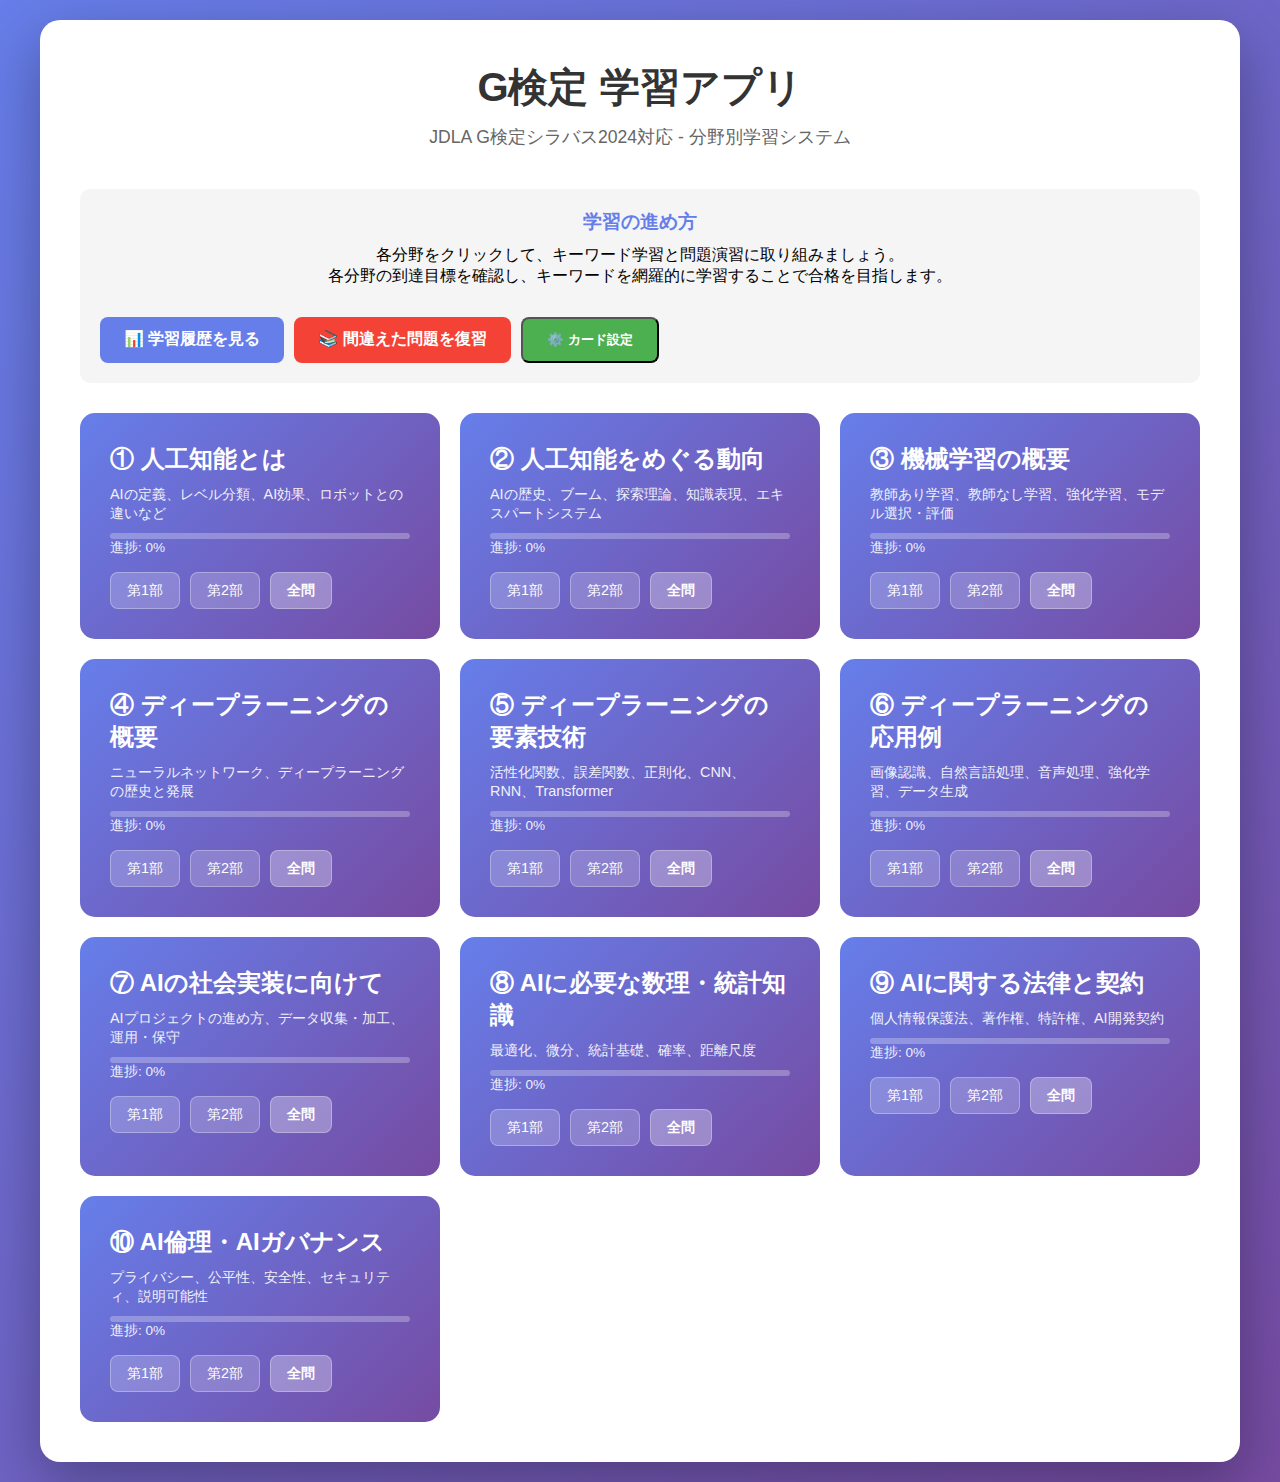
<file: index.html>
<!DOCTYPE html>
<html lang="ja">
<head>
    <meta charset="UTF-8">
    <meta name="viewport" content="width=device-width, initial-scale=1.0">
    <title>G検定 学習アプリ - トップページ</title>
    <style>
        * {
            margin: 0;
            padding: 0;
            box-sizing: border-box;
        }
        
        body {
            font-family: 'Segoe UI', Tahoma, Geneva, Verdana, sans-serif;
            background: linear-gradient(135deg, #667eea 0%, #764ba2 100%);
            min-height: 100vh;
            padding: 20px;
        }
        
        .container {
            max-width: 1200px;
            margin: 0 auto;
            background: white;
            border-radius: 20px;
            box-shadow: 0 20px 60px rgba(0,0,0,0.3);
            padding: 40px;
        }
        
        h1 {
            text-align: center;
            color: #333;
            margin-bottom: 10px;
            font-size: 2.5em;
        }
        
        .subtitle {
            text-align: center;
            color: #666;
            margin-bottom: 40px;
            font-size: 1.1em;
        }
        
        .category-grid {
            display: grid;
            grid-template-columns: repeat(auto-fit, minmax(300px, 1fr));
            gap: 20px;
            margin-top: 30px;
        }
        
        .category-card {
            background: linear-gradient(135deg, #667eea 0%, #764ba2 100%);
            color: white;
            padding: 30px;
            border-radius: 15px;
            cursor: pointer;
            transition: transform 0.3s, box-shadow 0.3s;
            text-decoration: none;
            display: block;
        }
        
        .category-card:hover {
            transform: translateY(-5px);
            box-shadow: 0 10px 30px rgba(0,0,0,0.3);
        }
        
        .category-card h2 {
            font-size: 1.5em;
            margin-bottom: 10px;
        }
        
        .category-card p {
            font-size: 0.9em;
            opacity: 0.9;
        }
        
        .progress-info {
            background: #f5f5f5;
            padding: 20px;
            border-radius: 10px;
            margin-bottom: 30px;
            text-align: center;
        }
        
        .progress-info h3 {
            color: #667eea;
            margin-bottom: 10px;
        }
        
        .history-link {
            display: inline-block;
            margin-top: 15px;
            padding: 12px 24px;
            background: #667eea;
            color: white;
            text-decoration: none;
            border-radius: 8px;
            font-weight: bold;
            transition: background 0.3s;
        }
        
        .history-link:hover {
            background: #5568d3;
        }
        
        .category-progress {
            margin-top: 10px;
            font-size: 0.85em;
            opacity: 0.9;
        }
        
        .progress-bar-container {
            width: 100%;
            height: 6px;
            background: rgba(255,255,255,0.3);
            border-radius: 3px;
            margin-top: 8px;
            overflow: hidden;
        }
        
        .progress-bar-fill {
            height: 100%;
            background: rgba(255,255,255,0.9);
            transition: width 0.3s;
            border-radius: 3px;
        }
        
        .settings-panel {
            background: #f5f5f5;
            padding: 20px;
            border-radius: 10px;
            margin-bottom: 30px;
        }
        
        .settings-panel h3 {
            color: #667eea;
            margin-bottom: 15px;
        }
        
        .setting-item {
            margin-bottom: 15px;
        }
        
        .setting-item label {
            display: flex;
            align-items: center;
            cursor: pointer;
            font-size: 1em;
        }
        
        .setting-item input[type="checkbox"] {
            margin-right: 10px;
            width: 20px;
            height: 20px;
            cursor: pointer;
        }
        
        .category-card.incomplete {
            opacity: 0.7;
            border: 2px solid #ff9800;
        }
        
        .category-card-wrapper {
            background: linear-gradient(135deg, #667eea 0%, #764ba2 100%);
            color: white;
            border-radius: 15px;
            padding: 30px;
            transition: transform 0.3s, box-shadow 0.3s;
        }
        
        .category-card-wrapper:hover {
            transform: translateY(-5px);
            box-shadow: 0 10px 30px rgba(0,0,0,0.3);
        }
        
        .category-card-main {
            margin-bottom: 15px;
        }
        
        .category-card-main h2 {
            font-size: 1.5em;
            margin-bottom: 10px;
        }
        
        .category-card-main p {
            font-size: 0.9em;
            opacity: 0.9;
            margin-bottom: 10px;
        }
        
        .category-parts {
            display: flex;
            gap: 10px;
            margin-top: 15px;
            flex-wrap: wrap;
        }
        
        .part-btn {
            background: rgba(255, 255, 255, 0.2);
            color: white;
            padding: 8px 16px;
            border-radius: 8px;
            text-decoration: none;
            font-size: 0.9em;
            transition: background 0.3s;
            border: 1px solid rgba(255, 255, 255, 0.3);
        }
        
        .part-btn:hover {
            background: rgba(255, 255, 255, 0.3);
            transform: translateY(-2px);
        }
        
        .part-btn.all-btn {
            background: rgba(255, 255, 255, 0.3);
            font-weight: bold;
        }
    </style>
</head>
<body>
    <div class="container">
        <h1>G検定 学習アプリ</h1>
        <p class="subtitle">JDLA G検定シラバス2024対応 - 分野別学習システム</p>
        
        <div class="progress-info">
            <h3>学習の進め方</h3>
            <p>各分野をクリックして、キーワード学習と問題演習に取り組みましょう。<br>
            各分野の到達目標を確認し、キーワードを網羅的に学習することで合格を目指します。</p>
            <div style="margin-top: 15px; display: flex; gap: 10px; flex-wrap: wrap;">
                <a href="history.html" class="history-link">📊 学習履歴を見る</a>
                <a href="review.html" class="history-link" style="background: #f44336;">📚 間違えた問題を復習</a>
                <button onclick="toggleSettings()" class="history-link" style="background: #4caf50;">⚙️ カード設定</button>
                <button onclick="resumeSession()" class="history-link" style="background: #ff9800; display: none;" id="resumeBtn">▶️ 学習を再開</button>
            </div>
        </div>
        
        <div class="settings-panel" id="settingsPanel" style="display: none;">
            <h3>⚙️ カード表示設定</h3>
            <div class="setting-item">
                <label>
                    <input type="checkbox" id="showProgress" checked onchange="saveCardSettings()">
                    進捗バーを表示する
                </label>
            </div>
            <div class="setting-item">
                <label>
                    <input type="checkbox" id="showProgressText" checked onchange="saveCardSettings()">
                    進捗率のテキストを表示する
                </label>
            </div>
            <div class="setting-item">
                <label>
                    <input type="checkbox" id="highlightIncomplete" checked onchange="saveCardSettings()">
                    未完了の分野を強調表示する
                </label>
            </div>
        </div>
        
        <div class="category-grid">
            <div class="category-card-wrapper" data-category="category1">
                <div class="category-card-main">
                    <h2>① 人工知能とは</h2>
                    <p>AIの定義、レベル分類、AI効果、ロボットとの違いなど</p>
                    <div class="category-progress">
                        <div class="progress-bar-container">
                            <div class="progress-bar-fill" style="width: 0%"></div>
                        </div>
                        <span class="progress-text">進捗: 0%</span>
                    </div>
                </div>
                <div class="category-parts">
                    <a href="category1.html?part=1" class="part-btn">第1部</a>
                    <a href="category1.html?part=2" class="part-btn">第2部</a>
                    <a href="category1.html" class="part-btn all-btn">全問</a>
                </div>
            </div>
            
            <div class="category-card-wrapper" data-category="category2">
                <div class="category-card-main">
                    <h2>② 人工知能をめぐる動向</h2>
                    <p>AIの歴史、ブーム、探索理論、知識表現、エキスパートシステム</p>
                    <div class="category-progress">
                        <div class="progress-bar-container">
                            <div class="progress-bar-fill" style="width: 0%"></div>
                        </div>
                        <span class="progress-text">進捗: 0%</span>
                    </div>
                </div>
                <div class="category-parts">
                    <a href="category2.html?part=1" class="part-btn">第1部</a>
                    <a href="category2.html?part=2" class="part-btn">第2部</a>
                    <a href="category2.html" class="part-btn all-btn">全問</a>
                </div>
            </div>
            
            <div class="category-card-wrapper" data-category="category3">
                <div class="category-card-main">
                    <h2>③ 機械学習の概要</h2>
                    <p>教師あり学習、教師なし学習、強化学習、モデル選択・評価</p>
                    <div class="category-progress">
                        <div class="progress-bar-container">
                            <div class="progress-bar-fill" style="width: 0%"></div>
                        </div>
                        <span class="progress-text">進捗: 0%</span>
                    </div>
                </div>
                <div class="category-parts">
                    <a href="category3.html?part=1" class="part-btn">第1部</a>
                    <a href="category3.html?part=2" class="part-btn">第2部</a>
                    <a href="category3.html" class="part-btn all-btn">全問</a>
                </div>
            </div>
            
            <div class="category-card-wrapper" data-category="category4">
                <div class="category-card-main">
                    <h2>④ ディープラーニングの概要</h2>
                    <p>ニューラルネットワーク、ディープラーニングの歴史と発展</p>
                    <div class="category-progress">
                        <div class="progress-bar-container">
                            <div class="progress-bar-fill" style="width: 0%"></div>
                        </div>
                        <span class="progress-text">進捗: 0%</span>
                    </div>
                </div>
                <div class="category-parts">
                    <a href="category4.html?part=1" class="part-btn">第1部</a>
                    <a href="category4.html?part=2" class="part-btn">第2部</a>
                    <a href="category4.html" class="part-btn all-btn">全問</a>
                </div>
            </div>
            
            <div class="category-card-wrapper" data-category="category5">
                <div class="category-card-main">
                    <h2>⑤ ディープラーニングの要素技術</h2>
                    <p>活性化関数、誤差関数、正則化、CNN、RNN、Transformer</p>
                    <div class="category-progress">
                        <div class="progress-bar-container">
                            <div class="progress-bar-fill" style="width: 0%"></div>
                        </div>
                        <span class="progress-text">進捗: 0%</span>
                    </div>
                </div>
                <div class="category-parts">
                    <a href="category5.html?part=1" class="part-btn">第1部</a>
                    <a href="category5.html?part=2" class="part-btn">第2部</a>
                    <a href="category5.html" class="part-btn all-btn">全問</a>
                </div>
            </div>
            
            <div class="category-card-wrapper" data-category="category6">
                <div class="category-card-main">
                    <h2>⑥ ディープラーニングの応用例</h2>
                    <p>画像認識、自然言語処理、音声処理、強化学習、データ生成</p>
                    <div class="category-progress">
                        <div class="progress-bar-container">
                            <div class="progress-bar-fill" style="width: 0%"></div>
                        </div>
                        <span class="progress-text">進捗: 0%</span>
                    </div>
                </div>
                <div class="category-parts">
                    <a href="category6.html?part=1" class="part-btn">第1部</a>
                    <a href="category6.html?part=2" class="part-btn">第2部</a>
                    <a href="category6.html" class="part-btn all-btn">全問</a>
                </div>
            </div>
            
            <div class="category-card-wrapper" data-category="category7">
                <div class="category-card-main">
                    <h2>⑦ AIの社会実装に向けて</h2>
                    <p>AIプロジェクトの進め方、データ収集・加工、運用・保守</p>
                    <div class="category-progress">
                        <div class="progress-bar-container">
                            <div class="progress-bar-fill" style="width: 0%"></div>
                        </div>
                        <span class="progress-text">進捗: 0%</span>
                    </div>
                </div>
                <div class="category-parts">
                    <a href="category7.html?part=1" class="part-btn">第1部</a>
                    <a href="category7.html?part=2" class="part-btn">第2部</a>
                    <a href="category7.html" class="part-btn all-btn">全問</a>
                </div>
            </div>
            
            <div class="category-card-wrapper" data-category="category8">
                <div class="category-card-main">
                    <h2>⑧ AIに必要な数理・統計知識</h2>
                    <p>最適化、微分、統計基礎、確率、距離尺度</p>
                    <div class="category-progress">
                        <div class="progress-bar-container">
                            <div class="progress-bar-fill" style="width: 0%"></div>
                        </div>
                        <span class="progress-text">進捗: 0%</span>
                    </div>
                </div>
                <div class="category-parts">
                    <a href="category8.html?part=1" class="part-btn">第1部</a>
                    <a href="category8.html?part=2" class="part-btn">第2部</a>
                    <a href="category8.html" class="part-btn all-btn">全問</a>
                </div>
            </div>
            
            <div class="category-card-wrapper" data-category="category9">
                <div class="category-card-main">
                    <h2>⑨ AIに関する法律と契約</h2>
                    <p>個人情報保護法、著作権、特許権、AI開発契約</p>
                    <div class="category-progress">
                        <div class="progress-bar-container">
                            <div class="progress-bar-fill" style="width: 0%"></div>
                        </div>
                        <span class="progress-text">進捗: 0%</span>
                    </div>
                </div>
                <div class="category-parts">
                    <a href="category9.html?part=1" class="part-btn">第1部</a>
                    <a href="category9.html?part=2" class="part-btn">第2部</a>
                    <a href="category9.html" class="part-btn all-btn">全問</a>
                </div>
            </div>
            
            <div class="category-card-wrapper" data-category="category10">
                <div class="category-card-main">
                    <h2>⑩ AI倫理・AIガバナンス</h2>
                    <p>プライバシー、公平性、安全性、セキュリティ、説明可能性</p>
                    <div class="category-progress">
                        <div class="progress-bar-container">
                            <div class="progress-bar-fill" style="width: 0%"></div>
                        </div>
                        <span class="progress-text">進捗: 0%</span>
                    </div>
                </div>
                <div class="category-parts">
                    <a href="category10.html?part=1" class="part-btn">第1部</a>
                    <a href="category10.html?part=2" class="part-btn">第2部</a>
                    <a href="category10.html" class="part-btn all-btn">全問</a>
                </div>
            </div>
        </div>
    </div>
    <script src="script.js"></script>
    <script>
        // カード設定を読み込み
        function loadCardSettings() {
            const settings = JSON.parse(localStorage.getItem('card_settings') || '{"showProgress": true, "showProgressText": true, "highlightIncomplete": true}');
            document.getElementById('showProgress').checked = settings.showProgress;
            document.getElementById('showProgressText').checked = settings.showProgressText;
            document.getElementById('highlightIncomplete').checked = settings.highlightIncomplete;
            applyCardSettings();
        }
        
        // カード設定を保存
        function saveCardSettings() {
            const settings = {
                showProgress: document.getElementById('showProgress').checked,
                showProgressText: document.getElementById('showProgressText').checked,
                highlightIncomplete: document.getElementById('highlightIncomplete').checked
            };
            localStorage.setItem('card_settings', JSON.stringify(settings));
            applyCardSettings();
        }
        
        // カード設定を適用
        function applyCardSettings() {
            const settings = JSON.parse(localStorage.getItem('card_settings') || '{"showProgress": true, "showProgressText": true, "highlightIncomplete": true}');
            const progressBars = document.querySelectorAll('.category-progress');
            const progressTexts = document.querySelectorAll('.progress-text');
            
            progressBars.forEach(bar => {
                bar.style.display = settings.showProgress ? 'block' : 'none';
            });
            
            progressTexts.forEach(text => {
                text.style.display = settings.showProgressText ? 'inline' : 'none';
            });
            
            // 未完了の強調表示
            if (settings.highlightIncomplete) {
                const progress = StudyHistory.getAllProgress();
                document.querySelectorAll('.category-card-wrapper').forEach(wrapper => {
                    const category = wrapper.getAttribute('data-category');
                    if (category && progress[category] !== undefined) {
                        if (progress[category] < 100) {
                            wrapper.classList.add('incomplete');
                        } else {
                            wrapper.classList.remove('incomplete');
                        }
                    }
                });
            } else {
                document.querySelectorAll('.category-card-wrapper').forEach(wrapper => {
                    wrapper.classList.remove('incomplete');
                });
            }
        }
        
        // 設定パネルの表示/非表示
        function toggleSettings() {
            const panel = document.getElementById('settingsPanel');
            panel.style.display = panel.style.display === 'none' ? 'block' : 'none';
        }
        
        // 学習セッションを再開
        function resumeSession() {
            const session = StudyHistory.getSession();
            if (session && session.category) {
                const url = session.category + '.html';
                if (session.questionIndex !== undefined) {
                    window.location.href = url + '#question-' + session.questionIndex;
                } else {
                    window.location.href = url;
                }
            } else {
                alert('保存された学習セッションがありません。');
            }
        }
        
        // ページ読み込み時に進捗を表示
        document.addEventListener('DOMContentLoaded', function() {
            loadCardSettings();
            const progress = StudyHistory.getAllProgress();
            document.querySelectorAll('.category-card-wrapper').forEach(wrapper => {
                const category = wrapper.getAttribute('data-category');
                if (category && progress[category] !== undefined) {
                    const progressBar = wrapper.querySelector('.progress-bar-fill');
                    const progressText = wrapper.querySelector('.progress-text');
                    if (progressBar && progressText) {
                        progressBar.style.width = progress[category] + '%';
                        progressText.textContent = `進捗: ${progress[category]}%`;
                    }
                }
            });
            applyCardSettings();
            
            // 保存されたセッションがあるかチェック
            const session = StudyHistory.getSession();
            const resumeBtn = document.getElementById('resumeBtn');
            if (session && session.category) {
                resumeBtn.style.display = 'inline-block';
            } else {
                resumeBtn.style.display = 'none';
            }
        });
    </script>
</body>
</html>
</file>
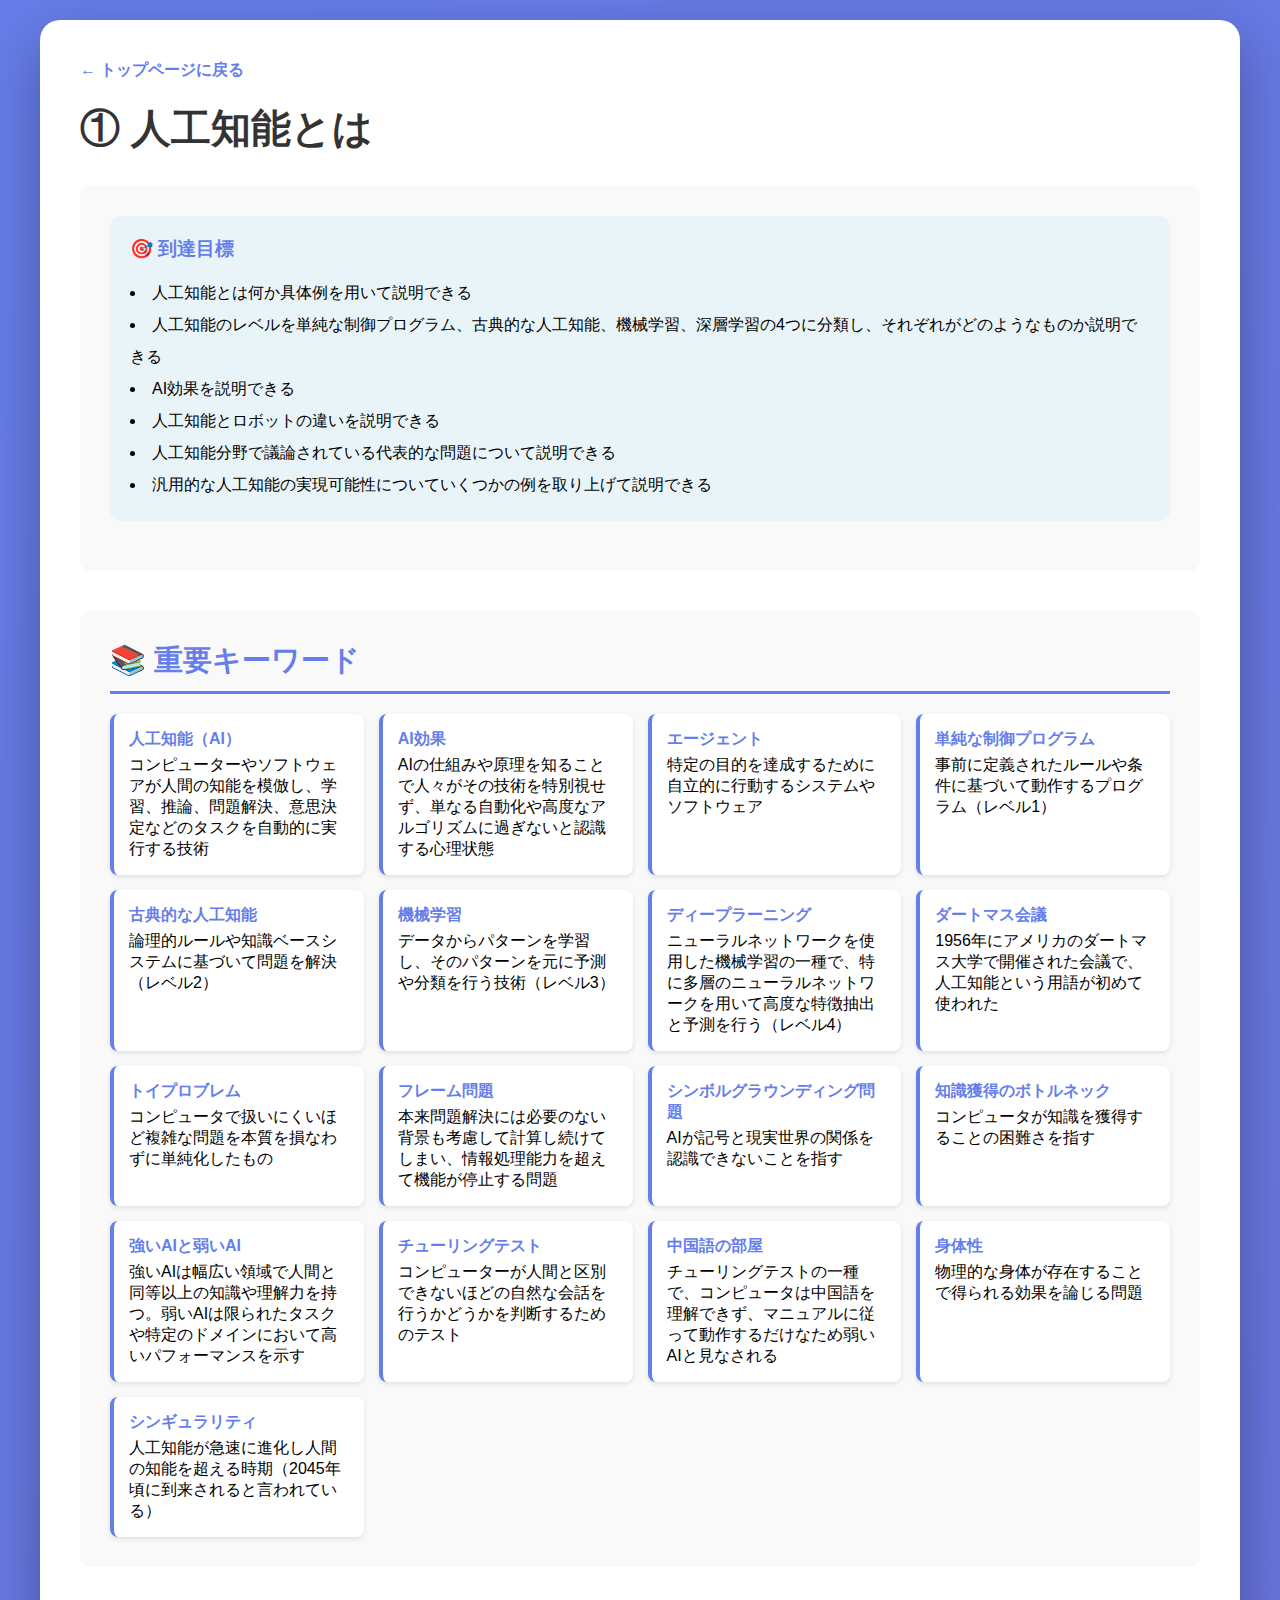
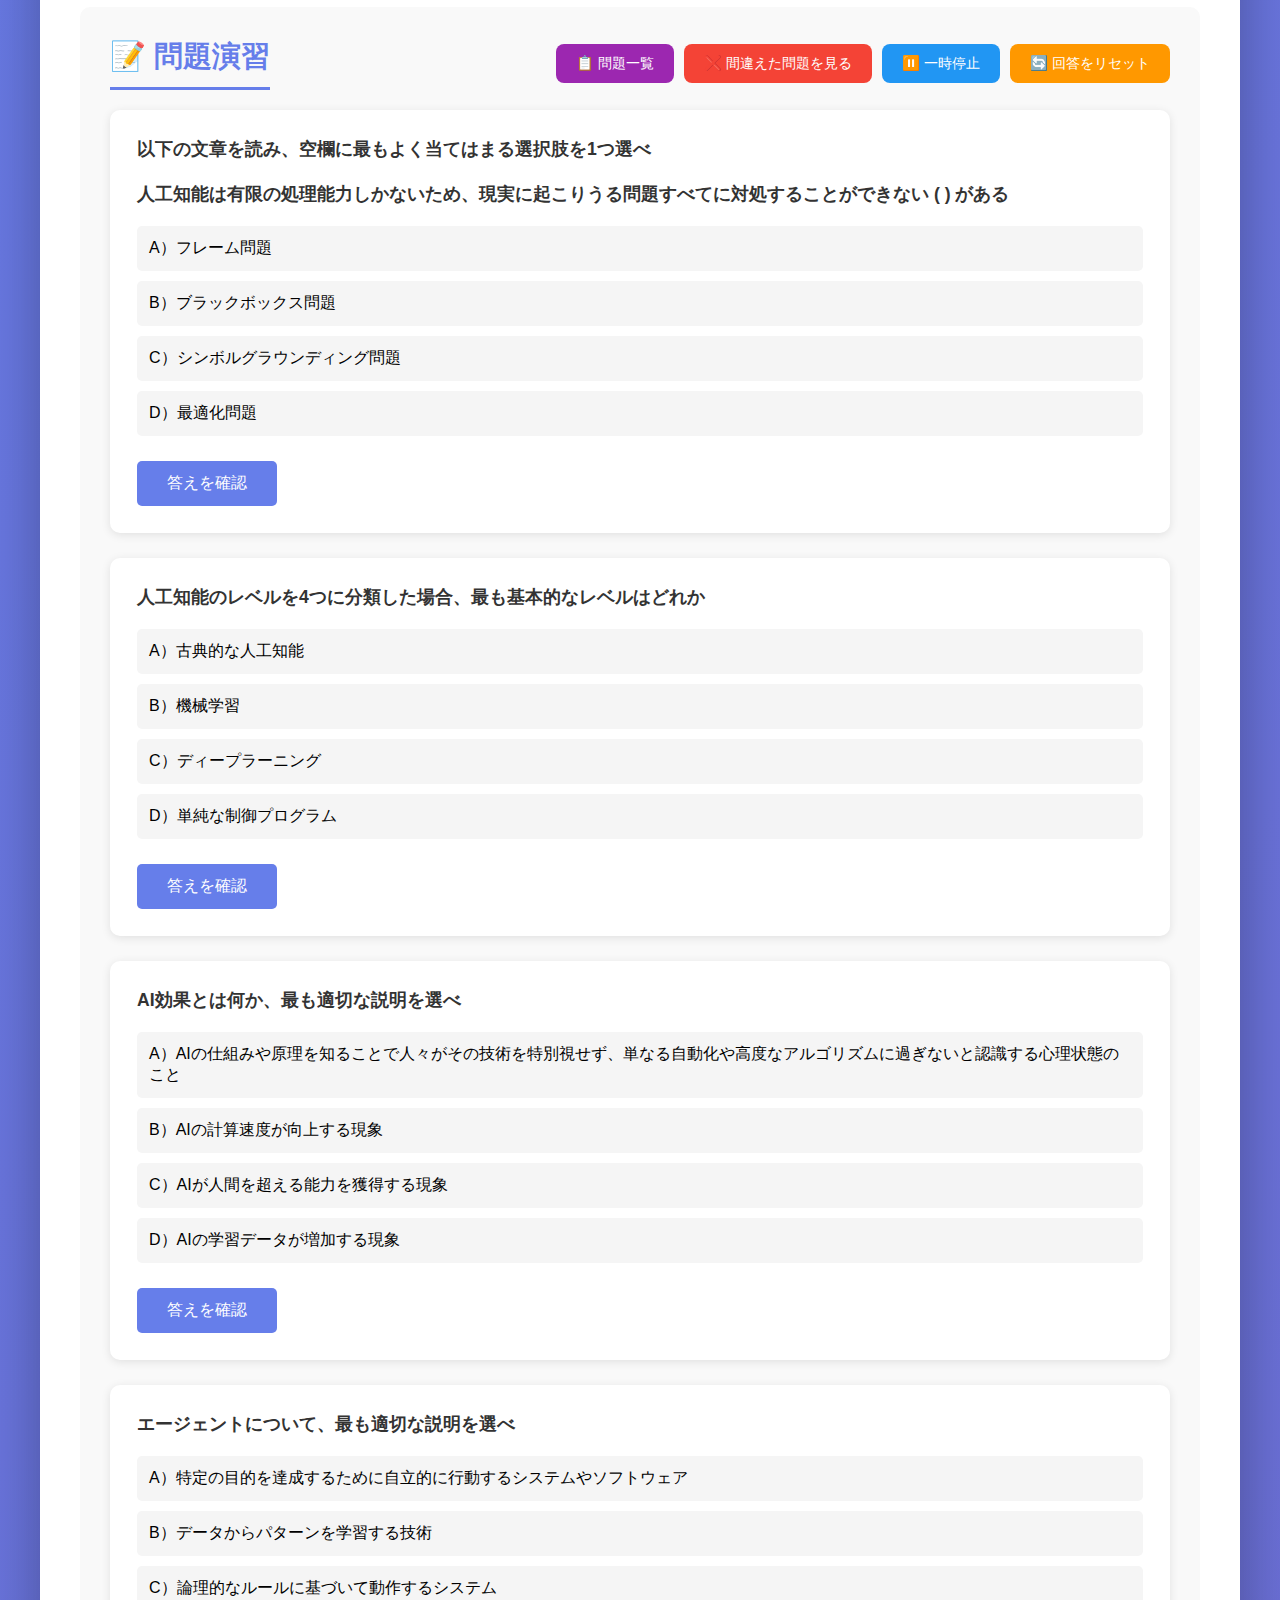
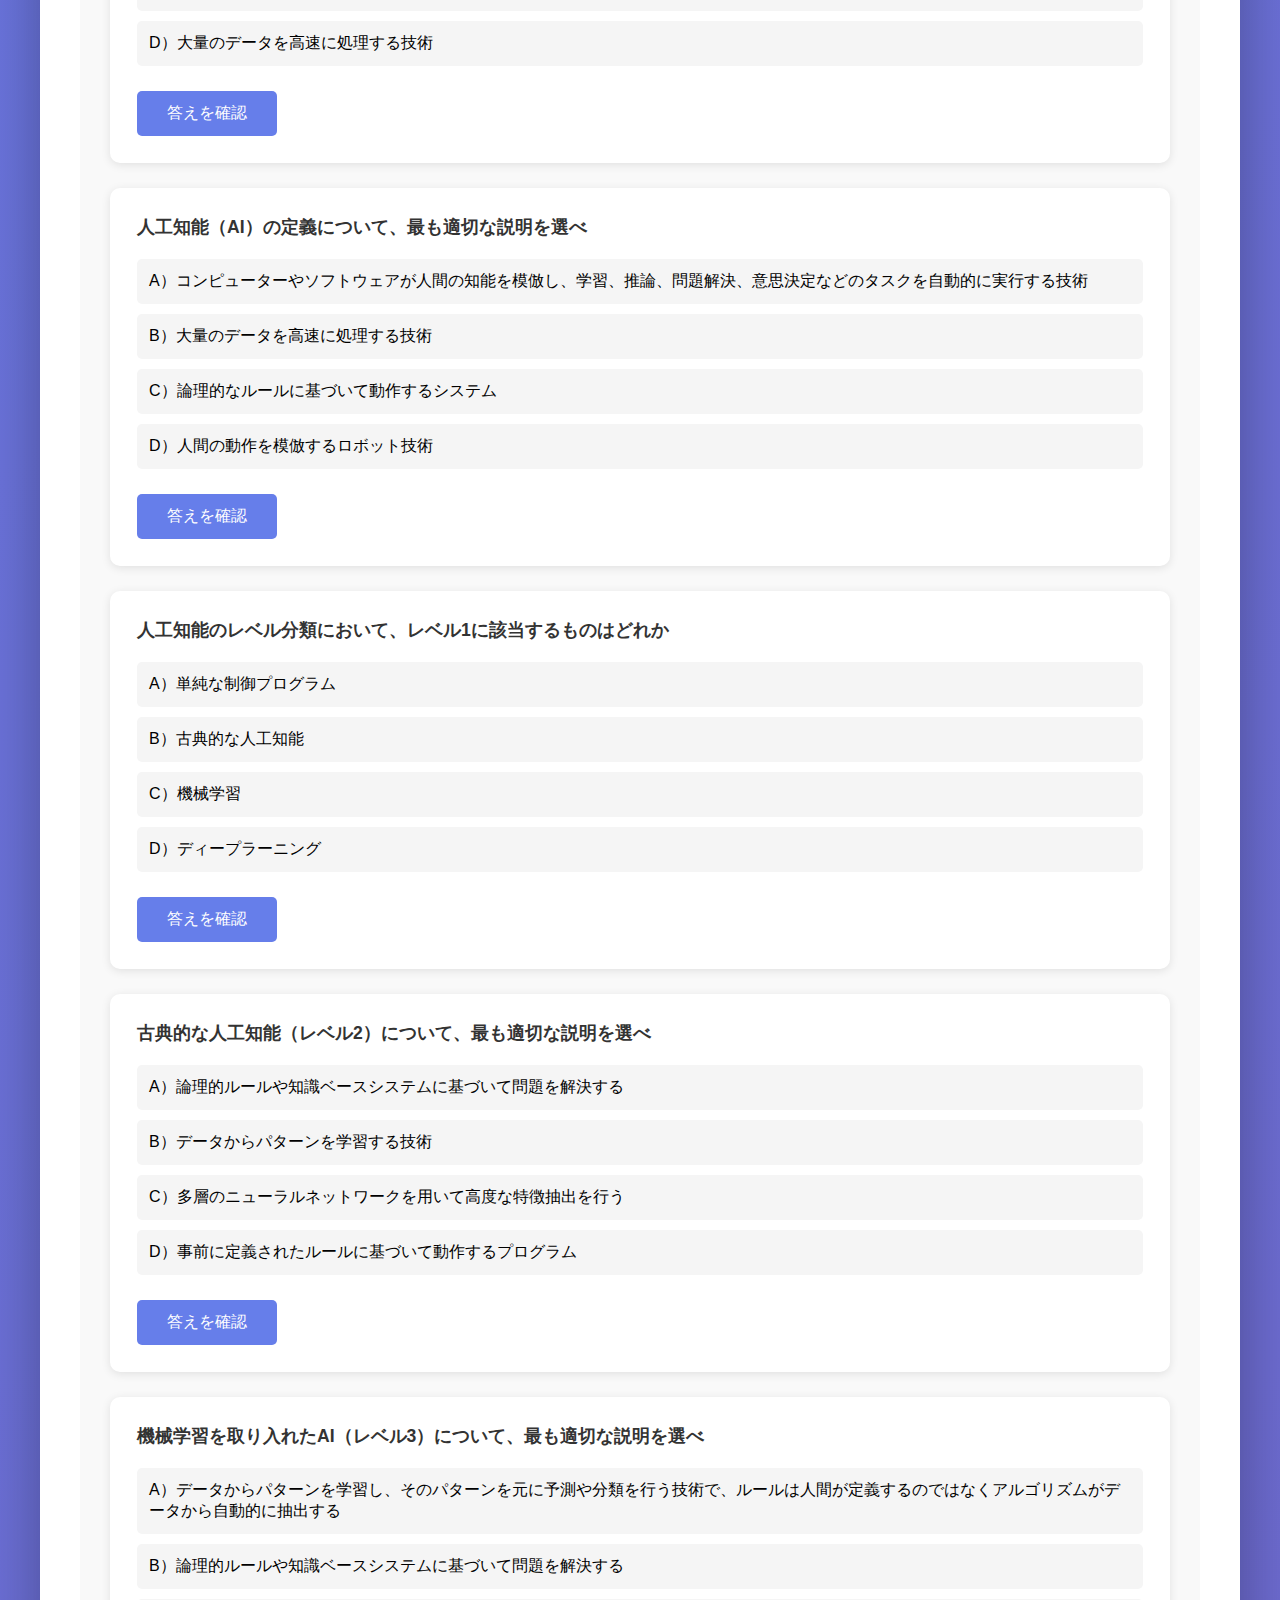
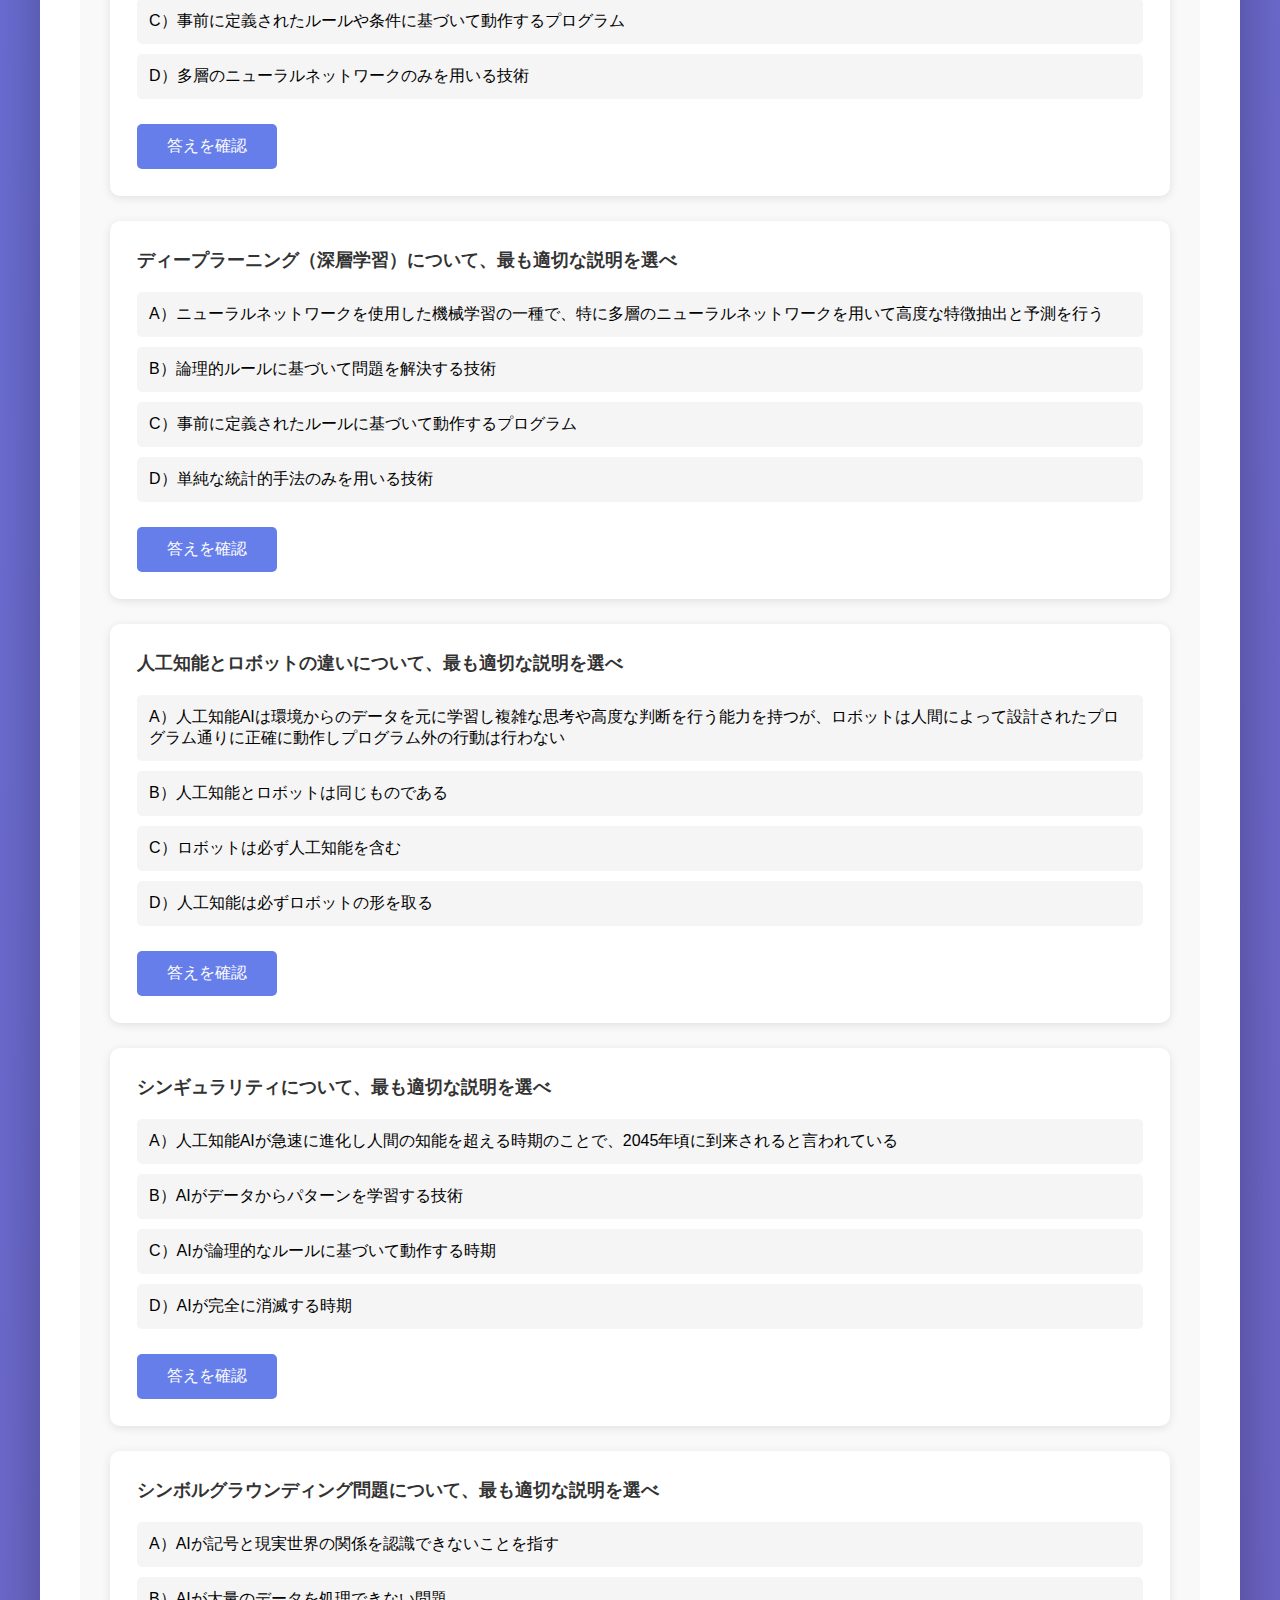
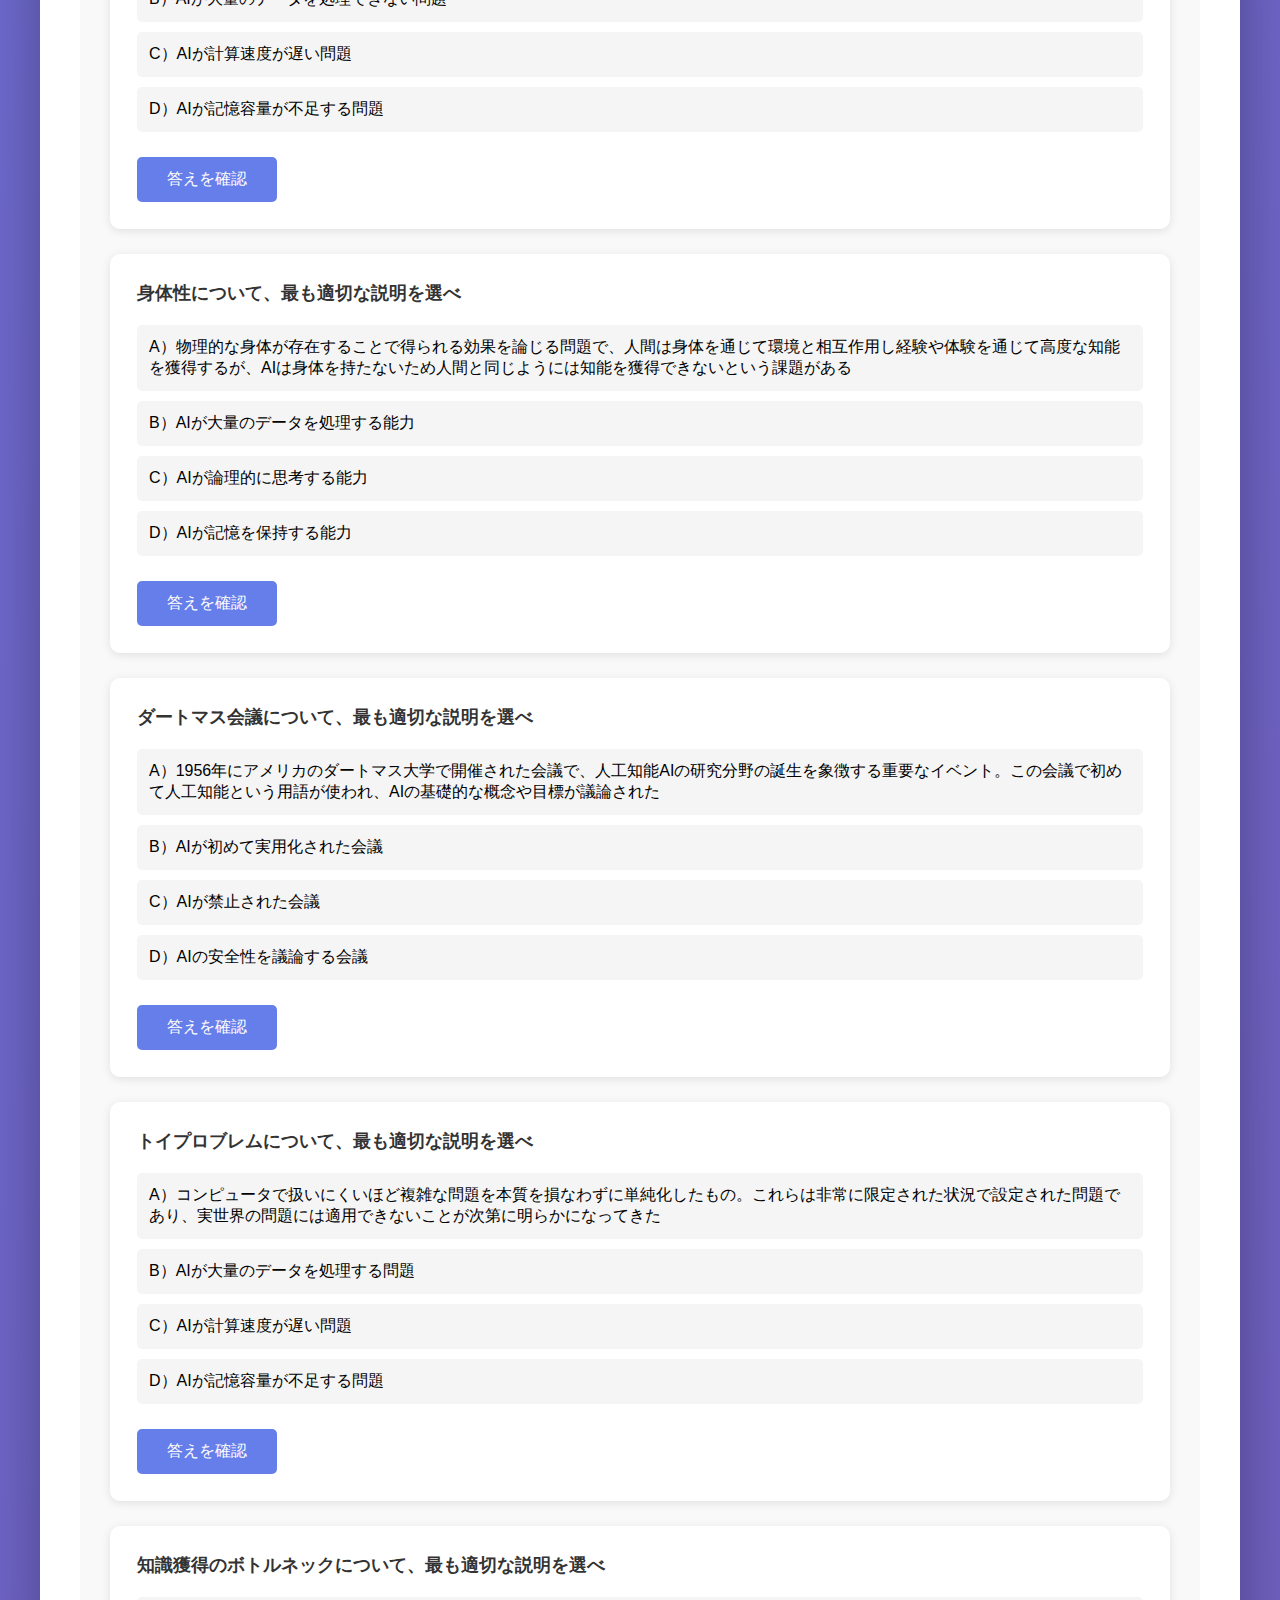
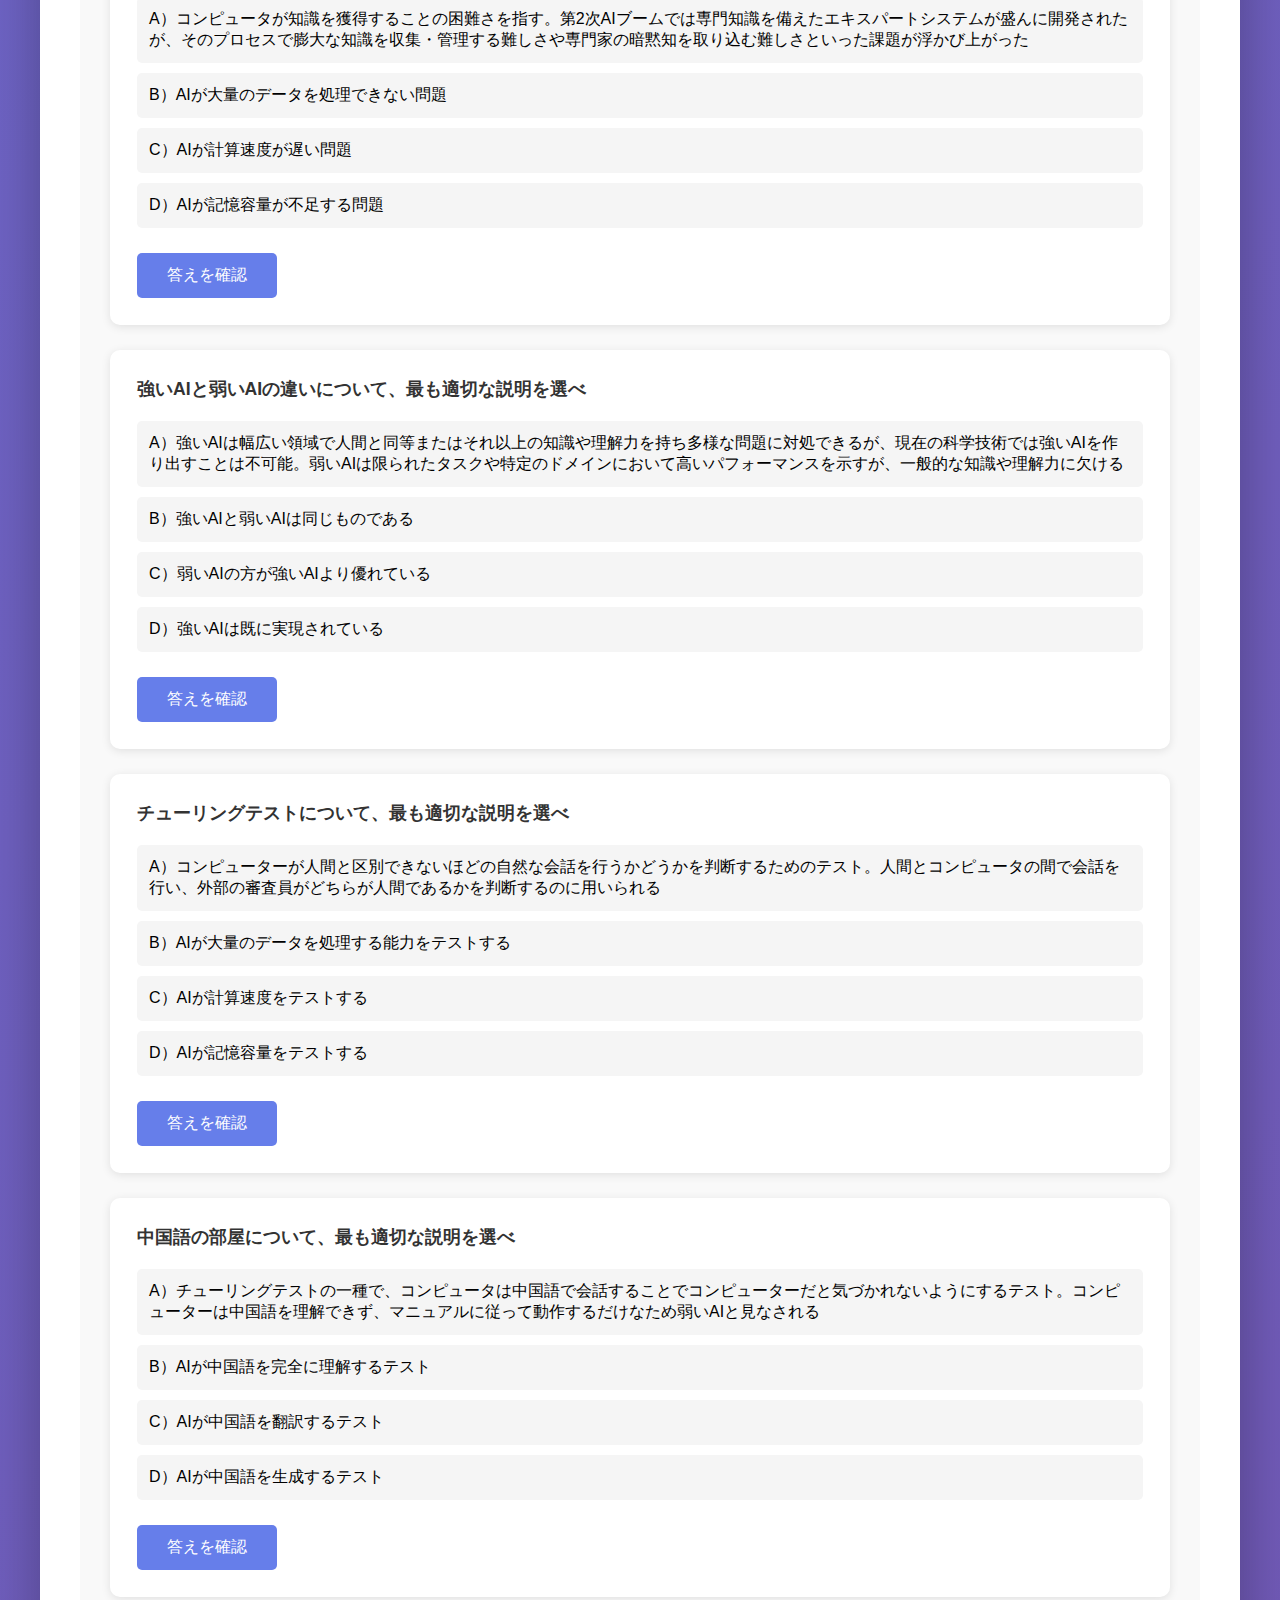
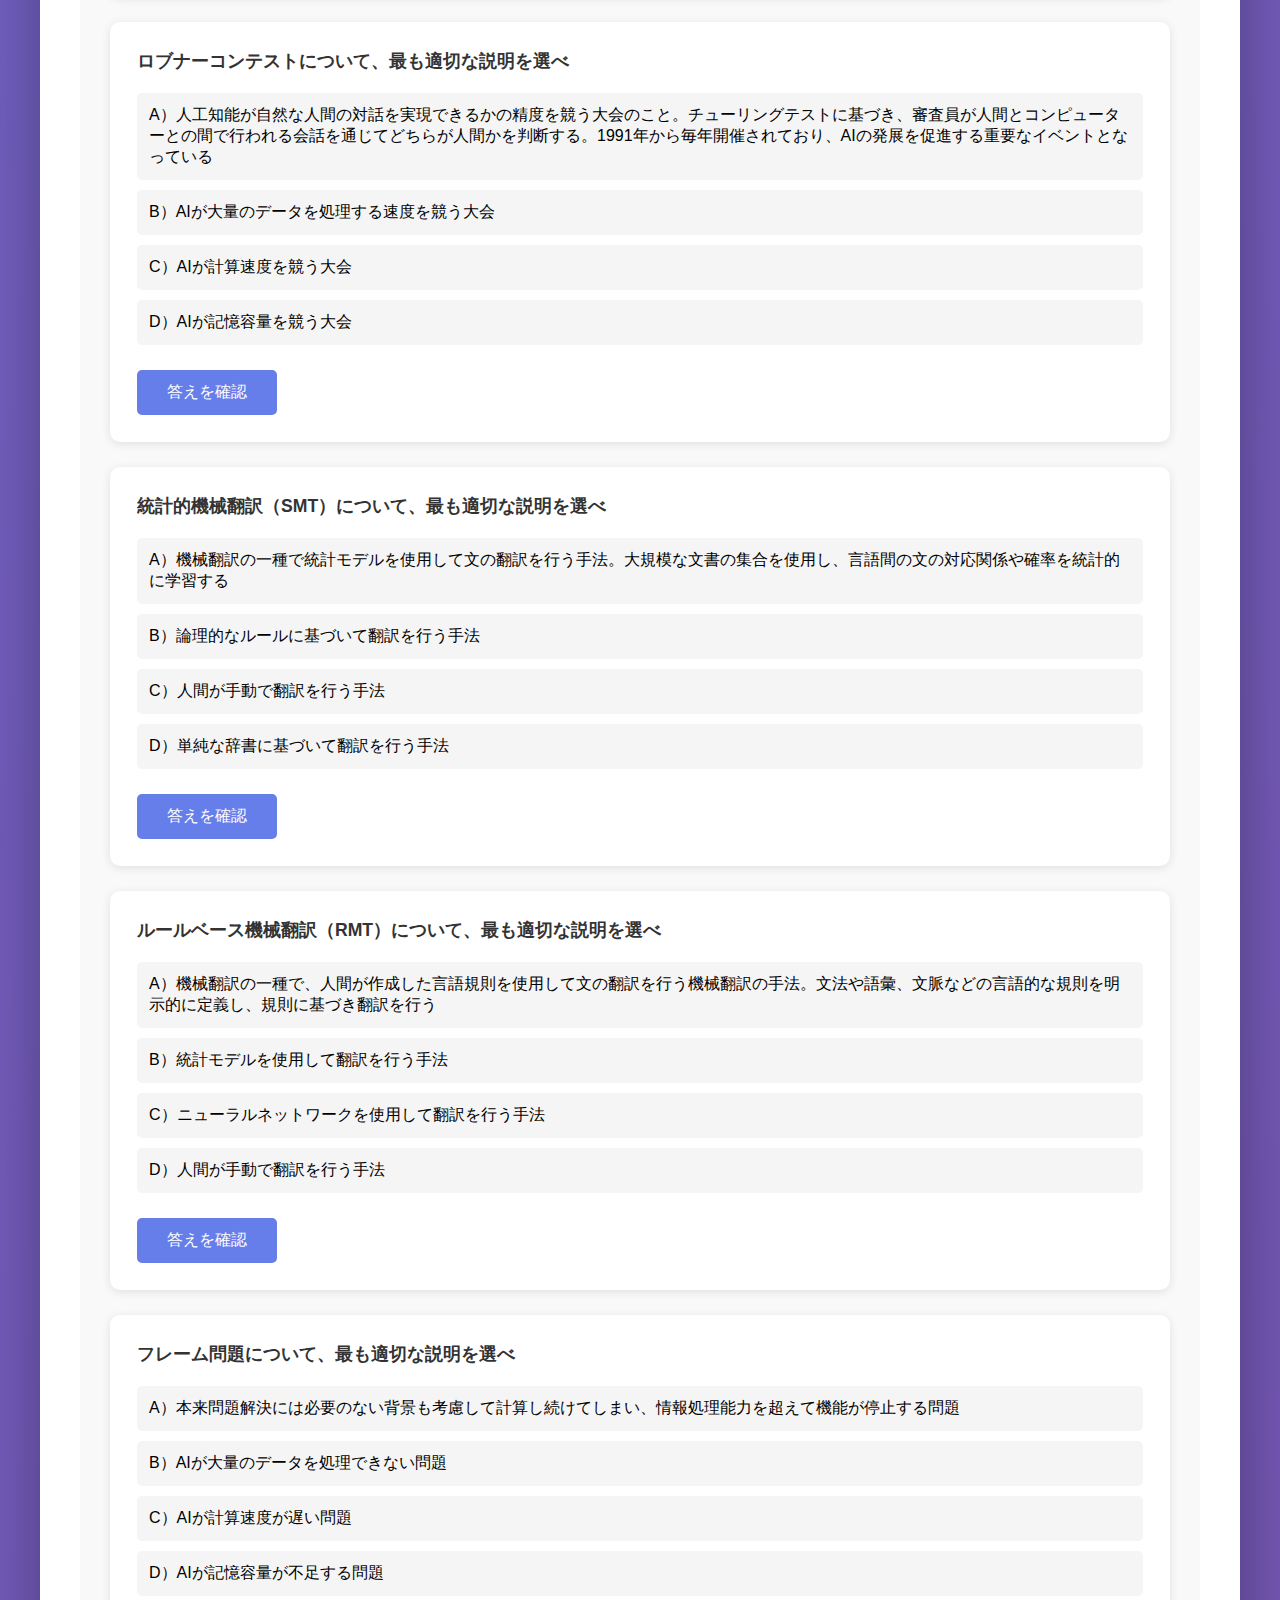
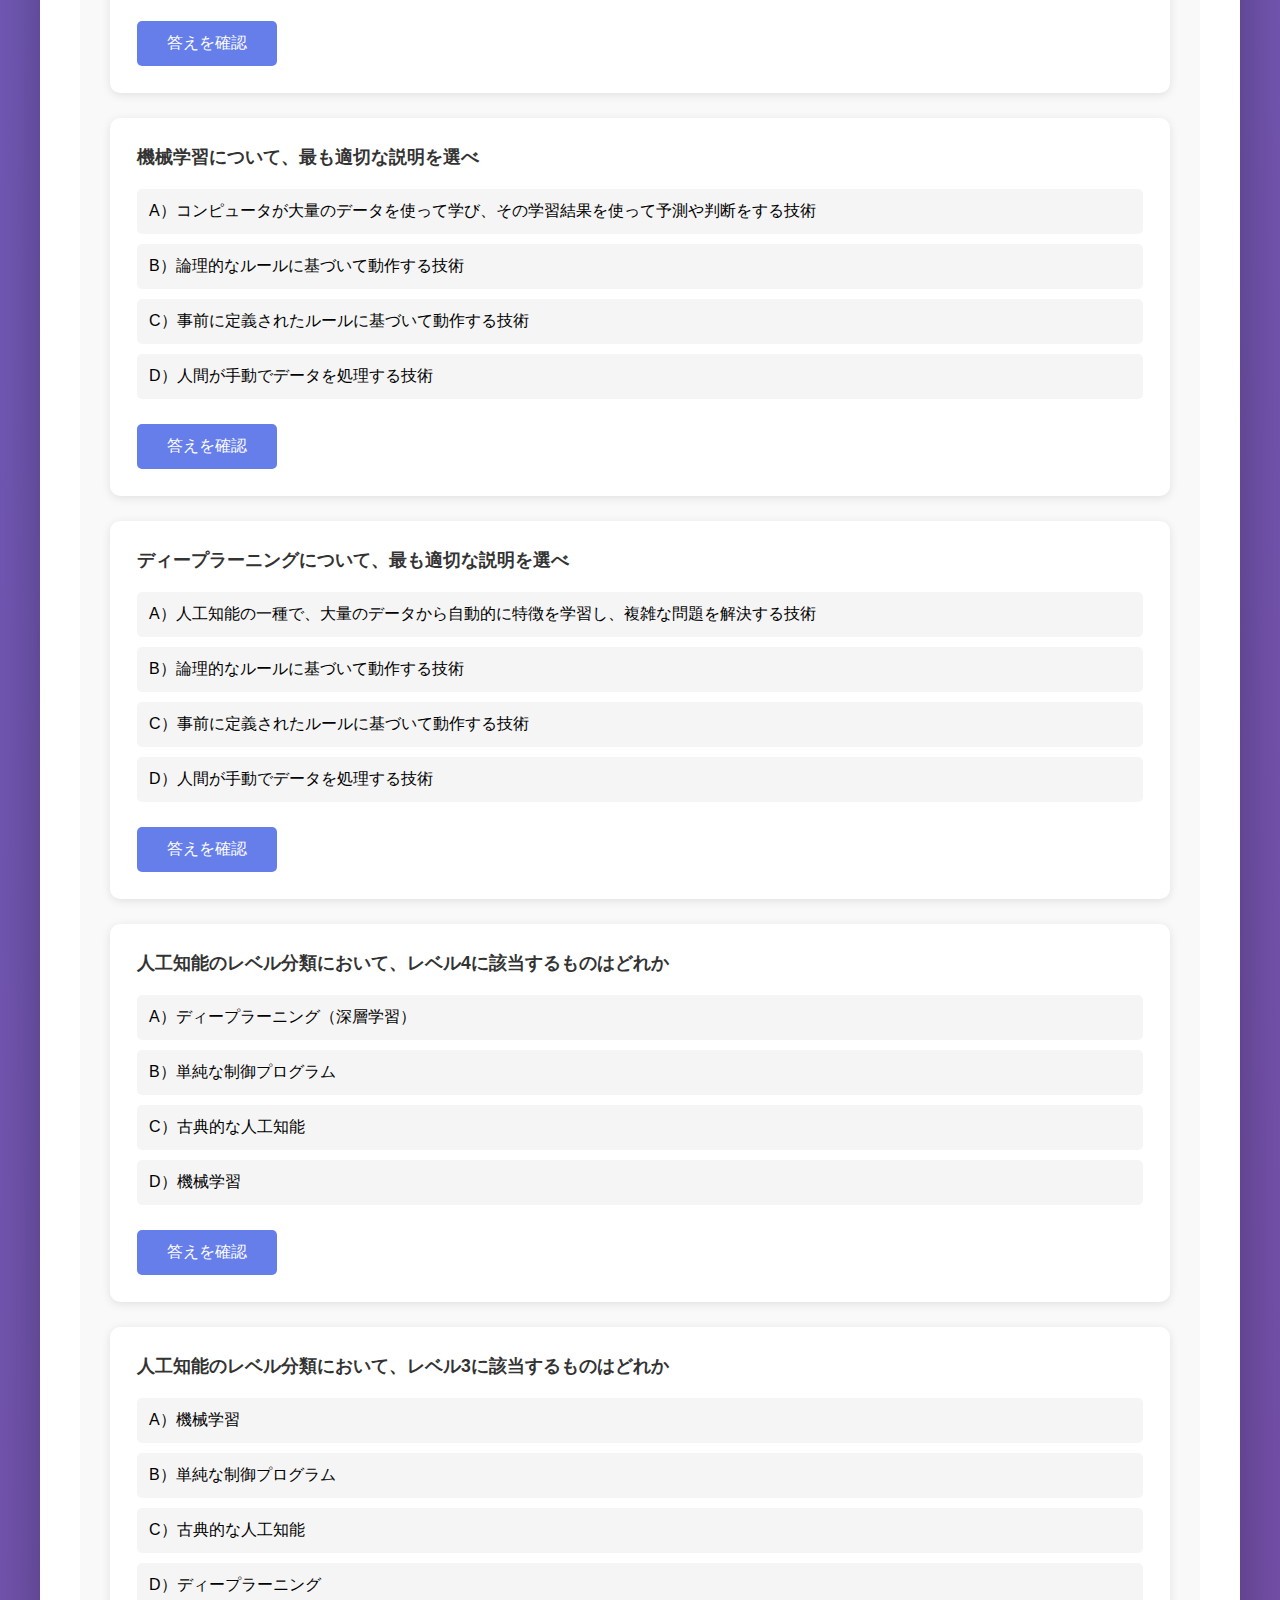
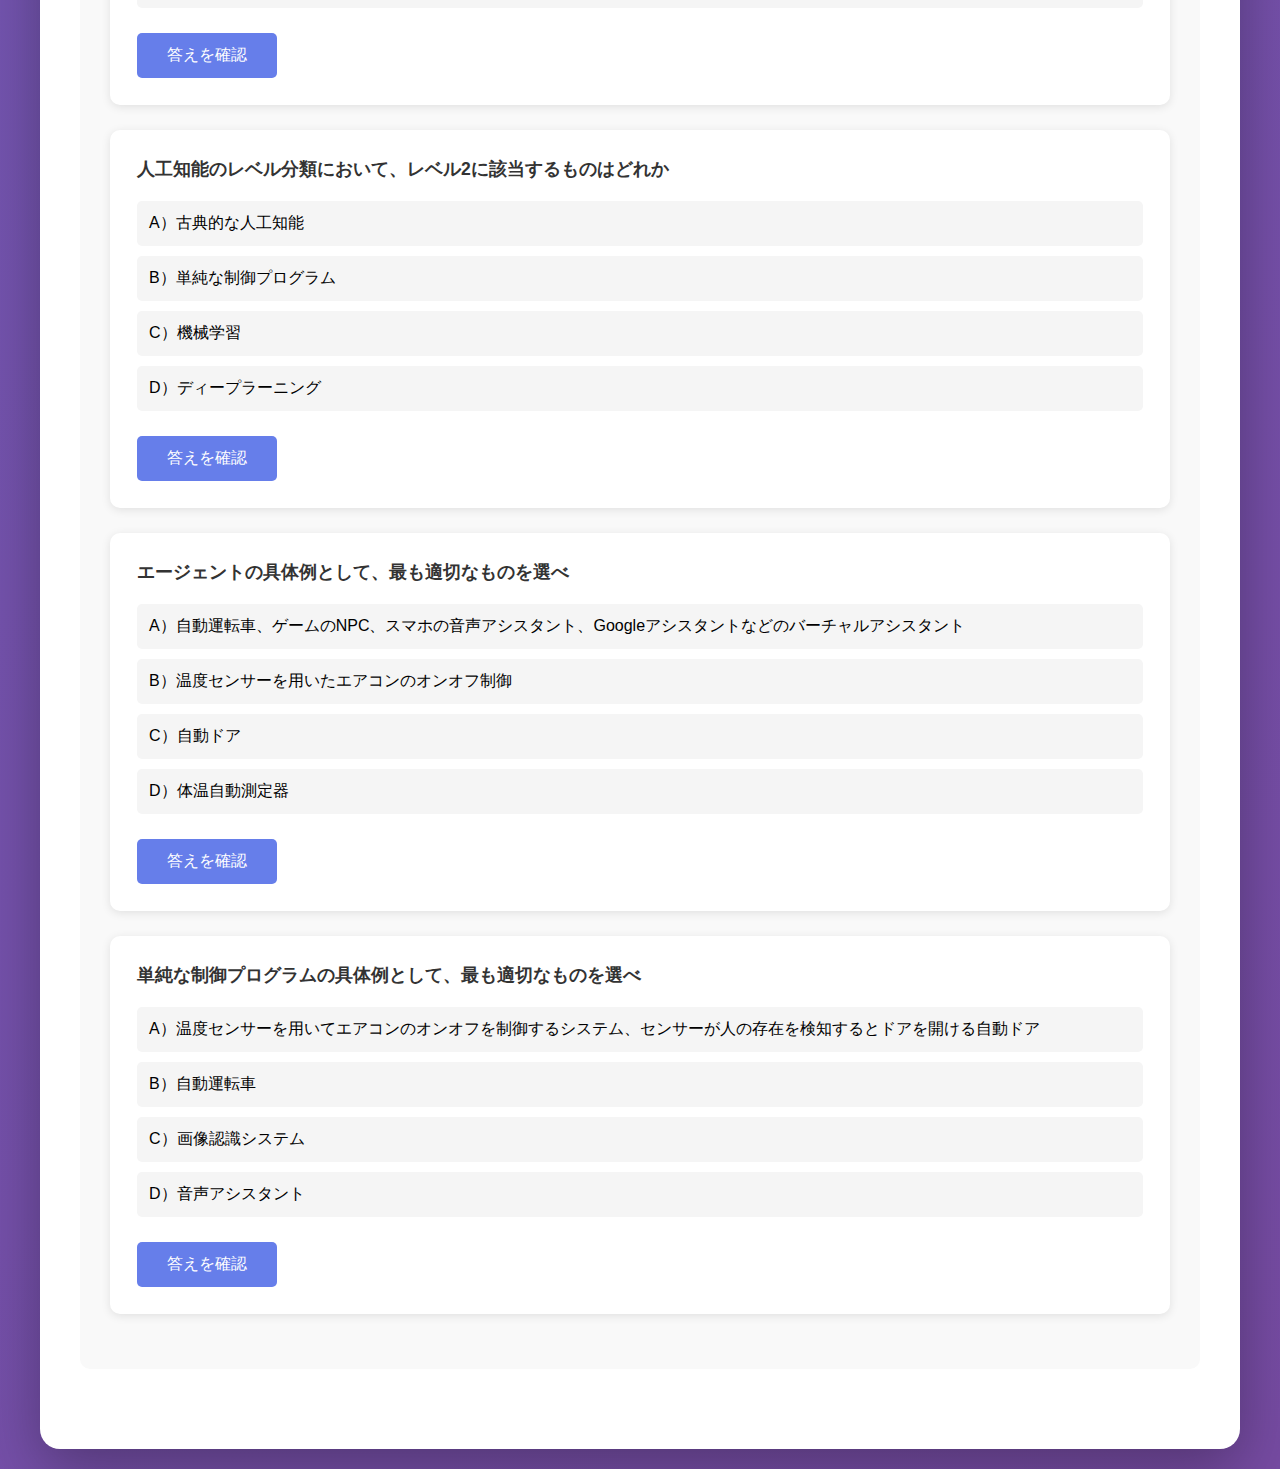
<file: category1.html>
<!DOCTYPE html>
<html lang="ja">
<head>
    <meta charset="UTF-8">
    <meta name="viewport" content="width=device-width, initial-scale=1.0">
    <title>① 人工知能とは - G検定 学習アプリ</title>
    <link rel="stylesheet" href="styles.css">
</head>
<body>
    <div class="container">
        <a href="index.html" class="back-link">← トップページに戻る</a>
        
        <h1>① 人工知能とは</h1>
        
        <div class="section">
            <div class="goals">
                <h3>🎯 到達目標</h3>
                <ul>
                    <li>人工知能とは何か具体例を用いて説明できる</li>
                    <li>人工知能のレベルを単純な制御プログラム、古典的な人工知能、機械学習、深層学習の4つに分類し、それぞれがどのようなものか説明できる</li>
                    <li>AI効果を説明できる</li>
                    <li>人工知能とロボットの違いを説明できる</li>
                    <li>人工知能分野で議論されている代表的な問題について説明できる</li>
                    <li>汎用的な人工知能の実現可能性についていくつかの例を取り上げて説明できる</li>
                </ul>
            </div>
        </div>
        
        <div class="section">
            <h2>📚 重要キーワード</h2>
            <div class="keywords">
                <div class="keyword-item">
                    <strong>人工知能（AI）</strong>
                    コンピューターやソフトウェアが人間の知能を模倣し、学習、推論、問題解決、意思決定などのタスクを自動的に実行する技術
                </div>
                <div class="keyword-item">
                    <strong>AI効果</strong>
                    AIの仕組みや原理を知ることで人々がその技術を特別視せず、単なる自動化や高度なアルゴリズムに過ぎないと認識する心理状態
                </div>
                <div class="keyword-item">
                    <strong>エージェント</strong>
                    特定の目的を達成するために自立的に行動するシステムやソフトウェア
                </div>
                <div class="keyword-item">
                    <strong>単純な制御プログラム</strong>
                    事前に定義されたルールや条件に基づいて動作するプログラム（レベル1）
                </div>
                <div class="keyword-item">
                    <strong>古典的な人工知能</strong>
                    論理的ルールや知識ベースシステムに基づいて問題を解決（レベル2）
                </div>
                <div class="keyword-item">
                    <strong>機械学習</strong>
                    データからパターンを学習し、そのパターンを元に予測や分類を行う技術（レベル3）
                </div>
                <div class="keyword-item">
                    <strong>ディープラーニング</strong>
                    ニューラルネットワークを使用した機械学習の一種で、特に多層のニューラルネットワークを用いて高度な特徴抽出と予測を行う（レベル4）
                </div>
                <div class="keyword-item">
                    <strong>ダートマス会議</strong>
                    1956年にアメリカのダートマス大学で開催された会議で、人工知能という用語が初めて使われた
                </div>
                <div class="keyword-item">
                    <strong>トイプロブレム</strong>
                    コンピュータで扱いにくいほど複雑な問題を本質を損なわずに単純化したもの
                </div>
                <div class="keyword-item">
                    <strong>フレーム問題</strong>
                    本来問題解決には必要のない背景も考慮して計算し続けてしまい、情報処理能力を超えて機能が停止する問題
                </div>
                <div class="keyword-item">
                    <strong>シンボルグラウンディング問題</strong>
                    AIが記号と現実世界の関係を認識できないことを指す
                </div>
                <div class="keyword-item">
                    <strong>知識獲得のボトルネック</strong>
                    コンピュータが知識を獲得することの困難さを指す
                </div>
                <div class="keyword-item">
                    <strong>強いAIと弱いAI</strong>
                    強いAIは幅広い領域で人間と同等以上の知識や理解力を持つ。弱いAIは限られたタスクや特定のドメインにおいて高いパフォーマンスを示す
                </div>
                <div class="keyword-item">
                    <strong>チューリングテスト</strong>
                    コンピューターが人間と区別できないほどの自然な会話を行うかどうかを判断するためのテスト
                </div>
                <div class="keyword-item">
                    <strong>中国語の部屋</strong>
                    チューリングテストの一種で、コンピュータは中国語を理解できず、マニュアルに従って動作するだけなため弱いAIと見なされる
                </div>
                <div class="keyword-item">
                    <strong>身体性</strong>
                    物理的な身体が存在することで得られる効果を論じる問題
                </div>
                <div class="keyword-item">
                    <strong>シンギュラリティ</strong>
                    人工知能が急速に進化し人間の知能を超える時期（2045年頃に到来されると言われている）
                </div>
            </div>
        </div>
        
        <div class="section quiz-section">
            <div style="display: flex; justify-content: space-between; align-items: center; margin-bottom: 20px; flex-wrap: wrap; gap: 10px;">
                <h2 style="margin: 0;">📝 問題演習</h2>
                <div style="display: flex; gap: 10px; flex-wrap: wrap;">
                    <a href="question-list.html?category=category1" class="wrong-questions-link" style="background: #9c27b0; color: white; padding: 10px 20px; border-radius: 8px; text-decoration: none; font-size: 0.9em;">📋 問題一覧</a>
                    <a href="history.html" class="wrong-questions-link" style="background: #f44336; color: white; padding: 10px 20px; border-radius: 8px; text-decoration: none; font-size: 0.9em;">❌ 間違えた問題を見る</a>
                    <button onclick="pauseSession()" class="wrong-questions-link" style="background: #2196f3; color: white; padding: 10px 20px; border-radius: 8px; border: none; cursor: pointer; font-size: 0.9em;">⏸️ 一時停止</button>
                    <button onclick="resetAnswers()" style="background: #ff9800; color: white; padding: 10px 20px; border-radius: 8px; border: none; cursor: pointer; font-size: 0.9em;">🔄 回答をリセット</button>
                </div>
            </div>
            
            <div class="question" id="question-0">
                <div class="question-text">
                    以下の文章を読み、空欄に最もよく当てはまる選択肢を1つ選べ<br><br>
                    人工知能は有限の処理能力しかないため、現実に起こりうる問題すべてに対処することができない ( ) がある
                </div>
                <ul class="options">
                    <li data-option="A">A）フレーム問題</li>
                    <li data-option="B">B）ブラックボックス問題</li>
                    <li data-option="C">C）シンボルグラウンディング問題</li>
                    <li data-option="D">D）最適化問題</li>
                </ul>
                <button class="answer-btn" onclick="checkAnswer(this, 'A')">答えを確認</button>
                <div class="result correct">
                    <strong>正解：A）フレーム問題</strong><br>
                    フレーム問題は、本来問題解決には必要のない背景も考慮して計算し続けてしまい、情報処理能力を超えて機能が停止する問題です。人工知能は有限の処理能力しかないため、現実に起こりうる問題すべてに対処することができないフレーム問題があります。
                </div>
            </div>
            
            <div class="question" id="question-1">
                <div class="question-text">
                    人工知能のレベルを4つに分類した場合、最も基本的なレベルはどれか
                </div>
                <ul class="options">
                    <li data-option="A">A）古典的な人工知能</li>
                    <li data-option="B">B）機械学習</li>
                    <li data-option="C">C）ディープラーニング</li>
                    <li data-option="D">D）単純な制御プログラム</li>
                </ul>
                <button class="answer-btn" onclick="checkAnswer(this, 'D')">答えを確認</button>
                <div class="result correct">
                    <strong>正解：D）単純な制御プログラム</strong><br>
                    人工知能のレベルは、レベル1：単純な制御プログラム、レベル2：古典的な人工知能、レベル3：機械学習、レベル4：ディープラーニングの4つに分類されます。最も基本的なレベルは単純な制御プログラムです。
                </div>
            </div>
            
            <div class="question" id="question-2">
                <div class="question-text">
                    AI効果とは何か、最も適切な説明を選べ
                </div>
                <ul class="options">
                    <li data-option="A">A）AIの仕組みや原理を知ることで人々がその技術を特別視せず、単なる自動化や高度なアルゴリズムに過ぎないと認識する心理状態のこと</li>
                    <li data-option="B">B）AIの計算速度が向上する現象</li>
                    <li data-option="C">C）AIが人間を超える能力を獲得する現象</li>
                    <li data-option="D">D）AIの学習データが増加する現象</li>
                </ul>
                <button class="answer-btn" onclick="checkAnswer(this, 'A')">答えを確認</button>
                <div class="result correct">
                    <strong>正解：A）</strong><br>
                    AI効果は、AIの仕組みや原理を知ることで人々がその技術を特別視せず、単なる自動化や高度なアルゴリズムに過ぎないと認識する心理状態のことです。AIが実際に持つ能力が理解されるにつれて、その魔法のような印象が薄れ単なるツールとして捉えられるようになる現象です。
                </div>
            </div>
            
            <div class="question" id="question-3">
                <div class="question-text">
                    エージェントについて、最も適切な説明を選べ
                </div>
                <ul class="options">
                    <li data-option="A">A）特定の目的を達成するために自立的に行動するシステムやソフトウェア</li>
                    <li data-option="B">B）データからパターンを学習する技術</li>
                    <li data-option="C">C）論理的なルールに基づいて動作するシステム</li>
                    <li data-option="D">D）大量のデータを高速に処理する技術</li>
                </ul>
                <button class="answer-btn" onclick="checkAnswer(this, 'A')">答えを確認</button>
                <div class="result correct">
                    <strong>正解：A）</strong><br>
                    エージェントは、特定の目的を達成するために自立的に行動するシステムやソフトウェアのことを指します。具体例としては、自動運転車やゲームなどで対戦相手などをしてくれるNPC、スマホなどの音声アシスタントやGoogleアシスタントといったバーチャルアシスタントがあります。
                </div>
            </div>
            
            <div class="question" id="question-4">
                <div class="question-text">
                    人工知能（AI）の定義について、最も適切な説明を選べ
                </div>
                <ul class="options">
                    <li data-option="A">A）コンピューターやソフトウェアが人間の知能を模倣し、学習、推論、問題解決、意思決定などのタスクを自動的に実行する技術</li>
                    <li data-option="B">B）大量のデータを高速に処理する技術</li>
                    <li data-option="C">C）論理的なルールに基づいて動作するシステム</li>
                    <li data-option="D">D）人間の動作を模倣するロボット技術</li>
                </ul>
                <button class="answer-btn" onclick="checkAnswer(this, 'A')">答えを確認</button>
                <div class="result correct">
                    <strong>正解：A）</strong><br>
                    人工知能（AI）は、コンピューターやソフトウェアが人間の知能を模倣し、学習、推論、問題解決、意思決定などのタスクを自動的に実行する技術です。しかし、唯一に定まる定義があるわけではなく、研究者間ですら定義が異なっています。そのため、同じものを見ても誰もがそれを人工知能であると認識するわけではありません。
                </div>
            </div>
            
            <div class="question" id="question-5">
                <div class="question-text">
                    人工知能のレベル分類において、レベル1に該当するものはどれか
                </div>
                <ul class="options">
                    <li data-option="A">A）単純な制御プログラム</li>
                    <li data-option="B">B）古典的な人工知能</li>
                    <li data-option="C">C）機械学習</li>
                    <li data-option="D">D）ディープラーニング</li>
                </ul>
                <button class="answer-btn" onclick="checkAnswer(this, 'A')">答えを確認</button>
                <div class="result correct">
                    <strong>正解：A）</strong><br>
                    人工知能は大きく分けて4つのレベルに分類されます。レベル1は単純な制御プログラムで、事前に定義されたルールや条件に基づいて動作するプログラムです。具体例としては、温度センサーを用いてエアコンのオンオフを制御したり、センサーが人の存在を検知するとドアを開ける自動ドアなどがあります。
                </div>
            </div>
            
            <div class="question" id="question-6">
                <div class="question-text">
                    古典的な人工知能（レベル2）について、最も適切な説明を選べ
                </div>
                <ul class="options">
                    <li data-option="A">A）論理的ルールや知識ベースシステムに基づいて問題を解決する</li>
                    <li data-option="B">B）データからパターンを学習する技術</li>
                    <li data-option="C">C）多層のニューラルネットワークを用いて高度な特徴抽出を行う</li>
                    <li data-option="D">D）事前に定義されたルールに基づいて動作するプログラム</li>
                </ul>
                <button class="answer-btn" onclick="checkAnswer(this, 'A')">答えを確認</button>
                <div class="result correct">
                    <strong>正解：A）</strong><br>
                    古典的な人工知能（レベル2）は、論理的ルールや知識ベースシステムに基づいて問題を解決します。具体例としては、自ら学習はしないが、自動ロボットのように複雑な振る舞いを見せる機能を備えています。
                </div>
            </div>
            
            <div class="question" id="question-7">
                <div class="question-text">
                    機械学習を取り入れたAI（レベル3）について、最も適切な説明を選べ
                </div>
                <ul class="options">
                    <li data-option="A">A）データからパターンを学習し、そのパターンを元に予測や分類を行う技術で、ルールは人間が定義するのではなくアルゴリズムがデータから自動的に抽出する</li>
                    <li data-option="B">B）論理的ルールや知識ベースシステムに基づいて問題を解決する</li>
                    <li data-option="C">C）事前に定義されたルールや条件に基づいて動作するプログラム</li>
                    <li data-option="D">D）多層のニューラルネットワークのみを用いる技術</li>
                </ul>
                <button class="answer-btn" onclick="checkAnswer(this, 'A')">答えを確認</button>
                <div class="result correct">
                    <strong>正解：A）</strong><br>
                    機械学習を取り入れたAI（レベル3）は、データからパターンを学習し、そのパターンを元に予測や分類を行う技術です。ルールは人間が定義するのではなく、アルゴリズムがデータから自動的に抽出します。具体例としては、通販サイトの推薦システムやスパムメールフィルターなどがあります。
                </div>
            </div>
            
            <div class="question" id="question-8">
                <div class="question-text">
                    ディープラーニング（深層学習）について、最も適切な説明を選べ
                </div>
                <ul class="options">
                    <li data-option="A">A）ニューラルネットワークを使用した機械学習の一種で、特に多層のニューラルネットワークを用いて高度な特徴抽出と予測を行う</li>
                    <li data-option="B">B）論理的ルールに基づいて問題を解決する技術</li>
                    <li data-option="C">C）事前に定義されたルールに基づいて動作するプログラム</li>
                    <li data-option="D">D）単純な統計的手法のみを用いる技術</li>
                </ul>
                <button class="answer-btn" onclick="checkAnswer(this, 'A')">答えを確認</button>
                <div class="result correct">
                    <strong>正解：A）</strong><br>
                    ディープラーニング（深層学習）は、ニューラルネットワークを使用した機械学習の一種で、特に多層のニューラルネットワークを用いて高度な特徴抽出と予測を行います。大量のデータと計算資源を利用して高度な認識能力を実現しています。具体例としては、Googleの画像検索やFacebookの写真タグ付け機能などがあります。
                </div>
            </div>
            
            <div class="question" id="question-9">
                <div class="question-text">
                    人工知能とロボットの違いについて、最も適切な説明を選べ
                </div>
                <ul class="options">
                    <li data-option="A">A）人工知能AIは環境からのデータを元に学習し複雑な思考や高度な判断を行う能力を持つが、ロボットは人間によって設計されたプログラム通りに正確に動作しプログラム外の行動は行わない</li>
                    <li data-option="B">B）人工知能とロボットは同じものである</li>
                    <li data-option="C">C）ロボットは必ず人工知能を含む</li>
                    <li data-option="D">D）人工知能は必ずロボットの形を取る</li>
                </ul>
                <button class="answer-btn" onclick="checkAnswer(this, 'A')">答えを確認</button>
                <div class="result correct">
                    <strong>正解：A）</strong><br>
                    人工知能AIは環境からのデータを元に学習し、複雑な思考や高度な判断を行う能力を持ちます。具体例としては、自動運転や画像認識技術などがあります。一方でロボットは、人間によって設計されたプログラム通りに正確に動作し、プログラム外の行動は行いません。具体例としては、自動ドアや体温自動測定器などがあります。
                </div>
            </div>
            
            <div class="question" id="question-10">
                <div class="question-text">
                    シンギュラリティについて、最も適切な説明を選べ
                </div>
                <ul class="options">
                    <li data-option="A">A）人工知能AIが急速に進化し人間の知能を超える時期のことで、2045年頃に到来されると言われている</li>
                    <li data-option="B">B）AIがデータからパターンを学習する技術</li>
                    <li data-option="C">C）AIが論理的なルールに基づいて動作する時期</li>
                    <li data-option="D">D）AIが完全に消滅する時期</li>
                </ul>
                <button class="answer-btn" onclick="checkAnswer(this, 'A')">答えを確認</button>
                <div class="result correct">
                    <strong>正解：A）</strong><br>
                    シンギュラリティは、人工知能AIが急速に進化し人間の知能を超える時期のことを言います。2045年頃に到来されると言われています。
                </div>
            </div>
            
            <div class="question" id="question-11">
                <div class="question-text">
                    シンボルグラウンディング問題について、最も適切な説明を選べ
                </div>
                <ul class="options">
                    <li data-option="A">A）AIが記号と現実世界の関係を認識できないことを指す</li>
                    <li data-option="B">B）AIが大量のデータを処理できない問題</li>
                    <li data-option="C">C）AIが計算速度が遅い問題</li>
                    <li data-option="D">D）AIが記憶容量が不足する問題</li>
                </ul>
                <button class="answer-btn" onclick="checkAnswer(this, 'A')">答えを確認</button>
                <div class="result correct">
                    <strong>正解：A）</strong><br>
                    シンボルグラウンディング問題は、AIが記号と現実世界の関係を認識できないことを指します。例えば、人間なら「しまう」という単語を聞けば、実際にしまうを見たことがなくても、しま模様のある馬を想像できます。しかし、AIにとって「しまう」はただの文字列に過ぎず、人間のように連想することはできません。これはAIが物事や文脈の本質を理解していないことを示しています。
                </div>
            </div>
            
            <div class="question" id="question-12">
                <div class="question-text">
                    身体性について、最も適切な説明を選べ
                </div>
                <ul class="options">
                    <li data-option="A">A）物理的な身体が存在することで得られる効果を論じる問題で、人間は身体を通じて環境と相互作用し経験や体験を通じて高度な知能を獲得するが、AIは身体を持たないため人間と同じようには知能を獲得できないという課題がある</li>
                    <li data-option="B">B）AIが大量のデータを処理する能力</li>
                    <li data-option="C">C）AIが論理的に思考する能力</li>
                    <li data-option="D">D）AIが記憶を保持する能力</li>
                </ul>
                <button class="answer-btn" onclick="checkAnswer(this, 'A')">答えを確認</button>
                <div class="result correct">
                    <strong>正解：A）</strong><br>
                    身体性は、物理的な身体が存在することで得られる効果を論じる問題です。人間は身体を通じて環境と相互作用し、経験や体験を通じて高度な知能を獲得しますが、AIは身体を持たないため、人間と同じようには知能を獲得できないという課題があります。身体性はシンボルグラウンディング問題にも関係しており、人工知能が人間のように言葉を理解するには身体性が不可欠とされています。
                </div>
            </div>
            
            <div class="question" id="question-13">
                <div class="question-text">
                    ダートマス会議について、最も適切な説明を選べ
                </div>
                <ul class="options">
                    <li data-option="A">A）1956年にアメリカのダートマス大学で開催された会議で、人工知能AIの研究分野の誕生を象徴する重要なイベント。この会議で初めて人工知能という用語が使われ、AIの基礎的な概念や目標が議論された</li>
                    <li data-option="B">B）AIが初めて実用化された会議</li>
                    <li data-option="C">C）AIが禁止された会議</li>
                    <li data-option="D">D）AIの安全性を議論する会議</li>
                </ul>
                <button class="answer-btn" onclick="checkAnswer(this, 'A')">答えを確認</button>
                <div class="result correct">
                    <strong>正解：A）</strong><br>
                    ダートマス会議は、1956年にアメリカのダートマス大学で開催された会議で、人工知能AIの研究分野の誕生を象徴する重要なイベントです。この会議で初めて人工知能という用語が使われ、AIの基礎的な概念や目標が議論されました。
                </div>
            </div>
            
            <div class="question" id="question-14">
                <div class="question-text">
                    トイプロブレムについて、最も適切な説明を選べ
                </div>
                <ul class="options">
                    <li data-option="A">A）コンピュータで扱いにくいほど複雑な問題を本質を損なわずに単純化したもの。これらは非常に限定された状況で設定された問題であり、実世界の問題には適用できないことが次第に明らかになってきた</li>
                    <li data-option="B">B）AIが大量のデータを処理する問題</li>
                    <li data-option="C">C）AIが計算速度が遅い問題</li>
                    <li data-option="D">D）AIが記憶容量が不足する問題</li>
                </ul>
                <button class="answer-btn" onclick="checkAnswer(this, 'A')">答えを確認</button>
                <div class="result correct">
                    <strong>正解：A）</strong><br>
                    トイプロブレムは、コンピュータで扱いにくいほど複雑な問題を本質を損なわずに単純化したものです。これを利用することで問題の本質を理解できますが、これらは非常に限定された状況で設定された問題であり、実世界の問題には適用できないことが次第に明らかになってきました。
                </div>
            </div>
            
            <div class="question" id="question-15">
                <div class="question-text">
                    知識獲得のボトルネックについて、最も適切な説明を選べ
                </div>
                <ul class="options">
                    <li data-option="A">A）コンピュータが知識を獲得することの困難さを指す。第2次AIブームでは専門知識を備えたエキスパートシステムが盛んに開発されたが、そのプロセスで膨大な知識を収集・管理する難しさや専門家の暗黙知を取り込む難しさといった課題が浮かび上がった</li>
                    <li data-option="B">B）AIが大量のデータを処理できない問題</li>
                    <li data-option="C">C）AIが計算速度が遅い問題</li>
                    <li data-option="D">D）AIが記憶容量が不足する問題</li>
                </ul>
                <button class="answer-btn" onclick="checkAnswer(this, 'A')">答えを確認</button>
                <div class="result correct">
                    <strong>正解：A）</strong><br>
                    知識獲得のボトルネックは、コンピュータが知識を獲得することの困難さを指します。第2次AIブームでは専門知識を備えたエキスパートシステムが盛んに開発されましたが、そのプロセスで膨大な知識を収集・管理する難しさや専門家の暗黙知を取り込む難しさといった課題が浮かび上がりました。また、シンボルグラウンディング問題などの課題もあり、収集した知識が増えると情報の矛盾や一貫性の問題が顕在化しました。
                </div>
            </div>
            
            <div class="question" id="question-16">
                <div class="question-text">
                    強いAIと弱いAIの違いについて、最も適切な説明を選べ
                </div>
                <ul class="options">
                    <li data-option="A">A）強いAIは幅広い領域で人間と同等またはそれ以上の知識や理解力を持ち多様な問題に対処できるが、現在の科学技術では強いAIを作り出すことは不可能。弱いAIは限られたタスクや特定のドメインにおいて高いパフォーマンスを示すが、一般的な知識や理解力に欠ける</li>
                    <li data-option="B">B）強いAIと弱いAIは同じものである</li>
                    <li data-option="C">C）弱いAIの方が強いAIより優れている</li>
                    <li data-option="D">D）強いAIは既に実現されている</li>
                </ul>
                <button class="answer-btn" onclick="checkAnswer(this, 'A')">答えを確認</button>
                <div class="result correct">
                    <strong>正解：A）</strong><br>
                    強いAIは幅広い領域で人間と同等またはそれ以上の知識や理解力を持ち、多様な問題に対処できるAIです。強いAIは複雑な問題を解決し、新しい状況に適用する能力を持っていますが、現在の科学技術では強いAIを作り出すことは不可能です。弱いAIは限られたタスクや特定のドメインにおいて高いパフォーマンスを示しますが、一般的な知識や理解力に欠けるAIです。例えば、音声認識や画像分類などの特定の任務を行うAIがこれに該当します。
                </div>
            </div>
            
            <div class="question" id="question-17">
                <div class="question-text">
                    チューリングテストについて、最も適切な説明を選べ
                </div>
                <ul class="options">
                    <li data-option="A">A）コンピューターが人間と区別できないほどの自然な会話を行うかどうかを判断するためのテスト。人間とコンピュータの間で会話を行い、外部の審査員がどちらが人間であるかを判断するのに用いられる</li>
                    <li data-option="B">B）AIが大量のデータを処理する能力をテストする</li>
                    <li data-option="C">C）AIが計算速度をテストする</li>
                    <li data-option="D">D）AIが記憶容量をテストする</li>
                </ul>
                <button class="answer-btn" onclick="checkAnswer(this, 'A')">答えを確認</button>
                <div class="result correct">
                    <strong>正解：A）</strong><br>
                    チューリングテストは、コンピューターが人間と区別できないほどの自然な会話を行うかどうかを判断するためのテストです。人間とコンピュータの間で会話を行い、外部の審査員がどちらが人間であるかを判断するのに用いられます。このテストは、コンピューターが人間と同等の知能を持っているかどうかを評価する際に使用されます。
                </div>
            </div>
            
            <div class="question" id="question-18">
                <div class="question-text">
                    中国語の部屋について、最も適切な説明を選べ
                </div>
                <ul class="options">
                    <li data-option="A">A）チューリングテストの一種で、コンピュータは中国語で会話することでコンピューターだと気づかれないようにするテスト。コンピューターは中国語を理解できず、マニュアルに従って動作するだけなため弱いAIと見なされる</li>
                    <li data-option="B">B）AIが中国語を完全に理解するテスト</li>
                    <li data-option="C">C）AIが中国語を翻訳するテスト</li>
                    <li data-option="D">D）AIが中国語を生成するテスト</li>
                </ul>
                <button class="answer-btn" onclick="checkAnswer(this, 'A')">答えを確認</button>
                <div class="result correct">
                    <strong>正解：A）</strong><br>
                    中国語の部屋は、チューリングテストの一種で、コンピュータは中国語で会話することでコンピューターだと気づかれないようにするテストです。コンピューターは中国語を理解できず、マニュアルに従って動作するだけなため弱いAIと見なされます。テストに合格する弱いAIはありますが、物事を理解する強いAIは実現できないと言えます。
                </div>
            </div>
            
            <div class="question" id="question-19">
                <div class="question-text">
                    ロブナーコンテストについて、最も適切な説明を選べ
                </div>
                <ul class="options">
                    <li data-option="A">A）人工知能が自然な人間の対話を実現できるかの精度を競う大会のこと。チューリングテストに基づき、審査員が人間とコンピューターとの間で行われる会話を通じてどちらが人間かを判断する。1991年から毎年開催されており、AIの発展を促進する重要なイベントとなっている</li>
                    <li data-option="B">B）AIが大量のデータを処理する速度を競う大会</li>
                    <li data-option="C">C）AIが計算速度を競う大会</li>
                    <li data-option="D">D）AIが記憶容量を競う大会</li>
                </ul>
                <button class="answer-btn" onclick="checkAnswer(this, 'A')">答えを確認</button>
                <div class="result correct">
                    <strong>正解：A）</strong><br>
                    ロブナーコンテストは、人工知能が自然な人間の対話を実現できるかの精度を競う大会のことです。チューリングテストに基づき、審査員が人間とコンピューターとの間で行われる会話を通じてどちらが人間かを判断します。1991年から毎年開催されており、AIの発展を促進する重要なイベントとなっています。
                </div>
            </div>
            
            <div class="question" id="question-20">
                <div class="question-text">
                    統計的機械翻訳（SMT）について、最も適切な説明を選べ
                </div>
                <ul class="options">
                    <li data-option="A">A）機械翻訳の一種で統計モデルを使用して文の翻訳を行う手法。大規模な文書の集合を使用し、言語間の文の対応関係や確率を統計的に学習する</li>
                    <li data-option="B">B）論理的なルールに基づいて翻訳を行う手法</li>
                    <li data-option="C">C）人間が手動で翻訳を行う手法</li>
                    <li data-option="D">D）単純な辞書に基づいて翻訳を行う手法</li>
                </ul>
                <button class="answer-btn" onclick="checkAnswer(this, 'A')">答えを確認</button>
                <div class="result correct">
                    <strong>正解：A）</strong><br>
                    統計的機械翻訳（SMT：Statistical Machine Translation）は、機械翻訳の一種で統計モデルを使用して文の翻訳を行う手法のことです。大規模な文書の集合を使用し、言語間の文の対応関係や確率を統計的に学習します。具体例として、英語の文脈によって「バンク」の意味がどのように変わるかを示しています。「マネー」と一緒に使われる場合は「バンク」は銀行と訳される確率が高いと言ったように、統計的に学習するような翻訳手法です。
                </div>
            </div>
            
            <div class="question" id="question-21">
                <div class="question-text">
                    ルールベース機械翻訳（RMT）について、最も適切な説明を選べ
                </div>
                <ul class="options">
                    <li data-option="A">A）機械翻訳の一種で、人間が作成した言語規則を使用して文の翻訳を行う機械翻訳の手法。文法や語彙、文脈などの言語的な規則を明示的に定義し、規則に基づき翻訳を行う</li>
                    <li data-option="B">B）統計モデルを使用して翻訳を行う手法</li>
                    <li data-option="C">C）ニューラルネットワークを使用して翻訳を行う手法</li>
                    <li data-option="D">D）人間が手動で翻訳を行う手法</li>
                </ul>
                <button class="answer-btn" onclick="checkAnswer(this, 'A')">答えを確認</button>
                <div class="result correct">
                    <strong>正解：A）</strong><br>
                    ルールベース機械翻訳（RMT：Rule-Based Machine Translation）は、機械翻訳の一種で、人間が作成した言語規則を使用して文の翻訳を行う機械翻訳の手法になります。文法や語彙、文脈などの言語的な規則を明示的に定義し、規則に基づき翻訳を行います。
                </div>
            </div>
            
            <div class="question" id="question-22">
                <div class="question-text">
                    フレーム問題について、最も適切な説明を選べ
                </div>
                <ul class="options">
                    <li data-option="A">A）本来問題解決には必要のない背景も考慮して計算し続けてしまい、情報処理能力を超えて機能が停止する問題</li>
                    <li data-option="B">B）AIが大量のデータを処理できない問題</li>
                    <li data-option="C">C）AIが計算速度が遅い問題</li>
                    <li data-option="D">D）AIが記憶容量が不足する問題</li>
                </ul>
                <button class="answer-btn" onclick="checkAnswer(this, 'A')">答えを確認</button>
                <div class="result correct">
                    <strong>正解：A）</strong><br>
                    フレーム問題は、本来問題解決には必要のない背景も考慮して計算し続けてしまい、情報処理能力を超えて機能が停止する問題のことを言います。買い物を例に挙げると、AIは全ての可能性を考慮しようとするため、考慮する情報が多すぎて効率的に買い物を進められない場合があります。例えば、商品の配置が変わる可能性や他の顧客の動き、在庫状況など無数の要素を全て計算しようとします。このため処理に時間がかかり、目的を達成するのが難しくなることがあります。
                </div>
            </div>
            
            <div class="question" id="question-23">
                <div class="question-text">
                    機械学習について、最も適切な説明を選べ
                </div>
                <ul class="options">
                    <li data-option="A">A）コンピュータが大量のデータを使って学び、その学習結果を使って予測や判断をする技術</li>
                    <li data-option="B">B）論理的なルールに基づいて動作する技術</li>
                    <li data-option="C">C）事前に定義されたルールに基づいて動作する技術</li>
                    <li data-option="D">D）人間が手動でデータを処理する技術</li>
                </ul>
                <button class="answer-btn" onclick="checkAnswer(this, 'A')">答えを確認</button>
                <div class="result correct">
                    <strong>正解：A）</strong><br>
                    機械学習は、コンピュータが大量のデータを使って学び、その学習結果を使って予測や判断をする技術のことを言います。具体例としては、AIに大量のコップの画像を学習させると、自動的に特徴を見つけ、他のコップの画像も認識できるようになるなどが挙げられます。
                </div>
            </div>
            
            <div class="question" id="question-24">
                <div class="question-text">
                    ディープラーニングについて、最も適切な説明を選べ
                </div>
                <ul class="options">
                    <li data-option="A">A）人工知能の一種で、大量のデータから自動的に特徴を学習し、複雑な問題を解決する技術</li>
                    <li data-option="B">B）論理的なルールに基づいて動作する技術</li>
                    <li data-option="C">C）事前に定義されたルールに基づいて動作する技術</li>
                    <li data-option="D">D）人間が手動でデータを処理する技術</li>
                </ul>
                <button class="answer-btn" onclick="checkAnswer(this, 'A')">答えを確認</button>
                <div class="result correct">
                    <strong>正解：A）</strong><br>
                    ディープラーニングは、人工知能の一種で、大量のデータから自動的に特徴を学習し、複雑な問題を解決する技術のことを言います。具体例としては、与えられた画像が猫の画像であるかを判別するなどが挙げられます。
                </div>
            </div>
            
            <div class="question" id="question-25">
                <div class="question-text">
                    人工知能のレベル分類において、レベル4に該当するものはどれか
                </div>
                <ul class="options">
                    <li data-option="A">A）ディープラーニング（深層学習）</li>
                    <li data-option="B">B）単純な制御プログラム</li>
                    <li data-option="C">C）古典的な人工知能</li>
                    <li data-option="D">D）機械学習</li>
                </ul>
                <button class="answer-btn" onclick="checkAnswer(this, 'A')">答えを確認</button>
                <div class="result correct">
                    <strong>正解：A）</strong><br>
                    人工知能は大きく分けて4つのレベルに分類されます。レベル1：単純な制御プログラム、レベル2：古典的な人工知能、レベル3：機械学習、レベル4：ディープラーニング（深層学習）です。ディープラーニングは、ニューラルネットワークを使用した機械学習の一種で、特に多層のニューラルネットワークを用いて高度な特徴抽出と予測を行います。
                </div>
            </div>
            
            <div class="question" id="question-26">
                <div class="question-text">
                    人工知能のレベル分類において、レベル3に該当するものはどれか
                </div>
                <ul class="options">
                    <li data-option="A">A）機械学習</li>
                    <li data-option="B">B）単純な制御プログラム</li>
                    <li data-option="C">C）古典的な人工知能</li>
                    <li data-option="D">D）ディープラーニング</li>
                </ul>
                <button class="answer-btn" onclick="checkAnswer(this, 'A')">答えを確認</button>
                <div class="result correct">
                    <strong>正解：A）</strong><br>
                    人工知能は大きく分けて4つのレベルに分類されます。レベル1：単純な制御プログラム、レベル2：古典的な人工知能、レベル3：機械学習、レベル4：ディープラーニングです。機械学習を取り入れたAIは、データからパターンを学習し、そのパターンを元に予測や分類を行う技術です。
                </div>
            </div>
            
            <div class="question" id="question-27">
                <div class="question-text">
                    人工知能のレベル分類において、レベル2に該当するものはどれか
                </div>
                <ul class="options">
                    <li data-option="A">A）古典的な人工知能</li>
                    <li data-option="B">B）単純な制御プログラム</li>
                    <li data-option="C">C）機械学習</li>
                    <li data-option="D">D）ディープラーニング</li>
                </ul>
                <button class="answer-btn" onclick="checkAnswer(this, 'A')">答えを確認</button>
                <div class="result correct">
                    <strong>正解：A）</strong><br>
                    人工知能は大きく分けて4つのレベルに分類されます。レベル1：単純な制御プログラム、レベル2：古典的な人工知能、レベル3：機械学習、レベル4：ディープラーニングです。古典的な人工知能は、論理的ルールや知識ベースシステムに基づいて問題を解決します。
                </div>
            </div>
            
            <div class="question" id="question-28">
                <div class="question-text">
                    エージェントの具体例として、最も適切なものを選べ
                </div>
                <ul class="options">
                    <li data-option="A">A）自動運転車、ゲームのNPC、スマホの音声アシスタント、Googleアシスタントなどのバーチャルアシスタント</li>
                    <li data-option="B">B）温度センサーを用いたエアコンのオンオフ制御</li>
                    <li data-option="C">C）自動ドア</li>
                    <li data-option="D">D）体温自動測定器</li>
                </ul>
                <button class="answer-btn" onclick="checkAnswer(this, 'A')">答えを確認</button>
                <div class="result correct">
                    <strong>正解：A）</strong><br>
                    エージェントは、特定の目的を達成するために自立的に行動するシステムやソフトウェアのことを指します。具体例としては、自動運転車やゲームなどで対戦相手などをしてくれるNPC、スマホなどの音声アシスタントやGoogleアシスタントといったバーチャルアシスタントがあります。
                </div>
            </div>
            
            <div class="question" id="question-29">
                <div class="question-text">
                    単純な制御プログラムの具体例として、最も適切なものを選べ
                </div>
                <ul class="options">
                    <li data-option="A">A）温度センサーを用いてエアコンのオンオフを制御するシステム、センサーが人の存在を検知するとドアを開ける自動ドア</li>
                    <li data-option="B">B）自動運転車</li>
                    <li data-option="C">C）画像認識システム</li>
                    <li data-option="D">D）音声アシスタント</li>
                </ul>
                <button class="answer-btn" onclick="checkAnswer(this, 'A')">答えを確認</button>
                <div class="result correct">
                    <strong>正解：A）</strong><br>
                    単純な制御プログラムは、事前に定義されたルールや条件に基づいて動作するプログラムです。これらは基本的な自動化タスクを実行するために使用されます。具体例としては、温度センサーを用いてエアコンのオンオフを制御したり、センサーが人の存在を検知するとドアを開ける自動ドアなどのように、単純な条件に従って動作します。
                </div>
            </div>
        </div>
    </div>
    
    <script src="script.js"></script>
    <script>
        // 回答をリセットする関数
        function resetAnswers() {
            if (confirm('この分野の回答をリセットしますか？学習履歴からも削除されます。')) {
                const currentPage = window.location.pathname.split('/').pop().replace('.html', '');
                const history = StudyHistory.getHistory();
                if (history[currentPage]) {
                    delete history[currentPage];
                    StudyHistory.saveHistory(history);
                }
                location.reload();
            }
        }
        
        // 学習セッションを一時停止
        function pauseSession() {
            const currentPage = window.location.pathname.split('/').pop().replace('.html', '');
            const questions = document.querySelectorAll('.question');
            let currentQuestionIndex = 0;
            
            // 現在表示されている問題のインデックスを取得
            const hash = window.location.hash;
            if (hash) {
                const match = hash.match(/question-(\d+)/);
                if (match) {
                    currentQuestionIndex = parseInt(match[1]);
                }
            } else {
                // ハッシュがない場合、最初の未回答の問題を探す
                questions.forEach((q, idx) => {
                    if (!q.classList.contains('answered-correct') && !q.classList.contains('answered-incorrect')) {
                        currentQuestionIndex = idx;
                        return;
                    }
                });
            }
            
            const scrollPosition = window.scrollY;
            StudyHistory.saveSession(currentPage, currentQuestionIndex, scrollPosition);
            alert('学習を一時停止しました。メインメニューから「学習を再開」ボタンで続きから始められます。');
            window.location.href = 'index.html';
        }
        
        // ページ読み込み時にセッションを復元
        document.addEventListener('DOMContentLoaded', function() {
            const session = StudyHistory.getSession();
            if (session && session.category === window.location.pathname.split('/').pop().replace('.html', '')) {
                // 同じカテゴリーページにいる場合、スクロール位置を復元
                if (session.scrollPosition) {
                    setTimeout(() => {
                        window.scrollTo(0, session.scrollPosition);
                    }, 100);
                }
            }
        });
    </script>
</body>
</html>
</file>
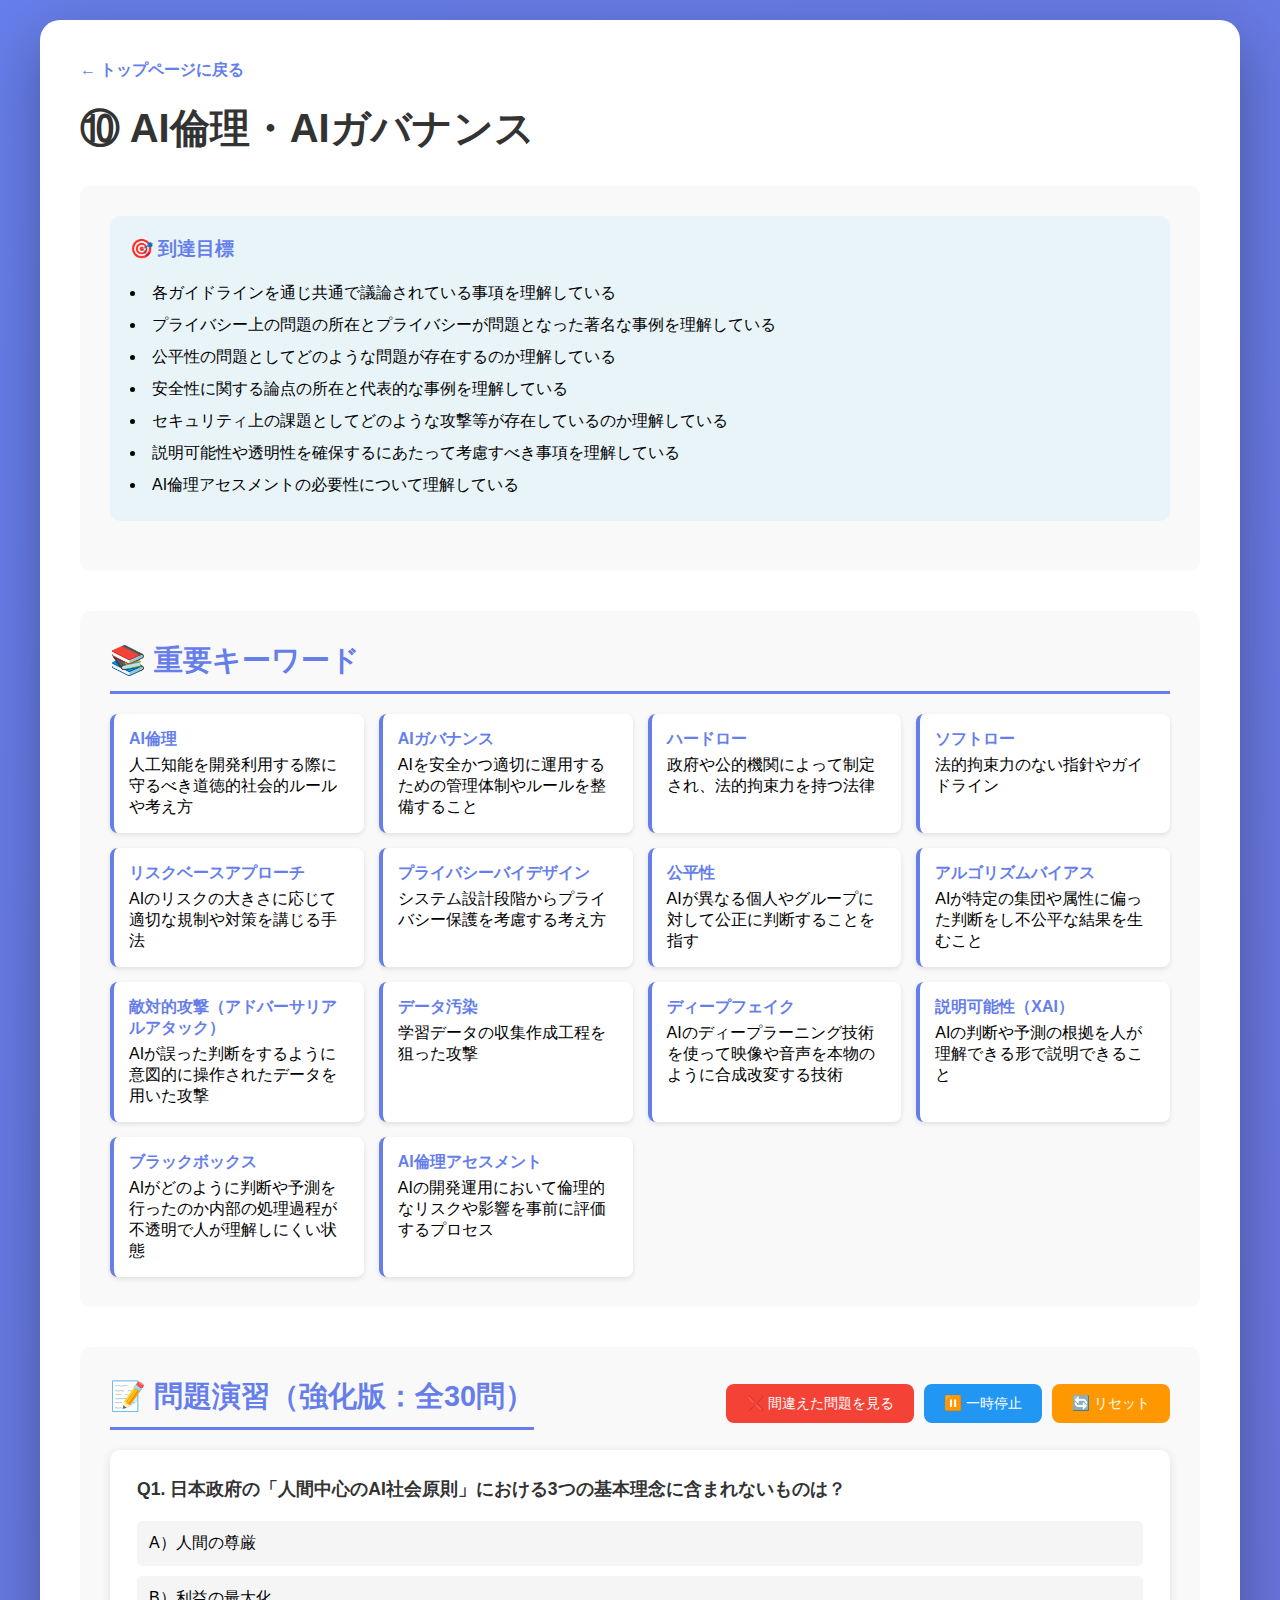
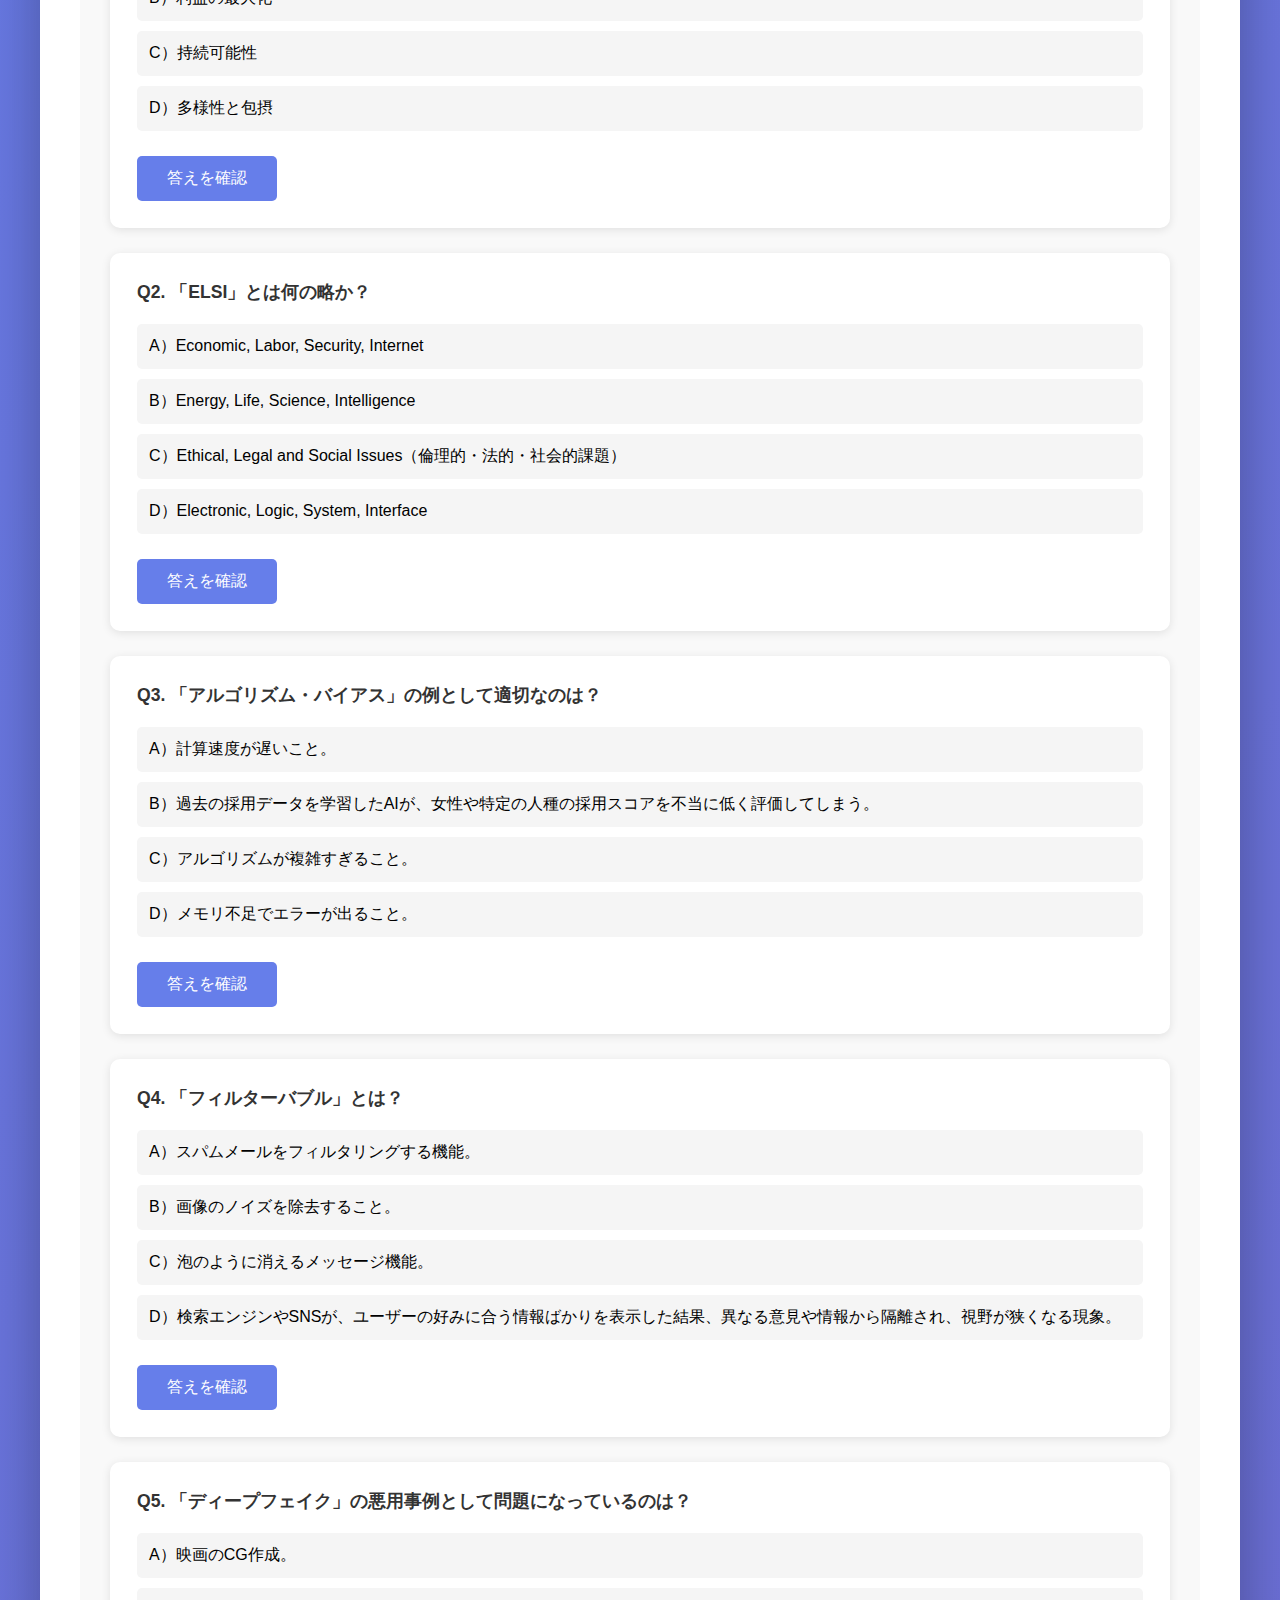
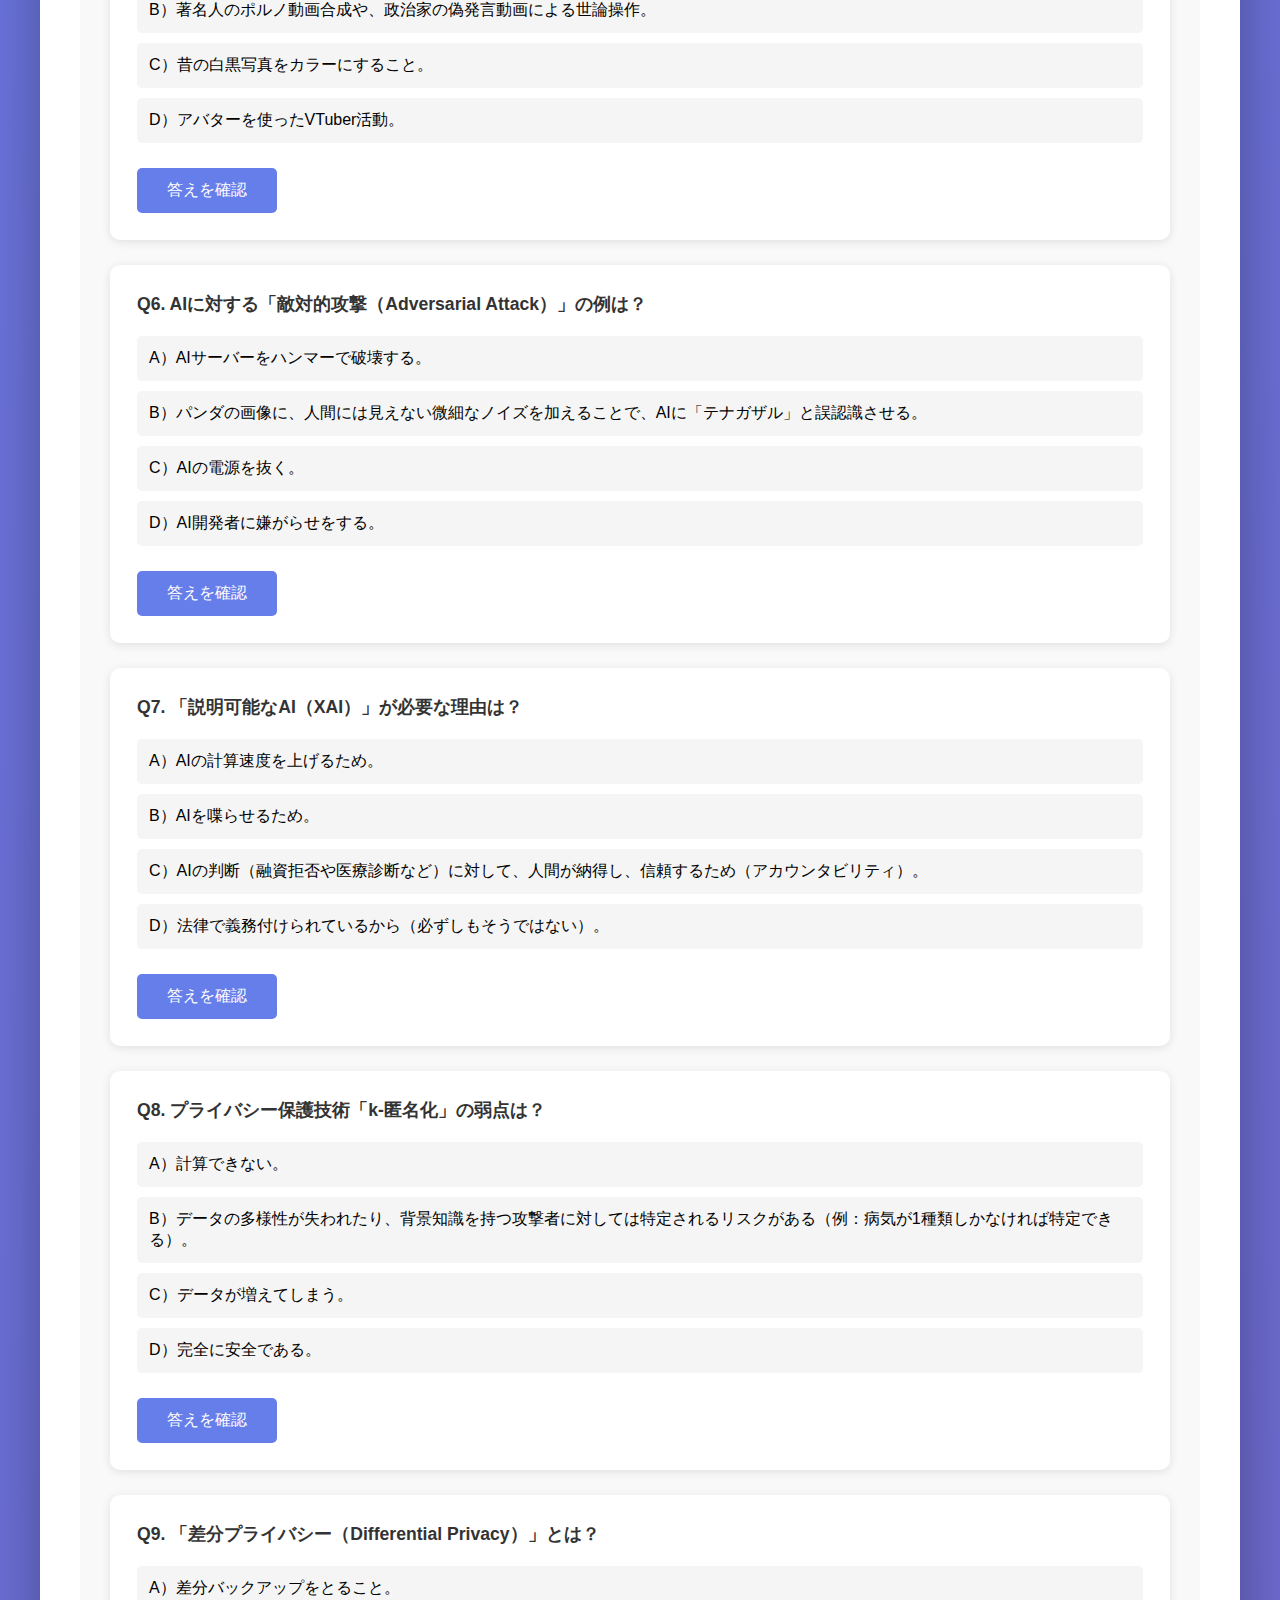
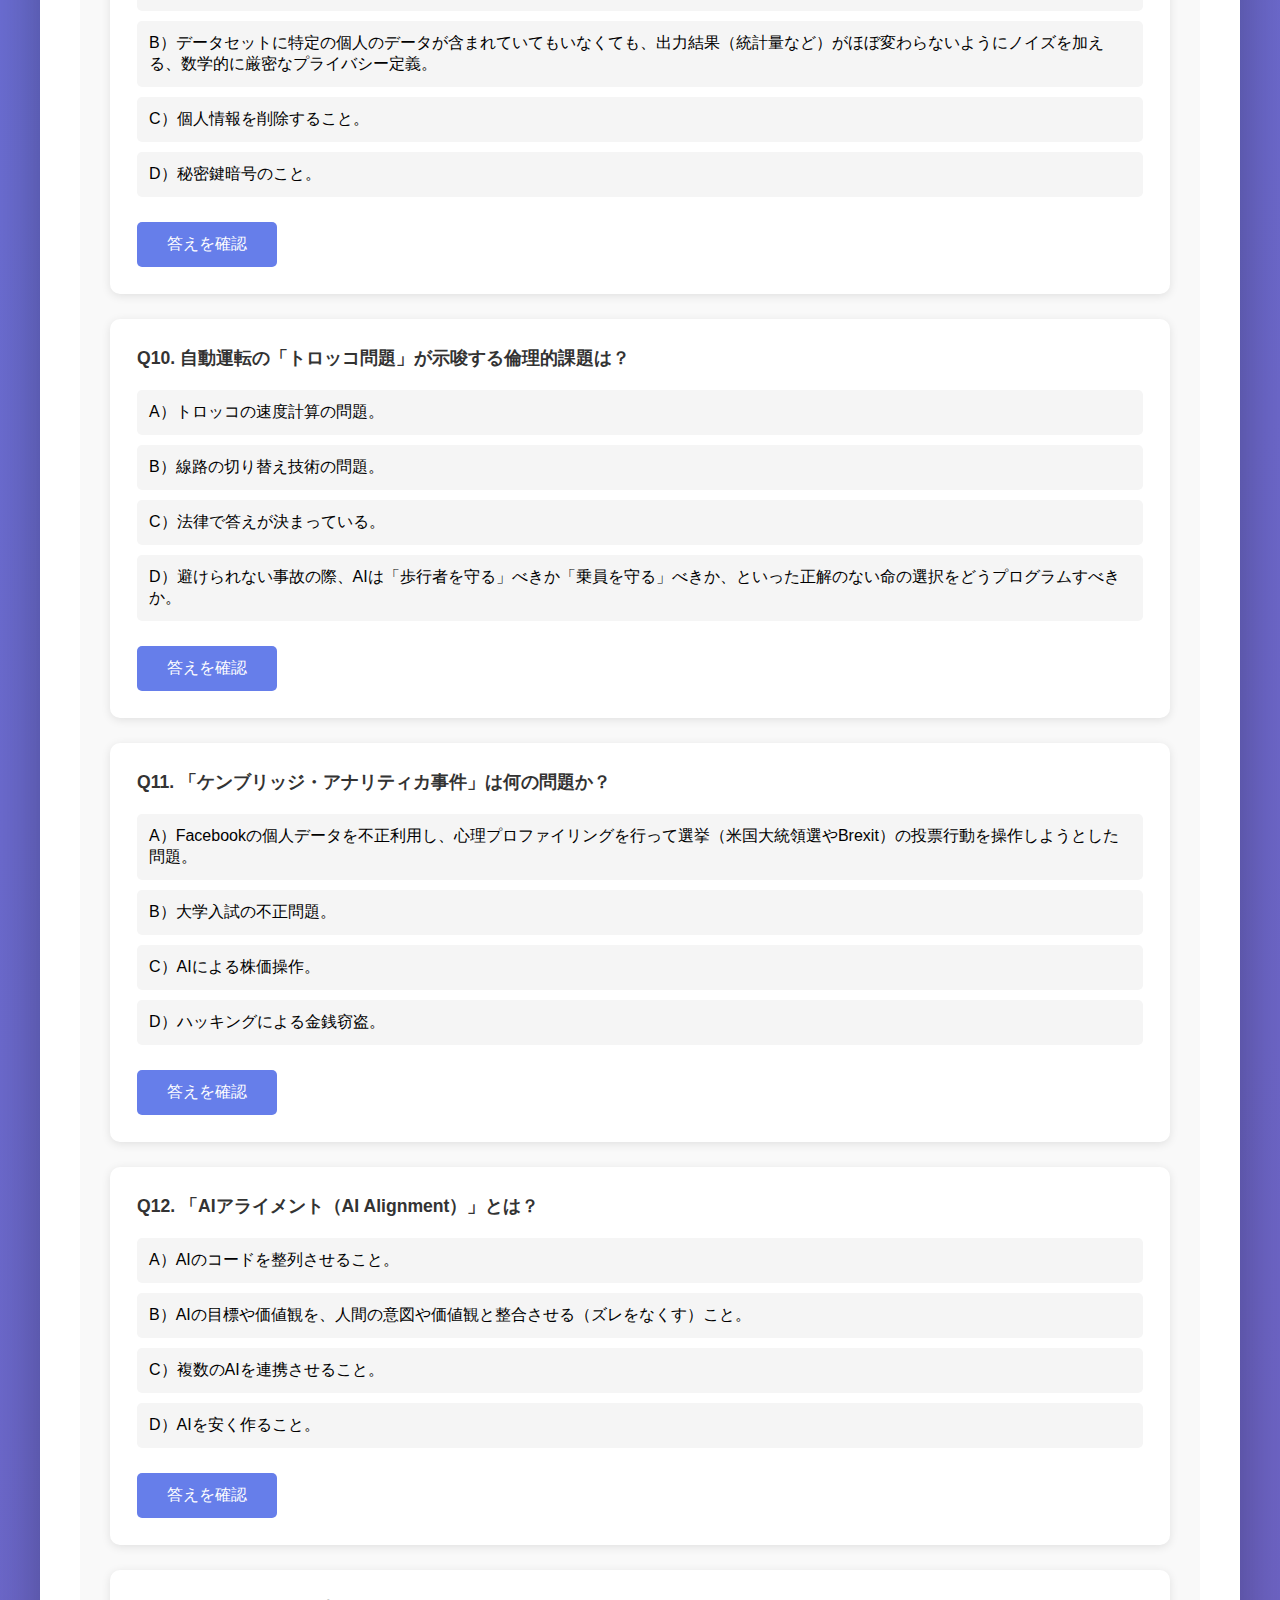
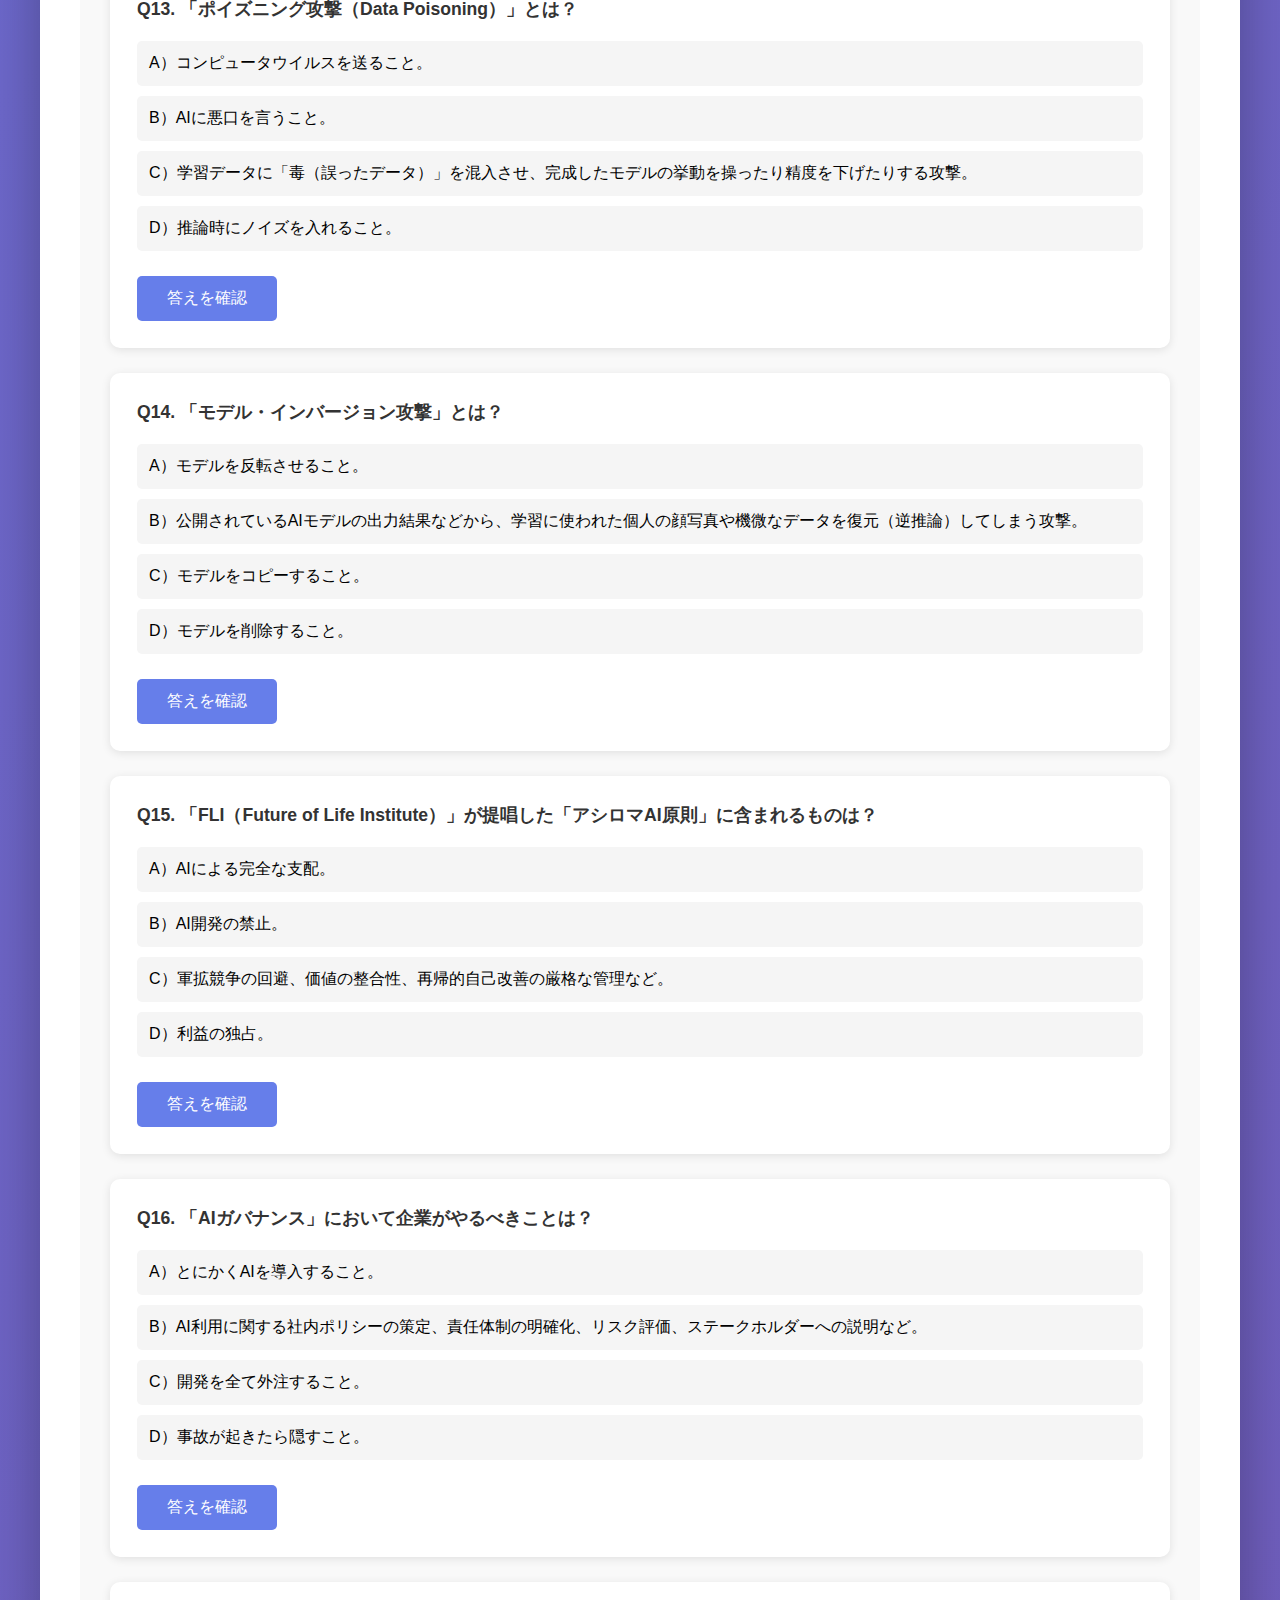
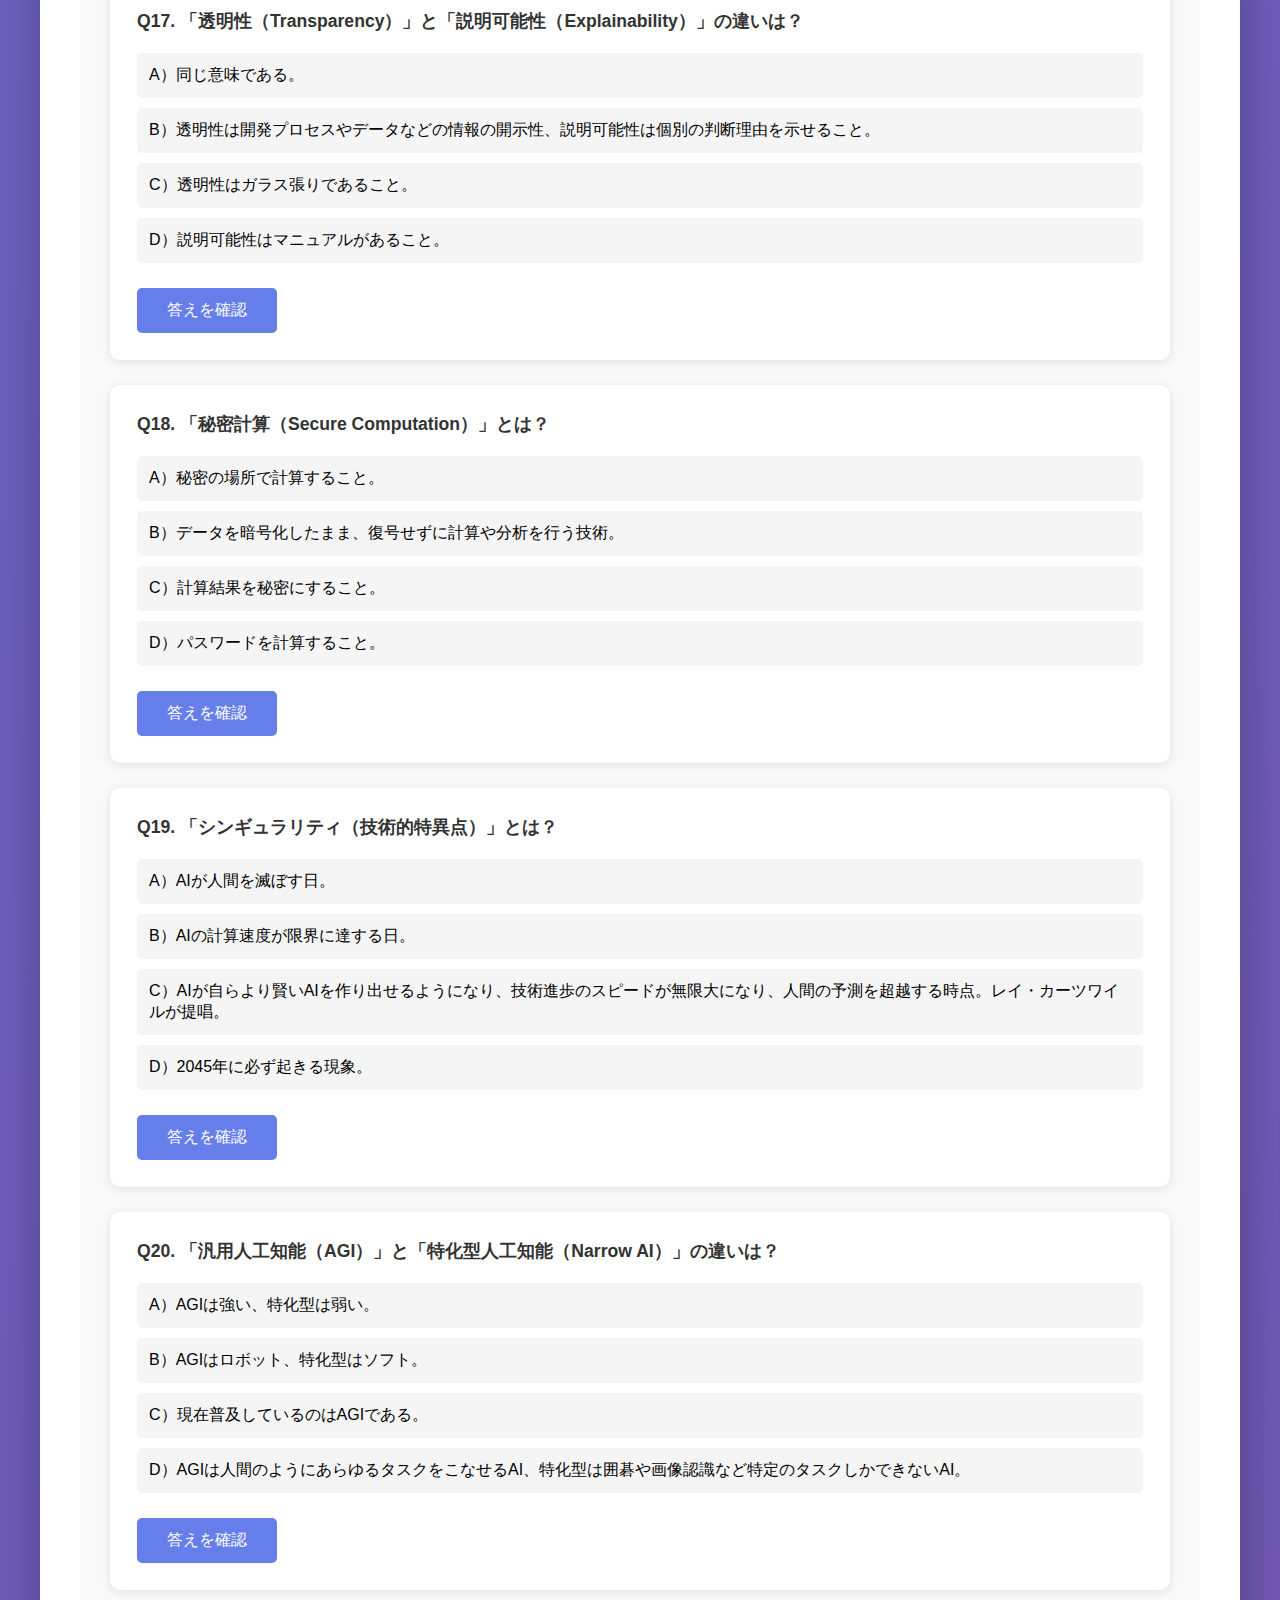
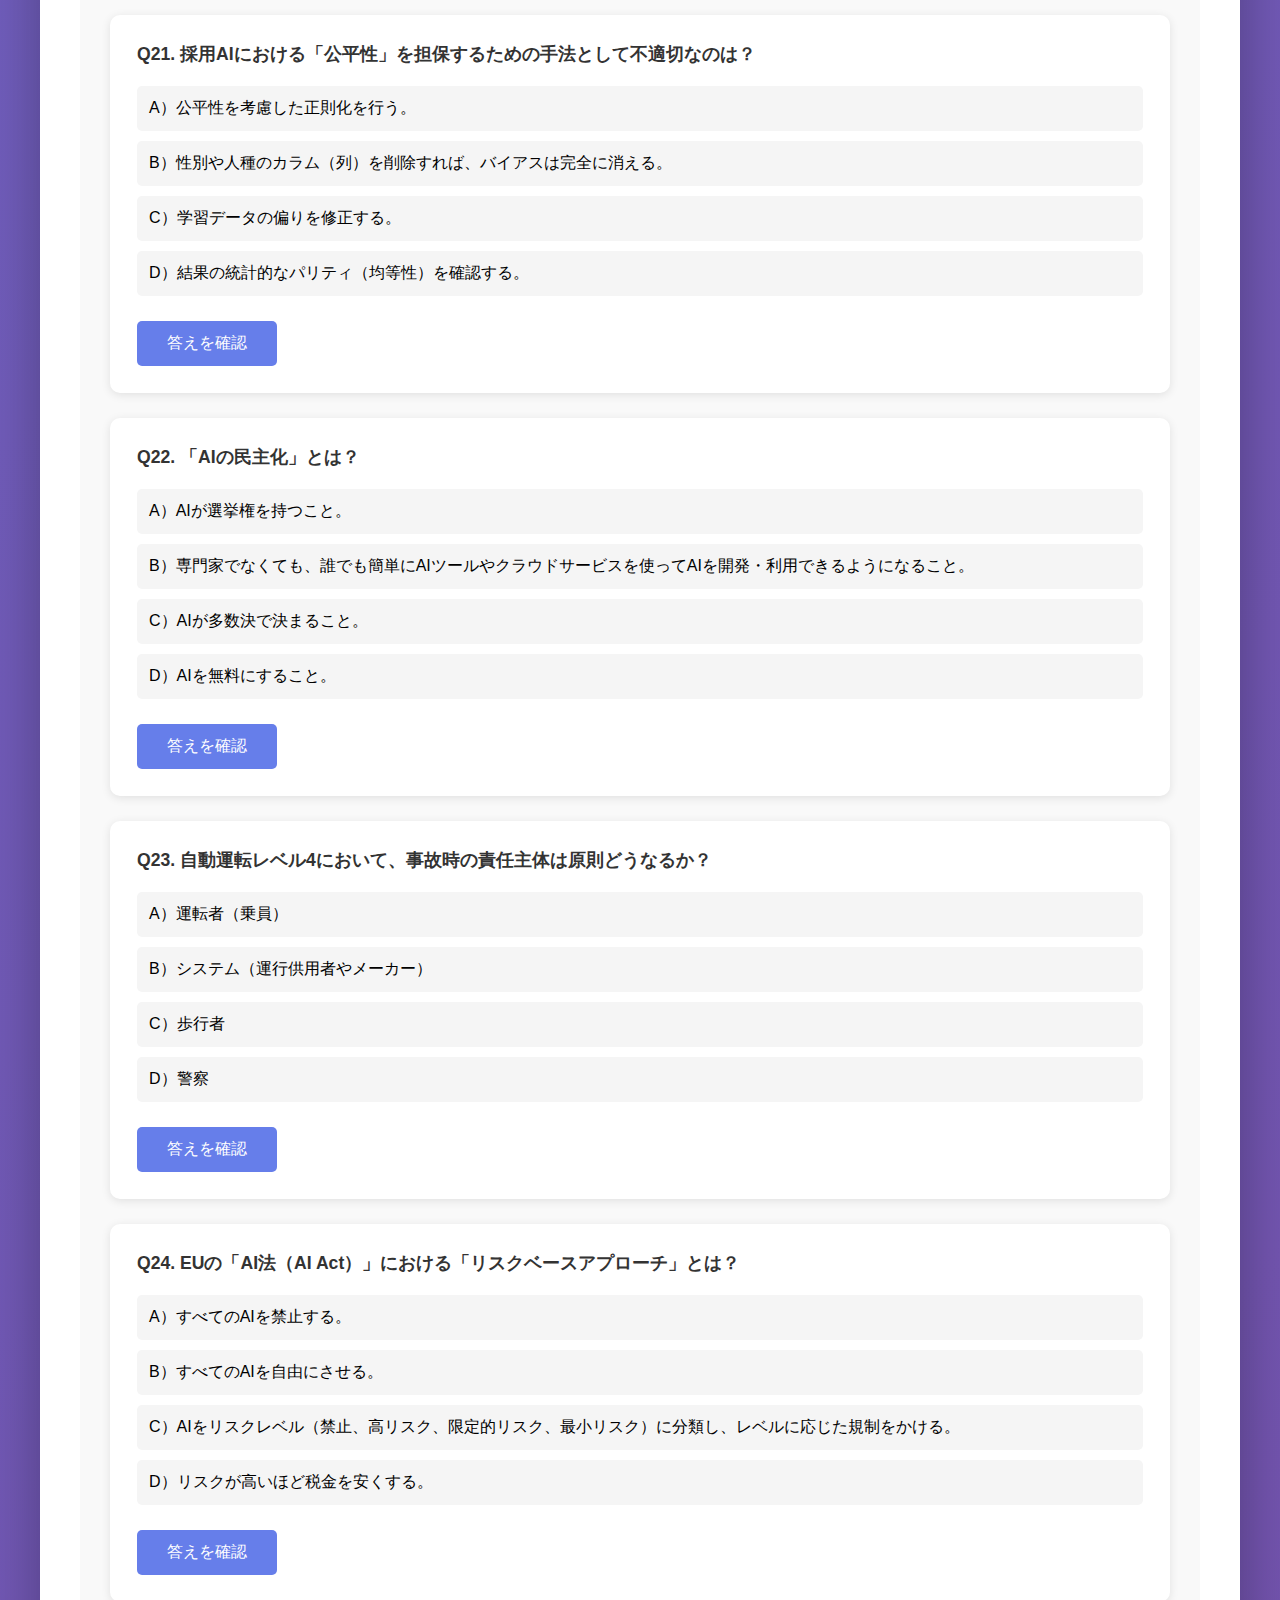
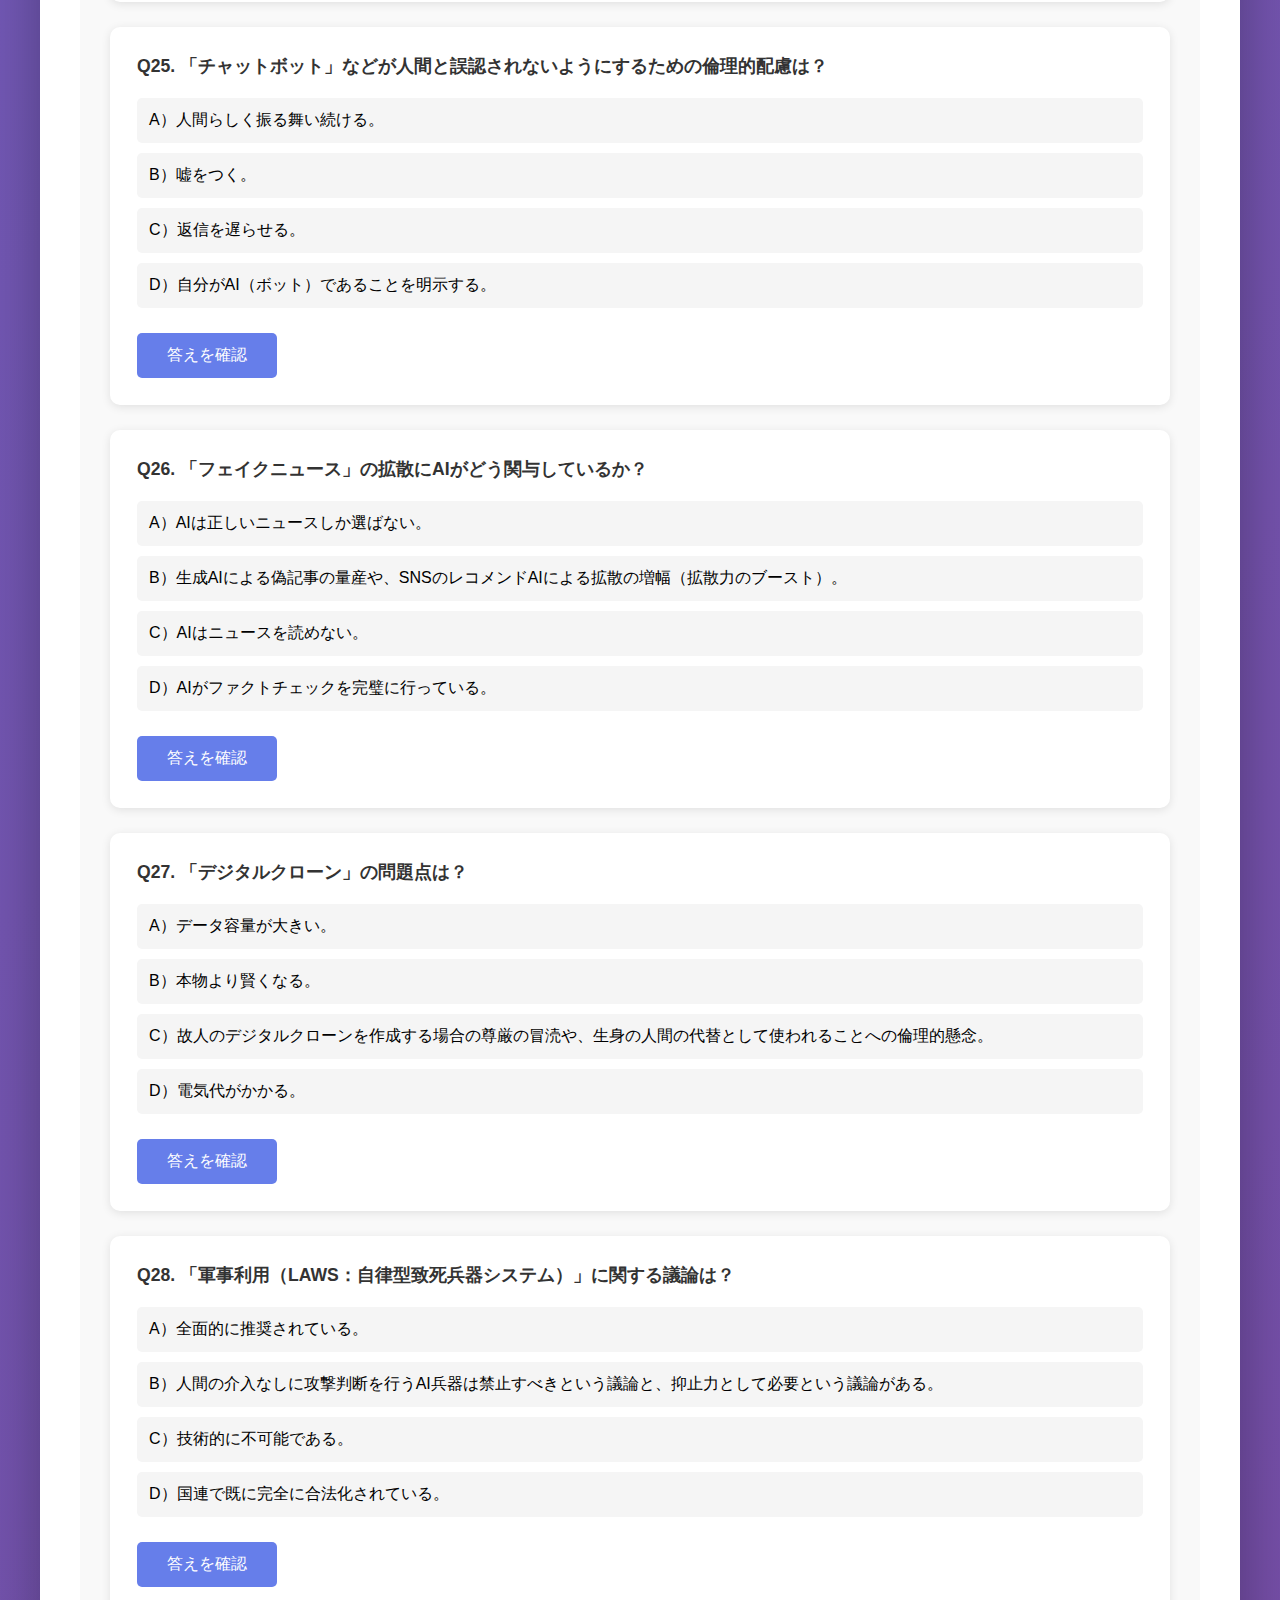
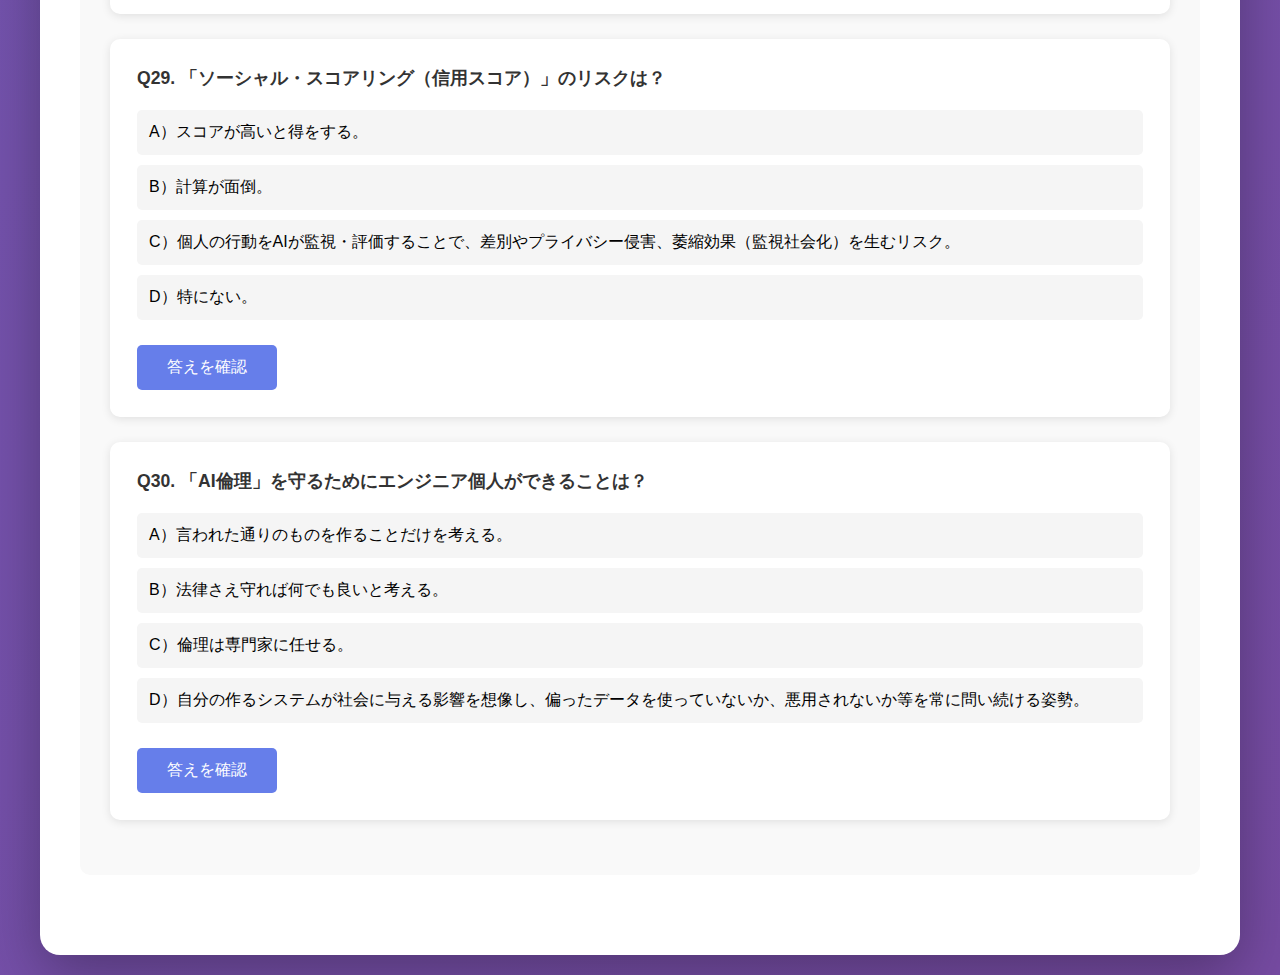
<file: category10.html>
<!DOCTYPE html>
<html lang="ja">
<head>
    <meta charset="UTF-8">
    <meta name="viewport" content="width=device-width, initial-scale=1.0">
    <title>⑩ AI倫理・AIガバナンス - G検定 学習アプリ</title>
    <link rel="stylesheet" href="styles.css">
</head>
<body>
    <div class="container">
        <a href="index.html" class="back-link">← トップページに戻る</a>
        
        <h1>⑩ AI倫理・AIガバナンス</h1>
        
        <div class="section">
            <div class="goals">
                <h3>🎯 到達目標</h3>
                <ul>
                    <li>各ガイドラインを通じ共通で議論されている事項を理解している</li>
                    <li>プライバシー上の問題の所在とプライバシーが問題となった著名な事例を理解している</li>
                    <li>公平性の問題としてどのような問題が存在するのか理解している</li>
                    <li>安全性に関する論点の所在と代表的な事例を理解している</li>
                    <li>セキュリティ上の課題としてどのような攻撃等が存在しているのか理解している</li>
                    <li>説明可能性や透明性を確保するにあたって考慮すべき事項を理解している</li>
                    <li>AI倫理アセスメントの必要性について理解している</li>
                </ul>
            </div>
        </div>
        
        <div class="section">
            <h2>📚 重要キーワード</h2>
            <div class="keywords">
                <div class="keyword-item"><strong>AI倫理</strong>人工知能を開発利用する際に守るべき道徳的社会的ルールや考え方</div>
                <div class="keyword-item"><strong>AIガバナンス</strong>AIを安全かつ適切に運用するための管理体制やルールを整備すること</div>
                <div class="keyword-item"><strong>ハードロー</strong>政府や公的機関によって制定され、法的拘束力を持つ法律</div>
                <div class="keyword-item"><strong>ソフトロー</strong>法的拘束力のない指針やガイドライン</div>
                <div class="keyword-item"><strong>リスクベースアプローチ</strong>AIのリスクの大きさに応じて適切な規制や対策を講じる手法</div>
                <div class="keyword-item"><strong>プライバシーバイデザイン</strong>システム設計段階からプライバシー保護を考慮する考え方</div>
                <div class="keyword-item"><strong>公平性</strong>AIが異なる個人やグループに対して公正に判断することを指す</div>
                <div class="keyword-item"><strong>アルゴリズムバイアス</strong>AIが特定の集団や属性に偏った判断をし不公平な結果を生むこと</div>
                <div class="keyword-item"><strong>敵対的攻撃（アドバーサリアルアタック）</strong>AIが誤った判断をするように意図的に操作されたデータを用いた攻撃</div>
                <div class="keyword-item"><strong>データ汚染</strong>学習データの収集作成工程を狙った攻撃</div>
                <div class="keyword-item"><strong>ディープフェイク</strong>AIのディープラーニング技術を使って映像や音声を本物のように合成改変する技術</div>
                <div class="keyword-item"><strong>説明可能性（XAI）</strong>AIの判断や予測の根拠を人が理解できる形で説明できること</div>
                <div class="keyword-item"><strong>ブラックボックス</strong>AIがどのように判断や予測を行ったのか内部の処理過程が不透明で人が理解しにくい状態</div>
                <div class="keyword-item"><strong>AI倫理アセスメント</strong>AIの開発運用において倫理的なリスクや影響を事前に評価するプロセス</div>
            </div>
        </div>
        
        <div class="section quiz-section">
            <div style="display: flex; justify-content: space-between; align-items: center; margin-bottom: 20px; flex-wrap: wrap; gap: 10px;">
                <h2 style="margin: 0;">📝 問題演習（強化版：全30問）</h2>
                <div style="display: flex; gap: 10px;">
                    <a href="history.html" class="wrong-questions-link" style="background: #f44336; color: white; padding: 10px 20px; border-radius: 8px; text-decoration: none; font-size: 0.9em;">❌ 間違えた問題を見る</a>
                    <button onclick="pauseLearning()" style="background: #2196F3; color: white; padding: 10px 20px; border-radius: 8px; border: none; cursor: pointer; font-size: 0.9em;">⏸️ 一時停止</button>
                    <button onclick="resetAnswers()" style="background: #ff9800; color: white; padding: 10px 20px; border-radius: 8px; border: none; cursor: pointer; font-size: 0.9em;">🔄 リセット</button>
                </div>
            </div>

            <div class="question" id="question-0">
                <div class="question-text">Q1. 日本政府の「人間中心のAI社会原則」における3つの基本理念に含まれないものは？</div>
                <ul class="options">
                    <li data-option="A">A）人間の尊厳</li>
                    <li data-option="B">B）利益の最大化</li>
                    <li data-option="C">C）持続可能性</li>
                    <li data-option="D">D）多様性と包摂</li>
                </ul>
                <button class="answer-btn" onclick="checkAnswer(this, 'B')">答えを確認</button>
                <div class="result correct"><strong>正解：B）</strong><br>AIは一部の人のためではなく、みんなのために使われるべきという考え方です。利益の最大化は含まれません。</div>
            </div>

            <div class="question" id="question-1">
                <div class="question-text">Q2. 「ELSI」とは何の略か？</div>
                <ul class="options">
                    <li data-option="A">A）Economic, Labor, Security, Internet</li>
                    <li data-option="B">B）Energy, Life, Science, Intelligence</li>
                    <li data-option="C">C）Ethical, Legal and Social Issues（倫理的・法的・社会的課題）</li>
                    <li data-option="D">D）Electronic, Logic, System, Interface</li>
                </ul>
                <button class="answer-btn" onclick="checkAnswer(this, 'C')">答えを確認</button>
                <div class="result correct"><strong>正解：C）</strong><br>新技術が社会に出るときに必ず議論すべき3つの観点（倫理・法・社会）です。</div>
            </div>

            <div class="question" id="question-2">
                <div class="question-text">Q3. 「アルゴリズム・バイアス」の例として適切なのは？</div>
                <ul class="options">
                    <li data-option="A">A）計算速度が遅いこと。</li>
                    <li data-option="B">B）過去の採用データを学習したAIが、女性や特定の人種の採用スコアを不当に低く評価してしまう。</li>
                    <li data-option="C">C）アルゴリズムが複雑すぎること。</li>
                    <li data-option="D">D）メモリ不足でエラーが出ること。</li>
                </ul>
                <button class="answer-btn" onclick="checkAnswer(this, 'B')">答えを確認</button>
                <div class="result correct"><strong>正解：B）</strong><br>学習データに含まれる人間の偏見（バイアス）をAIが増幅してしまう問題です。公平性（Fairness）の担保が重要です。</div>
            </div>

            <div class="question" id="question-3">
                <div class="question-text">Q4. 「フィルターバブル」とは？</div>
                <ul class="options">
                    <li data-option="A">A）スパムメールをフィルタリングする機能。</li>
                    <li data-option="B">B）画像のノイズを除去すること。</li>
                    <li data-option="C">C）泡のように消えるメッセージ機能。</li>
                    <li data-option="D">D）検索エンジンやSNSが、ユーザーの好みに合う情報ばかりを表示した結果、異なる意見や情報から隔離され、視野が狭くなる現象。</li>
                </ul>
                <button class="answer-btn" onclick="checkAnswer(this, 'D')">答えを確認</button>
                <div class="result correct"><strong>正解：D）</strong><br>「エコチェンバー（反響室）現象」とも関連し、社会の分断や極端な思想の先鋭化を招くリスクがあります。</div>
            </div>

            <div class="question" id="question-4">
                <div class="question-text">Q5. 「ディープフェイク」の悪用事例として問題になっているのは？</div>
                <ul class="options">
                    <li data-option="A">A）映画のCG作成。</li>
                    <li data-option="B">B）著名人のポルノ動画合成や、政治家の偽発言動画による世論操作。</li>
                    <li data-option="C">C）昔の白黒写真をカラーにすること。</li>
                    <li data-option="D">D）アバターを使ったVTuber活動。</li>
                </ul>
                <button class="answer-btn" onclick="checkAnswer(this, 'B')">答えを確認</button>
                <div class="result correct"><strong>正解：B）</strong><br>真偽の判定が難しく、個人の尊厳を傷つけたり、民主主義を揺るがしたりする深刻な脅威となっています。</div>
            </div>

            <div class="question" id="question-5">
                <div class="question-text">Q6. AIに対する「敵対的攻撃（Adversarial Attack）」の例は？</div>
                <ul class="options">
                    <li data-option="A">A）AIサーバーをハンマーで破壊する。</li>
                    <li data-option="B">B）パンダの画像に、人間には見えない微細なノイズを加えることで、AIに「テナガザル」と誤認識させる。</li>
                    <li data-option="C">C）AIの電源を抜く。</li>
                    <li data-option="D">D）AI開発者に嫌がらせをする。</li>
                </ul>
                <button class="answer-btn" onclick="checkAnswer(this, 'B')">答えを確認</button>
                <div class="result correct"><strong>正解：B）</strong><br>「Adversarial Examples（敵対的サンプル）」と呼ばれる攻撃です。自動運転車の標識認識を誤らせるリスクなどがあります。</div>
            </div>

            <div class="question" id="question-6">
                <div class="question-text">Q7. 「説明可能なAI（XAI）」が必要な理由は？</div>
                <ul class="options">
                    <li data-option="A">A）AIの計算速度を上げるため。</li>
                    <li data-option="B">B）AIを喋らせるため。</li>
                    <li data-option="C">C）AIの判断（融資拒否や医療診断など）に対して、人間が納得し、信頼するため（アカウンタビリティ）。</li>
                    <li data-option="D">D）法律で義務付けられているから（必ずしもそうではない）。</li>
                </ul>
                <button class="answer-btn" onclick="checkAnswer(this, 'C')">答えを確認</button>
                <div class="result correct"><strong>正解：C）</strong><br>ディープラーニングは「ブラックボックス」になりがちですが、重要事項の決定には「なぜそうなったか」の説明責任が求められます。</div>
            </div>

            <div class="question" id="question-7">
                <div class="question-text">Q8. プライバシー保護技術「k-匿名化」の弱点は？</div>
                <ul class="options">
                    <li data-option="A">A）計算できない。</li>
                    <li data-option="B">B）データの多様性が失われたり、背景知識を持つ攻撃者に対しては特定されるリスクがある（例：病気が1種類しかなければ特定できる）。</li>
                    <li data-option="C">C）データが増えてしまう。</li>
                    <li data-option="D">D）完全に安全である。</li>
                </ul>
                <button class="answer-btn" onclick="checkAnswer(this, 'B')">答えを確認</button>
                <div class="result correct"><strong>正解：B）</strong><br>これを克服するために、「l-多様性」や「t-近接性」といったより高度な概念が提案されています。</div>
            </div>

            <div class="question" id="question-8">
                <div class="question-text">Q9. 「差分プライバシー（Differential Privacy）」とは？</div>
                <ul class="options">
                    <li data-option="A">A）差分バックアップをとること。</li>
                    <li data-option="B">B）データセットに特定の個人のデータが含まれていてもいなくても、出力結果（統計量など）がほぼ変わらないようにノイズを加える、数学的に厳密なプライバシー定義。</li>
                    <li data-option="C">C）個人情報を削除すること。</li>
                    <li data-option="D">D）秘密鍵暗号のこと。</li>
                </ul>
                <button class="answer-btn" onclick="checkAnswer(this, 'B')">答えを確認</button>
                <div class="result correct"><strong>正解：B）</strong><br>AppleやGoogleも採用している、現在最も信頼性の高いプライバシー保護の基準です。精度とのトレードオフがあります。</div>
            </div>

            <div class="question" id="question-9">
                <div class="question-text">Q10. 自動運転の「トロッコ問題」が示唆する倫理的課題は？</div>
                <ul class="options">
                    <li data-option="A">A）トロッコの速度計算の問題。</li>
                    <li data-option="B">B）線路の切り替え技術の問題。</li>
                    <li data-option="C">C）法律で答えが決まっている。</li>
                    <li data-option="D">D）避けられない事故の際、AIは「歩行者を守る」べきか「乗員を守る」べきか、といった正解のない命の選択をどうプログラムすべきか。</li>
                </ul>
                <button class="answer-btn" onclick="checkAnswer(this, 'D')">答えを確認</button>
                <div class="result correct"><strong>正解：D）</strong><br>功利主義（多数を救う）か義務論（誰も殺してはいけない）か、倫理学的な難問をAI実装時にどう扱うかという議論です。</div>
            </div>

            <div class="question" id="question-10">
                <div class="question-text">Q11. 「ケンブリッジ・アナリティカ事件」は何の問題か？</div>
                <ul class="options">
                    <li data-option="A">A）Facebookの個人データを不正利用し、心理プロファイリングを行って選挙（米国大統領選やBrexit）の投票行動を操作しようとした問題。</li>
                    <li data-option="B">B）大学入試の不正問題。</li>
                    <li data-option="C">C）AIによる株価操作。</li>
                    <li data-option="D">D）ハッキングによる金銭窃盗。</li>
                </ul>
                <button class="answer-btn" onclick="checkAnswer(this, 'A')">答えを確認</button>
                <div class="result correct"><strong>正解：A）</strong><br>「マイクロターゲティング」による世論操作が、民主主義の根幹を揺るがすとして世界中で大問題になりました。</div>
            </div>

            <div class="question" id="question-11">
                <div class="question-text">Q12. 「AIアライメント（AI Alignment）」とは？</div>
                <ul class="options">
                    <li data-option="A">A）AIのコードを整列させること。</li>
                    <li data-option="B">B）AIの目標や価値観を、人間の意図や価値観と整合させる（ズレをなくす）こと。</li>
                    <li data-option="C">C）複数のAIを連携させること。</li>
                    <li data-option="D">D）AIを安く作ること。</li>
                </ul>
                <button class="answer-btn" onclick="checkAnswer(this, 'B')">答えを確認</button>
                <div class="result correct"><strong>正解：B）</strong><br>「ペーパークリップ最大化」の思考実験のように、AIが目的遂行のために人間にとって有害な手段をとらないように制御する重要課題です。</div>
            </div>

            <div class="question" id="question-12">
                <div class="question-text">Q13. 「ポイズニング攻撃（Data Poisoning）」とは？</div>
                <ul class="options">
                    <li data-option="A">A）コンピュータウイルスを送ること。</li>
                    <li data-option="B">B）AIに悪口を言うこと。</li>
                    <li data-option="C">C）学習データに「毒（誤ったデータ）」を混入させ、完成したモデルの挙動を操ったり精度を下げたりする攻撃。</li>
                    <li data-option="D">D）推論時にノイズを入れること。</li>
                </ul>
                <button class="answer-btn" onclick="checkAnswer(this, 'C')">答えを確認</button>
                <div class="result correct"><strong>正解：C）</strong><br>マイクロソフトのチャットボット「Tay」が、ユーザーから差別的発言を教え込まれて差別発言をするようになった事例が有名です。</div>
            </div>

            <div class="question" id="question-13">
                <div class="question-text">Q14. 「モデル・インバージョン攻撃」とは？</div>
                <ul class="options">
                    <li data-option="A">A）モデルを反転させること。</li>
                    <li data-option="B">B）公開されているAIモデルの出力結果などから、学習に使われた個人の顔写真や機微なデータを復元（逆推論）してしまう攻撃。</li>
                    <li data-option="C">C）モデルをコピーすること。</li>
                    <li data-option="D">D）モデルを削除すること。</li>
                </ul>
                <button class="answer-btn" onclick="checkAnswer(this, 'B')">答えを確認</button>
                <div class="result correct"><strong>正解：B）</strong><br>プライバシー侵害の一種です。学習済みモデルだからといってデータが含まれていないとは限らない（記憶してしまっている）ことを悪用します。</div>
            </div>

            <div class="question" id="question-14">
                <div class="question-text">Q15. 「FLI（Future of Life Institute）」が提唱した「アシロマAI原則」に含まれるものは？</div>
                <ul class="options">
                    <li data-option="A">A）AIによる完全な支配。</li>
                    <li data-option="B">B）AI開発の禁止。</li>
                    <li data-option="C">C）軍拡競争の回避、価値の整合性、再帰的自己改善の厳格な管理など。</li>
                    <li data-option="D">D）利益の独占。</li>
                </ul>
                <button class="answer-btn" onclick="checkAnswer(this, 'C')">答えを確認</button>
                <div class="result correct"><strong>正解：C）</strong><br>イーロン・マスクらも署名した、長期的なAIの安全性に関する世界的な原則です。</div>
            </div>

            <div class="question" id="question-15">
                <div class="question-text">Q16. 「AIガバナンス」において企業がやるべきことは？</div>
                <ul class="options">
                    <li data-option="A">A）とにかくAIを導入すること。</li>
                    <li data-option="B">B）AI利用に関する社内ポリシーの策定、責任体制の明確化、リスク評価、ステークホルダーへの説明など。</li>
                    <li data-option="C">C）開発を全て外注すること。</li>
                    <li data-option="D">D）事故が起きたら隠すこと。</li>
                </ul>
                <button class="answer-btn" onclick="checkAnswer(this, 'B')">答えを確認</button>
                <div class="result correct"><strong>正解：B）</strong><br>技術的な対策だけでなく、組織としての管理体制（ガバナンス）を構築することが、社会的信頼を得るために不可欠です。</div>
            </div>

            <div class="question" id="question-16">
                <div class="question-text">Q17. 「透明性（Transparency）」と「説明可能性（Explainability）」の違いは？</div>
                <ul class="options">
                    <li data-option="A">A）同じ意味である。</li>
                    <li data-option="B">B）透明性は開発プロセスやデータなどの情報の開示性、説明可能性は個別の判断理由を示せること。</li>
                    <li data-option="C">C）透明性はガラス張りであること。</li>
                    <li data-option="D">D）説明可能性はマニュアルがあること。</li>
                </ul>
                <button class="answer-btn" onclick="checkAnswer(this, 'B')">答えを確認</button>
                <div class="result correct"><strong>正解：B）</strong><br>「どのようなデータを使ったか（透明性）」と「なぜこの人を不合格にしたか（説明可能性）」は、どちらも信頼性（Trustworthy AI）に重要です。</div>
            </div>

            <div class="question" id="question-17">
                <div class="question-text">Q18. 「秘密計算（Secure Computation）」とは？</div>
                <ul class="options">
                    <li data-option="A">A）秘密の場所で計算すること。</li>
                    <li data-option="B">B）データを暗号化したまま、復号せずに計算や分析を行う技術。</li>
                    <li data-option="C">C）計算結果を秘密にすること。</li>
                    <li data-option="D">D）パスワードを計算すること。</li>
                </ul>
                <button class="answer-btn" onclick="checkAnswer(this, 'B')">答えを確認</button>
                <div class="result correct"><strong>正解：B）</strong><br>データの中身を誰にも見せずに統計処理などができるため、医療データや金融データの連携で期待されています。</div>
            </div>

            <div class="question" id="question-18">
                <div class="question-text">Q19. 「シンギュラリティ（技術的特異点）」とは？</div>
                <ul class="options">
                    <li data-option="A">A）AIが人間を滅ぼす日。</li>
                    <li data-option="B">B）AIの計算速度が限界に達する日。</li>
                    <li data-option="C">C）AIが自らより賢いAIを作り出せるようになり、技術進歩のスピードが無限大になり、人間の予測を超越する時点。レイ・カーツワイルが提唱。</li>
                    <li data-option="D">D）2045年に必ず起きる現象。</li>
                </ul>
                <button class="answer-btn" onclick="checkAnswer(this, 'C')">答えを確認</button>
                <div class="result correct"><strong>正解：C）</strong><br>「2045年問題」とも呼ばれますが、本当に来るのか、いつ来るのかについては専門家の間でも意見が分かれています。</div>
            </div>

            <div class="question" id="question-19">
                <div class="question-text">Q20. 「汎用人工知能（AGI）」と「特化型人工知能（Narrow AI）」の違いは？</div>
                <ul class="options">
                    <li data-option="A">A）AGIは強い、特化型は弱い。</li>
                    <li data-option="B">B）AGIはロボット、特化型はソフト。</li>
                    <li data-option="C">C）現在普及しているのはAGIである。</li>
                    <li data-option="D">D）AGIは人間のようにあらゆるタスクをこなせるAI、特化型は囲碁や画像認識など特定のタスクしかできないAI。</li>
                </ul>
                <button class="answer-btn" onclick="checkAnswer(this, 'D')">答えを確認</button>
                <div class="result correct"><strong>正解：D）</strong><br>現在のAI（Deep Learning含む）はほぼ全て「特化型」です。AGIの実現はAI研究の最終目標の一つです。</div>
            </div>

            <div class="question" id="question-20">
                <div class="question-text">Q21. 採用AIにおける「公平性」を担保するための手法として不適切なのは？</div>
                <ul class="options">
                    <li data-option="A">A）公平性を考慮した正則化を行う。</li>
                    <li data-option="B">B）性別や人種のカラム（列）を削除すれば、バイアスは完全に消える。</li>
                    <li data-option="C">C）学習データの偏りを修正する。</li>
                    <li data-option="D">D）結果の統計的なパリティ（均等性）を確認する。</li>
                </ul>
                <button class="answer-btn" onclick="checkAnswer(this, 'B')">答えを確認</button>
                <div class="result correct"><strong>正解：B）</strong><br>「住所」や「出身校」などの他の変数が性別の代理変数（Proxy）となって差別が残ることがあるため、単純な削除では不十分です（不適切なものを選ぶ問題）。</div>
            </div>

            <div class="question" id="question-21">
                <div class="question-text">Q22. 「AIの民主化」とは？</div>
                <ul class="options">
                    <li data-option="A">A）AIが選挙権を持つこと。</li>
                    <li data-option="B">B）専門家でなくても、誰でも簡単にAIツールやクラウドサービスを使ってAIを開発・利用できるようになること。</li>
                    <li data-option="C">C）AIが多数決で決まること。</li>
                    <li data-option="D">D）AIを無料にすること。</li>
                </ul>
                <button class="answer-btn" onclick="checkAnswer(this, 'B')">答えを確認</button>
                <div class="result correct"><strong>正解：B）</strong><br>AutoMLやNoCodeツールの普及により、全ての人がAIの恩恵を受けられるようになるトレンドを指します。</div>
            </div>

            <div class="question" id="question-22">
                <div class="question-text">Q23. 自動運転レベル4において、事故時の責任主体は原則どうなるか？</div>
                <ul class="options">
                    <li data-option="A">A）運転者（乗員）</li>
                    <li data-option="B">B）システム（運行供用者やメーカー）</li>
                    <li data-option="C">C）歩行者</li>
                    <li data-option="D">D）警察</li>
                </ul>
                <button class="answer-btn" onclick="checkAnswer(this, 'B')">答えを確認</button>
                <div class="result correct"><strong>正解：B）</strong><br>レベル4（特定条件下での完全自動運転）では、人間の運転義務がないため、原則としてシステム側の責任となります。</div>
            </div>

            <div class="question" id="question-23">
                <div class="question-text">Q24. EUの「AI法（AI Act）」における「リスクベースアプローチ」とは？</div>
                <ul class="options">
                    <li data-option="A">A）すべてのAIを禁止する。</li>
                    <li data-option="B">B）すべてのAIを自由にさせる。</li>
                    <li data-option="C">C）AIをリスクレベル（禁止、高リスク、限定的リスク、最小リスク）に分類し、レベルに応じた規制をかける。</li>
                    <li data-option="D">D）リスクが高いほど税金を安くする。</li>
                </ul>
                <button class="answer-btn" onclick="checkAnswer(this, 'C')">答えを確認</button>
                <div class="result correct"><strong>正解：C）</strong><br>「ソーシャルスコアリング」や「リアルタイム生体認証」などは「禁止（許容できないリスク）」とされるなど、メリハリのある規制です。</div>
            </div>

            <div class="question" id="question-24">
                <div class="question-text">Q25. 「チャットボット」などが人間と誤認されないようにするための倫理的配慮は？</div>
                <ul class="options">
                    <li data-option="A">A）人間らしく振る舞い続ける。</li>
                    <li data-option="B">B）嘘をつく。</li>
                    <li data-option="C">C）返信を遅らせる。</li>
                    <li data-option="D">D）自分がAI（ボット）であることを明示する。</li>
                </ul>
                <button class="answer-btn" onclick="checkAnswer(this, 'D')">答えを確認</button>
                <div class="result correct"><strong>正解：D）</strong><br>人間だと思い込ませて対話することは、ユーザーを欺く行為（ダークパターン）となり、信頼を損ないます。</div>
            </div>

            <div class="question" id="question-25">
                <div class="question-text">Q26. 「フェイクニュース」の拡散にAIがどう関与しているか？</div>
                <ul class="options">
                    <li data-option="A">A）AIは正しいニュースしか選ばない。</li>
                    <li data-option="B">B）生成AIによる偽記事の量産や、SNSのレコメンドAIによる拡散の増幅（拡散力のブースト）。</li>
                    <li data-option="C">C）AIはニュースを読めない。</li>
                    <li data-option="D">D）AIがファクトチェックを完璧に行っている。</li>
                </ul>
                <button class="answer-btn" onclick="checkAnswer(this, 'B')">答えを確認</button>
                <div class="result correct"><strong>正解：B）</strong><br>人間は「怒り」や「驚き」などの感情を揺さぶる情報（たとえ偽でも）を拡散しやすい傾向があり、AIがそれを増幅させてしまいます。</div>
            </div>

            <div class="question" id="question-26">
                <div class="question-text">Q27. 「デジタルクローン」の問題点は？</div>
                <ul class="options">
                    <li data-option="A">A）データ容量が大きい。</li>
                    <li data-option="B">B）本物より賢くなる。</li>
                    <li data-option="C">C）故人のデジタルクローンを作成する場合の尊厳の冒涜や、生身の人間の代替として使われることへの倫理的懸念。</li>
                    <li data-option="D">D）電気代がかかる。</li>
                </ul>
                <button class="answer-btn" onclick="checkAnswer(this, 'C')">答えを確認</button>
                <div class="result correct"><strong>正解：C）</strong><br>「美空ひばりAI」のように、故人を復活させることには「本人が望んでいるか不明」などの賛否両論があります。</div>
            </div>

            <div class="question" id="question-27">
                <div class="question-text">Q28. 「軍事利用（LAWS：自律型致死兵器システム）」に関する議論は？</div>
                <ul class="options">
                    <li data-option="A">A）全面的に推奨されている。</li>
                    <li data-option="B">B）人間の介入なしに攻撃判断を行うAI兵器は禁止すべきという議論と、抑止力として必要という議論がある。</li>
                    <li data-option="C">C）技術的に不可能である。</li>
                    <li data-option="D">D）国連で既に完全に合法化されている。</li>
                </ul>
                <button class="answer-btn" onclick="checkAnswer(this, 'B')">答えを確認</button>
                <div class="result correct"><strong>正解：B）</strong><br>「キラーロボット」とも呼ばれ、責任の所在や人道的な観点から、国際的な規制の議論が続いています。</div>
            </div>

            <div class="question" id="question-28">
                <div class="question-text">Q29. 「ソーシャル・スコアリング（信用スコア）」のリスクは？</div>
                <ul class="options">
                    <li data-option="A">A）スコアが高いと得をする。</li>
                    <li data-option="B">B）計算が面倒。</li>
                    <li data-option="C">C）個人の行動をAIが監視・評価することで、差別やプライバシー侵害、萎縮効果（監視社会化）を生むリスク。</li>
                    <li data-option="D">D）特にない。</li>
                </ul>
                <button class="answer-btn" onclick="checkAnswer(this, 'C')">答えを確認</button>
                <div class="result correct"><strong>正解：C）</strong><br>中国の芝麻信用などが有名ですが、公的な権利制限などに使われることには強い懸念があります（EU AI法では禁止）。</div>
            </div>

            <div class="question" id="question-29">
                <div class="question-text">Q30. 「AI倫理」を守るためにエンジニア個人ができることは？</div>
                <ul class="options">
                    <li data-option="A">A）言われた通りのものを作ることだけを考える。</li>
                    <li data-option="B">B）法律さえ守れば何でも良いと考える。</li>
                    <li data-option="C">C）倫理は専門家に任せる。</li>
                    <li data-option="D">D）自分の作るシステムが社会に与える影響を想像し、偏ったデータを使っていないか、悪用されないか等を常に問い続ける姿勢。</li>
                </ul>
                <button class="answer-btn" onclick="checkAnswer(this, 'D')">答えを確認</button>
                <div class="result correct"><strong>正解：D）</strong><br>最終的にコードを書くのはエンジニアです。一人ひとりの倫理観が、安全で信頼できるAI社会を作ります。</div>
            </div>
        </div>
    </div>
    
    <script src="script.js"></script>
    <script>
        // 回答リセット機能
        function resetAnswers() {
            if (confirm('この分野の回答をリセットしますか？学習履歴からも削除されます。')) {
                const currentPage = window.location.pathname.split('/').pop().replace('.html', '');
                const history = StudyHistory.getHistory();
                if (history[currentPage]) {
                    delete history[currentPage];
                    StudyHistory.saveHistory(history);
                }
                location.reload();
            }
        }

        // 学習一時停止機能
        function pauseLearning() {
            const currentPage = window.location.pathname.split('/').pop().replace('.html', '');
            const questions = document.querySelectorAll('.question');
            let currentQuestionIndex = 0;
            
            // 未回答の最初の問題を探す
            for (let i = 0; i < questions.length; i++) {
                if (!questions[i].classList.contains('answered-correct') && !questions[i].classList.contains('answered-incorrect')) {
                    currentQuestionIndex = i;
                    break;
                }
            }
            
            const scrollPosition = window.scrollY;
            StudyHistory.saveSession(currentPage, currentQuestionIndex, scrollPosition);
            alert('学習を一時停止しました。TOPページから「学習を再開」ボタンで続きから始められます。');
            window.location.href = 'index.html';
        }
        
        // ページ読み込み時に続きから再開する機能
        document.addEventListener('DOMContentLoaded', function() {
            const session = StudyHistory.getSession();
            const currentPage = window.location.pathname.split('/').pop().replace('.html', '');
            
            // セッション情報があり、かつ同じページの場合のみ復元
            if (session && session.category === currentPage) {
                // スクロール位置を復元
                if (session.scrollPosition) {
                    setTimeout(() => {
                        window.scrollTo({
                            top: session.scrollPosition,
                            behavior: 'smooth'
                        });
                    }, 100);
                }
            }
        });
    </script>
</body>
</html>
</file>
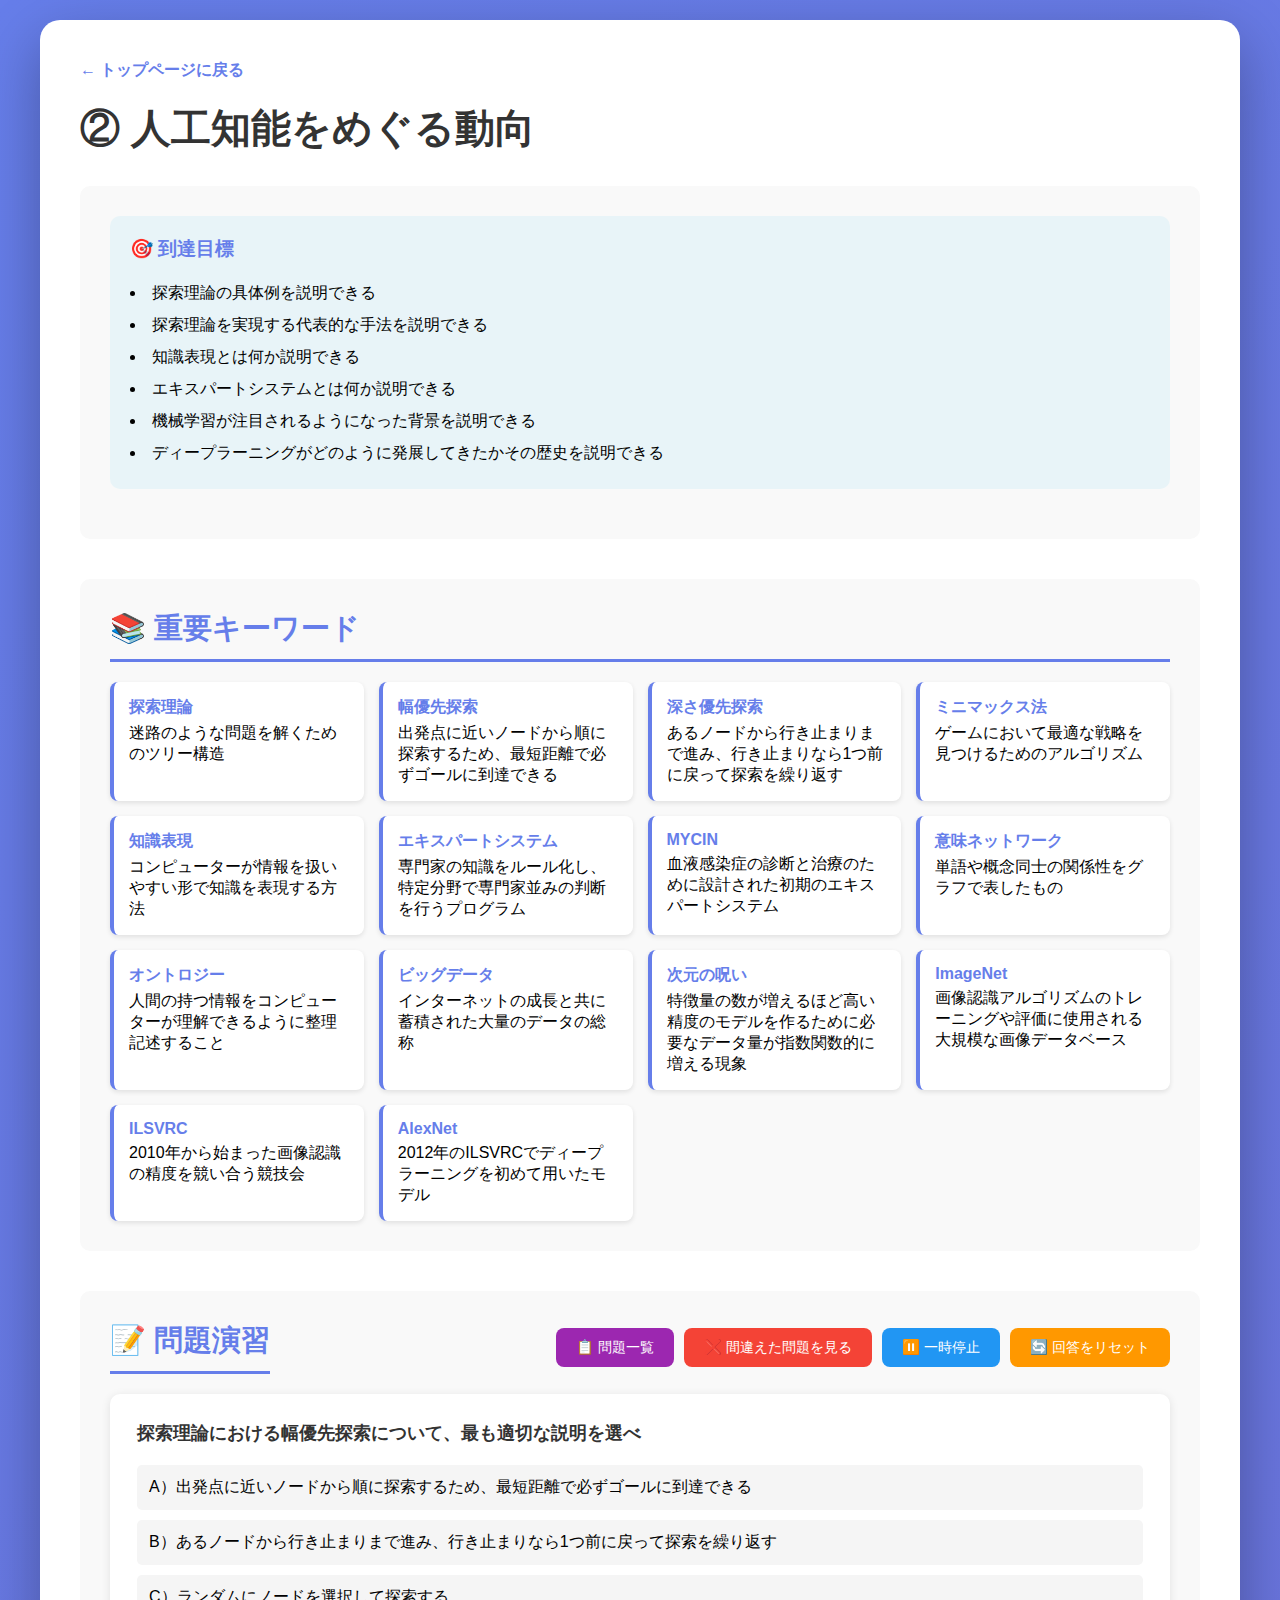
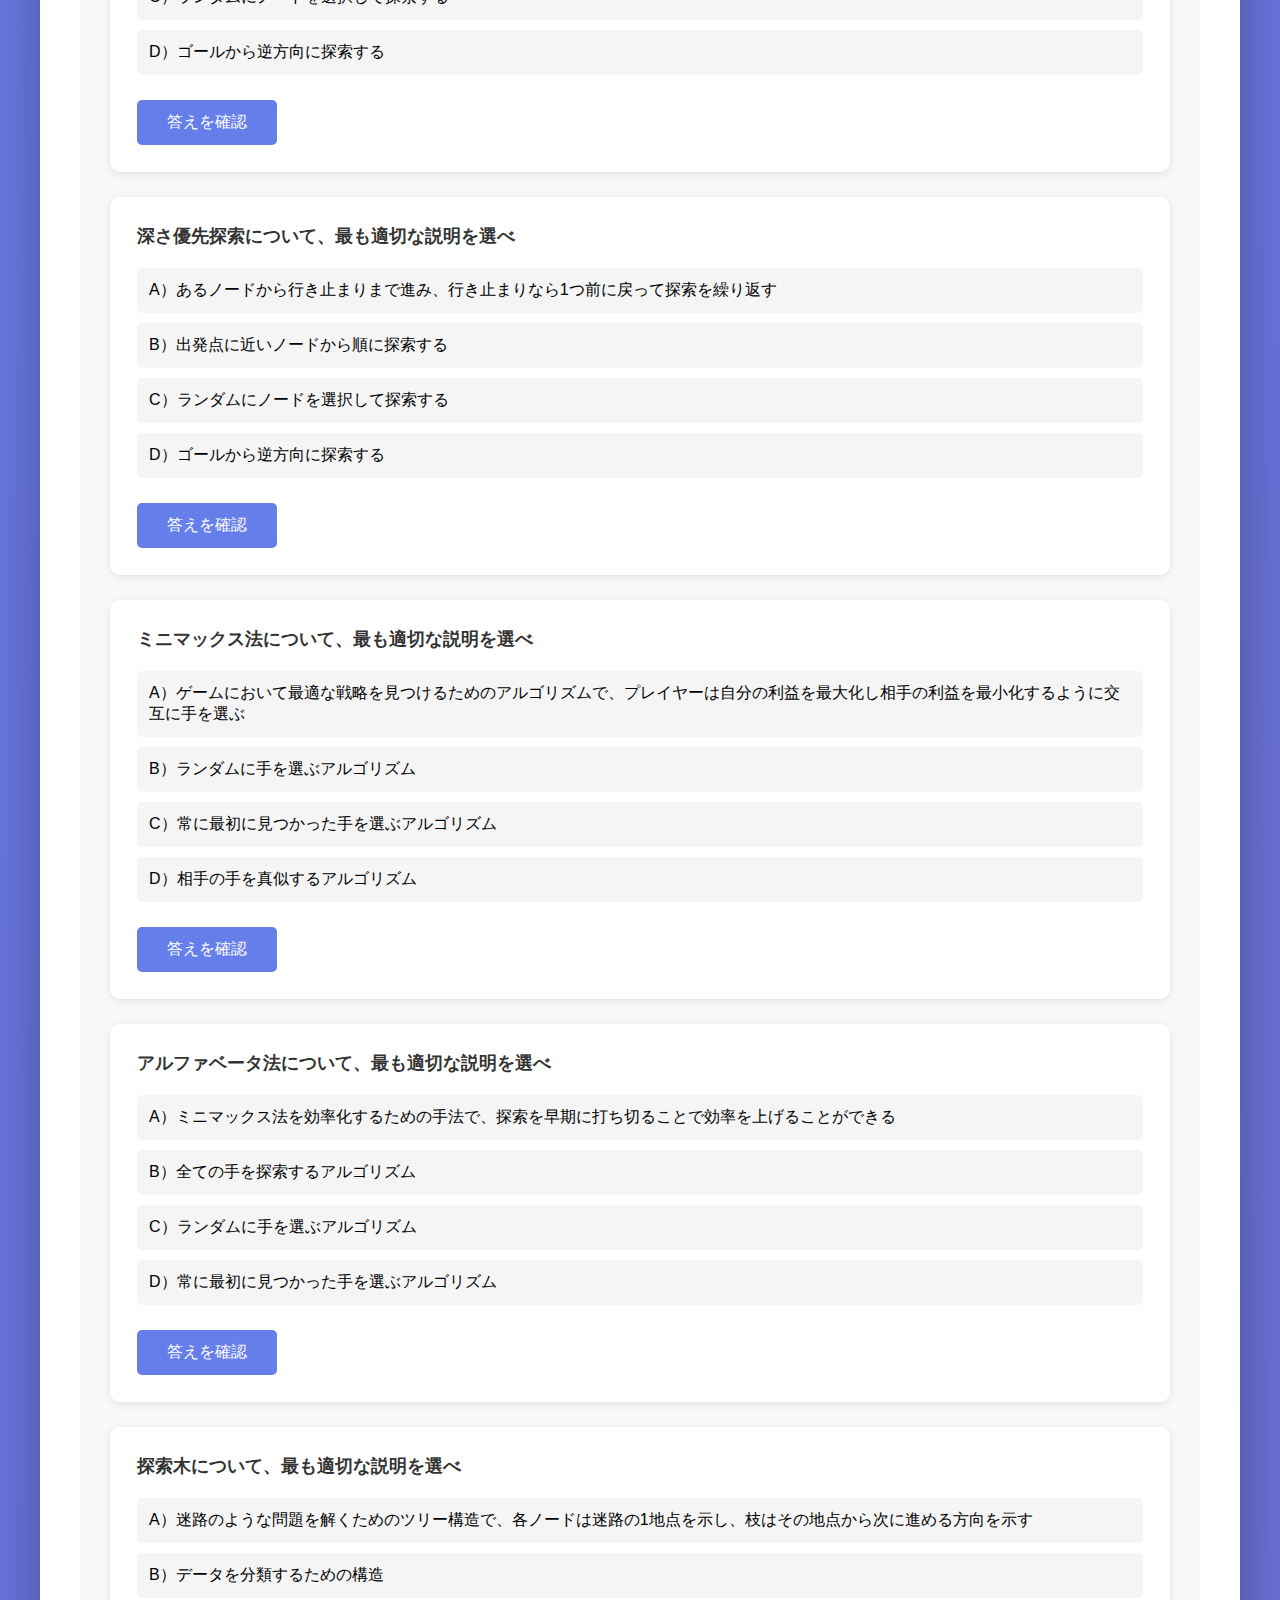
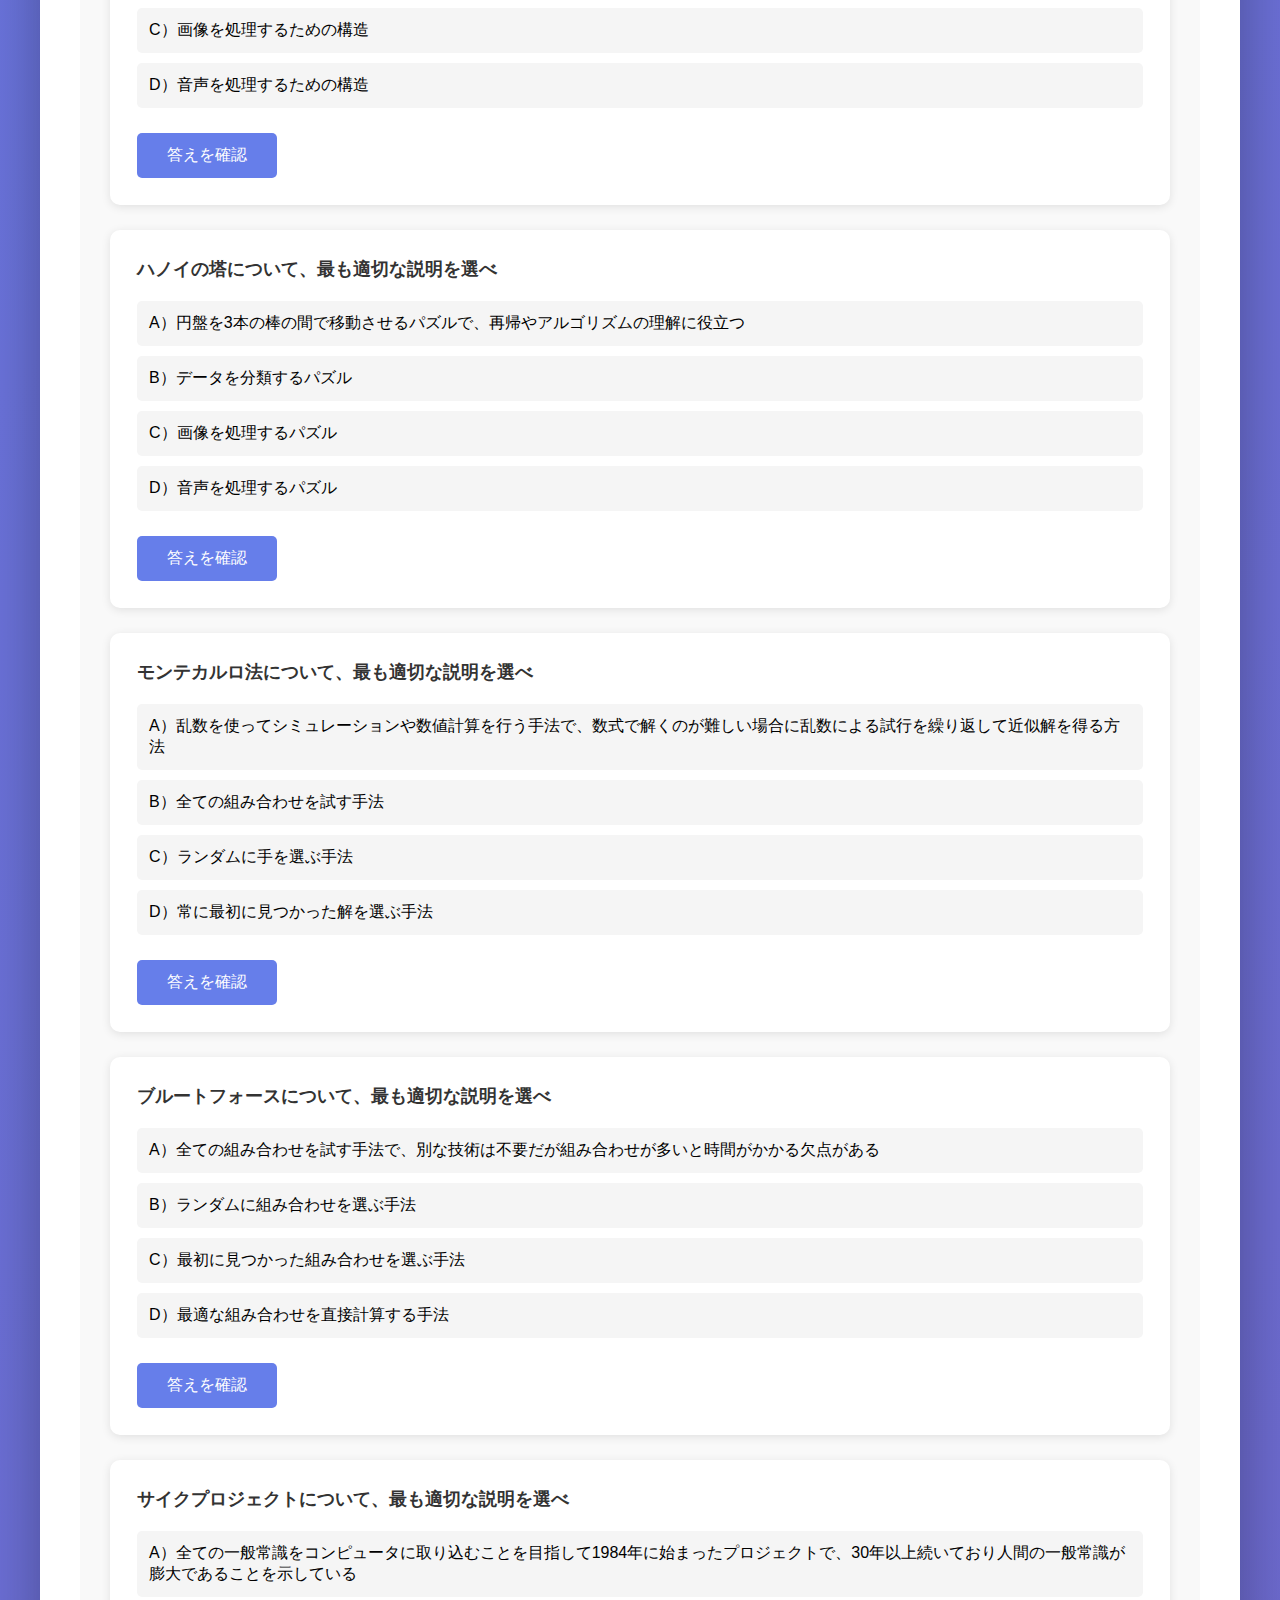
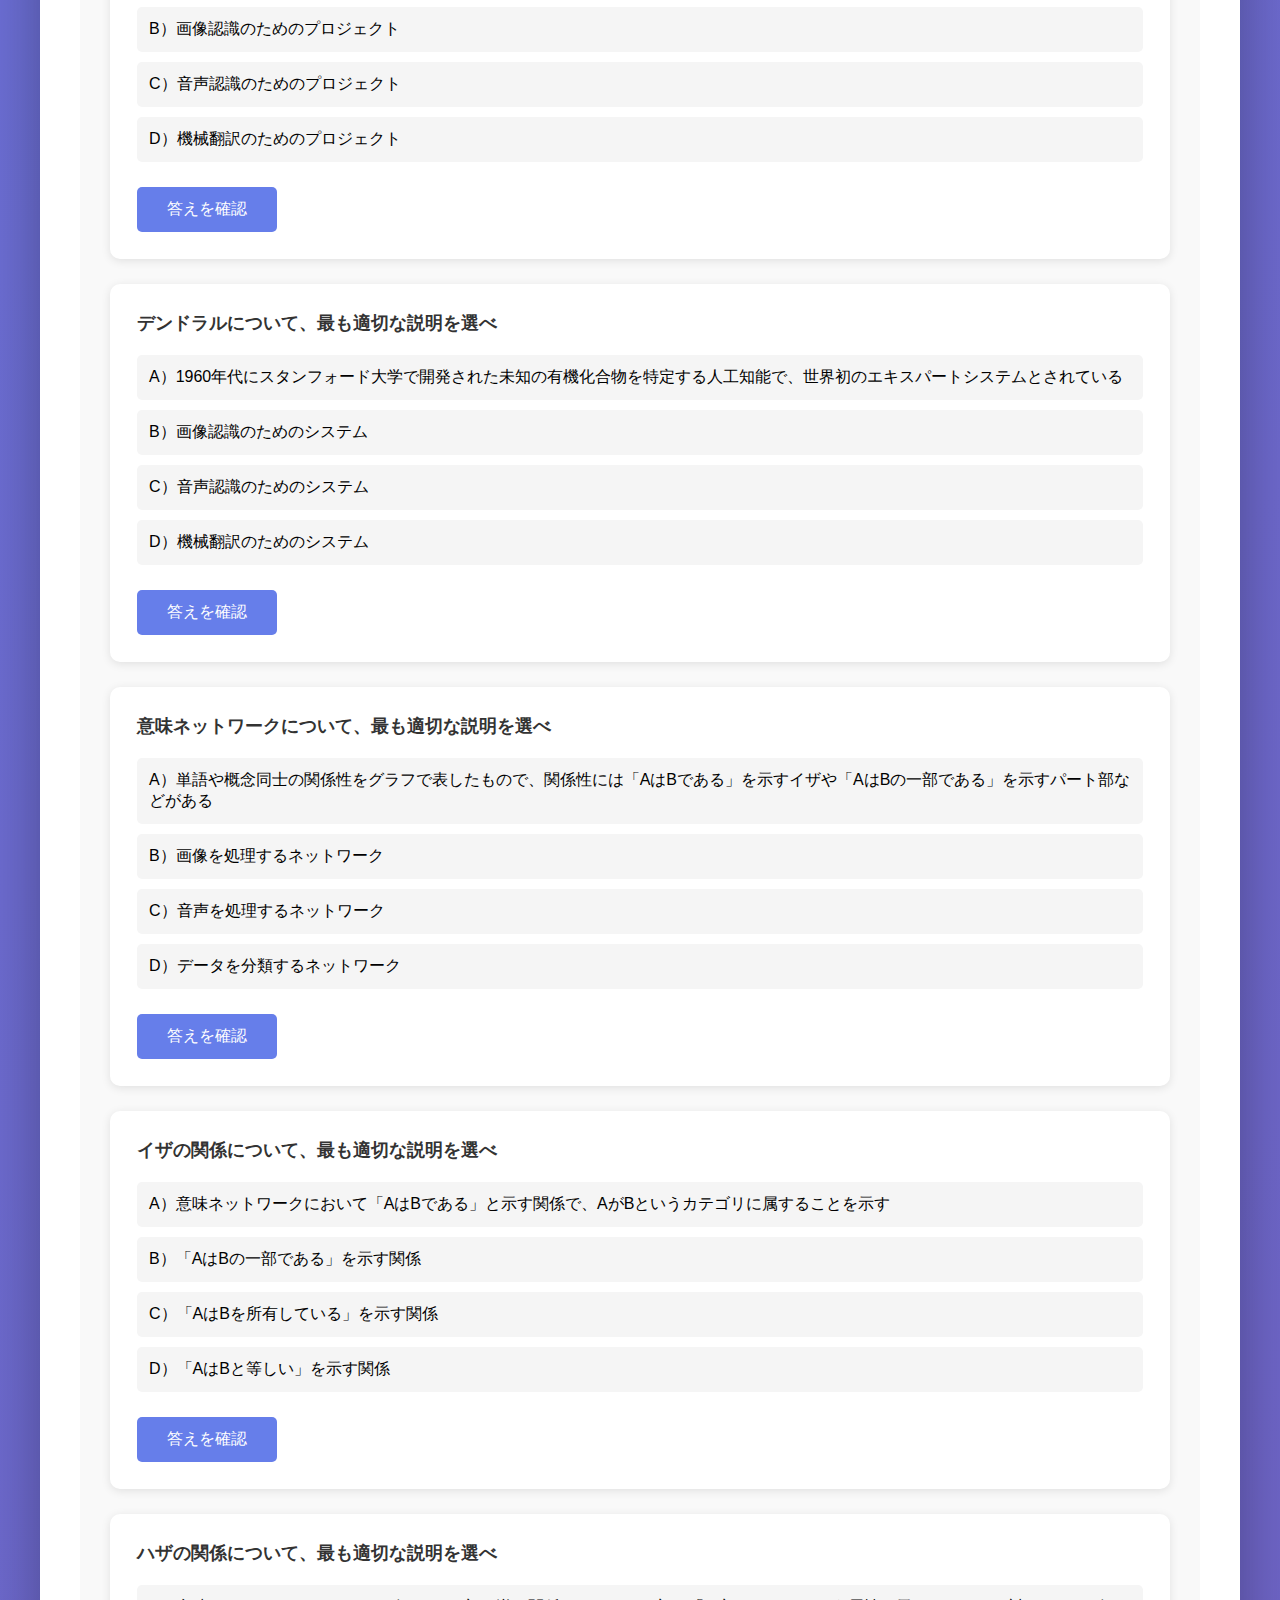
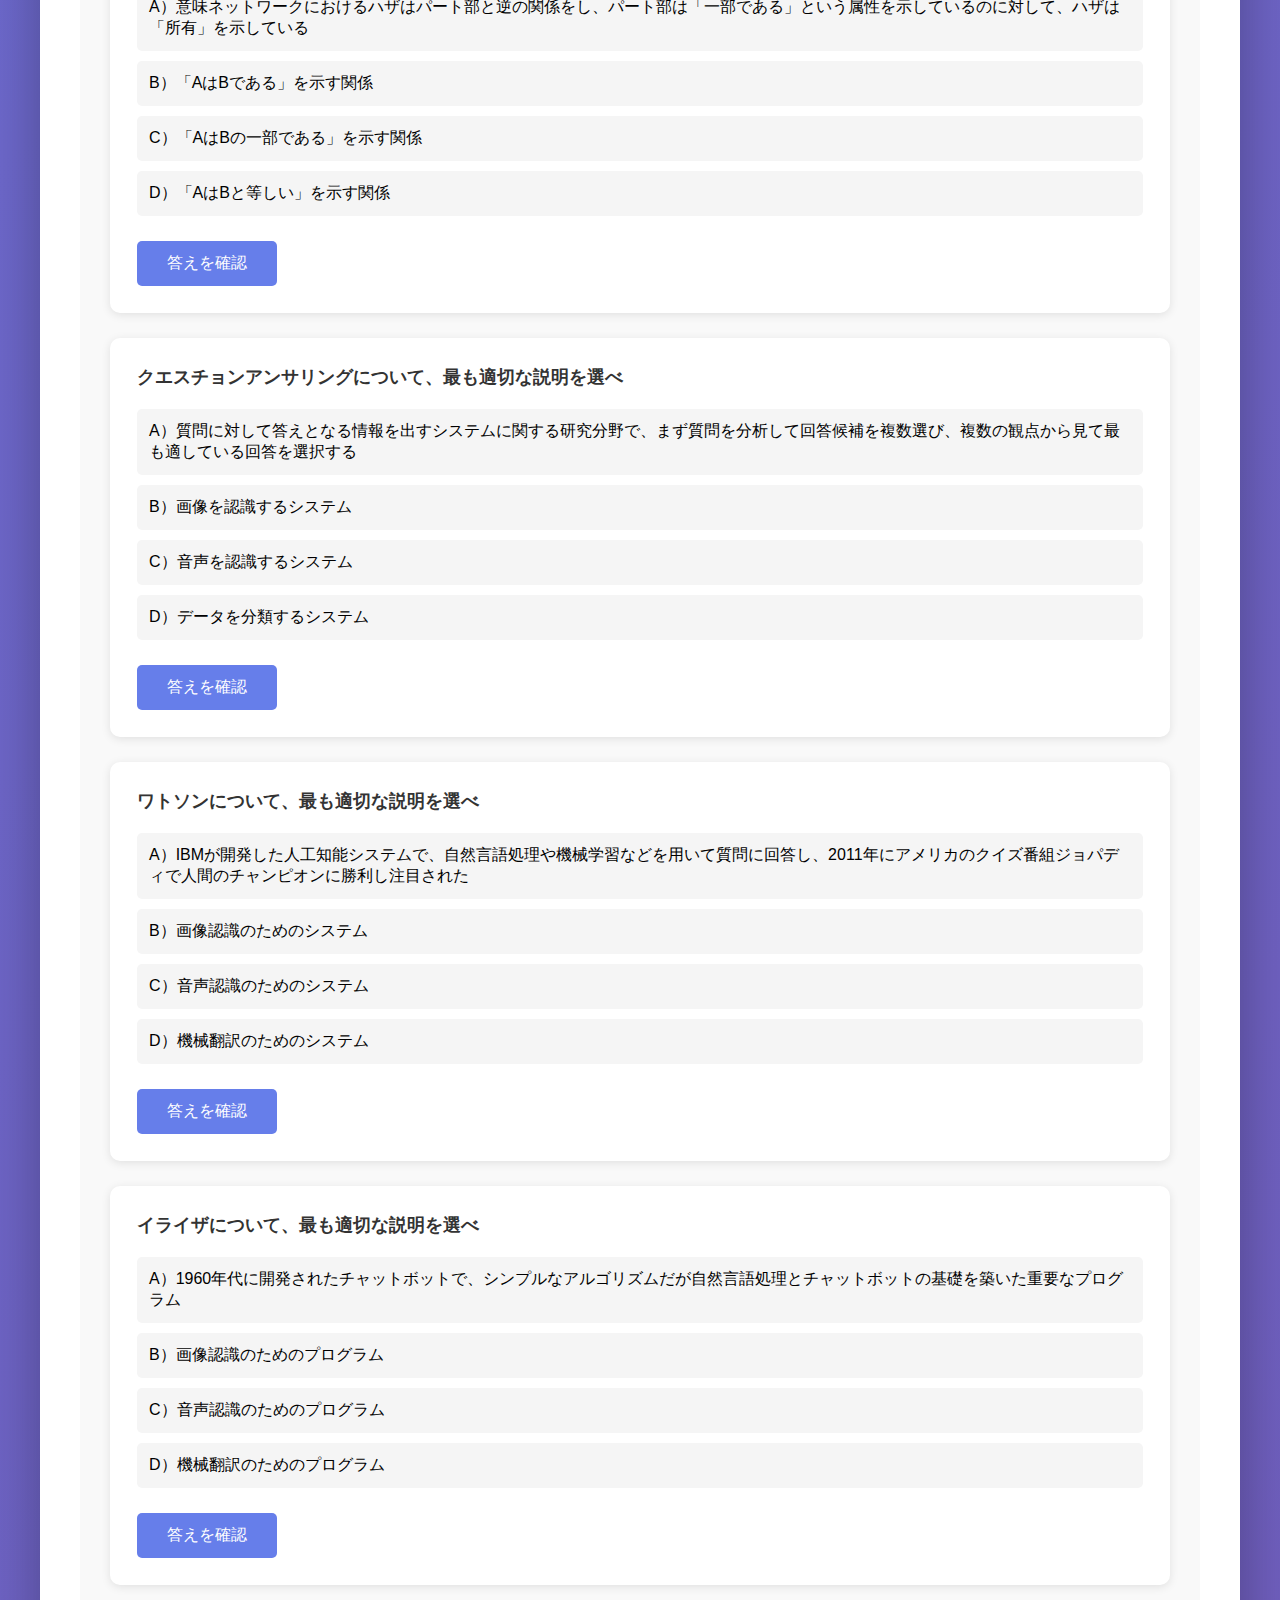
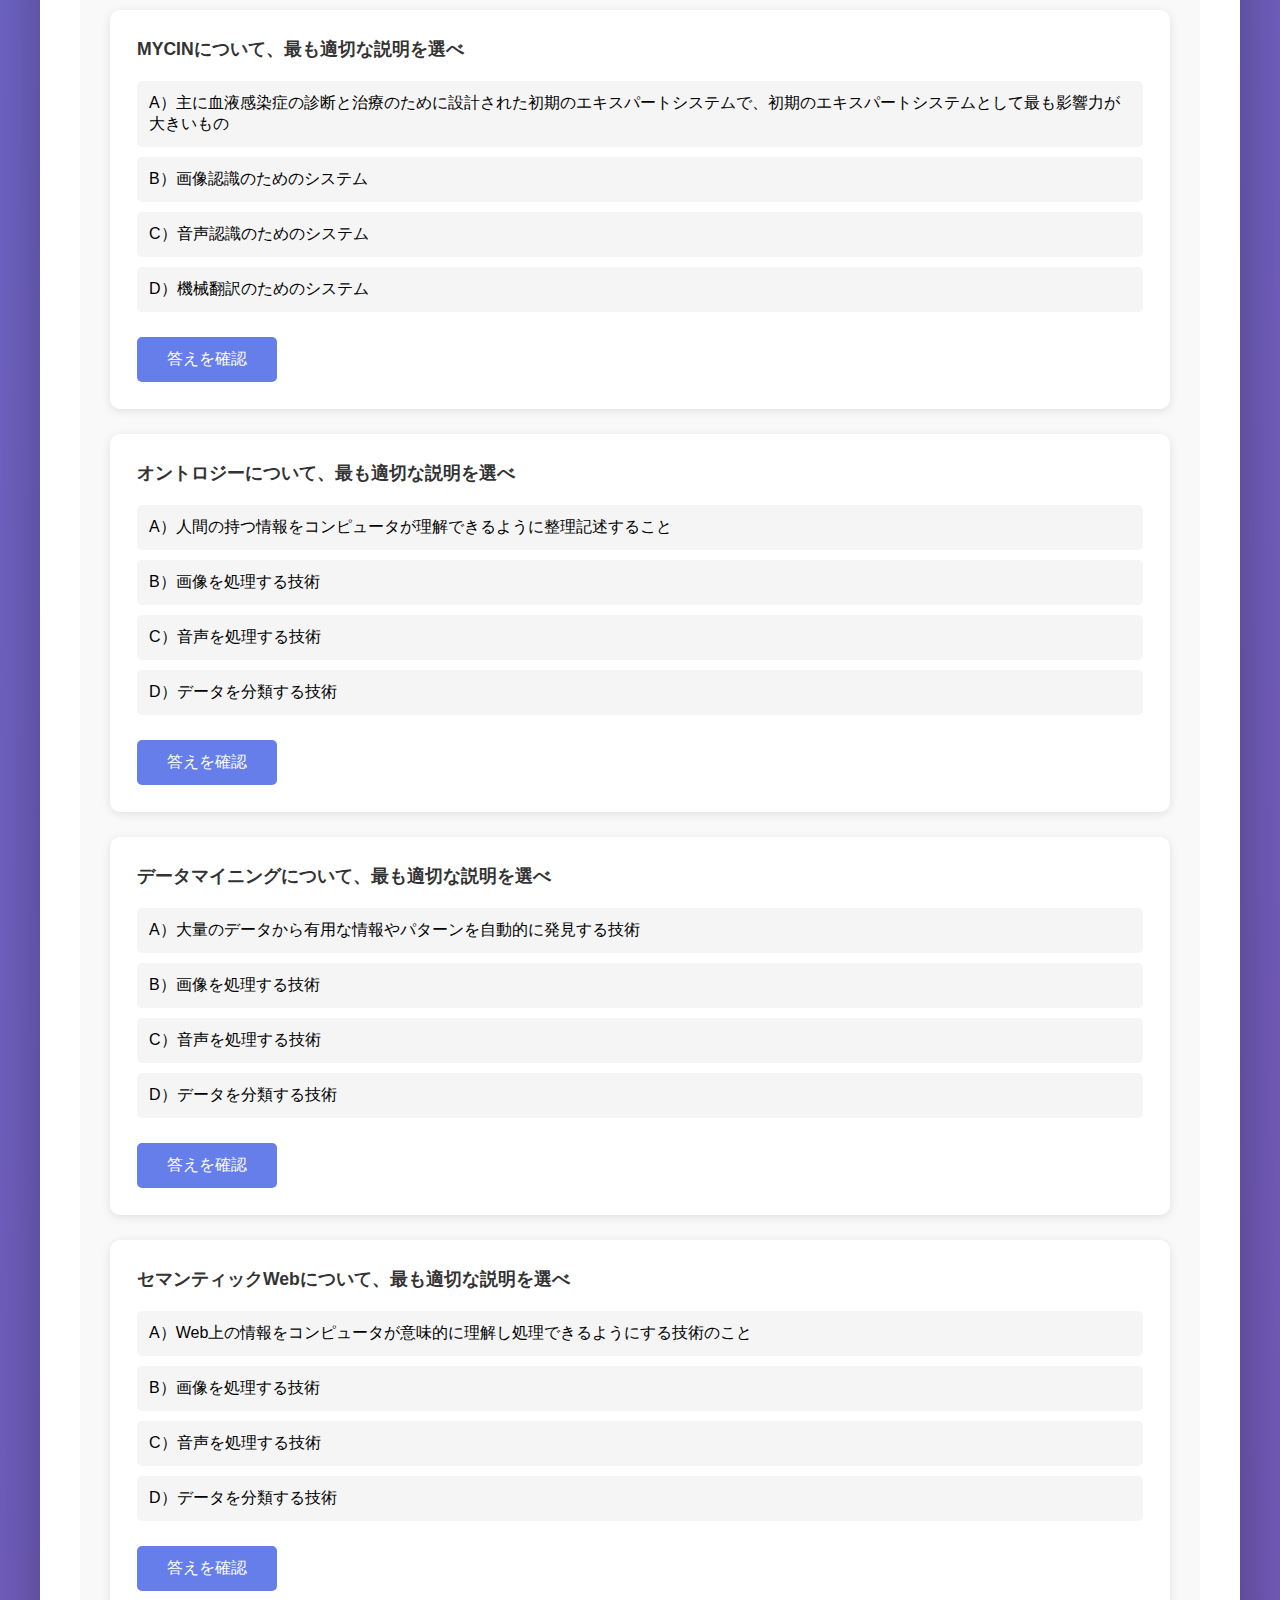
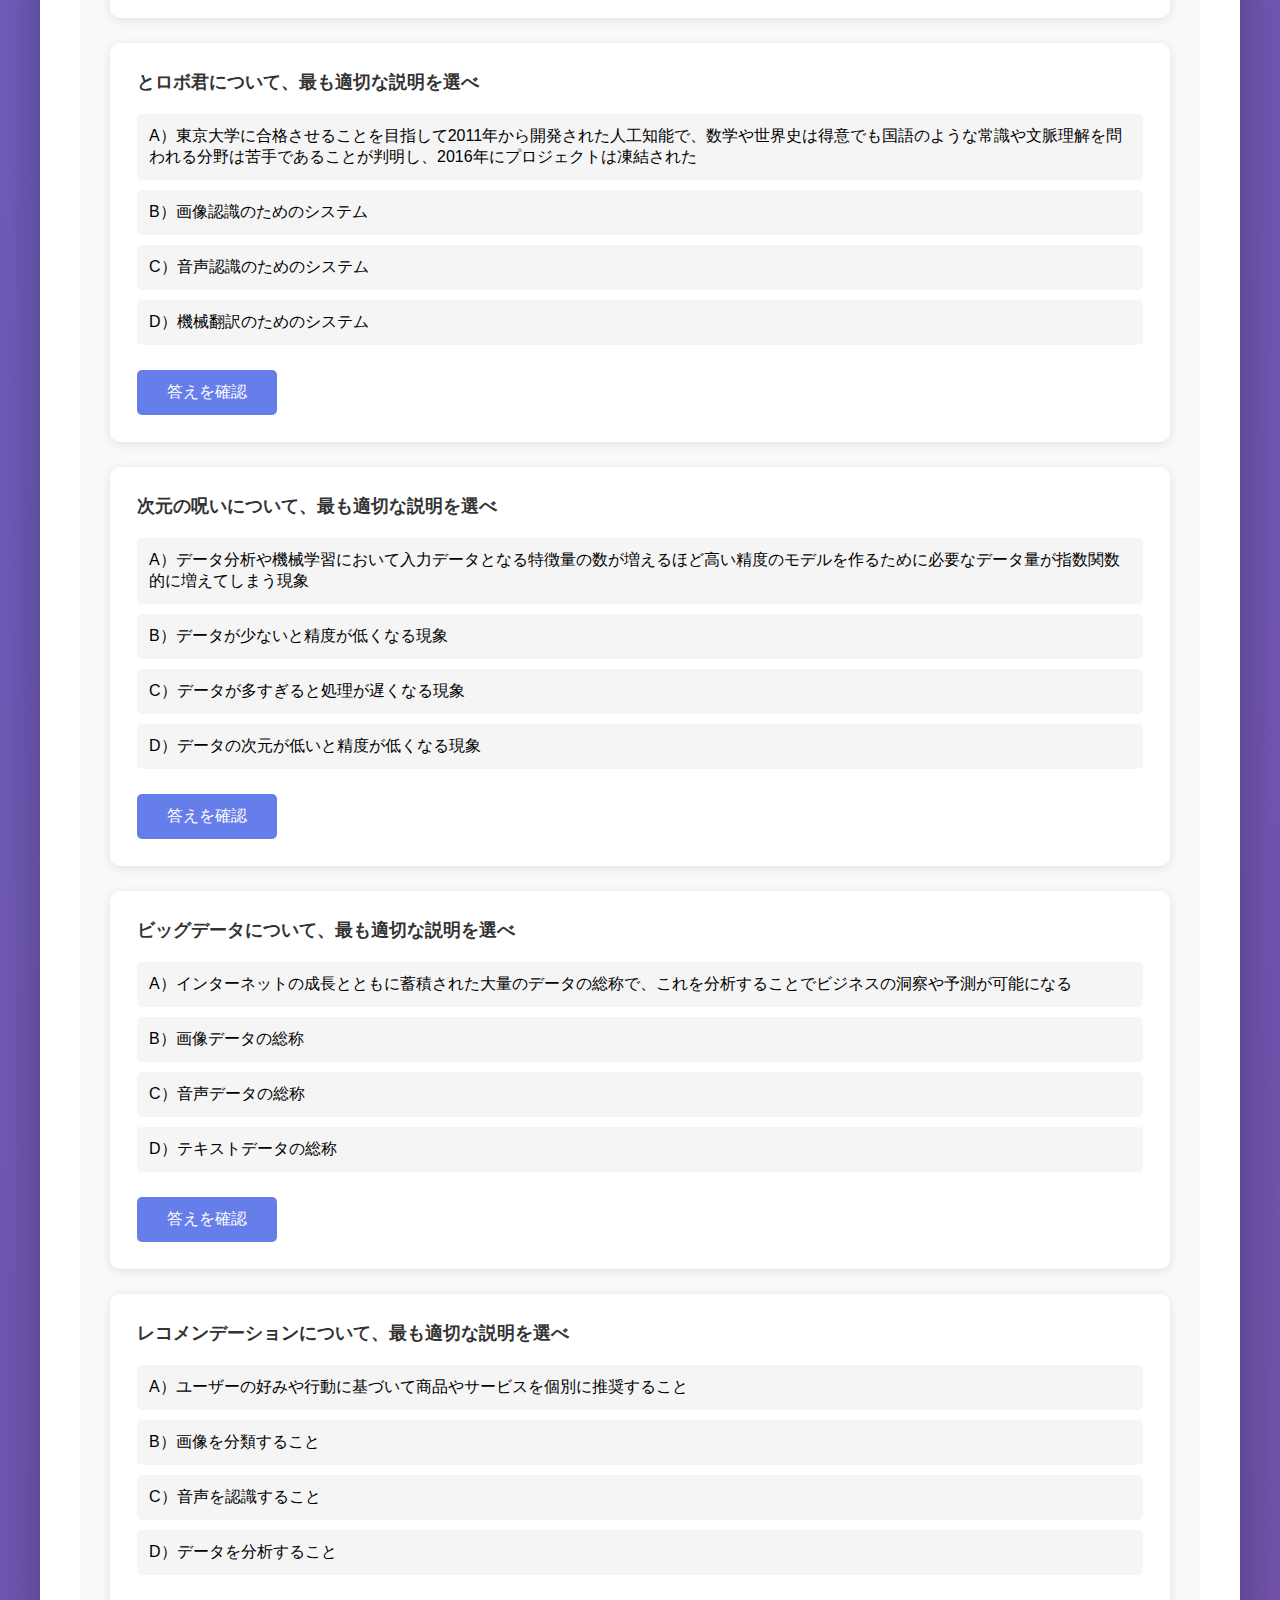
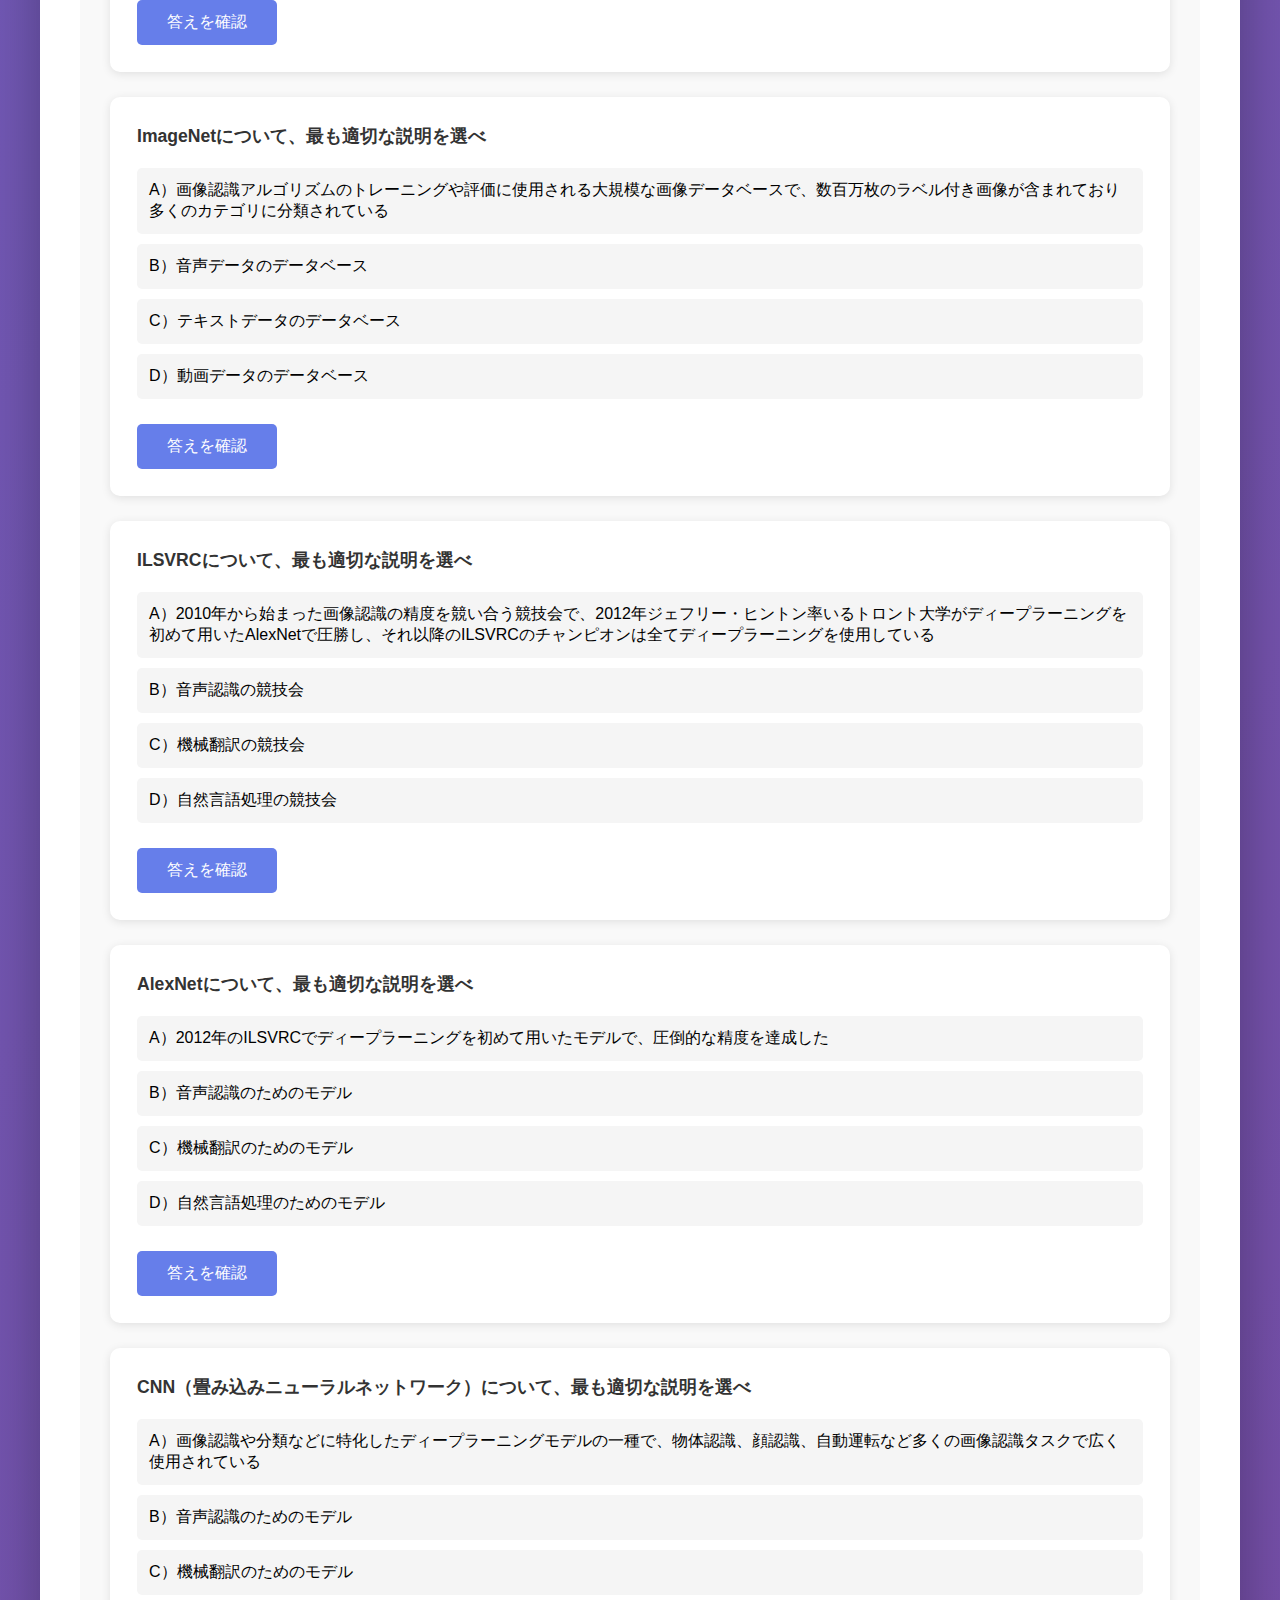
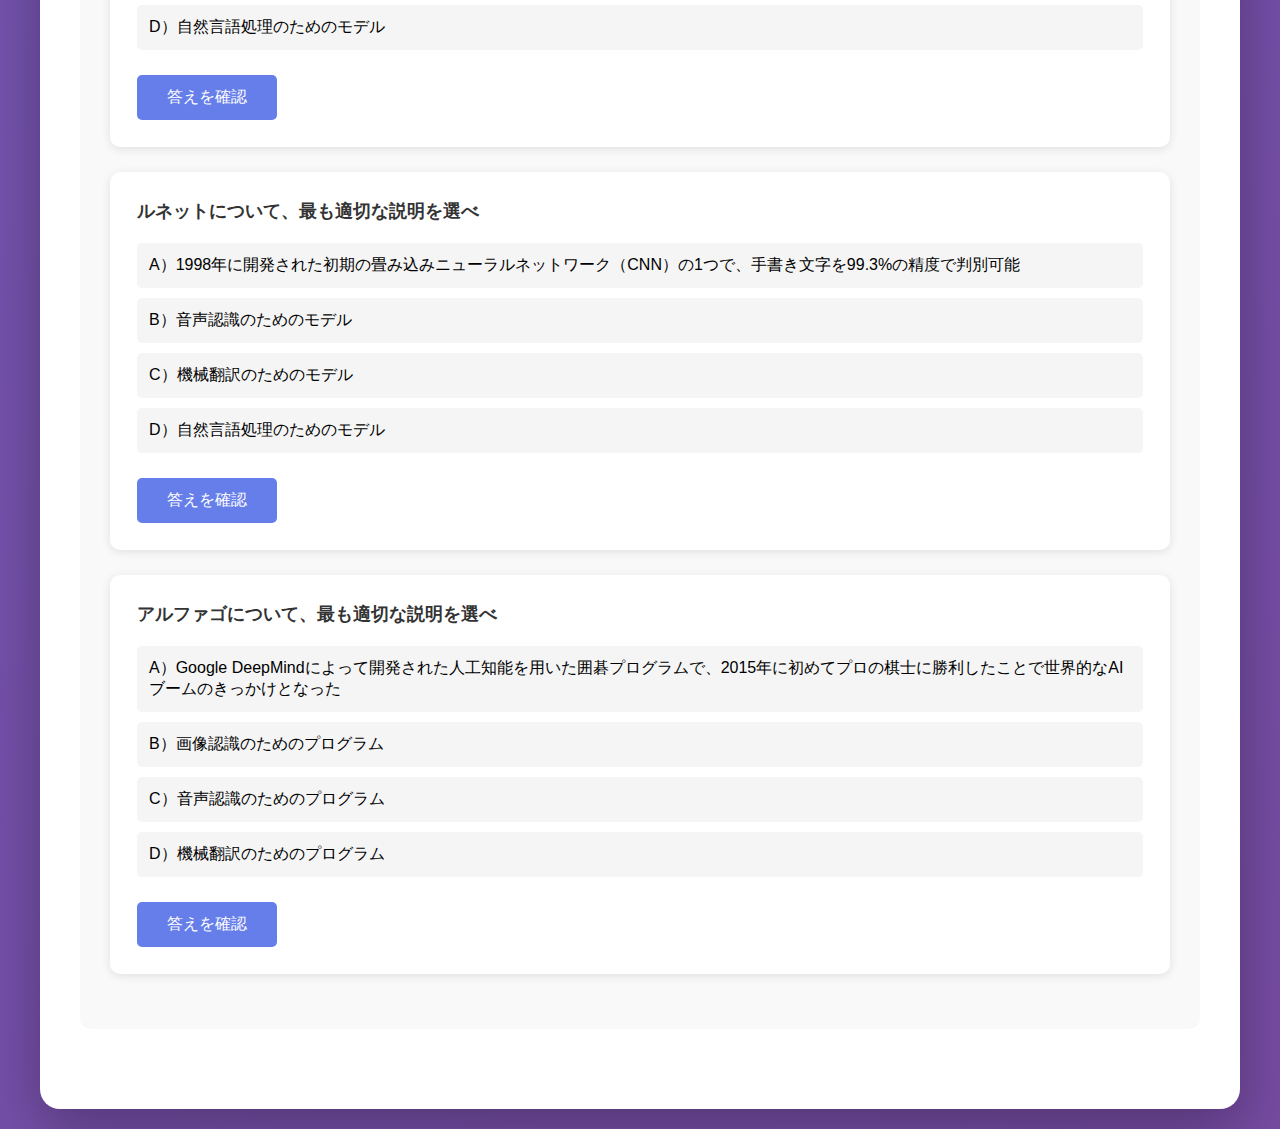
<file: category2.html>
<!DOCTYPE html>
<html lang="ja">
<head>
    <meta charset="UTF-8">
    <meta name="viewport" content="width=device-width, initial-scale=1.0">
    <title>② 人工知能をめぐる動向 - G検定 学習アプリ</title>
    <link rel="stylesheet" href="styles.css">
</head>
<body>
    <div class="container">
        <a href="index.html" class="back-link">← トップページに戻る</a>
        <h1>② 人工知能をめぐる動向</h1>
        
        <div class="section">
            <div class="goals">
                <h3>🎯 到達目標</h3>
                <ul>
                    <li>探索理論の具体例を説明できる</li>
                    <li>探索理論を実現する代表的な手法を説明できる</li>
                    <li>知識表現とは何か説明できる</li>
                    <li>エキスパートシステムとは何か説明できる</li>
                    <li>機械学習が注目されるようになった背景を説明できる</li>
                    <li>ディープラーニングがどのように発展してきたかその歴史を説明できる</li>
                </ul>
            </div>
        </div>
        
        <div class="section">
            <h2>📚 重要キーワード</h2>
            <div class="keywords">
                <div class="keyword-item"><strong>探索理論</strong>迷路のような問題を解くためのツリー構造</div>
                <div class="keyword-item"><strong>幅優先探索</strong>出発点に近いノードから順に探索するため、最短距離で必ずゴールに到達できる</div>
                <div class="keyword-item"><strong>深さ優先探索</strong>あるノードから行き止まりまで進み、行き止まりなら1つ前に戻って探索を繰り返す</div>
                <div class="keyword-item"><strong>ミニマックス法</strong>ゲームにおいて最適な戦略を見つけるためのアルゴリズム</div>
                <div class="keyword-item"><strong>知識表現</strong>コンピューターが情報を扱いやすい形で知識を表現する方法</div>
                <div class="keyword-item"><strong>エキスパートシステム</strong>専門家の知識をルール化し、特定分野で専門家並みの判断を行うプログラム</div>
                <div class="keyword-item"><strong>MYCIN</strong>血液感染症の診断と治療のために設計された初期のエキスパートシステム</div>
                <div class="keyword-item"><strong>意味ネットワーク</strong>単語や概念同士の関係性をグラフで表したもの</div>
                <div class="keyword-item"><strong>オントロジー</strong>人間の持つ情報をコンピューターが理解できるように整理記述すること</div>
                <div class="keyword-item"><strong>ビッグデータ</strong>インターネットの成長と共に蓄積された大量のデータの総称</div>
                <div class="keyword-item"><strong>次元の呪い</strong>特徴量の数が増えるほど高い精度のモデルを作るために必要なデータ量が指数関数的に増える現象</div>
                <div class="keyword-item"><strong>ImageNet</strong>画像認識アルゴリズムのトレーニングや評価に使用される大規模な画像データベース</div>
                <div class="keyword-item"><strong>ILSVRC</strong>2010年から始まった画像認識の精度を競い合う競技会</div>
                <div class="keyword-item"><strong>AlexNet</strong>2012年のILSVRCでディープラーニングを初めて用いたモデル</div>
            </div>
        </div>
        
        <div class="section quiz-section">
            <div style="display: flex; justify-content: space-between; align-items: center; margin-bottom: 20px; flex-wrap: wrap; gap: 10px;">
                <h2 style="margin: 0;">📝 問題演習</h2>
                <div style="display: flex; gap: 10px; flex-wrap: wrap;">
                    <a href="question-list.html?category=category2" class="wrong-questions-link" style="background: #9c27b0; color: white; padding: 10px 20px; border-radius: 8px; text-decoration: none; font-size: 0.9em;">📋 問題一覧</a>
                    <a href="history.html" class="wrong-questions-link" style="background: #f44336; color: white; padding: 10px 20px; border-radius: 8px; text-decoration: none; font-size: 0.9em;">❌ 間違えた問題を見る</a>
                    <button onclick="pauseSession()" class="wrong-questions-link" style="background: #2196f3; color: white; padding: 10px 20px; border-radius: 8px; border: none; cursor: pointer; font-size: 0.9em;">⏸️ 一時停止</button>
                    <button onclick="resetAnswers()" style="background: #ff9800; color: white; padding: 10px 20px; border-radius: 8px; border: none; cursor: pointer; font-size: 0.9em;">🔄 回答をリセット</button>
                </div>
            </div>
            <div class="question" id="question-0">
                <div class="question-text">探索理論における幅優先探索について、最も適切な説明を選べ</div>
                <ul class="options">
                    <li data-option="A">A）出発点に近いノードから順に探索するため、最短距離で必ずゴールに到達できる</li>
                    <li data-option="B">B）あるノードから行き止まりまで進み、行き止まりなら1つ前に戻って探索を繰り返す</li>
                    <li data-option="C">C）ランダムにノードを選択して探索する</li>
                    <li data-option="D">D）ゴールから逆方向に探索する</li>
                </ul>
                <button class="answer-btn" onclick="checkAnswer(this, 'A')">答えを確認</button>
                <div class="result correct"><strong>正解：A）</strong><br>幅優先探索は出発点に近いノードから順に探索するため、最短距離で必ずゴールに到達できる利点があります。しかし全てのノードを記憶しながら探索するため、複雑な迷路ではメモリ不足になる可能性があります。</div>
            </div>
            
            <div class="question" id="question-1">
                <div class="question-text">深さ優先探索について、最も適切な説明を選べ</div>
                <ul class="options">
                    <li data-option="A">A）あるノードから行き止まりまで進み、行き止まりなら1つ前に戻って探索を繰り返す</li>
                    <li data-option="B">B）出発点に近いノードから順に探索する</li>
                    <li data-option="C">C）ランダムにノードを選択して探索する</li>
                    <li data-option="D">D）ゴールから逆方向に探索する</li>
                </ul>
                <button class="answer-btn" onclick="checkAnswer(this, 'A')">答えを確認</button>
                <div class="result correct"><strong>正解：A）</strong><br>深さ優先探索は、あるノードから行き止まりまで進み、行き止まりなら1つ前に戻って探索を繰り返します。これはメモリをあまり必要としませんが、最短距離でゴールにたどり着く保証はありません。</div>
            </div>
            
            <div class="question" id="question-2">
                <div class="question-text">ミニマックス法について、最も適切な説明を選べ</div>
                <ul class="options">
                    <li data-option="A">A）ゲームにおいて最適な戦略を見つけるためのアルゴリズムで、プレイヤーは自分の利益を最大化し相手の利益を最小化するように交互に手を選ぶ</li>
                    <li data-option="B">B）ランダムに手を選ぶアルゴリズム</li>
                    <li data-option="C">C）常に最初に見つかった手を選ぶアルゴリズム</li>
                    <li data-option="D">D）相手の手を真似するアルゴリズム</li>
                </ul>
                <button class="answer-btn" onclick="checkAnswer(this, 'A')">答えを確認</button>
                <div class="result correct"><strong>正解：A）</strong><br>ミニマックス法は、ゲームにおいて最適な戦略を見つけるためのアルゴリズムです。プレイヤーは自分の利益を最大化し相手の利益を最小化するように交互に手を選ぶことで、最も有利な手を選択することができます。ミニマックスを活用できる例としては、チェスやオセロ、囲碁などが挙げられます。</div>
            </div>
            
            <div class="question" id="question-3">
                <div class="question-text">アルファベータ法について、最も適切な説明を選べ</div>
                <ul class="options">
                    <li data-option="A">A）ミニマックス法を効率化するための手法で、探索を早期に打ち切ることで効率を上げることができる</li>
                    <li data-option="B">B）全ての手を探索するアルゴリズム</li>
                    <li data-option="C">C）ランダムに手を選ぶアルゴリズム</li>
                    <li data-option="D">D）常に最初に見つかった手を選ぶアルゴリズム</li>
                </ul>
                <button class="answer-btn" onclick="checkAnswer(this, 'A')">答えを確認</button>
                <div class="result correct"><strong>正解：A）</strong><br>アルファベータ法は、ミニマックス法を効率化するための手法です。探索を早期に打ち切ることで効率を上げることができます。アルファカットはスコアが最大のものを選ぶ過程で、すでに出現したスコアよりも小さいスコアが出たら探索を打ち切ることです。またベータカットはスコアが最小のものを選ぶ過程で、すでに出現したスコアよりも大きいスコアが出たら探索を打ち切ることです。</div>
            </div>
            
            <div class="question" id="question-4">
                <div class="question-text">探索木について、最も適切な説明を選べ</div>
                <ul class="options">
                    <li data-option="A">A）迷路のような問題を解くためのツリー構造で、各ノードは迷路の1地点を示し、枝はその地点から次に進める方向を示す</li>
                    <li data-option="B">B）データを分類するための構造</li>
                    <li data-option="C">C）画像を処理するための構造</li>
                    <li data-option="D">D）音声を処理するための構造</li>
                </ul>
                <button class="answer-btn" onclick="checkAnswer(this, 'A')">答えを確認</button>
                <div class="result correct"><strong>正解：A）</strong><br>探索木は、迷路のような問題を解くためのツリー構造です。各ノードは迷路の1地点を示し、枝はその地点から次に進める方向を示します。探索木を使うことで、スタートからゴールまでの最適な経路を見つけることができます。</div>
            </div>
            
            <div class="question" id="question-5">
                <div class="question-text">ハノイの塔について、最も適切な説明を選べ</div>
                <ul class="options">
                    <li data-option="A">A）円盤を3本の棒の間で移動させるパズルで、再帰やアルゴリズムの理解に役立つ</li>
                    <li data-option="B">B）データを分類するパズル</li>
                    <li data-option="C">C）画像を処理するパズル</li>
                    <li data-option="D">D）音声を処理するパズル</li>
                </ul>
                <button class="answer-btn" onclick="checkAnswer(this, 'A')">答えを確認</button>
                <div class="result correct"><strong>正解：A）</strong><br>ハノイの塔は、円盤を3本の棒の間で移動させるパズルです。再帰やアルゴリズムの理解に役立ちます。円盤を全て別の棒に移動させることで完成になります。ルールとしては、1度に1枚の円盤しか動かせない、大きい円盤を小さい円盤の上に置いてはいけないの2つです。クリアに必要な最小の手数は、Nを円盤の数とすると2のN乗-1になります。</div>
            </div>
            
            <div class="question" id="question-6">
                <div class="question-text">モンテカルロ法について、最も適切な説明を選べ</div>
                <ul class="options">
                    <li data-option="A">A）乱数を使ってシミュレーションや数値計算を行う手法で、数式で解くのが難しい場合に乱数による試行を繰り返して近似解を得る方法</li>
                    <li data-option="B">B）全ての組み合わせを試す手法</li>
                    <li data-option="C">C）ランダムに手を選ぶ手法</li>
                    <li data-option="D">D）常に最初に見つかった解を選ぶ手法</li>
                </ul>
                <button class="answer-btn" onclick="checkAnswer(this, 'A')">答えを確認</button>
                <div class="result correct"><strong>正解：A）</strong><br>モンテカルロ法は、乱数を使ってシミュレーションや数値計算を行う手法です。数式で解くのが難しい場合に、乱数による試行を繰り返して近似解を得る方法です。モンテカルロ法の活用例としては、円周率πを求める方法があります。まず正方形内にランダムに点を配置し、そのうち円内に入る点の割合を使用することを考えます。この点の数を増やせば増やすほどπの値に近づきます。</div>
            </div>
            
            <div class="question" id="question-7">
                <div class="question-text">ブルートフォースについて、最も適切な説明を選べ</div>
                <ul class="options">
                    <li data-option="A">A）全ての組み合わせを試す手法で、別な技術は不要だが組み合わせが多いと時間がかかる欠点がある</li>
                    <li data-option="B">B）ランダムに組み合わせを選ぶ手法</li>
                    <li data-option="C">C）最初に見つかった組み合わせを選ぶ手法</li>
                    <li data-option="D">D）最適な組み合わせを直接計算する手法</li>
                </ul>
                <button class="answer-btn" onclick="checkAnswer(this, 'A')">答えを確認</button>
                <div class="result correct"><strong>正解：A）</strong><br>ブルートフォースは、全ての組み合わせを試す手法です。別な技術は不要ですが、組み合わせが多いと時間がかかる欠点があります。この方法を用いた攻撃には、ブルートフォース攻撃、リバースブルートフォース攻撃、パスワードスプレー攻撃などがあります。</div>
            </div>
            
            <div class="question" id="question-8">
                <div class="question-text">サイクプロジェクトについて、最も適切な説明を選べ</div>
                <ul class="options">
                    <li data-option="A">A）全ての一般常識をコンピュータに取り込むことを目指して1984年に始まったプロジェクトで、30年以上続いており人間の一般常識が膨大であることを示している</li>
                    <li data-option="B">B）画像認識のためのプロジェクト</li>
                    <li data-option="C">C）音声認識のためのプロジェクト</li>
                    <li data-option="D">D）機械翻訳のためのプロジェクト</li>
                </ul>
                <button class="answer-btn" onclick="checkAnswer(this, 'A')">答えを確認</button>
                <div class="result correct"><strong>正解：A）</strong><br>サイクプロジェクトは、全ての一般常識をコンピュータに取り込むことを目指して1984年に始まったプロジェクトです。このプロジェクトは30年以上続いており、人間の一般常識が膨大であることを示しています。形式化する一般常識の例としては、水はH2Oで構成されています、犬は哺乳類です、パリはフランスの首都ですなどが挙げられます。</div>
            </div>
            
            <div class="question" id="question-9">
                <div class="question-text">デンドラルについて、最も適切な説明を選べ</div>
                <ul class="options">
                    <li data-option="A">A）1960年代にスタンフォード大学で開発された未知の有機化合物を特定する人工知能で、世界初のエキスパートシステムとされている</li>
                    <li data-option="B">B）画像認識のためのシステム</li>
                    <li data-option="C">C）音声認識のためのシステム</li>
                    <li data-option="D">D）機械翻訳のためのシステム</li>
                </ul>
                <button class="answer-btn" onclick="checkAnswer(this, 'A')">答えを確認</button>
                <div class="result correct"><strong>正解：A）</strong><br>デンドラルは、1960年代にスタンフォード大学で開発された未知の有機化合物を特定する人工知能です。質量分析の結果と有機科学の知識を用いて物質を同定することができ、専門家が行う判断を行えるということで、世界初のエキスパートシステムとされています。</div>
            </div>
            
            <div class="question" id="question-10">
                <div class="question-text">意味ネットワークについて、最も適切な説明を選べ</div>
                <ul class="options">
                    <li data-option="A">A）単語や概念同士の関係性をグラフで表したもので、関係性には「AはBである」を示すイザや「AはBの一部である」を示すパート部などがある</li>
                    <li data-option="B">B）画像を処理するネットワーク</li>
                    <li data-option="C">C）音声を処理するネットワーク</li>
                    <li data-option="D">D）データを分類するネットワーク</li>
                </ul>
                <button class="answer-btn" onclick="checkAnswer(this, 'A')">答えを確認</button>
                <div class="result correct"><strong>正解：A）</strong><br>意味ネットワークは、単語や概念同士の関係性をグラフで表したものです。関係性には「AはBである」を示すイザや「AはBの一部である」を示すパート部などがあり、矢印の向いている方が上位の概念です。機械学習分野では、人間の言語や知識をコンピュータに理解させるために用いられます。</div>
            </div>
            
            <div class="question" id="question-11">
                <div class="question-text">イザの関係について、最も適切な説明を選べ</div>
                <ul class="options">
                    <li data-option="A">A）意味ネットワークにおいて「AはBである」と示す関係で、AがBというカテゴリに属することを示す</li>
                    <li data-option="B">B）「AはBの一部である」を示す関係</li>
                    <li data-option="C">C）「AはBを所有している」を示す関係</li>
                    <li data-option="D">D）「AはBと等しい」を示す関係</li>
                </ul>
                <button class="answer-btn" onclick="checkAnswer(this, 'A')">答えを確認</button>
                <div class="result correct"><strong>正解：A）</strong><br>イザの関係は、意味ネットワークにおいて「AはBである」と示す関係で、AがBというカテゴリに属することを示します。例えば、猫は哺乳類である、哺乳類は動物である、動物は生物であるといった関係です。この関係は意味ネットワーク内で概念間の階層構造を形成し、人間の知識を整理するのに役立ちます。</div>
            </div>
            
            <div class="question" id="question-12">
                <div class="question-text">ハザの関係について、最も適切な説明を選べ</div>
                <ul class="options">
                    <li data-option="A">A）意味ネットワークにおけるハザはパート部と逆の関係をし、パート部は「一部である」という属性を示しているのに対して、ハザは「所有」を示している</li>
                    <li data-option="B">B）「AはBである」を示す関係</li>
                    <li data-option="C">C）「AはBの一部である」を示す関係</li>
                    <li data-option="D">D）「AはBと等しい」を示す関係</li>
                </ul>
                <button class="answer-btn" onclick="checkAnswer(this, 'A')">答えを確認</button>
                <div class="result correct"><strong>正解：A）</strong><br>ハザの関係は、意味ネットワークにおけるハザはパート部と逆の関係をします。パート部は「一部である」という属性を示しているのに対して、ハザは「所有」を示しています。例えば、パート部では「目は頭部の一部である」と表現し、ハザでは「頭部は目を所有している」と表現します。</div>
            </div>
            
            <div class="question" id="question-13">
                <div class="question-text">クエスチョンアンサリングについて、最も適切な説明を選べ</div>
                <ul class="options">
                    <li data-option="A">A）質問に対して答えとなる情報を出すシステムに関する研究分野で、まず質問を分析して回答候補を複数選び、複数の観点から見て最も適している回答を選択する</li>
                    <li data-option="B">B）画像を認識するシステム</li>
                    <li data-option="C">C）音声を認識するシステム</li>
                    <li data-option="D">D）データを分類するシステム</li>
                </ul>
                <button class="answer-btn" onclick="checkAnswer(this, 'A')">答えを確認</button>
                <div class="result correct"><strong>正解：A）</strong><br>クエスチョンアンサリングは、質問に対して答えとなる情報を出すシステムに関する研究分野のことです。この技術は、まず質問を分析して回答候補を複数選び、複数の観点から見て最も適している回答を選択します。この研究の成果としては、2011年にアメリカのクイズ番組に出場したIBM社のワトソンが挙げられます。</div>
            </div>
            
            <div class="question" id="question-14">
                <div class="question-text">ワトソンについて、最も適切な説明を選べ</div>
                <ul class="options">
                    <li data-option="A">A）IBMが開発した人工知能システムで、自然言語処理や機械学習などを用いて質問に回答し、2011年にアメリカのクイズ番組ジョパディで人間のチャンピオンに勝利し注目された</li>
                    <li data-option="B">B）画像認識のためのシステム</li>
                    <li data-option="C">C）音声認識のためのシステム</li>
                    <li data-option="D">D）機械翻訳のためのシステム</li>
                </ul>
                <button class="answer-btn" onclick="checkAnswer(this, 'A')">答えを確認</button>
                <div class="result correct"><strong>正解：A）</strong><br>ワトソンは、IBMが開発した人工知能システムで、自然言語処理や機械学習などを用いて質問に回答します。2011年にアメリカのクイズ番組ジョパディで人間のチャンピオンに勝利し注目されました。</div>
            </div>
            
            <div class="question" id="question-15">
                <div class="question-text">イライザについて、最も適切な説明を選べ</div>
                <ul class="options">
                    <li data-option="A">A）1960年代に開発されたチャットボットで、シンプルなアルゴリズムだが自然言語処理とチャットボットの基礎を築いた重要なプログラム</li>
                    <li data-option="B">B）画像認識のためのプログラム</li>
                    <li data-option="C">C）音声認識のためのプログラム</li>
                    <li data-option="D">D）機械翻訳のためのプログラム</li>
                </ul>
                <button class="answer-btn" onclick="checkAnswer(this, 'A')">答えを確認</button>
                <div class="result correct"><strong>正解：A）</strong><br>イライザは、1960年代に開発されたチャットボットで、シンプルなアルゴリズムですが自然言語処理とチャットボットの基礎を築いた重要なプログラムです。ユーザーの入力に対して特定のキーワードを元にセラピストのような応答を返すことで、人と会話しているように見せかけるプログラムです。</div>
            </div>
            
            <div class="question" id="question-16">
                <div class="question-text">MYCINについて、最も適切な説明を選べ</div>
                <ul class="options">
                    <li data-option="A">A）主に血液感染症の診断と治療のために設計された初期のエキスパートシステムで、初期のエキスパートシステムとして最も影響力が大きいもの</li>
                    <li data-option="B">B）画像認識のためのシステム</li>
                    <li data-option="C">C）音声認識のためのシステム</li>
                    <li data-option="D">D）機械翻訳のためのシステム</li>
                </ul>
                <button class="answer-btn" onclick="checkAnswer(this, 'A')">答えを確認</button>
                <div class="result correct"><strong>正解：A）</strong><br>MYCINは、主に血液感染症の診断と治療のために設計された初期のエキスパートシステムです。エキスパートシステムとは専門分野の知識を取り込み、その分野の専門家のように振る舞うプログラムのことで、MYCINは初期のエキスパートシステムとして最も影響力が大きいものでした。</div>
            </div>
            
            <div class="question" id="question-17">
                <div class="question-text">オントロジーについて、最も適切な説明を選べ</div>
                <ul class="options">
                    <li data-option="A">A）人間の持つ情報をコンピュータが理解できるように整理記述すること</li>
                    <li data-option="B">B）画像を処理する技術</li>
                    <li data-option="C">C）音声を処理する技術</li>
                    <li data-option="D">D）データを分類する技術</li>
                </ul>
                <button class="answer-btn" onclick="checkAnswer(this, 'A')">答えを確認</button>
                <div class="result correct"><strong>正解：A）</strong><br>オントロジーは、人間の持つ情報をコンピュータが理解できるように整理記述することです。例えば、「リンゴ」という単語を見た時に「果物」を自動で関連付けるようにするためのもので、コンピュータは文字をそのままの形でしか理解できないため、こうした整理が必要になります。</div>
            </div>
            
            <div class="question" id="question-18">
                <div class="question-text">データマイニングについて、最も適切な説明を選べ</div>
                <ul class="options">
                    <li data-option="A">A）大量のデータから有用な情報やパターンを自動的に発見する技術</li>
                    <li data-option="B">B）画像を処理する技術</li>
                    <li data-option="C">C）音声を処理する技術</li>
                    <li data-option="D">D）データを分類する技術</li>
                </ul>
                <button class="answer-btn" onclick="checkAnswer(this, 'A')">答えを確認</button>
                <div class="result correct"><strong>正解：A）</strong><br>データマイニングは、大量のデータから有用な情報やパターンを自動的に発見する技術です。これによりビジネスの意思決定や予測などに役立つ洞察を得ることができます。具体例としては、オムツとビールに意味上の関連性はないが、オムツとビールを同時に買う人が多いという情報を見つけることができるなどが挙げられます。</div>
            </div>
            
            <div class="question" id="question-19">
                <div class="question-text">セマンティックWebについて、最も適切な説明を選べ</div>
                <ul class="options">
                    <li data-option="A">A）Web上の情報をコンピュータが意味的に理解し処理できるようにする技術のこと</li>
                    <li data-option="B">B）画像を処理する技術</li>
                    <li data-option="C">C）音声を処理する技術</li>
                    <li data-option="D">D）データを分類する技術</li>
                </ul>
                <button class="answer-btn" onclick="checkAnswer(this, 'A')">答えを確認</button>
                <div class="result correct"><strong>正解：A）</strong><br>セマンティックWebは、Web上の情報をコンピュータが意味的に理解し処理できるようにする技術のことです。これによりデータの検索や統合が効率的になります。従来の検索では膨大なデータが検索ワードに結びつかず目的の検索結果が得られないことがありましたが、セマンティックWebでは情報に意味を与えることで的確に検索ができるようになります。</div>
            </div>
            
            <div class="question" id="question-20">
                <div class="question-text">とロボ君について、最も適切な説明を選べ</div>
                <ul class="options">
                    <li data-option="A">A）東京大学に合格させることを目指して2011年から開発された人工知能で、数学や世界史は得意でも国語のような常識や文脈理解を問われる分野は苦手であることが判明し、2016年にプロジェクトは凍結された</li>
                    <li data-option="B">B）画像認識のためのシステム</li>
                    <li data-option="C">C）音声認識のためのシステム</li>
                    <li data-option="D">D）機械翻訳のためのシステム</li>
                </ul>
                <button class="answer-btn" onclick="checkAnswer(this, 'A')">答えを確認</button>
                <div class="result correct"><strong>正解：A）</strong><br>とロボ君は、東京大学に合格させることを目指して2011年から開発された人工知能です。プロジェクトの目的は人間の思考や知性を理解することでしたが、数学や世界史は得意でも国語のような常識や文脈理解を問われる分野は苦手であることが判明しました。2016年にコンボブレイクスルーがなければ東大合格は難しいと判断され、プロジェクトは凍結されました。</div>
            </div>
            
            <div class="question" id="question-21">
                <div class="question-text">次元の呪いについて、最も適切な説明を選べ</div>
                <ul class="options">
                    <li data-option="A">A）データ分析や機械学習において入力データとなる特徴量の数が増えるほど高い精度のモデルを作るために必要なデータ量が指数関数的に増えてしまう現象</li>
                    <li data-option="B">B）データが少ないと精度が低くなる現象</li>
                    <li data-option="C">C）データが多すぎると処理が遅くなる現象</li>
                    <li data-option="D">D）データの次元が低いと精度が低くなる現象</li>
                </ul>
                <button class="answer-btn" onclick="checkAnswer(this, 'A')">答えを確認</button>
                <div class="result correct"><strong>正解：A）</strong><br>次元の呪いは、データ分析や機械学習において入力データとなる特徴量の数が増えるほど高い精度のモデルを作るために必要なデータ量が指数関数的に増えてしまう現象のことを言います。</div>
            </div>
            
            <div class="question" id="question-22">
                <div class="question-text">ビッグデータについて、最も適切な説明を選べ</div>
                <ul class="options">
                    <li data-option="A">A）インターネットの成長とともに蓄積された大量のデータの総称で、これを分析することでビジネスの洞察や予測が可能になる</li>
                    <li data-option="B">B）画像データの総称</li>
                    <li data-option="C">C）音声データの総称</li>
                    <li data-option="D">D）テキストデータの総称</li>
                </ul>
                <button class="answer-btn" onclick="checkAnswer(this, 'A')">答えを確認</button>
                <div class="result correct"><strong>正解：A）</strong><br>ビッグデータは、インターネットの成長とともに蓄積された大量のデータの総称のことです。これを分析することでビジネスの洞察や予測が可能になります。</div>
            </div>
            
            <div class="question" id="question-23">
                <div class="question-text">レコメンデーションについて、最も適切な説明を選べ</div>
                <ul class="options">
                    <li data-option="A">A）ユーザーの好みや行動に基づいて商品やサービスを個別に推奨すること</li>
                    <li data-option="B">B）画像を分類すること</li>
                    <li data-option="C">C）音声を認識すること</li>
                    <li data-option="D">D）データを分析すること</li>
                </ul>
                <button class="answer-btn" onclick="checkAnswer(this, 'A')">答えを確認</button>
                <div class="result correct"><strong>正解：A）</strong><br>レコメンデーションは、ユーザーの好みや行動に基づいて商品やサービスを個別に推奨することです。例えば、Amazonでの商品の推薦やNetflixでの映画の推薦がこれに該当します。これを実現するための主な方法として、協調フィルタリングとコンテンツベースフィルタリングが挙げられます。</div>
            </div>
            
            <div class="question" id="question-24">
                <div class="question-text">ImageNetについて、最も適切な説明を選べ</div>
                <ul class="options">
                    <li data-option="A">A）画像認識アルゴリズムのトレーニングや評価に使用される大規模な画像データベースで、数百万枚のラベル付き画像が含まれており多くのカテゴリに分類されている</li>
                    <li data-option="B">B）音声データのデータベース</li>
                    <li data-option="C">C）テキストデータのデータベース</li>
                    <li data-option="D">D）動画データのデータベース</li>
                </ul>
                <button class="answer-btn" onclick="checkAnswer(this, 'A')">答えを確認</button>
                <div class="result correct"><strong>正解：A）</strong><br>ImageNetは、画像認識アルゴリズムのトレーニングや評価に使用される大規模な画像データベースです。数百万枚のラベル付き画像が含まれており、多くのカテゴリに分類されています。</div>
            </div>
            
            <div class="question" id="question-25">
                <div class="question-text">ILSVRCについて、最も適切な説明を選べ</div>
                <ul class="options">
                    <li data-option="A">A）2010年から始まった画像認識の精度を競い合う競技会で、2012年ジェフリー・ヒントン率いるトロント大学がディープラーニングを初めて用いたAlexNetで圧勝し、それ以降のILSVRCのチャンピオンは全てディープラーニングを使用している</li>
                    <li data-option="B">B）音声認識の競技会</li>
                    <li data-option="C">C）機械翻訳の競技会</li>
                    <li data-option="D">D）自然言語処理の競技会</li>
                </ul>
                <button class="answer-btn" onclick="checkAnswer(this, 'A')">答えを確認</button>
                <div class="result correct"><strong>正解：A）</strong><br>ILSVRCは、2010年から始まった画像認識の精度を競い合う競技会です。2012年、ジェフリー・ヒントン率いるトロント大学がディープラーニングを初めて用いたAlexNetで圧勝しました。それ以降のILSVRCのチャンピオンは全てディープラーニングを使用しており、ディープラーニング技術の進展に大きく貢献しました。</div>
            </div>
            
            <div class="question" id="question-26">
                <div class="question-text">AlexNetについて、最も適切な説明を選べ</div>
                <ul class="options">
                    <li data-option="A">A）2012年のILSVRCでディープラーニングを初めて用いたモデルで、圧倒的な精度を達成した</li>
                    <li data-option="B">B）音声認識のためのモデル</li>
                    <li data-option="C">C）機械翻訳のためのモデル</li>
                    <li data-option="D">D）自然言語処理のためのモデル</li>
                </ul>
                <button class="answer-btn" onclick="checkAnswer(this, 'A')">答えを確認</button>
                <div class="result correct"><strong>正解：A）</strong><br>AlexNetは、2012年度の画像認識コンペのILSVRCで圧倒的な精度を達成した深層畳み込みニューラルネットワークのことです。ReLUやドロップアウト、GPUによる高速学習を導入し、深層学習ブームの火付け役となったモデルです。</div>
            </div>
            
            <div class="question" id="question-27">
                <div class="question-text">CNN（畳み込みニューラルネットワーク）について、最も適切な説明を選べ</div>
                <ul class="options">
                    <li data-option="A">A）画像認識や分類などに特化したディープラーニングモデルの一種で、物体認識、顔認識、自動運転など多くの画像認識タスクで広く使用されている</li>
                    <li data-option="B">B）音声認識のためのモデル</li>
                    <li data-option="C">C）機械翻訳のためのモデル</li>
                    <li data-option="D">D）自然言語処理のためのモデル</li>
                </ul>
                <button class="answer-btn" onclick="checkAnswer(this, 'A')">答えを確認</button>
                <div class="result correct"><strong>正解：A）</strong><br>CNN（畳み込みニューラルネットワーク）は、画像認識や分類などに特化したディープラーニングモデルの一種です。物体認識、顔認識、自動運転など多くの画像認識タスクで広く使用されています。</div>
            </div>
            
            <div class="question" id="question-28">
                <div class="question-text">ルネットについて、最も適切な説明を選べ</div>
                <ul class="options">
                    <li data-option="A">A）1998年に開発された初期の畳み込みニューラルネットワーク（CNN）の1つで、手書き文字を99.3%の精度で判別可能</li>
                    <li data-option="B">B）音声認識のためのモデル</li>
                    <li data-option="C">C）機械翻訳のためのモデル</li>
                    <li data-option="D">D）自然言語処理のためのモデル</li>
                </ul>
                <button class="answer-btn" onclick="checkAnswer(this, 'A')">答えを確認</button>
                <div class="result correct"><strong>正解：A）</strong><br>ルネットは、1998年に開発された初期の畳み込みニューラルネットワーク（CNN）の1つで、手書き文字を99.3%の精度で判別可能です。畳み込み層、プーリング層、結合層から構成されており、現在のディープラーニングモデルの基礎となっています。</div>
            </div>
            
            <div class="question" id="question-29">
                <div class="question-text">アルファゴについて、最も適切な説明を選べ</div>
                <ul class="options">
                    <li data-option="A">A）Google DeepMindによって開発された人工知能を用いた囲碁プログラムで、2015年に初めてプロの棋士に勝利したことで世界的なAIブームのきっかけとなった</li>
                    <li data-option="B">B）画像認識のためのプログラム</li>
                    <li data-option="C">C）音声認識のためのプログラム</li>
                    <li data-option="D">D）機械翻訳のためのプログラム</li>
                </ul>
                <button class="answer-btn" onclick="checkAnswer(this, 'A')">答えを確認</button>
                <div class="result correct"><strong>正解：A）</strong><br>アルファゴは、Google DeepMindによって開発された人工知能を用いた囲碁プログラムです。2015年に初めてプロの棋士に勝利したことで世界的なAIブームのきっかけとなりました。</div>
            </div>
        </div>
    </div>
    <script src="script.js"></script>
    <script>
        // 回答をリセットする関数
        function resetAnswers() {
            if (confirm('この分野の回答をリセットしますか？学習履歴からも削除されます。')) {
                const currentPage = window.location.pathname.split('/').pop().replace('.html', '');
                const history = StudyHistory.getHistory();
                if (history[currentPage]) {
                    delete history[currentPage];
                    StudyHistory.saveHistory(history);
                }
                location.reload();
            }
        }
        
        // 学習セッションを一時停止
        function pauseSession() {
            const currentPage = window.location.pathname.split('/').pop().replace('.html', '');
            const questions = document.querySelectorAll('.question');
            let currentQuestionIndex = 0;
            
            const hash = window.location.hash;
            if (hash) {
                const match = hash.match(/question-(\d+)/);
                if (match) {
                    currentQuestionIndex = parseInt(match[1]);
                }
            } else {
                questions.forEach((q, idx) => {
                    if (!q.classList.contains('answered-correct') && !q.classList.contains('answered-incorrect')) {
                        currentQuestionIndex = idx;
                        return;
                    }
                });
            }
            
            const scrollPosition = window.scrollY;
            StudyHistory.saveSession(currentPage, currentQuestionIndex, scrollPosition);
            alert('学習を一時停止しました。メインメニューから「学習を再開」ボタンで続きから始められます。');
            window.location.href = 'index.html';
        }
        
        // ページ読み込み時にセッションを復元
        document.addEventListener('DOMContentLoaded', function() {
            const session = StudyHistory.getSession();
            if (session && session.category === window.location.pathname.split('/').pop().replace('.html', '')) {
                if (session.scrollPosition) {
                    setTimeout(() => {
                        window.scrollTo(0, session.scrollPosition);
                    }, 100);
                }
            }
        });
    </script>
</body>
</html>
</file>
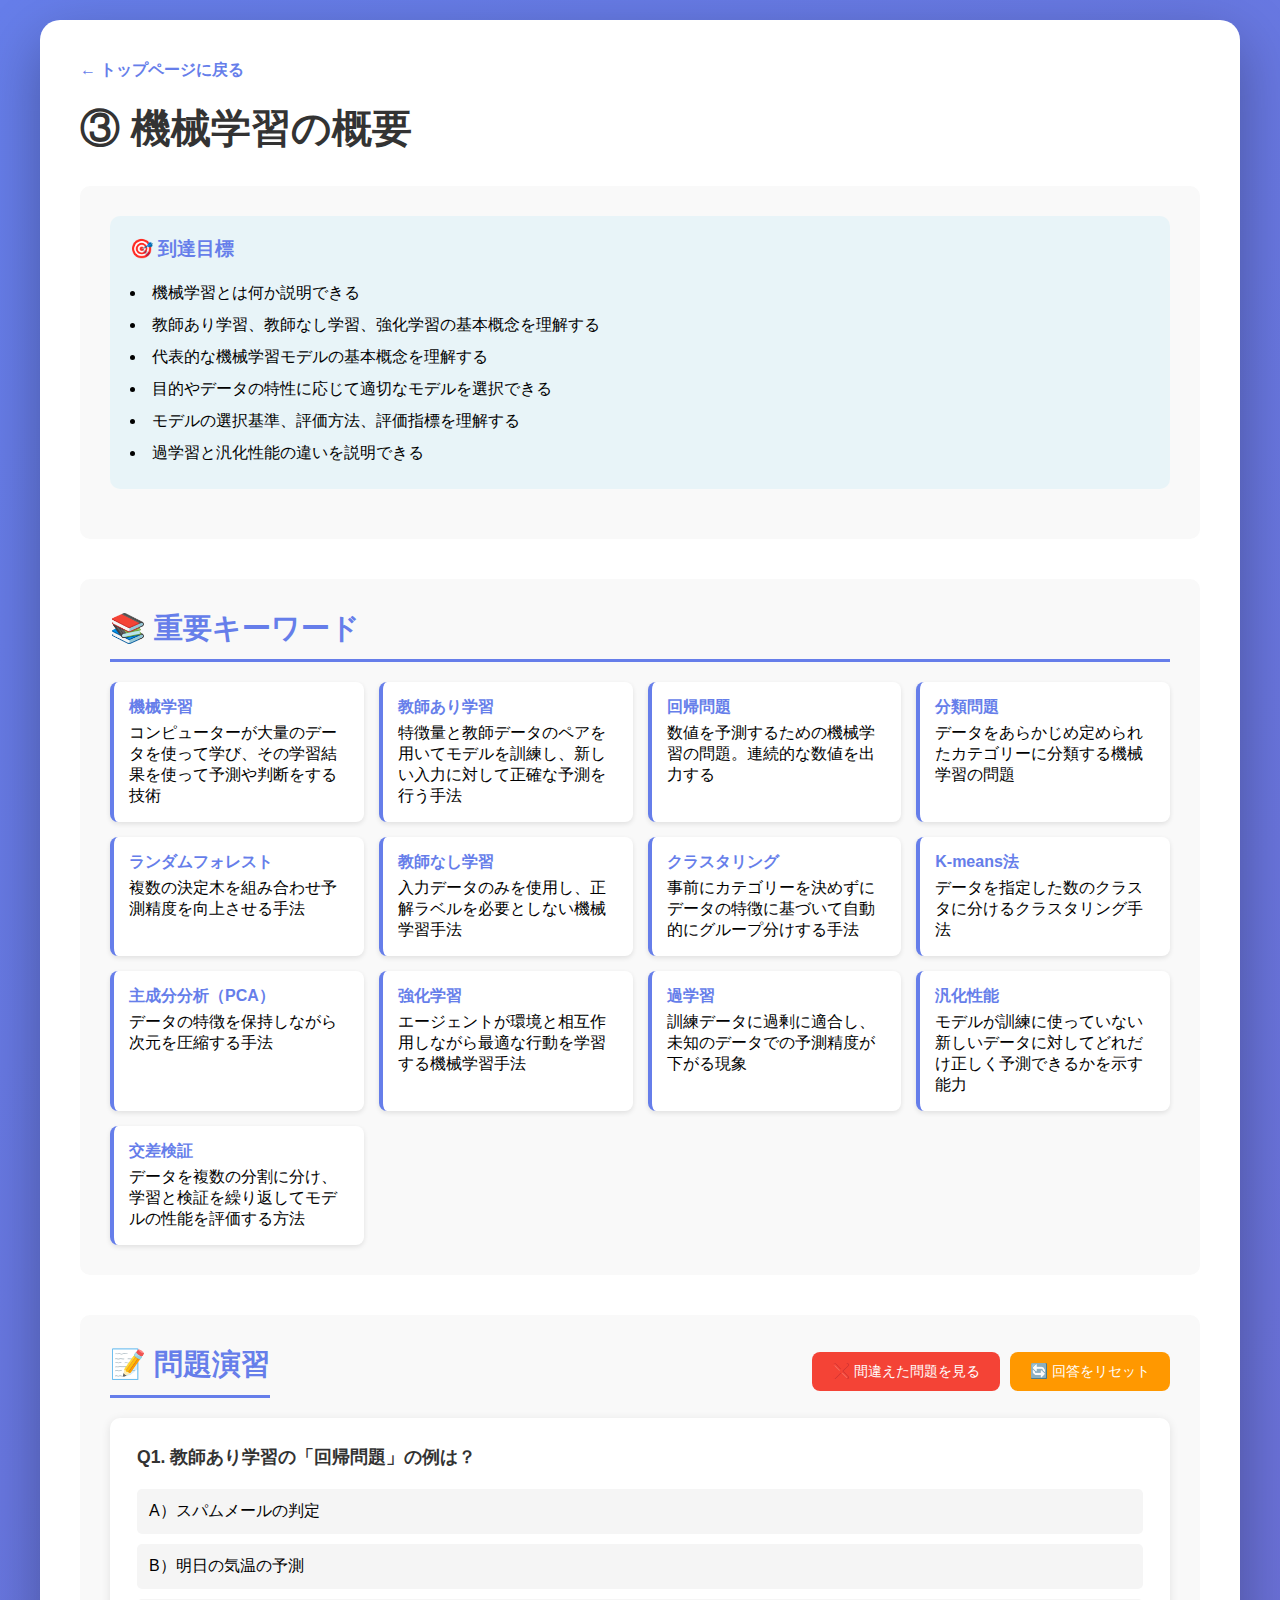
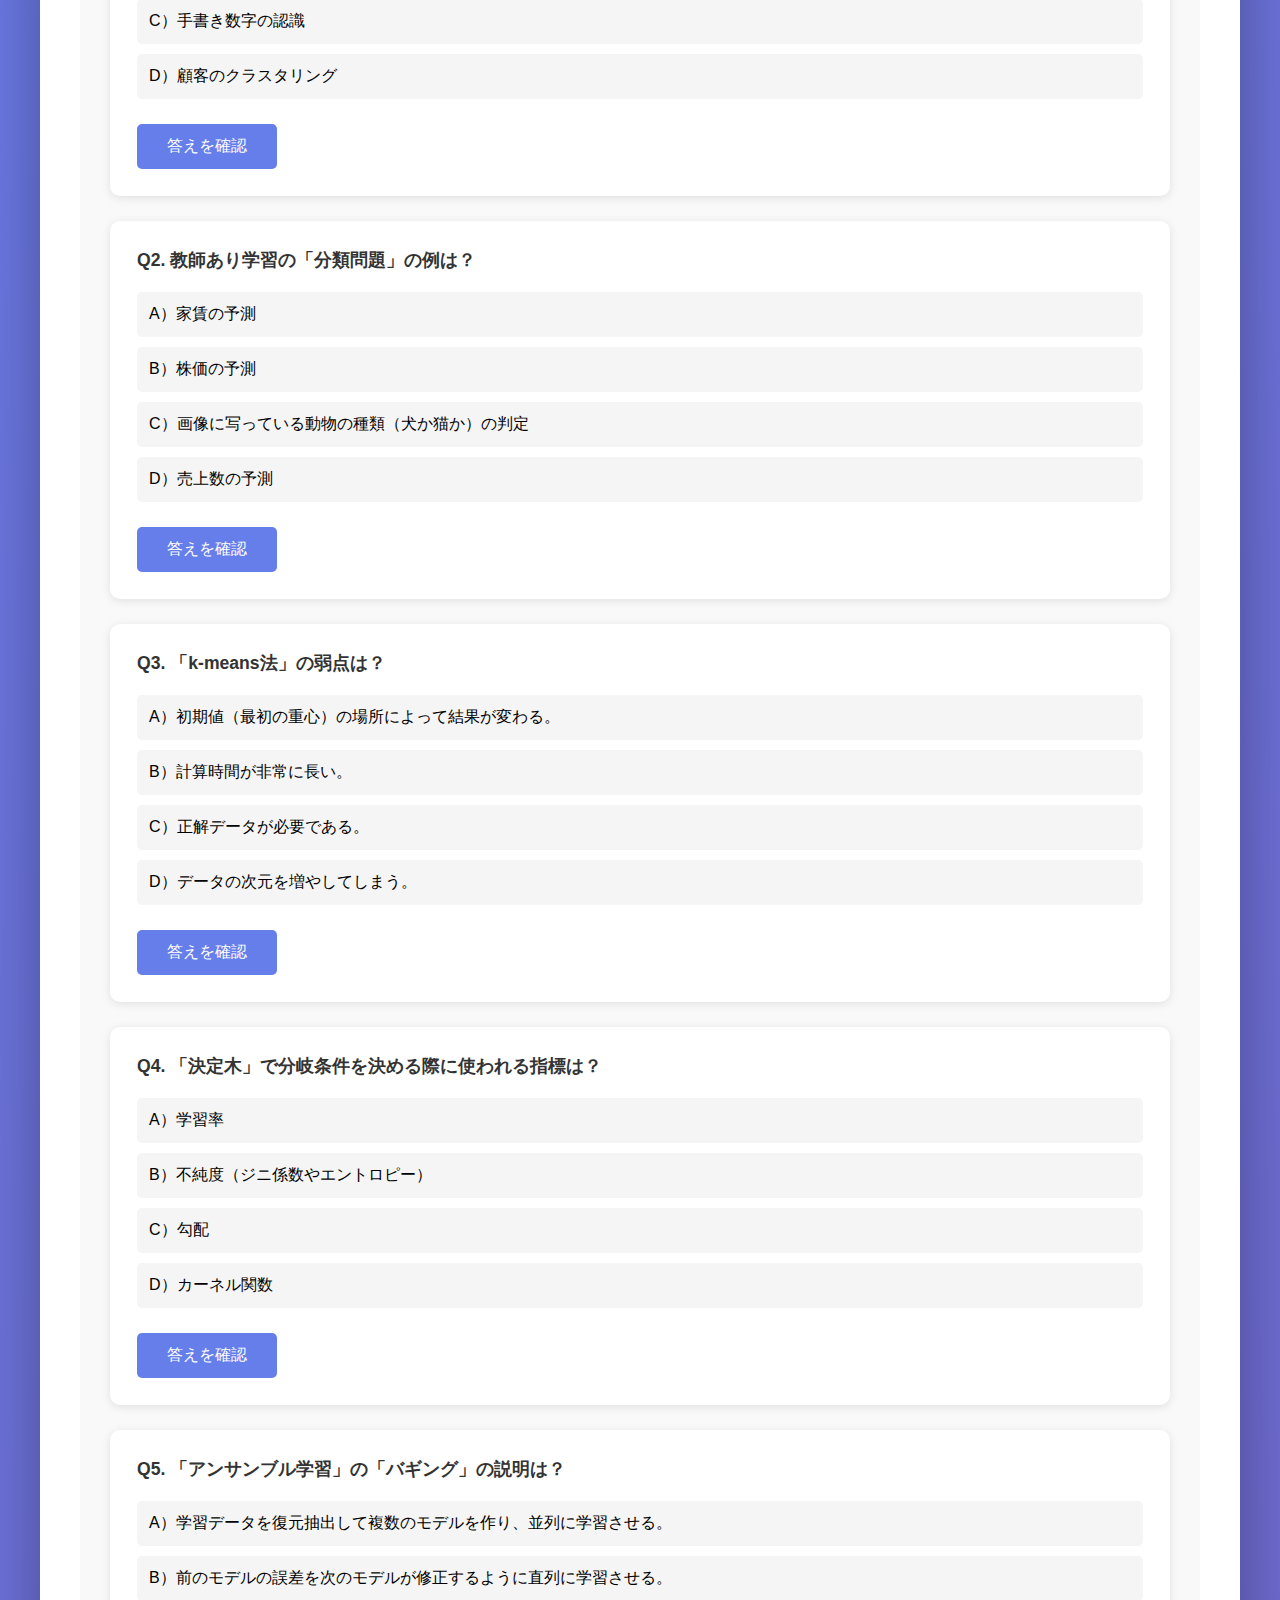
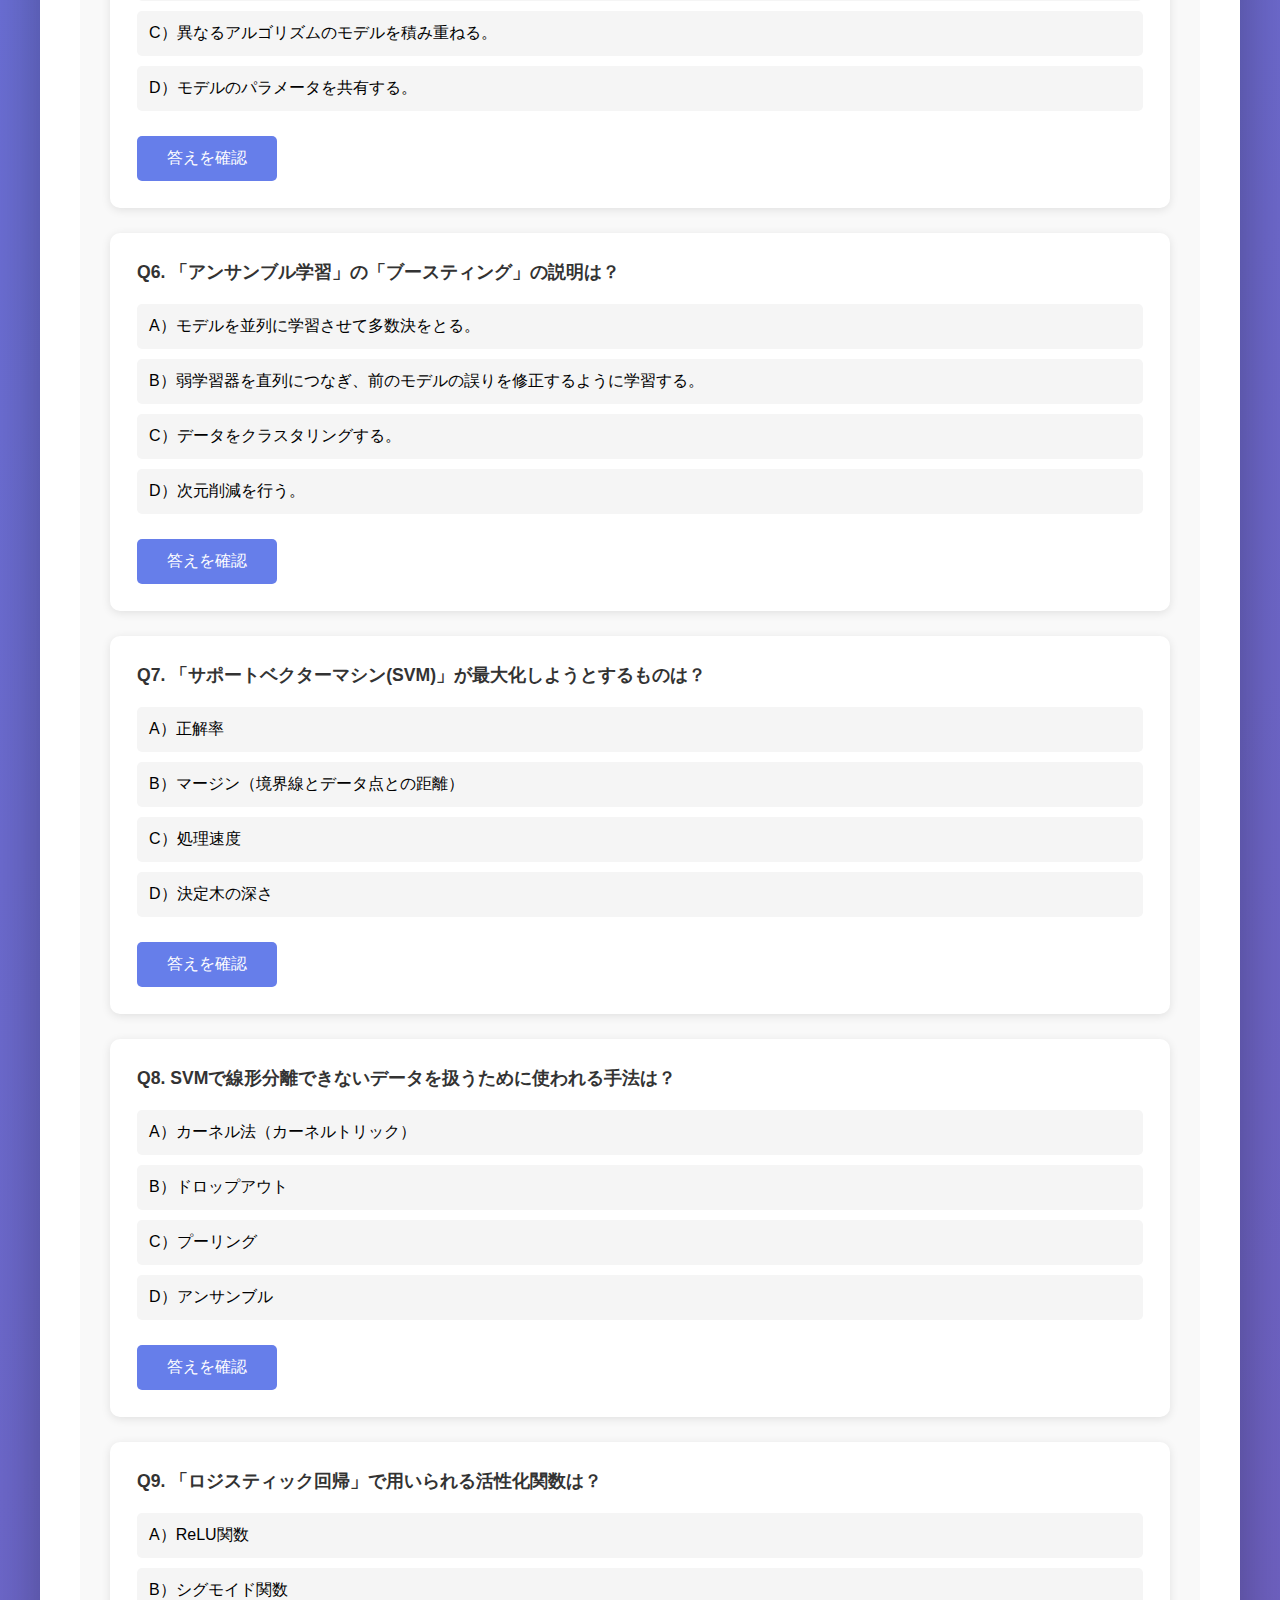
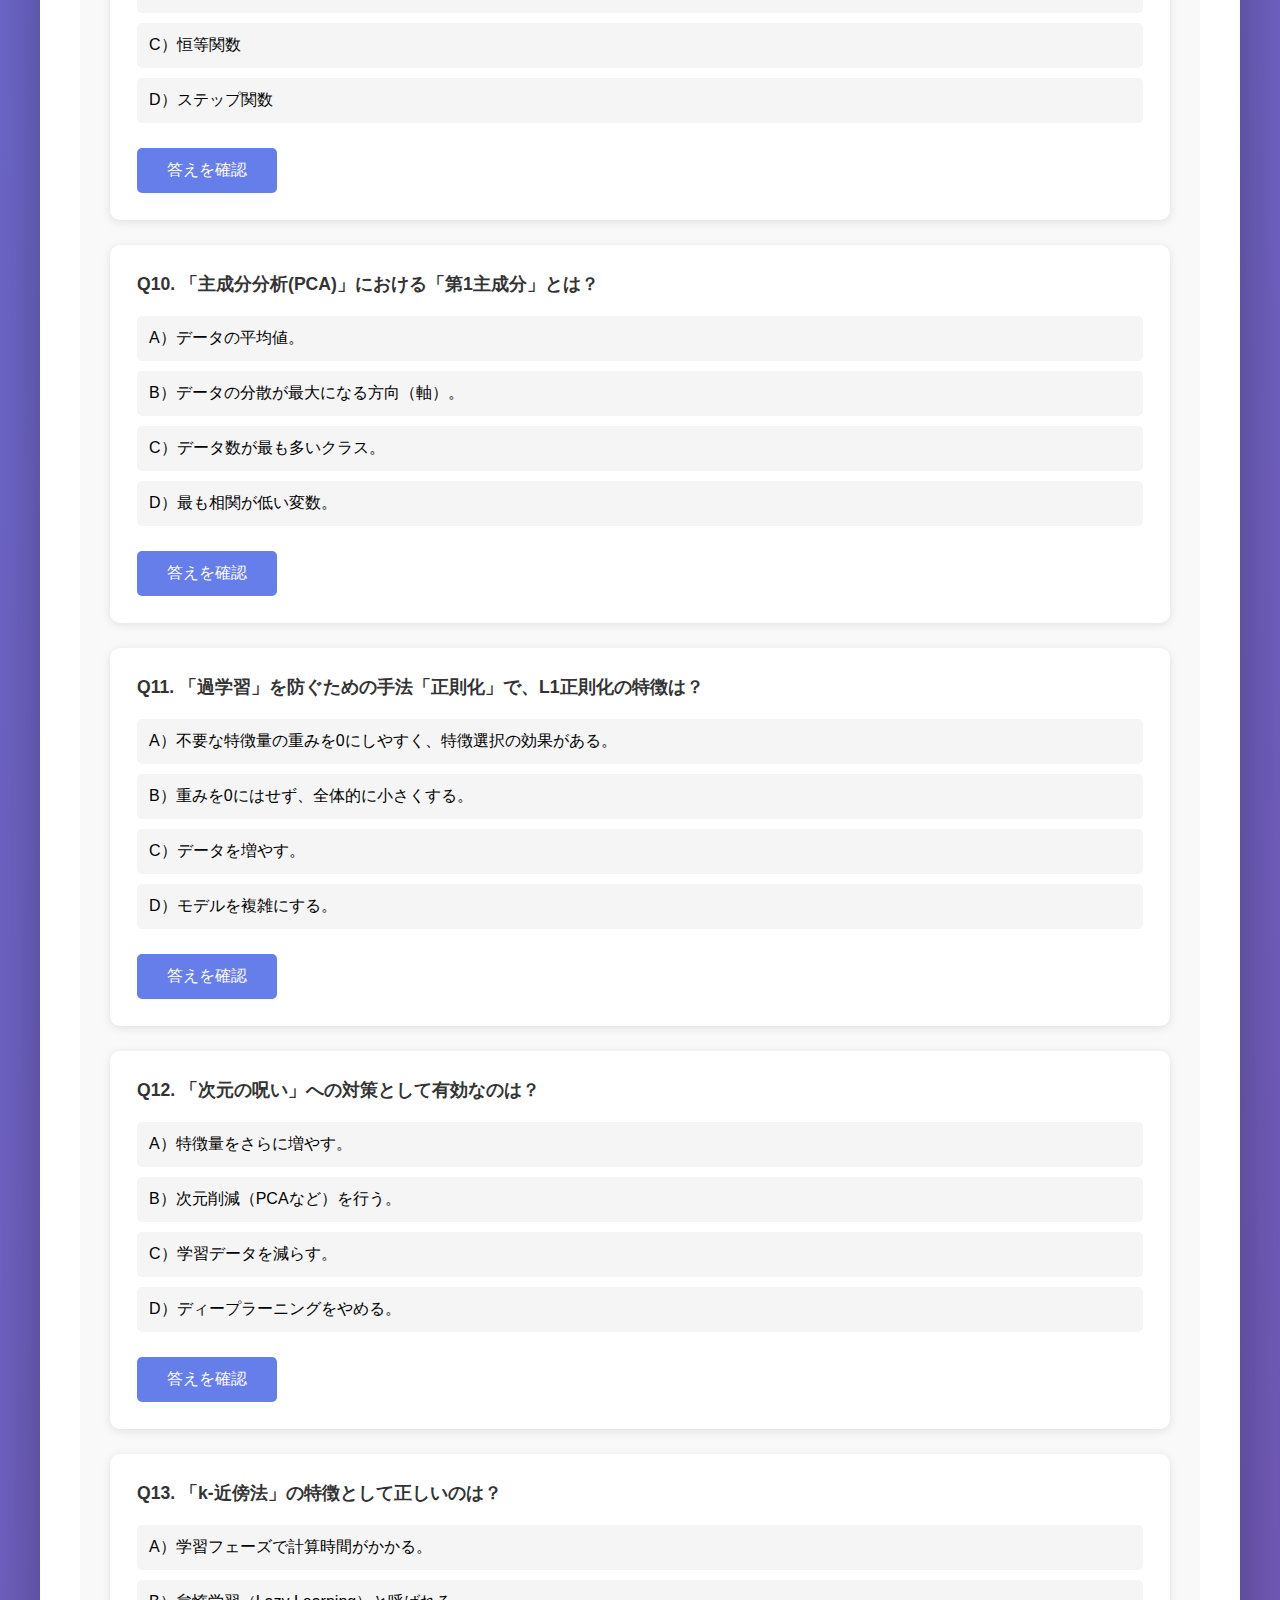
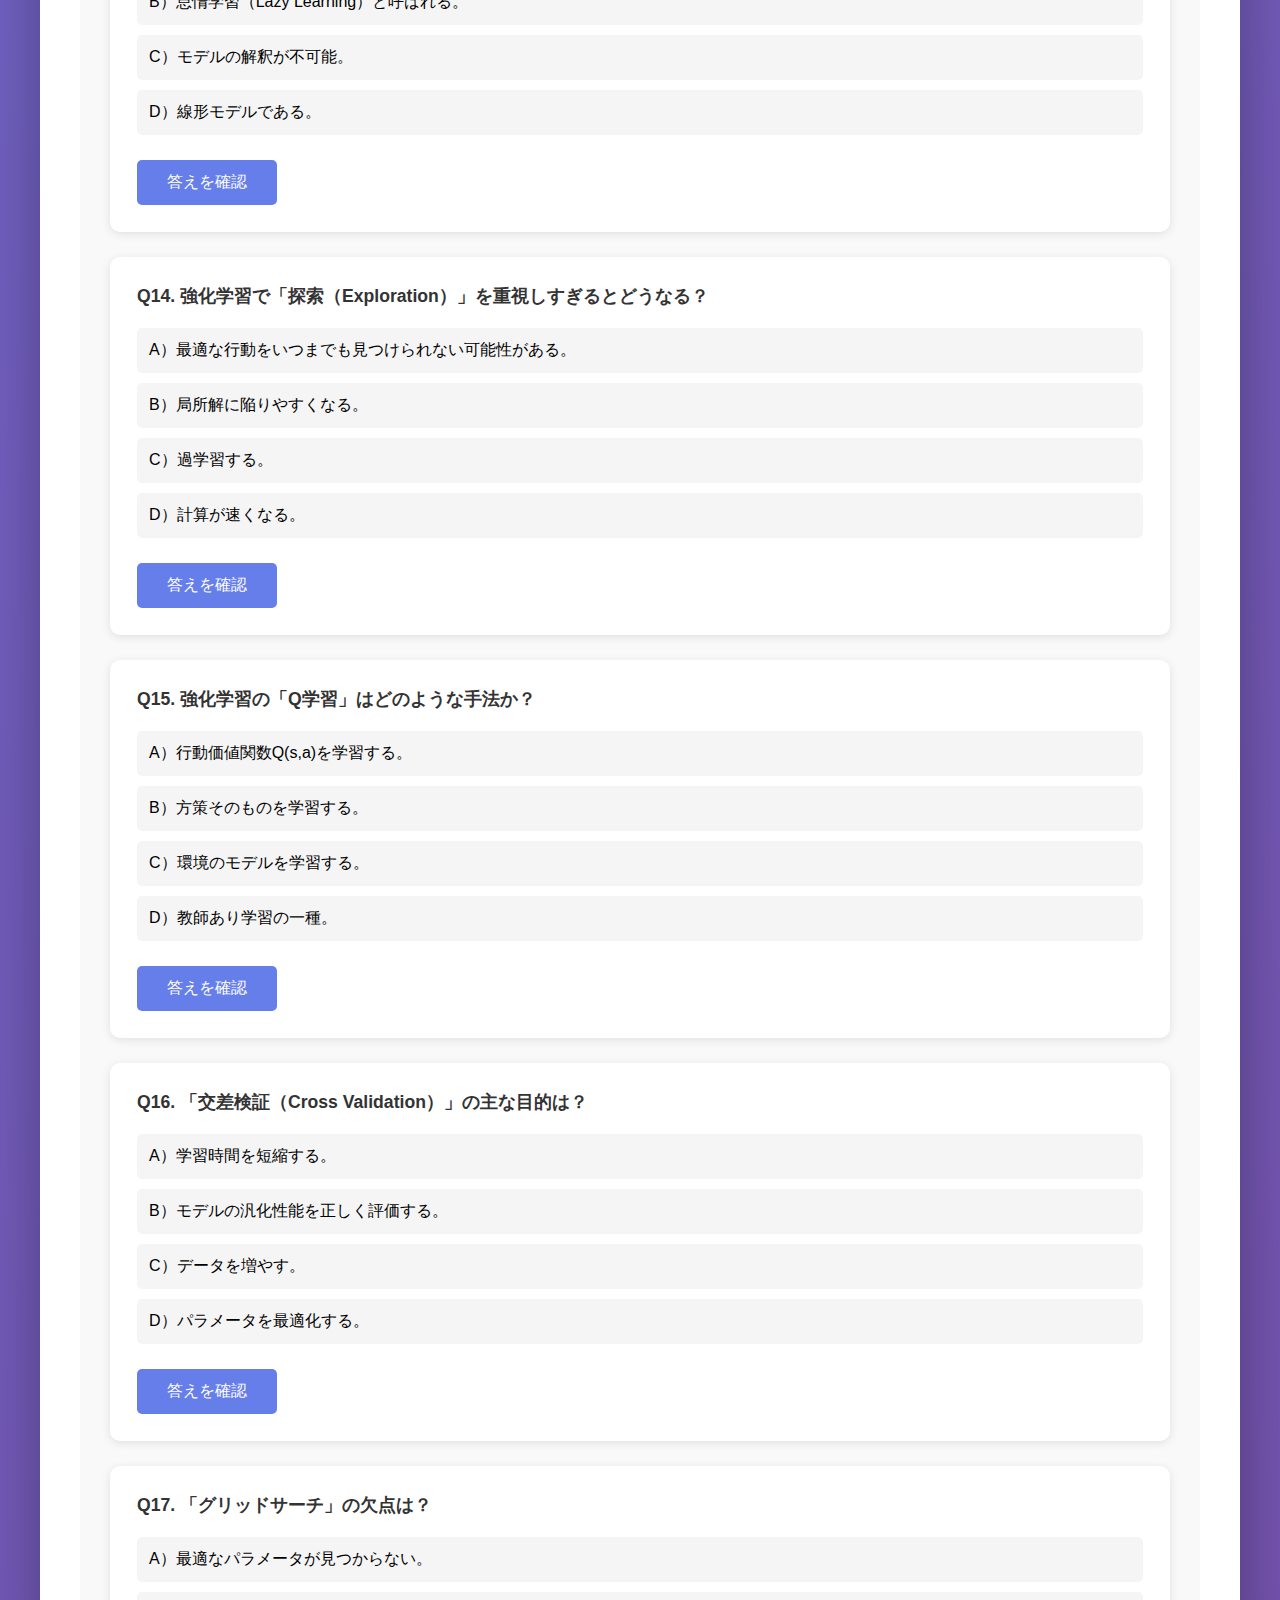
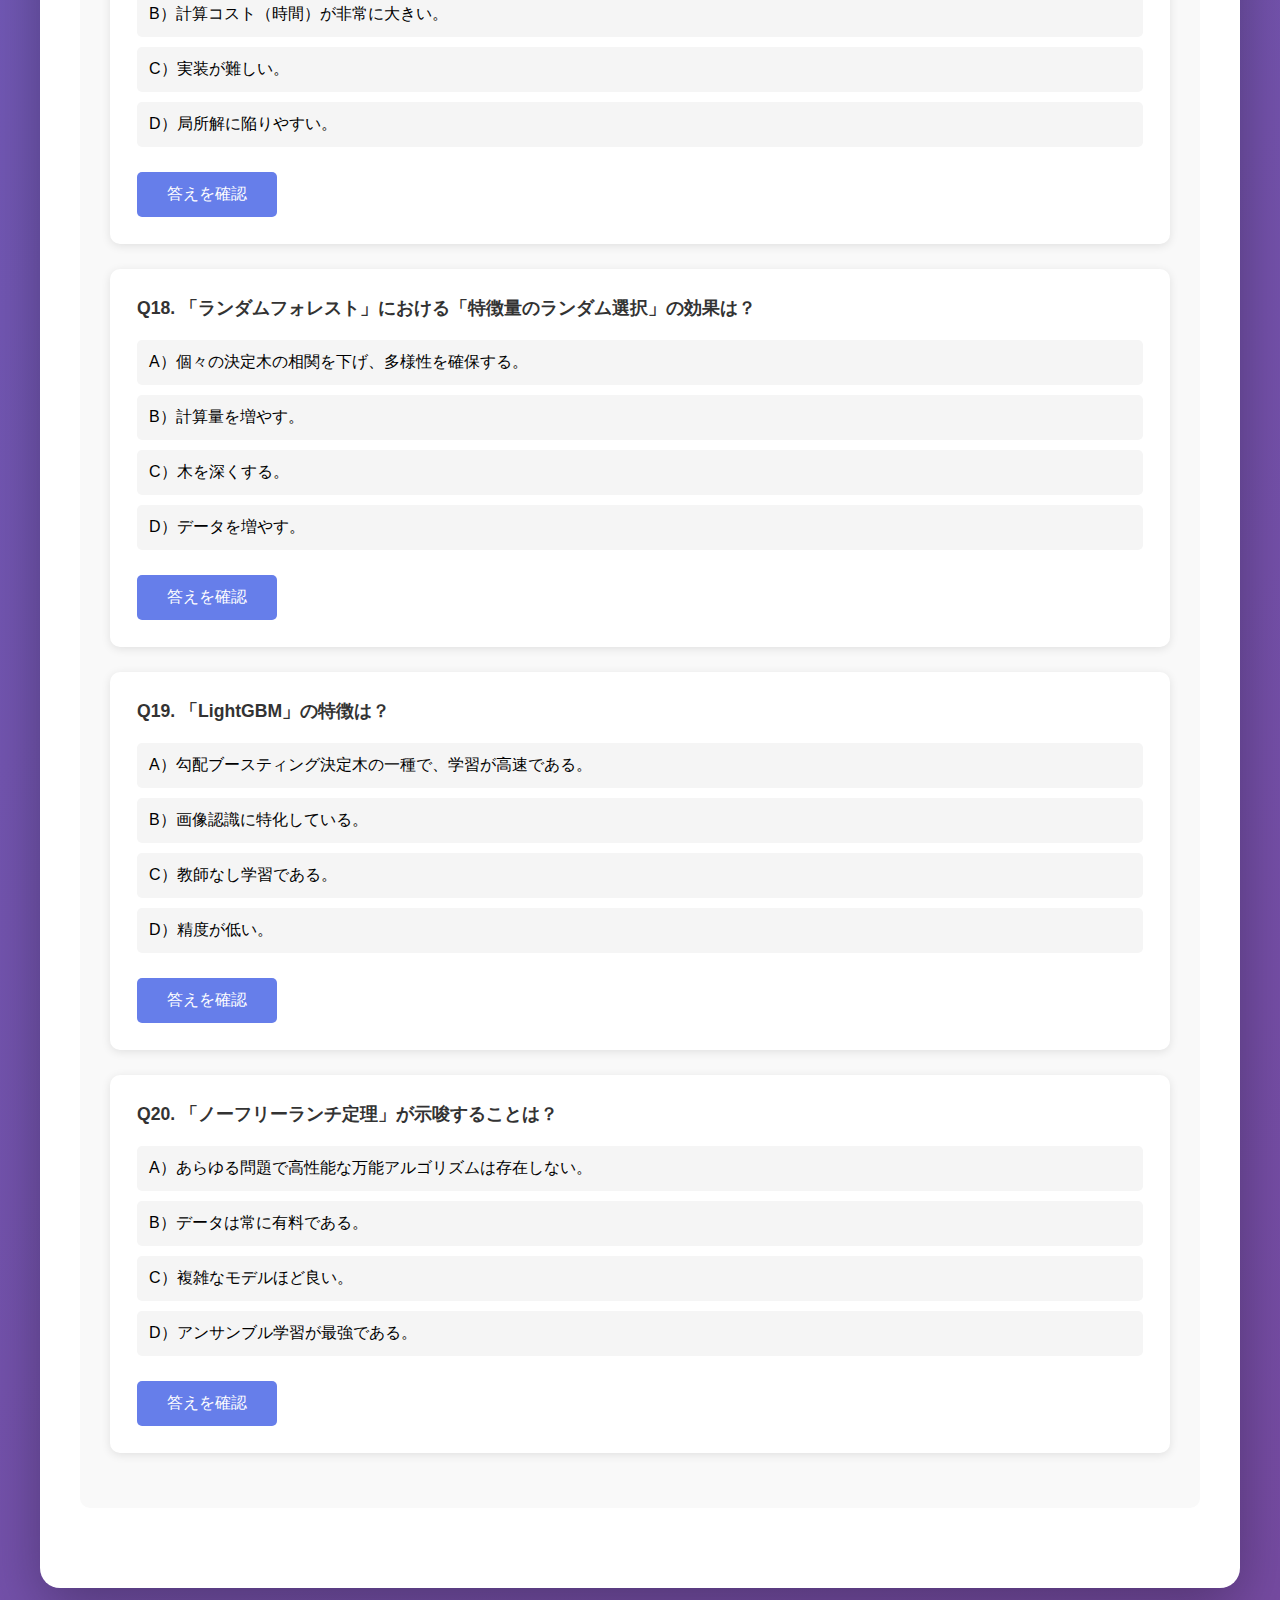
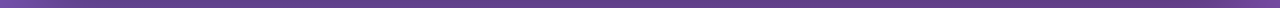
<file: category3.html>
<!DOCTYPE html>
<html lang="ja">
<head>
    <meta charset="UTF-8">
    <meta name="viewport" content="width=device-width, initial-scale=1.0">
    <title>③ 機械学習の概要 - G検定 学習アプリ</title>
    <link rel="stylesheet" href="styles.css">
</head>
<body>
    <div class="container">
        <a href="index.html" class="back-link">← トップページに戻る</a>
        
        <h1>③ 機械学習の概要</h1>
        
        <div class="section">
            <div class="goals">
                <h3>🎯 到達目標</h3>
                <ul>
                    <li>機械学習とは何か説明できる</li>
                    <li>教師あり学習、教師なし学習、強化学習の基本概念を理解する</li>
                    <li>代表的な機械学習モデルの基本概念を理解する</li>
                    <li>目的やデータの特性に応じて適切なモデルを選択できる</li>
                    <li>モデルの選択基準、評価方法、評価指標を理解する</li>
                    <li>過学習と汎化性能の違いを説明できる</li>
                </ul>
            </div>
        </div>
        
        <div class="section">
            <h2>📚 重要キーワード</h2>
            <div class="keywords">
                <div class="keyword-item"><strong>機械学習</strong>コンピューターが大量のデータを使って学び、その学習結果を使って予測や判断をする技術</div>
                <div class="keyword-item"><strong>教師あり学習</strong>特徴量と教師データのペアを用いてモデルを訓練し、新しい入力に対して正確な予測を行う手法</div>
                <div class="keyword-item"><strong>回帰問題</strong>数値を予測するための機械学習の問題。連続的な数値を出力する</div>
                <div class="keyword-item"><strong>分類問題</strong>データをあらかじめ定められたカテゴリーに分類する機械学習の問題</div>
                <div class="keyword-item"><strong>ランダムフォレスト</strong>複数の決定木を組み合わせ予測精度を向上させる手法</div>
                <div class="keyword-item"><strong>教師なし学習</strong>入力データのみを使用し、正解ラベルを必要としない機械学習手法</div>
                <div class="keyword-item"><strong>クラスタリング</strong>事前にカテゴリーを決めずにデータの特徴に基づいて自動的にグループ分けする手法</div>
                <div class="keyword-item"><strong>K-means法</strong>データを指定した数のクラスタに分けるクラスタリング手法</div>
                <div class="keyword-item"><strong>主成分分析（PCA）</strong>データの特徴を保持しながら次元を圧縮する手法</div>
                <div class="keyword-item"><strong>強化学習</strong>エージェントが環境と相互作用しながら最適な行動を学習する機械学習手法</div>
                <div class="keyword-item"><strong>過学習</strong>訓練データに過剰に適合し、未知のデータでの予測精度が下がる現象</div>
                <div class="keyword-item"><strong>汎化性能</strong>モデルが訓練に使っていない新しいデータに対してどれだけ正しく予測できるかを示す能力</div>
                <div class="keyword-item"><strong>交差検証</strong>データを複数の分割に分け、学習と検証を繰り返してモデルの性能を評価する方法</div>
            </div>
        </div>
        
        <div class="section quiz-section">
            <div style="display: flex; justify-content: space-between; align-items: center; margin-bottom: 20px; flex-wrap: wrap; gap: 10px;">
                <h2 style="margin: 0;">📝 問題演習</h2>
                <div style="display: flex; gap: 10px;">
                    <a href="history.html" class="wrong-questions-link" style="background: #f44336; color: white; padding: 10px 20px; border-radius: 8px; text-decoration: none; font-size: 0.9em;">❌ 間違えた問題を見る</a>
                    <button onclick="resetAnswers()" style="background: #ff9800; color: white; padding: 10px 20px; border-radius: 8px; border: none; cursor: pointer; font-size: 0.9em;">🔄 回答をリセット</button>
                </div>
            </div>

            <div class="question" id="question-0">
                <div class="question-text">Q1. 教師あり学習の「回帰問題」の例は？</div>
                <ul class="options">
                    <li data-option="A">A）スパムメールの判定</li>
                    <li data-option="B">B）明日の気温の予測</li>
                    <li data-option="C">C）手書き数字の認識</li>
                    <li data-option="D">D）顧客のクラスタリング</li>
                </ul>
                <button class="answer-btn" onclick="checkAnswer(this, 'B')">答えを確認</button>
                <div class="result correct"><strong>正解：B）</strong><br>「数値」を予測するのが回帰、「カテゴリ」を当てるのが分類です。</div>
            </div>

            <div class="question" id="question-1">
                <div class="question-text">Q2. 教師あり学習の「分類問題」の例は？</div>
                <ul class="options">
                    <li data-option="A">A）家賃の予測</li>
                    <li data-option="B">B）株価の予測</li>
                    <li data-option="C">C）画像に写っている動物の種類（犬か猫か）の判定</li>
                    <li data-option="D">D）売上数の予測</li>
                </ul>
                <button class="answer-btn" onclick="checkAnswer(this, 'C')">答えを確認</button>
                <div class="result correct"><strong>正解：C）</strong><br>Yes/NoやクラスA/B/Cのように、離散的な値を予測します。</div>
            </div>

            <div class="question" id="question-2">
                <div class="question-text">Q3. 「k-means法」の弱点は？</div>
                <ul class="options">
                    <li data-option="A">A）初期値（最初の重心）の場所によって結果が変わる。</li>
                    <li data-option="B">B）計算時間が非常に長い。</li>
                    <li data-option="C">C）正解データが必要である。</li>
                    <li data-option="D">D）データの次元を増やしてしまう。</li>
                </ul>
                <button class="answer-btn" onclick="checkAnswer(this, 'A')">答えを確認</button>
                <div class="result correct"><strong>正解：A）</strong><br>最初にランダムに決める重心の位置によって、最終的なクラスタリング結果が変わってしまうことがあります（初期値依存性）。</div>
            </div>

            <div class="question" id="question-3">
                <div class="question-text">Q4. 「決定木」で分岐条件を決める際に使われる指標は？</div>
                <ul class="options">
                    <li data-option="A">A）学習率</li>
                    <li data-option="B">B）不純度（ジニ係数やエントロピー）</li>
                    <li data-option="C">C）勾配</li>
                    <li data-option="D">D）カーネル関数</li>
                </ul>
                <button class="answer-btn" onclick="checkAnswer(this, 'B')">答えを確認</button>
                <div class="result correct"><strong>正解：B）</strong><br>データがなるべく綺麗に（純粋に）分かれるような質問を探します。</div>
            </div>

            <div class="question" id="question-4">
                <div class="question-text">Q5. 「アンサンブル学習」の「バギング」の説明は？</div>
                <ul class="options">
                    <li data-option="A">A）学習データを復元抽出して複数のモデルを作り、並列に学習させる。</li>
                    <li data-option="B">B）前のモデルの誤差を次のモデルが修正するように直列に学習させる。</li>
                    <li data-option="C">C）異なるアルゴリズムのモデルを積み重ねる。</li>
                    <li data-option="D">D）モデルのパラメータを共有する。</li>
                </ul>
                <button class="answer-btn" onclick="checkAnswer(this, 'A')">答えを確認</button>
                <div class="result correct"><strong>正解：A）</strong><br>バギングは「並列」に独立したモデルを作って多数決をとる手法です。</div>
            </div>

            <div class="question" id="question-5">
                <div class="question-text">Q6. 「アンサンブル学習」の「ブースティング」の説明は？</div>
                <ul class="options">
                    <li data-option="A">A）モデルを並列に学習させて多数決をとる。</li>
                    <li data-option="B">B）弱学習器を直列につなぎ、前のモデルの誤りを修正するように学習する。</li>
                    <li data-option="C">C）データをクラスタリングする。</li>
                    <li data-option="D">D）次元削減を行う。</li>
                </ul>
                <button class="answer-btn" onclick="checkAnswer(this, 'B')">答えを確認</button>
                <div class="result correct"><strong>正解：B）</strong><br>ブースティングは「直列」にモデルを繋ぎ、弱点を補強していく手法です。</div>
            </div>

            <div class="question" id="question-6">
                <div class="question-text">Q7. 「サポートベクターマシン(SVM)」が最大化しようとするものは？</div>
                <ul class="options">
                    <li data-option="A">A）正解率</li>
                    <li data-option="B">B）マージン（境界線とデータ点との距離）</li>
                    <li data-option="C">C）処理速度</li>
                    <li data-option="D">D）決定木の深さ</li>
                </ul>
                <button class="answer-btn" onclick="checkAnswer(this, 'B')">答えを確認</button>
                <div class="result correct"><strong>正解：B）</strong><br>マージン最大化により、未知のデータに対する識別能力（汎化性能）を高めます。</div>
            </div>

            <div class="question" id="question-7">
                <div class="question-text">Q8. SVMで線形分離できないデータを扱うために使われる手法は？</div>
                <ul class="options">
                    <li data-option="A">A）カーネル法（カーネルトリック）</li>
                    <li data-option="B">B）ドロップアウト</li>
                    <li data-option="C">C）プーリング</li>
                    <li data-option="D">D）アンサンブル</li>
                </ul>
                <button class="answer-btn" onclick="checkAnswer(this, 'A')">答えを確認</button>
                <div class="result correct"><strong>正解：A）</strong><br>データを高次元に「持ち上げる」ことで、真っ直ぐな線（超平面）で切れるようにする工夫です。</div>
            </div>

            <div class="question" id="question-8">
                <div class="question-text">Q9. 「ロジスティック回帰」で用いられる活性化関数は？</div>
                <ul class="options">
                    <li data-option="A">A）ReLU関数</li>
                    <li data-option="B">B）シグモイド関数</li>
                    <li data-option="C">C）恒等関数</li>
                    <li data-option="D">D）ステップ関数</li>
                </ul>
                <button class="answer-btn" onclick="checkAnswer(this, 'B')">答えを確認</button>
                <div class="result correct"><strong>正解：B）</strong><br>出力値を0から1の範囲に押し込め、確率として扱えるようにします。</div>
            </div>

            <div class="question" id="question-9">
                <div class="question-text">Q10. 「主成分分析(PCA)」における「第1主成分」とは？</div>
                <ul class="options">
                    <li data-option="A">A）データの平均値。</li>
                    <li data-option="B">B）データの分散が最大になる方向（軸）。</li>
                    <li data-option="C">C）データ数が最も多いクラス。</li>
                    <li data-option="D">D）最も相関が低い変数。</li>
                </ul>
                <button class="answer-btn" onclick="checkAnswer(this, 'B')">答えを確認</button>
                <div class="result correct"><strong>正解：B）</strong><br>データが最も散らばっている（個性が現れている）方向を見つけ、それを新しい軸とします。</div>
            </div>

            <div class="question" id="question-10">
                <div class="question-text">Q11. 「過学習」を防ぐための手法「正則化」で、L1正則化の特徴は？</div>
                <ul class="options">
                    <li data-option="A">A）不要な特徴量の重みを0にしやすく、特徴選択の効果がある。</li>
                    <li data-option="B">B）重みを0にはせず、全体的に小さくする。</li>
                    <li data-option="C">C）データを増やす。</li>
                    <li data-option="D">D）モデルを複雑にする。</li>
                </ul>
                <button class="answer-btn" onclick="checkAnswer(this, 'A')">答えを確認</button>
                <div class="result correct"><strong>正解：A）</strong><br>「ラッソ（Lasso）」とも呼ばれ、不要な変数を削ぎ落とす効果があります。</div>
            </div>

            <div class="question" id="question-11">
                <div class="question-text">Q12. 「次元の呪い」への対策として有効なのは？</div>
                <ul class="options">
                    <li data-option="A">A）特徴量をさらに増やす。</li>
                    <li data-option="B">B）次元削減（PCAなど）を行う。</li>
                    <li data-option="C">C）学習データを減らす。</li>
                    <li data-option="D">D）ディープラーニングをやめる。</li>
                </ul>
                <button class="answer-btn" onclick="checkAnswer(this, 'B')">答えを確認</button>
                <div class="result correct"><strong>正解：B）</strong><br>特徴量が多すぎると学習が非効率になるため、PCAなどで重要な情報だけを抽出します。</div>
            </div>

            <div class="question" id="question-12">
                <div class="question-text">Q13. 「k-近傍法」の特徴として正しいのは？</div>
                <ul class="options">
                    <li data-option="A">A）学習フェーズで計算時間がかかる。</li>
                    <li data-option="B">B）怠惰学習（Lazy Learning）と呼ばれる。</li>
                    <li data-option="C">C）モデルの解釈が不可能。</li>
                    <li data-option="D">D）線形モデルである。</li>
                </ul>
                <button class="answer-btn" onclick="checkAnswer(this, 'B')">答えを確認</button>
                <div class="result correct"><strong>正解：B）</strong><br>事前に学習を行わず、予測のたびにデータとの距離を計算するため「怠惰」と呼ばれます。</div>
            </div>

            <div class="question" id="question-13">
                <div class="question-text">Q14. 強化学習で「探索（Exploration）」を重視しすぎるとどうなる？</div>
                <ul class="options">
                    <li data-option="A">A）最適な行動をいつまでも見つけられない可能性がある。</li>
                    <li data-option="B">B）局所解に陥りやすくなる。</li>
                    <li data-option="C">C）過学習する。</li>
                    <li data-option="D">D）計算が速くなる。</li>
                </ul>
                <button class="answer-btn" onclick="checkAnswer(this, 'A')">答えを確認</button>
                <div class="result correct"><strong>正解：A）</strong><br>「新しい店を開拓する（探索）」ばかりで、「いつもの美味しい店に行く（利用）」ことをしないと、損をする可能性があります。</div>
            </div>

            <div class="question" id="question-14">
                <div class="question-text">Q15. 強化学習の「Q学習」はどのような手法か？</div>
                <ul class="options">
                    <li data-option="A">A）行動価値関数Q(s,a)を学習する。</li>
                    <li data-option="B">B）方策そのものを学習する。</li>
                    <li data-option="C">C）環境のモデルを学習する。</li>
                    <li data-option="D">D）教師あり学習の一種。</li>
                </ul>
                <button class="answer-btn" onclick="checkAnswer(this, 'A')">答えを確認</button>
                <div class="result correct"><strong>正解：A）</strong><br>「ある状態で、ある行動をとった時の価値（Q値）」をテーブルや関数で学習します。</div>
            </div>

            <div class="question" id="question-15">
                <div class="question-text">Q16. 「交差検証（Cross Validation）」の主な目的は？</div>
                <ul class="options">
                    <li data-option="A">A）学習時間を短縮する。</li>
                    <li data-option="B">B）モデルの汎化性能を正しく評価する。</li>
                    <li data-option="C">C）データを増やす。</li>
                    <li data-option="D">D）パラメータを最適化する。</li>
                </ul>
                <button class="answer-btn" onclick="checkAnswer(this, 'B')">答えを確認</button>
                <div class="result correct"><strong>正解：B）</strong><br>たまたまテストデータが簡単だっただけ、という偶然を排除するために、データを入れ替えて何度も検証します。</div>
            </div>

            <div class="question" id="question-16">
                <div class="question-text">Q17. 「グリッドサーチ」の欠点は？</div>
                <ul class="options">
                    <li data-option="A">A）最適なパラメータが見つからない。</li>
                    <li data-option="B">B）計算コスト（時間）が非常に大きい。</li>
                    <li data-option="C">C）実装が難しい。</li>
                    <li data-option="D">D）局所解に陥りやすい。</li>
                </ul>
                <button class="answer-btn" onclick="checkAnswer(this, 'B')">答えを確認</button>
                <div class="result correct"><strong>正解：B）</strong><br>しらみつぶしに調べるため確実ですが、候補が多いと時間がかかりすぎます。</div>
            </div>

            <div class="question" id="question-17">
                <div class="question-text">Q18. 「ランダムフォレスト」における「特徴量のランダム選択」の効果は？</div>
                <ul class="options">
                    <li data-option="A">A）個々の決定木の相関を下げ、多様性を確保する。</li>
                    <li data-option="B">B）計算量を増やす。</li>
                    <li data-option="C">C）木を深くする。</li>
                    <li data-option="D">D）データを増やす。</li>
                </ul>
                <button class="answer-btn" onclick="checkAnswer(this, 'A')">答えを確認</button>
                <div class="result correct"><strong>正解：A）</strong><br>すべての木が同じ特徴量を使うと似た結果になってしまうため、あえて使う情報を制限して多様な意見を集めます。</div>
            </div>

            <div class="question" id="question-18">
                <div class="question-text">Q19. 「LightGBM」の特徴は？</div>
                <ul class="options">
                    <li data-option="A">A）勾配ブースティング決定木の一種で、学習が高速である。</li>
                    <li data-option="B">B）画像認識に特化している。</li>
                    <li data-option="C">C）教師なし学習である。</li>
                    <li data-option="D">D）精度が低い。</li>
                </ul>
                <button class="answer-btn" onclick="checkAnswer(this, 'A')">答えを確認</button>
                <div class="result correct"><strong>正解：A）</strong><br>XGBoostよりも高速で、大規模データにも対応しやすい手法です。</div>
            </div>

            <div class="question" id="question-19">
                <div class="question-text">Q20. 「ノーフリーランチ定理」が示唆することは？</div>
                <ul class="options">
                    <li data-option="A">A）あらゆる問題で高性能な万能アルゴリズムは存在しない。</li>
                    <li data-option="B">B）データは常に有料である。</li>
                    <li data-option="C">C）複雑なモデルほど良い。</li>
                    <li data-option="D">D）アンサンブル学習が最強である。</li>
                </ul>
                <button class="answer-btn" onclick="checkAnswer(this, 'A')">答えを確認</button>
                <div class="result correct"><strong>正解：A）</strong><br>すべての問題において他より優れる「最強のモデル」はないため、適材適所で選ぶ必要があります。</div>
            </div>
        </div>
    </div>
    
    <script src="script.js"></script>
    <script>
        function resetAnswers() {
            if (confirm('この分野の回答をリセットしますか？学習履歴からも削除されます。')) {
                const currentPage = window.location.pathname.split('/').pop().replace('.html', '');
                const history = StudyHistory.getHistory();
                if (history[currentPage]) {
                    delete history[currentPage];
                    StudyHistory.saveHistory(history);
                }
                location.reload();
            }
        }
    </script>
</body>
</html>
</file>
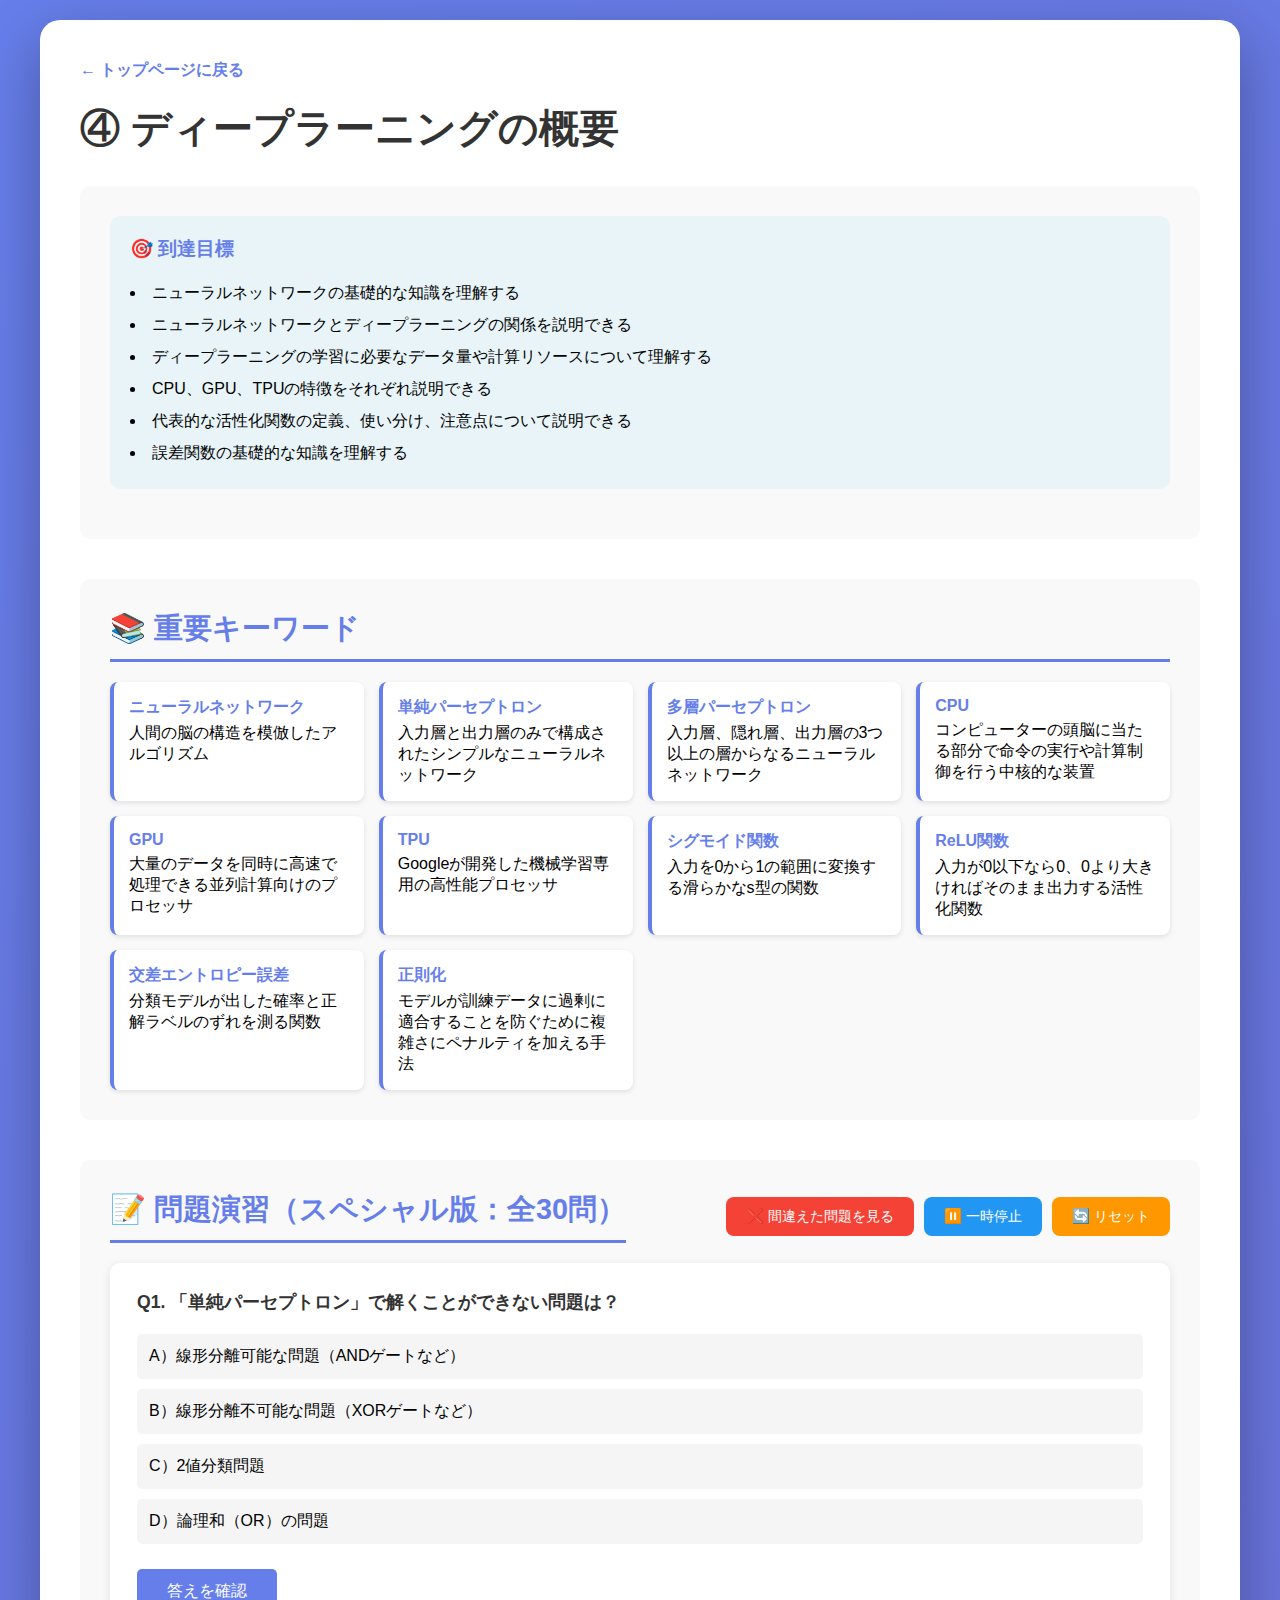
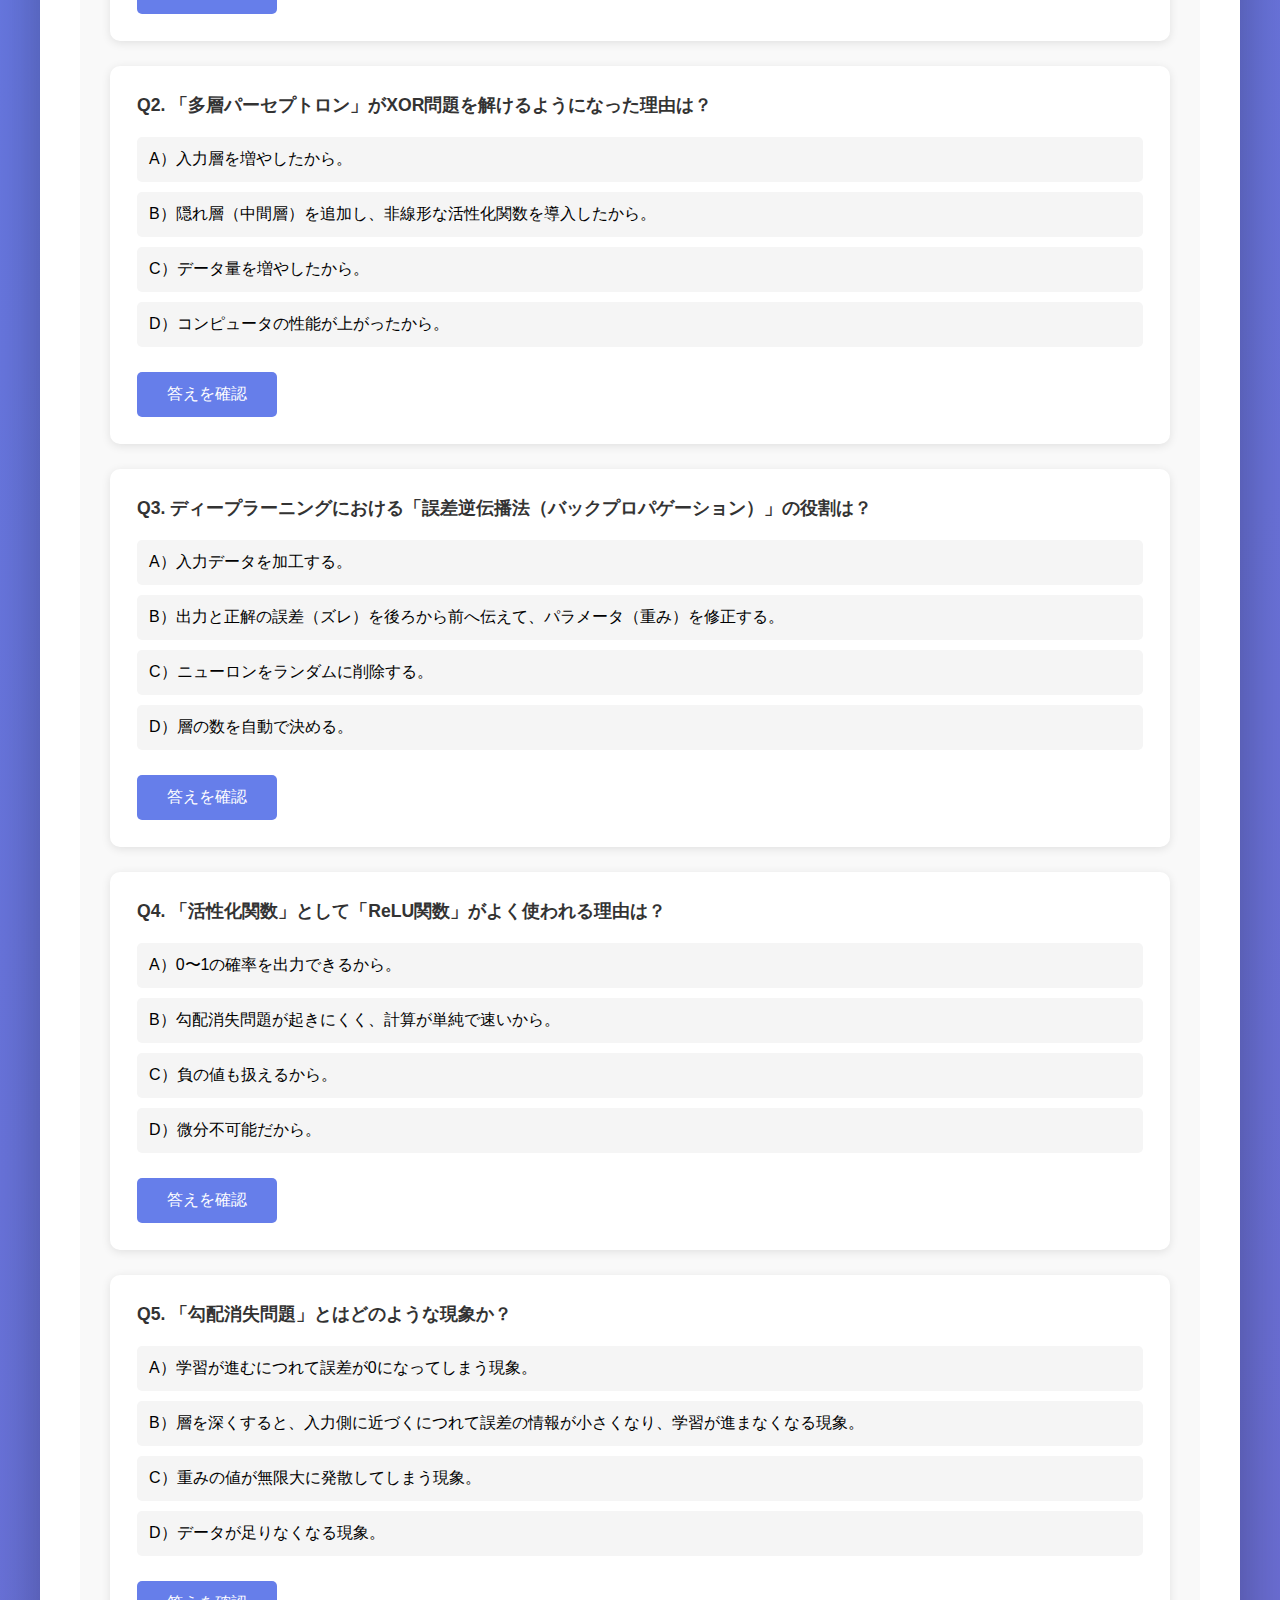
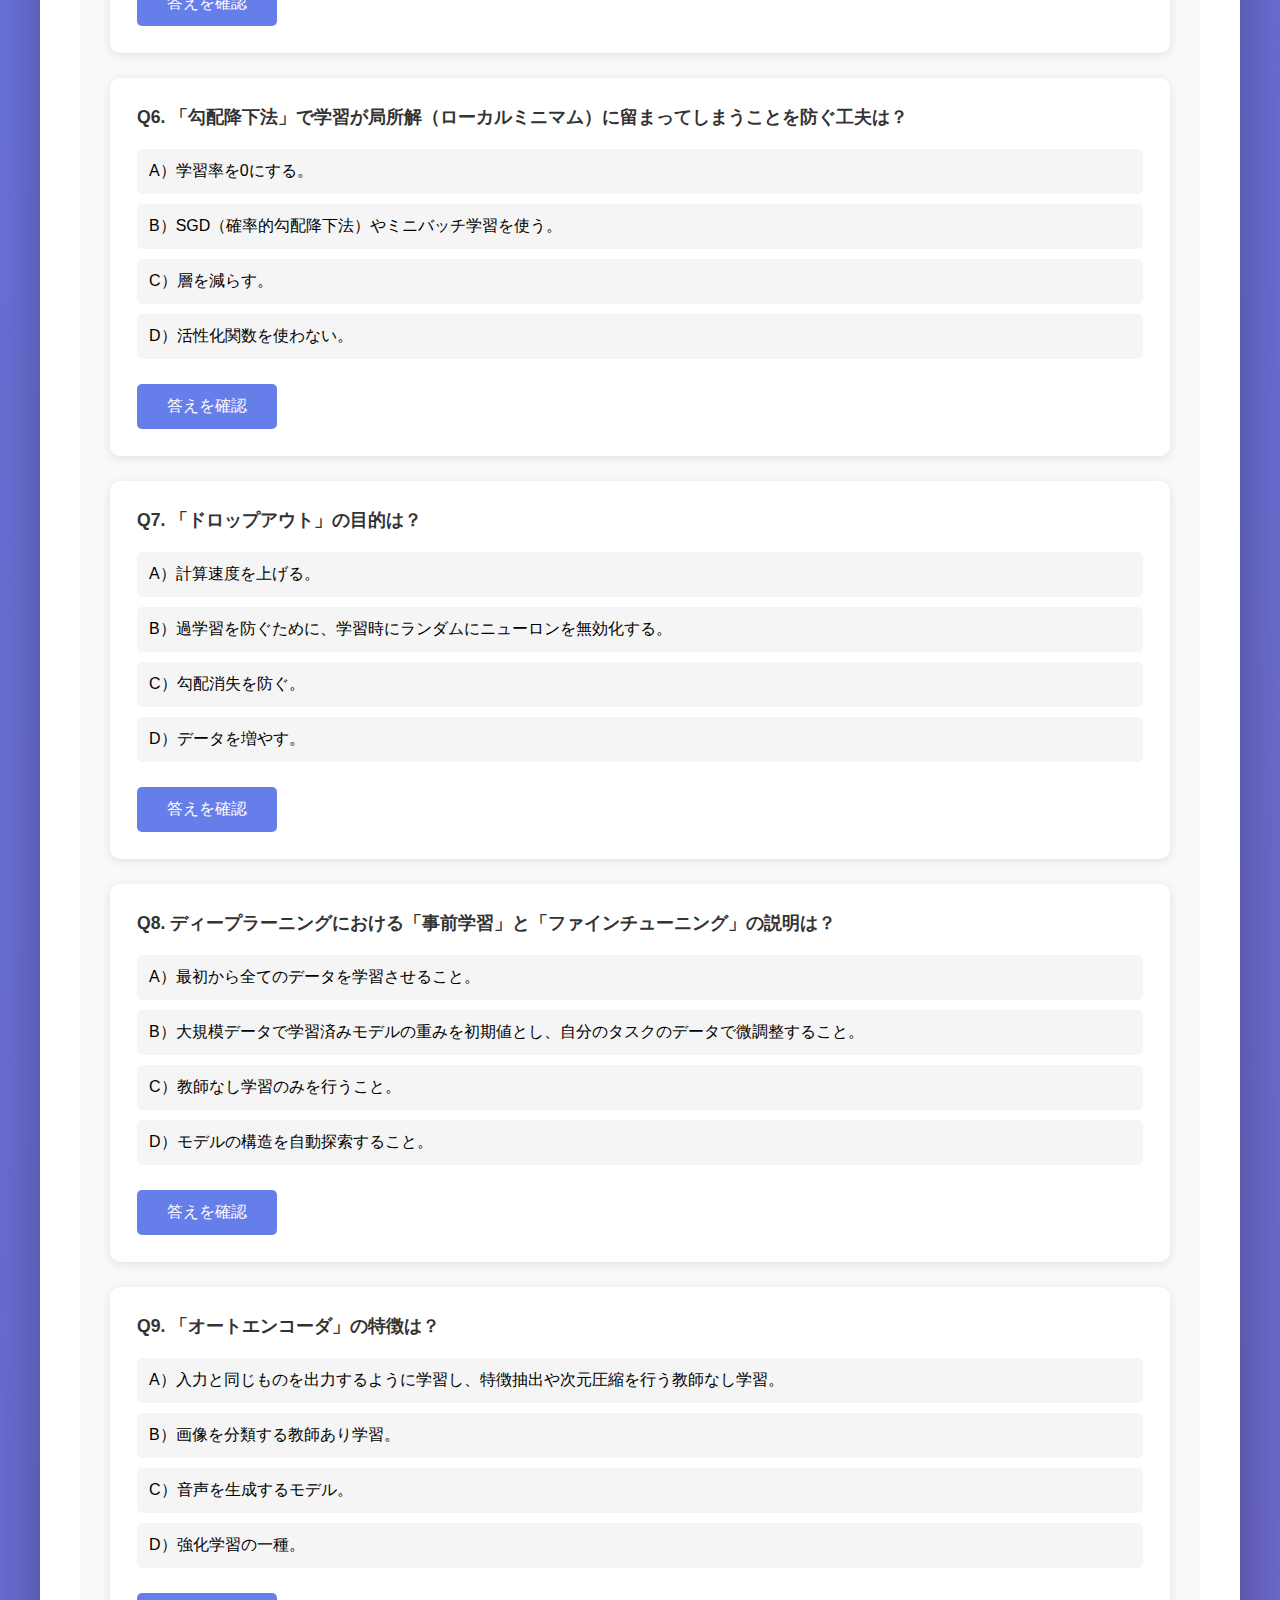
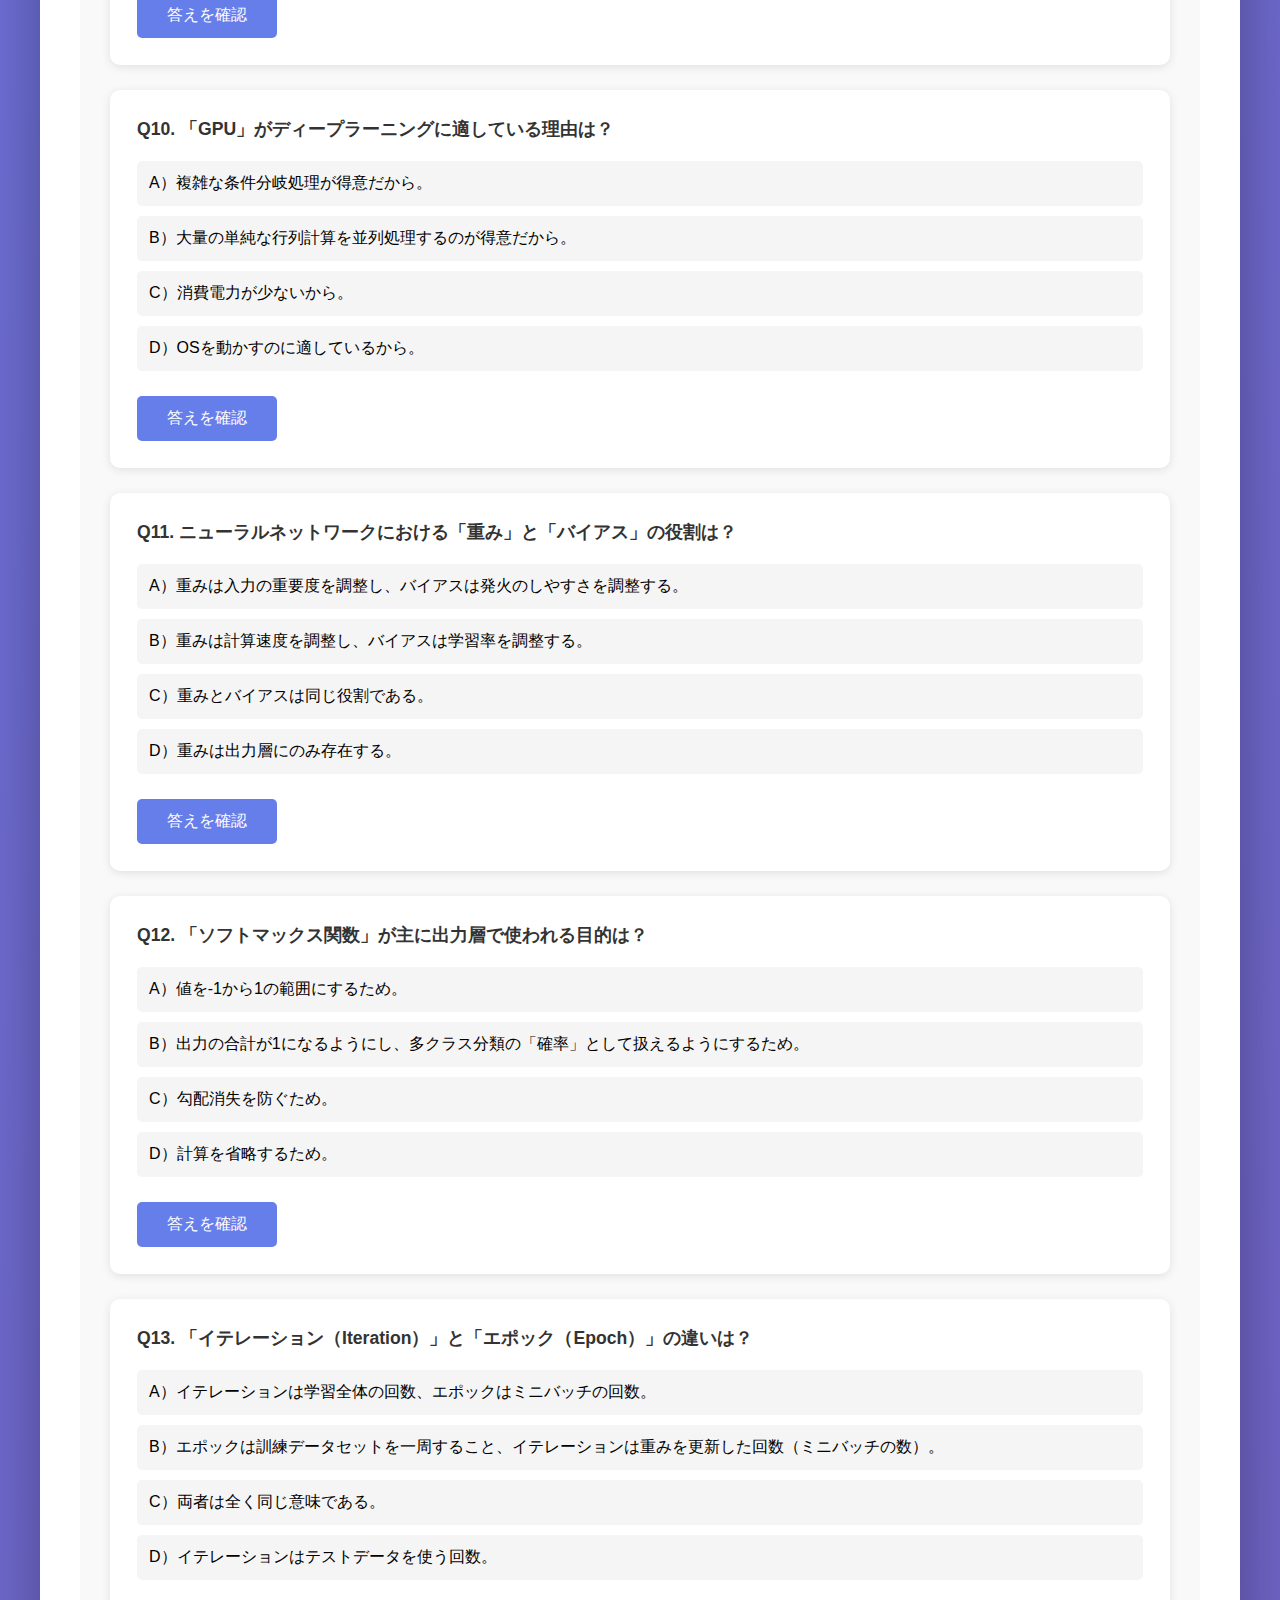
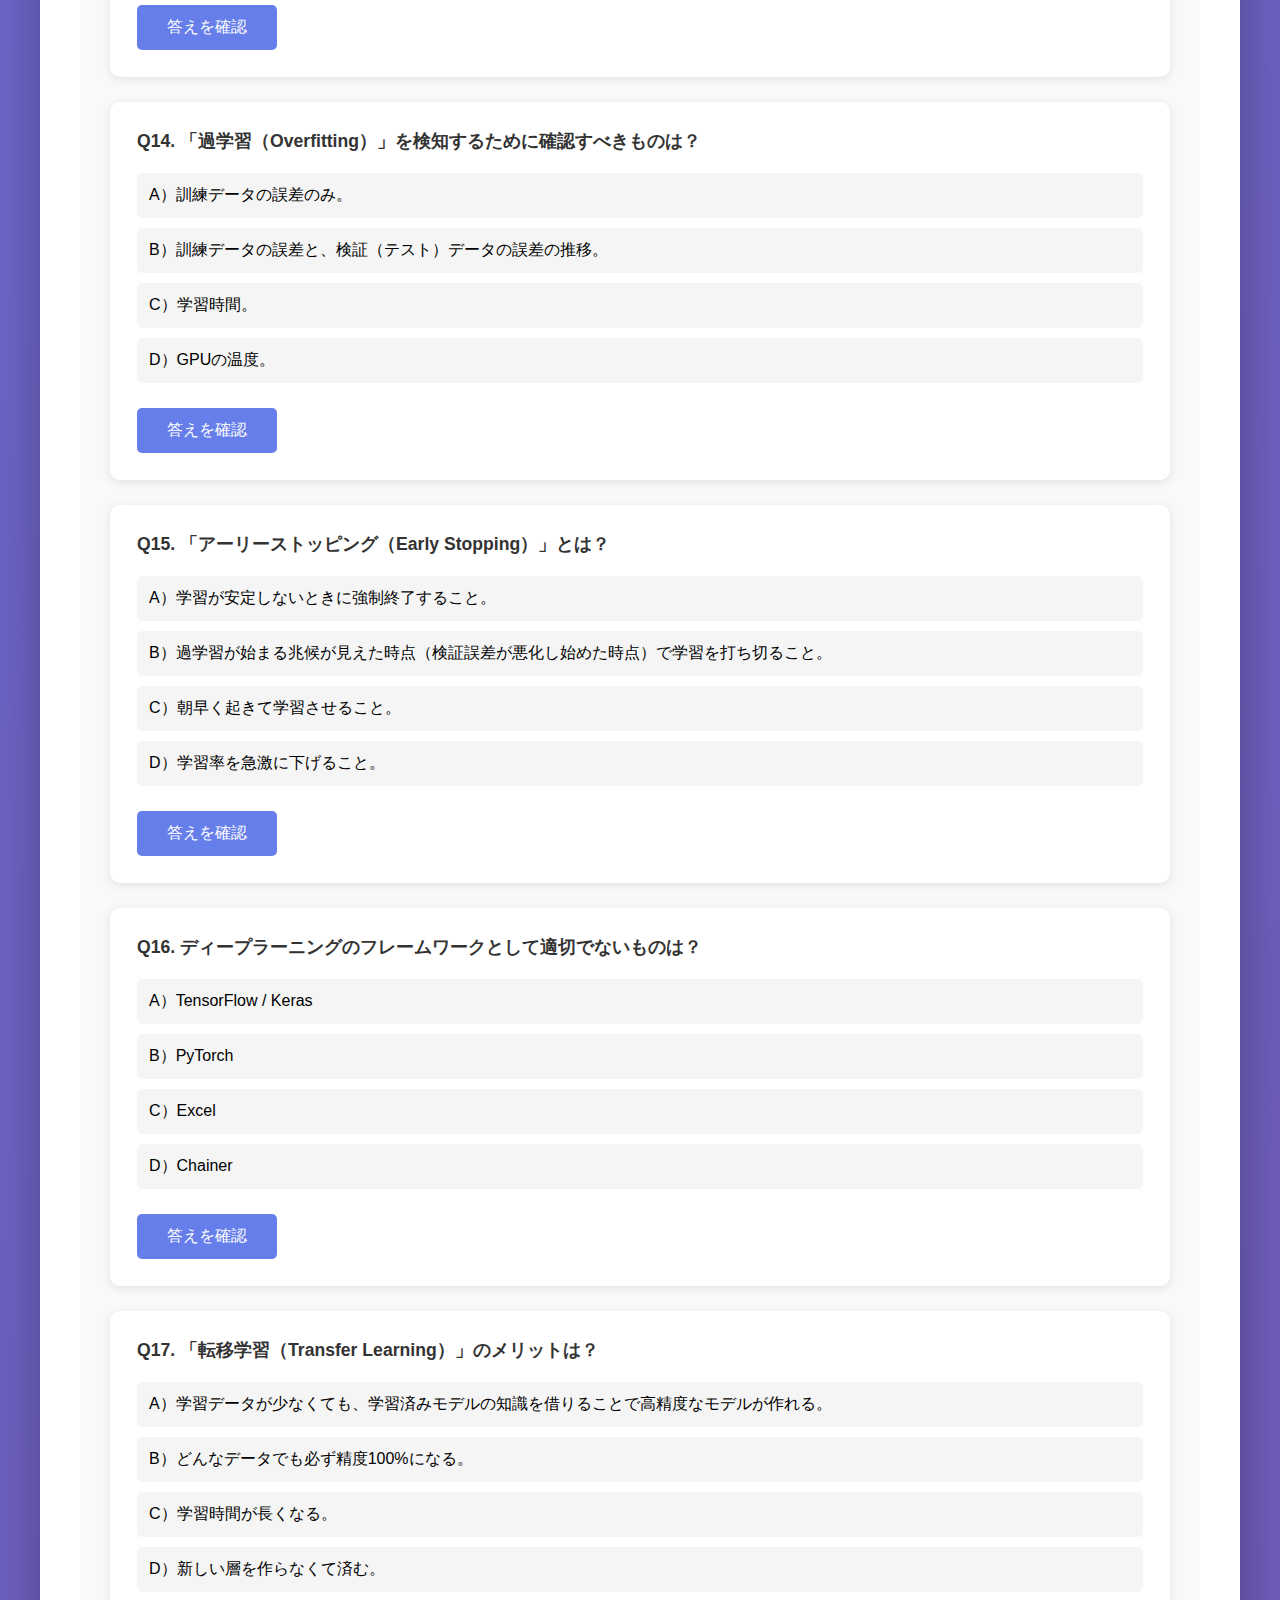
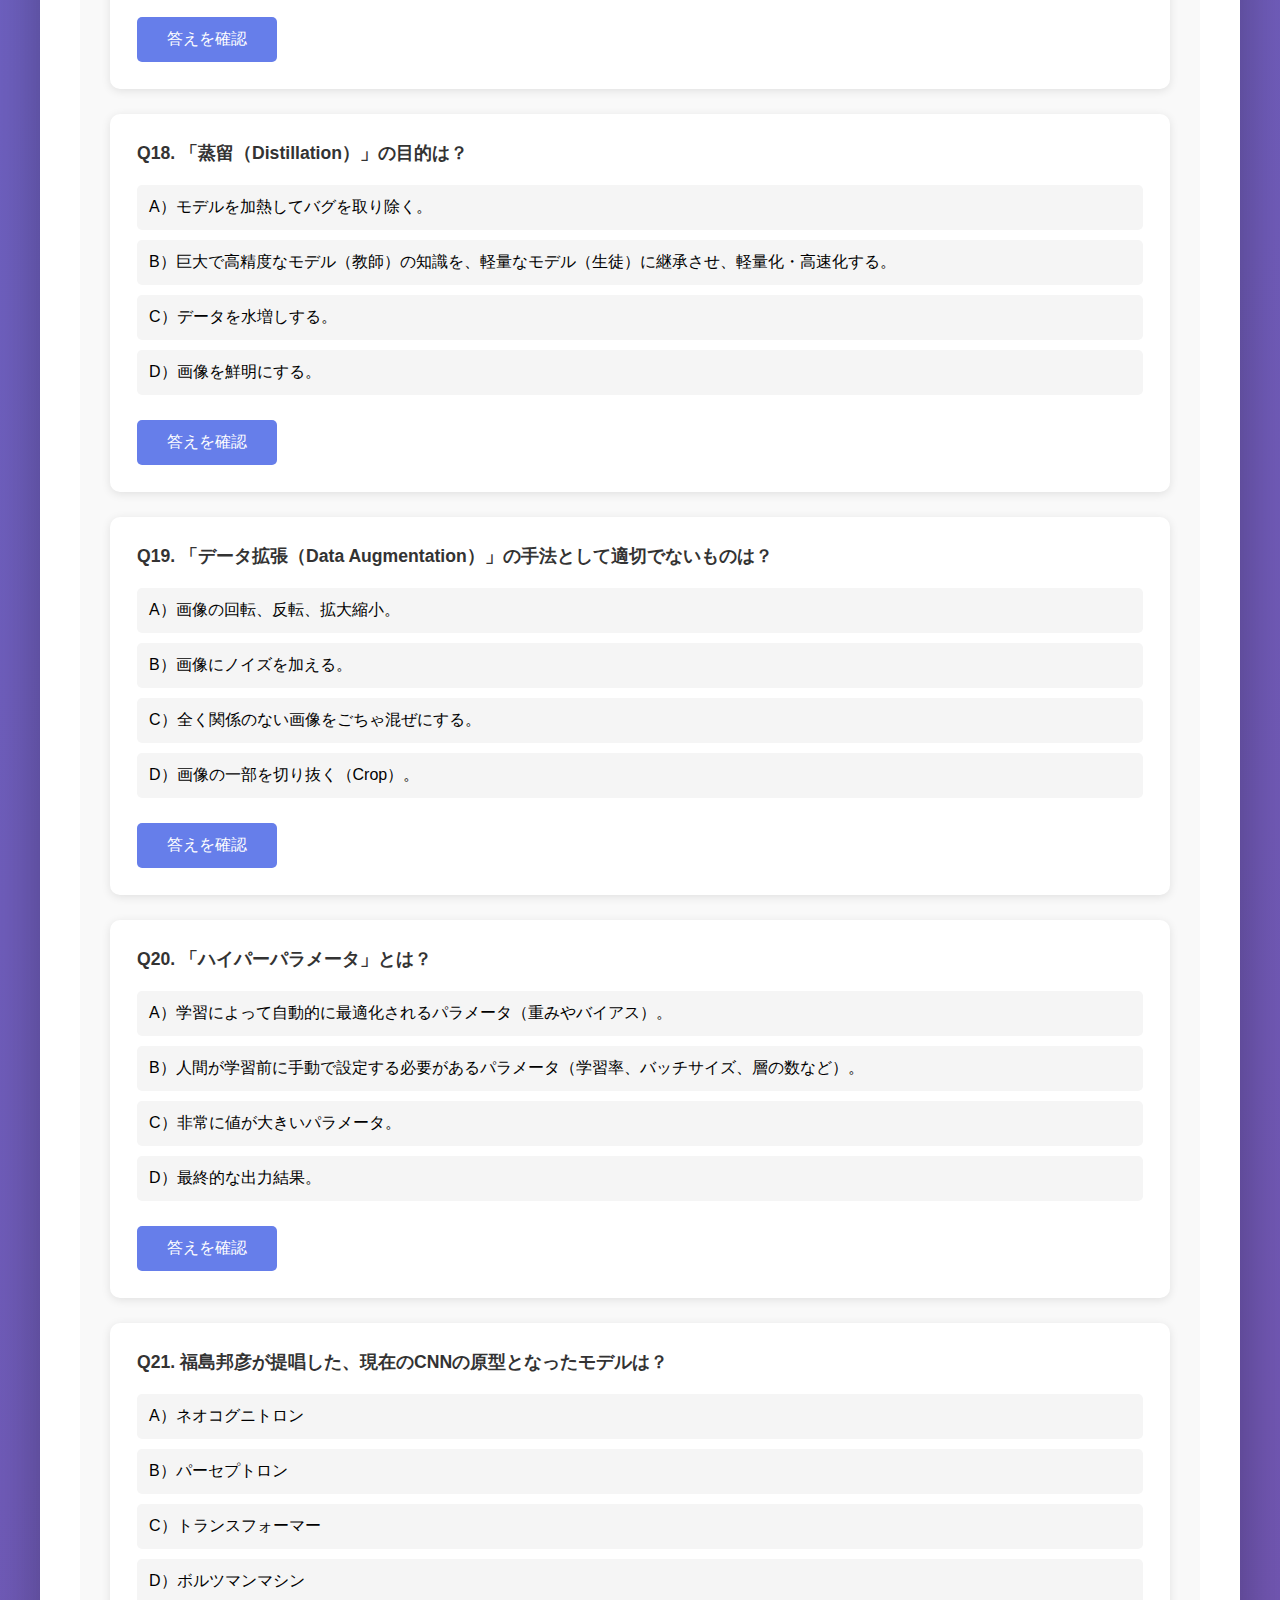
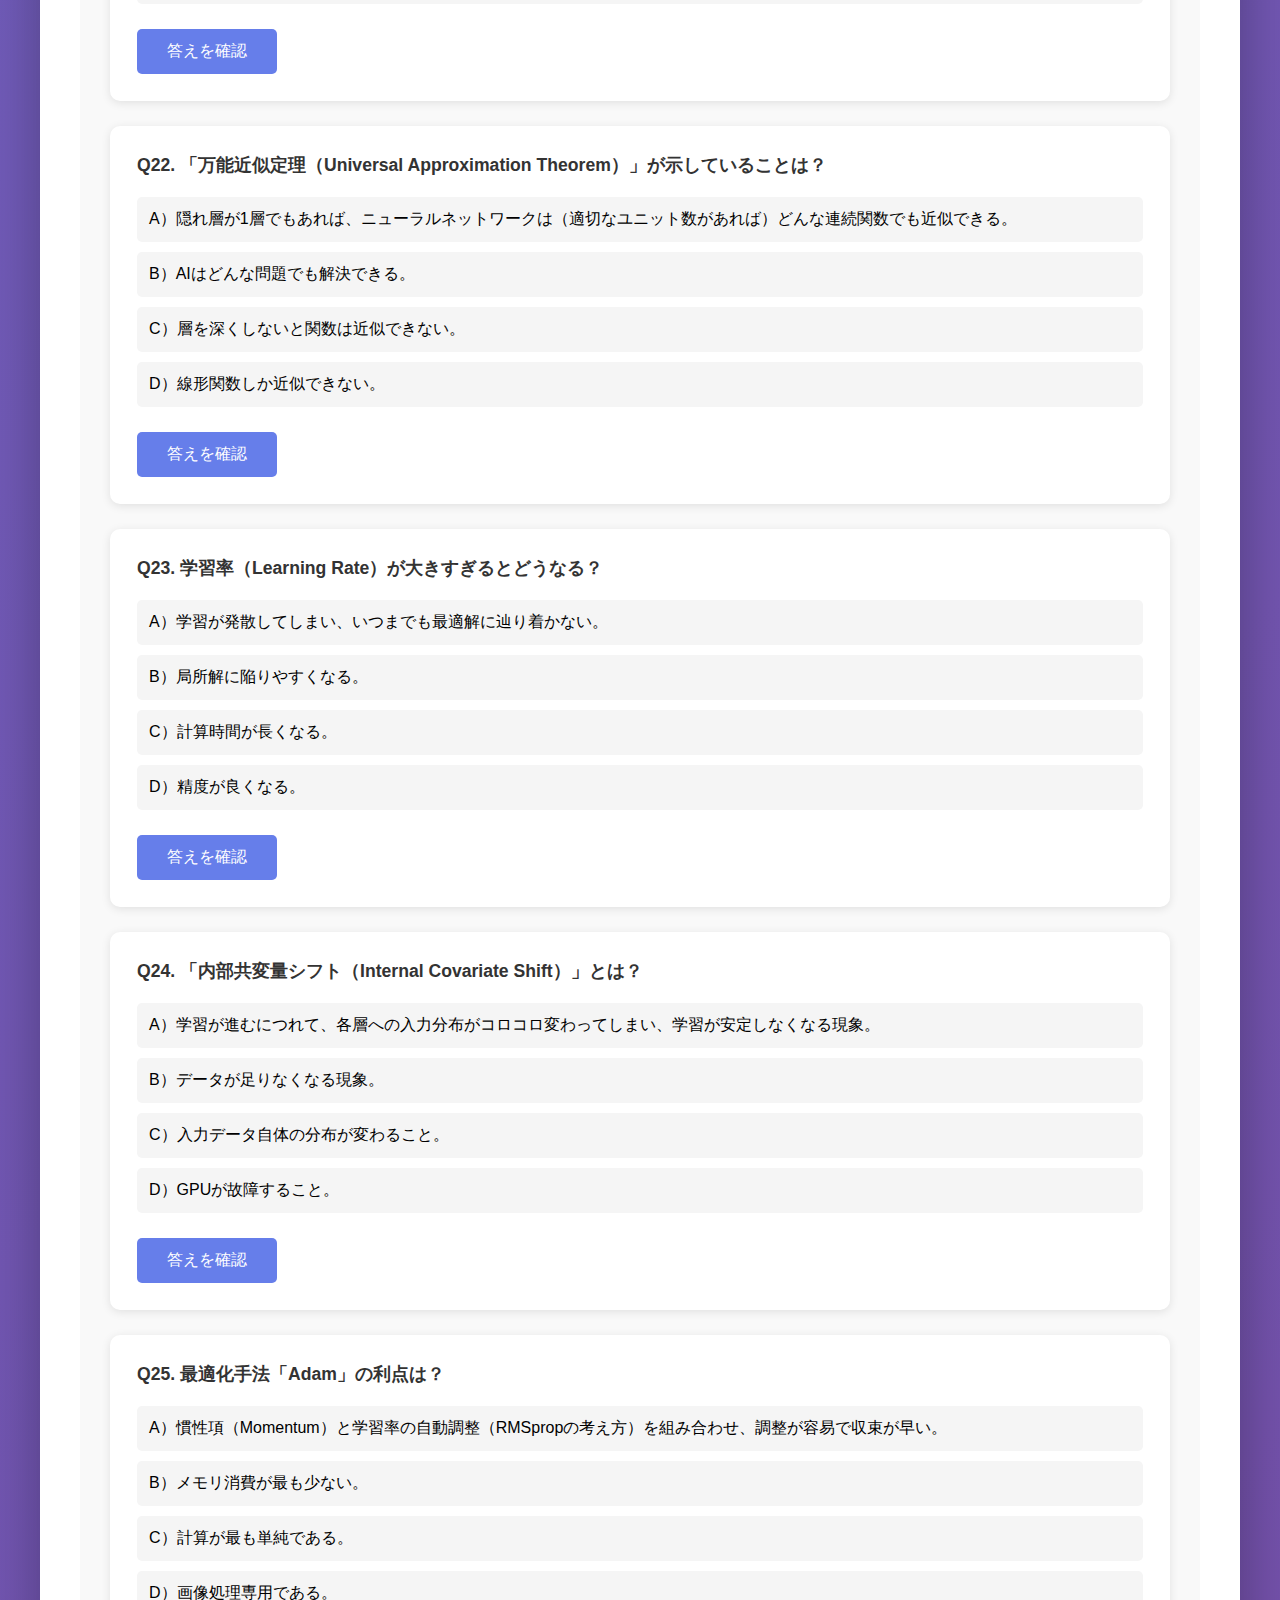
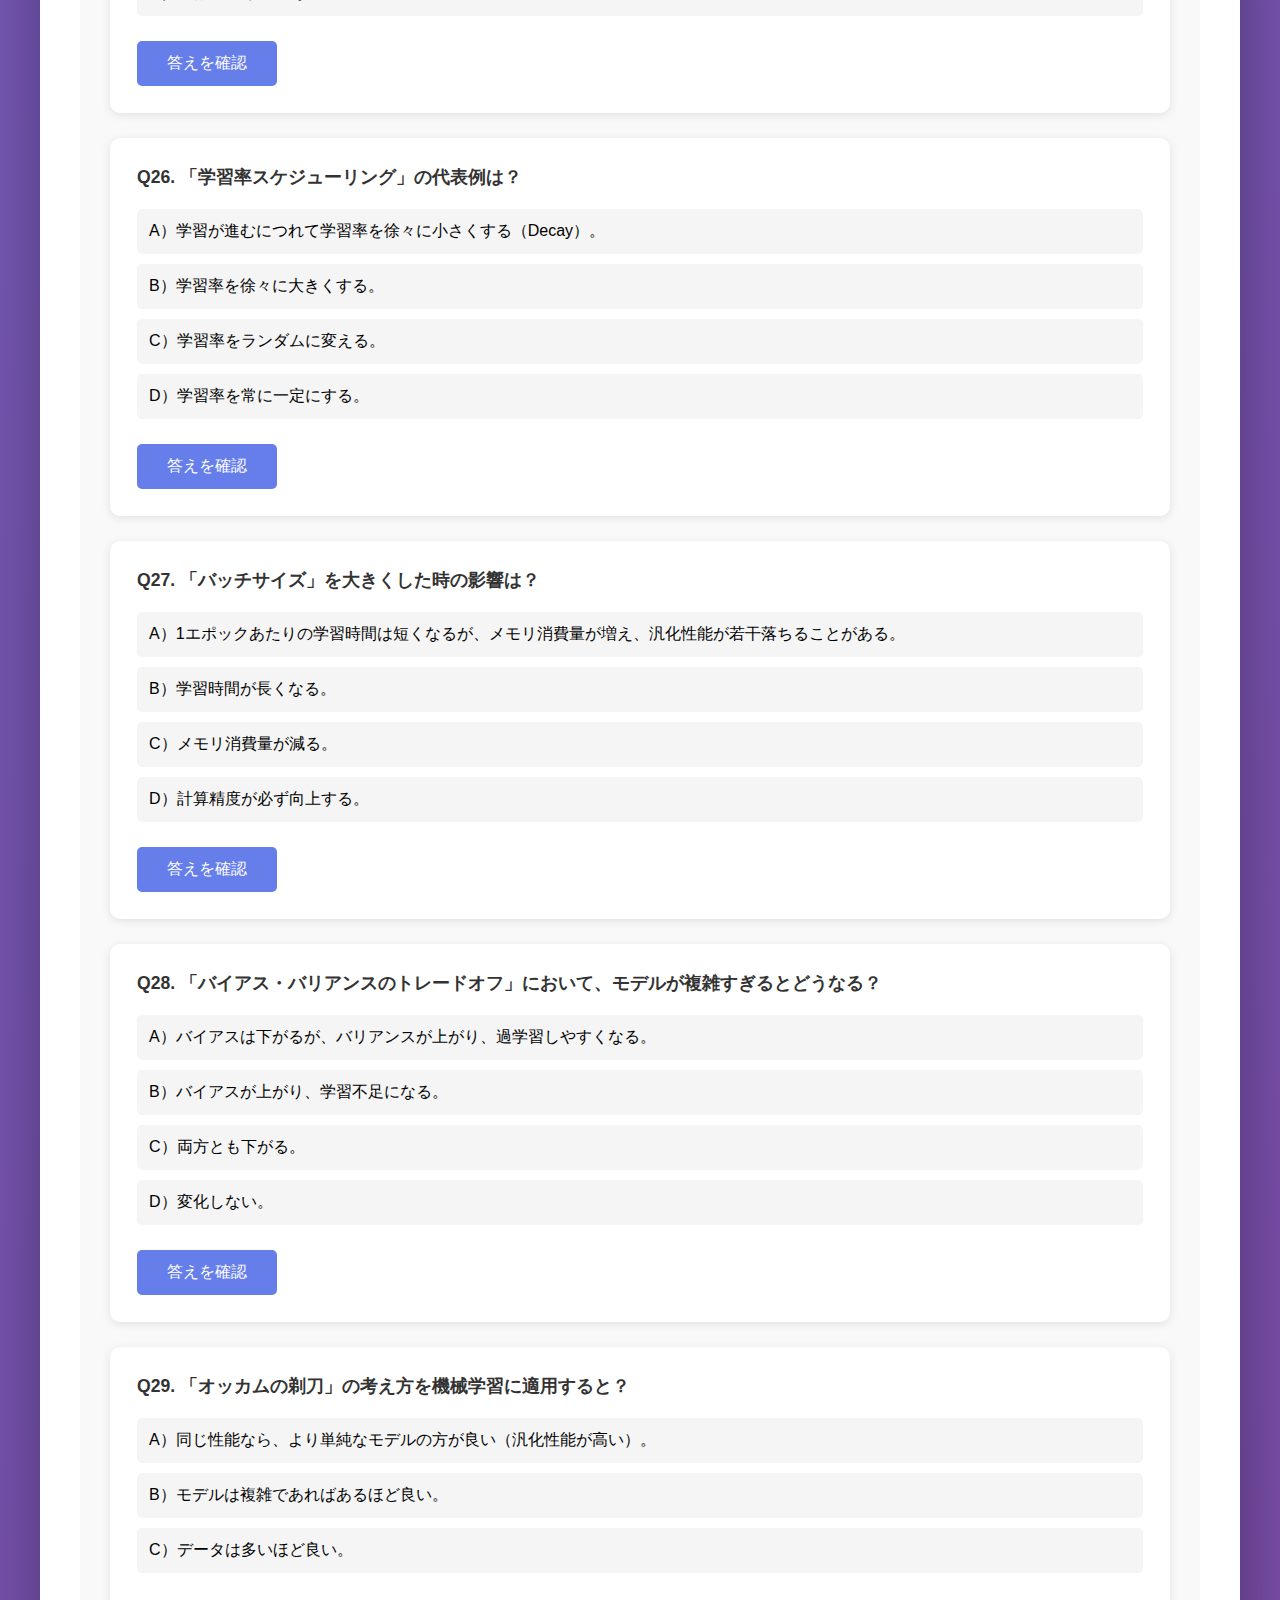
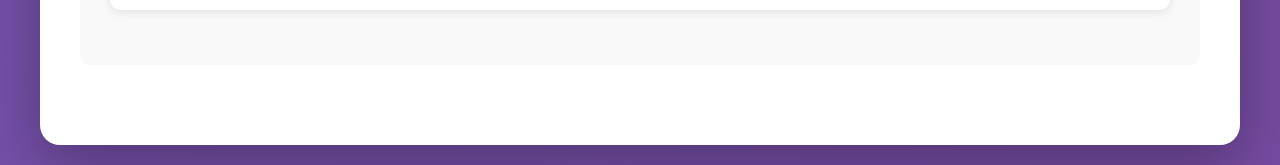
<file: category4.html>
<!DOCTYPE html>
<html lang="ja">
<head>
    <meta charset="UTF-8">
    <meta name="viewport" content="width=device-width, initial-scale=1.0">
    <title>④ ディープラーニングの概要 - G検定 学習アプリ</title>
    <link rel="stylesheet" href="styles.css">
</head>
<body>
    <div class="container">
        <a href="index.html" class="back-link">← トップページに戻る</a>
        
        <h1>④ ディープラーニングの概要</h1>
        
        <div class="section">
            <div class="goals">
                <h3>🎯 到達目標</h3>
                <ul>
                    <li>ニューラルネットワークの基礎的な知識を理解する</li>
                    <li>ニューラルネットワークとディープラーニングの関係を説明できる</li>
                    <li>ディープラーニングの学習に必要なデータ量や計算リソースについて理解する</li>
                    <li>CPU、GPU、TPUの特徴をそれぞれ説明できる</li>
                    <li>代表的な活性化関数の定義、使い分け、注意点について説明できる</li>
                    <li>誤差関数の基礎的な知識を理解する</li>
                </ul>
            </div>
        </div>
        
        <div class="section">
            <h2>📚 重要キーワード</h2>
            <div class="keywords">
                <div class="keyword-item"><strong>ニューラルネットワーク</strong>人間の脳の構造を模倣したアルゴリズム</div>
                <div class="keyword-item"><strong>単純パーセプトロン</strong>入力層と出力層のみで構成されたシンプルなニューラルネットワーク</div>
                <div class="keyword-item"><strong>多層パーセプトロン</strong>入力層、隠れ層、出力層の3つ以上の層からなるニューラルネットワーク</div>
                <div class="keyword-item"><strong>CPU</strong>コンピューターの頭脳に当たる部分で命令の実行や計算制御を行う中核的な装置</div>
                <div class="keyword-item"><strong>GPU</strong>大量のデータを同時に高速で処理できる並列計算向けのプロセッサ</div>
                <div class="keyword-item"><strong>TPU</strong>Googleが開発した機械学習専用の高性能プロセッサ</div>
                <div class="keyword-item"><strong>シグモイド関数</strong>入力を0から1の範囲に変換する滑らかなs型の関数</div>
                <div class="keyword-item"><strong>ReLU関数</strong>入力が0以下なら0、0より大きければそのまま出力する活性化関数</div>
                <div class="keyword-item"><strong>交差エントロピー誤差</strong>分類モデルが出した確率と正解ラベルのずれを測る関数</div>
                <div class="keyword-item"><strong>正則化</strong>モデルが訓練データに過剰に適合することを防ぐために複雑さにペナルティを加える手法</div>
            </div>
        </div>
        
        <div class="section quiz-section">
            <div style="display: flex; justify-content: space-between; align-items: center; margin-bottom: 20px; flex-wrap: wrap; gap: 10px;">
                <h2 style="margin: 0;">📝 問題演習（スペシャル版：全30問）</h2>
                <div style="display: flex; gap: 10px;">
                    <a href="history.html" class="wrong-questions-link" style="background: #f44336; color: white; padding: 10px 20px; border-radius: 8px; text-decoration: none; font-size: 0.9em;">❌ 間違えた問題を見る</a>
                    <button onclick="pauseLearning()" style="background: #2196F3; color: white; padding: 10px 20px; border-radius: 8px; border: none; cursor: pointer; font-size: 0.9em;">⏸️ 一時停止</button>
                    <button onclick="resetAnswers()" style="background: #ff9800; color: white; padding: 10px 20px; border-radius: 8px; border: none; cursor: pointer; font-size: 0.9em;">🔄 リセット</button>
                </div>
            </div>

            <div class="question" id="question-0">
                <div class="question-text">Q1. 「単純パーセプトロン」で解くことができない問題は？</div>
                <ul class="options">
                    <li data-option="A">A）線形分離可能な問題（ANDゲートなど）</li>
                    <li data-option="B">B）線形分離不可能な問題（XORゲートなど）</li>
                    <li data-option="C">C）2値分類問題</li>
                    <li data-option="D">D）論理和（OR）の問題</li>
                </ul>
                <button class="answer-btn" onclick="checkAnswer(this, 'B')">答えを確認</button>
                <div class="result correct"><strong>正解：B）</strong><br>単純パーセプトロンは直線の境界線しか引けないため、排他的論理和（XOR）のような曲がった境界線が必要な問題は解けません。</div>
            </div>

            <div class="question" id="question-1">
                <div class="question-text">Q2. 「多層パーセプトロン」がXOR問題を解けるようになった理由は？</div>
                <ul class="options">
                    <li data-option="A">A）入力層を増やしたから。</li>
                    <li data-option="B">B）隠れ層（中間層）を追加し、非線形な活性化関数を導入したから。</li>
                    <li data-option="C">C）データ量を増やしたから。</li>
                    <li data-option="D">D）コンピュータの性能が上がったから。</li>
                </ul>
                <button class="answer-btn" onclick="checkAnswer(this, 'B')">答えを確認</button>
                <div class="result correct"><strong>正解：B）</strong><br>隠れ層と「シグモイド関数」などの非線形関数を組み合わせることで、複雑な形の境界線を表現できるようになりました。</div>
            </div>

            <div class="question" id="question-2">
                <div class="question-text">Q3. ディープラーニングにおける「誤差逆伝播法（バックプロパゲーション）」の役割は？</div>
                <ul class="options">
                    <li data-option="A">A）入力データを加工する。</li>
                    <li data-option="B">B）出力と正解の誤差（ズレ）を後ろから前へ伝えて、パラメータ（重み）を修正する。</li>
                    <li data-option="C">C）ニューロンをランダムに削除する。</li>
                    <li data-option="D">D）層の数を自動で決める。</li>
                </ul>
                <button class="answer-btn" onclick="checkAnswer(this, 'B')">答えを確認</button>
                <div class="result correct"><strong>正解：B）</strong><br>「期待外れの答え」が出たときに、誰（どの重み）がどれくらい悪かったのかを逆算して責任を取らせる（修正する）仕組みです。</div>
            </div>

            <div class="question" id="question-3">
                <div class="question-text">Q4. 「活性化関数」として「ReLU関数」がよく使われる理由は？</div>
                <ul class="options">
                    <li data-option="A">A）0〜1の確率を出力できるから。</li>
                    <li data-option="B">B）勾配消失問題が起きにくく、計算が単純で速いから。</li>
                    <li data-option="C">C）負の値も扱えるから。</li>
                    <li data-option="D">D）微分不可能だから。</li>
                </ul>
                <button class="answer-btn" onclick="checkAnswer(this, 'B')">答えを確認</button>
                <div class="result correct"><strong>正解：B）</strong><br>シグモイド関数は層が深くなると勾配が消えてしまいますが、ReLUは入力がプラスならそのまま通すため、深くても学習が進みやすいです。</div>
            </div>

            <div class="question" id="question-4">
                <div class="question-text">Q5. 「勾配消失問題」とはどのような現象か？</div>
                <ul class="options">
                    <li data-option="A">A）学習が進むにつれて誤差が0になってしまう現象。</li>
                    <li data-option="B">B）層を深くすると、入力側に近づくにつれて誤差の情報が小さくなり、学習が進まなくなる現象。</li>
                    <li data-option="C">C）重みの値が無限大に発散してしまう現象。</li>
                    <li data-option="D">D）データが足りなくなる現象。</li>
                </ul>
                <button class="answer-btn" onclick="checkAnswer(this, 'B')">答えを確認</button>
                <div class="result correct"><strong>正解：B）</strong><br>「伝言ゲーム」のように、層が深いと最後の人（出力層）の声が最初の人（入力層付近）に届かなくなり、修正ができなくなります。</div>
            </div>

            <div class="question" id="question-5">
                <div class="question-text">Q6. 「勾配降下法」で学習が局所解（ローカルミニマム）に留まってしまうことを防ぐ工夫は？</div>
                <ul class="options">
                    <li data-option="A">A）学習率を0にする。</li>
                    <li data-option="B">B）SGD（確率的勾配降下法）やミニバッチ学習を使う。</li>
                    <li data-option="C">C）層を減らす。</li>
                    <li data-option="D">D）活性化関数を使わない。</li>
                </ul>
                <button class="answer-btn" onclick="checkAnswer(this, 'B')">答えを確認</button>
                <div class="result correct"><strong>正解：B）</strong><br>毎回少しずつ違うデータ（ミニバッチ）を使って計算することで、ランダムな揺らぎが生まれ、小さな窪み（局所解）から脱出しやすくなります。</div>
            </div>

            <div class="question" id="question-6">
                <div class="question-text">Q7. 「ドロップアウト」の目的は？</div>
                <ul class="options">
                    <li data-option="A">A）計算速度を上げる。</li>
                    <li data-option="B">B）過学習を防ぐために、学習時にランダムにニューロンを無効化する。</li>
                    <li data-option="C">C）勾配消失を防ぐ。</li>
                    <li data-option="D">D）データを増やす。</li>
                </ul>
                <button class="answer-btn" onclick="checkAnswer(this, 'B')">答えを確認</button>
                <div class="result correct"><strong>正解：B）</strong><br>毎回違うメンバー（ニューロン）でチームを組ませることで、特定のメンバーに頼りすぎる（過学習）のを防ぎます。</div>
            </div>

            <div class="question" id="question-7">
                <div class="question-text">Q8. ディープラーニングにおける「事前学習」と「ファインチューニング」の説明は？</div>
                <ul class="options">
                    <li data-option="A">A）最初から全てのデータを学習させること。</li>
                    <li data-option="B">B）大規模データで学習済みモデルの重みを初期値とし、自分のタスクのデータで微調整すること。</li>
                    <li data-option="C">C）教師なし学習のみを行うこと。</li>
                    <li data-option="D">D）モデルの構造を自動探索すること。</li>
                </ul>
                <button class="answer-btn" onclick="checkAnswer(this, 'B')">答えを確認</button>
                <div class="result correct"><strong>正解：B）</strong><br>「賢い人（学習済みモデル）」に「新しい仕事（タスク）」を教える方が、一から教えるより早くて正確です。</div>
            </div>

            <div class="question" id="question-8">
                <div class="question-text">Q9. 「オートエンコーダ」の特徴は？</div>
                <ul class="options">
                    <li data-option="A">A）入力と同じものを出力するように学習し、特徴抽出や次元圧縮を行う教師なし学習。</li>
                    <li data-option="B">B）画像を分類する教師あり学習。</li>
                    <li data-option="C">C）音声を生成するモデル。</li>
                    <li data-option="D">D）強化学習の一種。</li>
                </ul>
                <button class="answer-btn" onclick="checkAnswer(this, 'A')">答えを確認</button>
                <div class="result correct"><strong>正解：A）</strong><br>データをギュッと圧縮してから元に戻す訓練をすることで、データの本質的な特徴（ボトルネック特徴量）を学習します。異常検知にも使われます。</div>
            </div>

            <div class="question" id="question-9">
                <div class="question-text">Q10. 「GPU」がディープラーニングに適している理由は？</div>
                <ul class="options">
                    <li data-option="A">A）複雑な条件分岐処理が得意だから。</li>
                    <li data-option="B">B）大量の単純な行列計算を並列処理するのが得意だから。</li>
                    <li data-option="C">C）消費電力が少ないから。</li>
                    <li data-option="D">D）OSを動かすのに適しているから。</li>
                </ul>
                <button class="answer-btn" onclick="checkAnswer(this, 'B')">答えを確認</button>
                <div class="result correct"><strong>正解：B）</strong><br>ディープラーニングの中身は巨大な行列の掛け算の塊なので、単純計算を同時に何千個もできるGPUが最強です。</div>
            </div>

            <div class="question" id="question-10">
                <div class="question-text">Q11. ニューラルネットワークにおける「重み」と「バイアス」の役割は？</div>
                <ul class="options">
                    <li data-option="A">A）重みは入力の重要度を調整し、バイアスは発火のしやすさを調整する。</li>
                    <li data-option="B">B）重みは計算速度を調整し、バイアスは学習率を調整する。</li>
                    <li data-option="C">C）重みとバイアスは同じ役割である。</li>
                    <li data-option="D">D）重みは出力層にのみ存在する。</li>
                </ul>
                <button class="answer-btn" onclick="checkAnswer(this, 'A')">答えを確認</button>
                <div class="result correct"><strong>正解：A）</strong><br>重みは入力信号の強さを変え、バイアスはニューロンが次の層へ信号を送る（発火する）閾値を調整します。</div>
            </div>

            <div class="question" id="question-11">
                <div class="question-text">Q12. 「ソフトマックス関数」が主に出力層で使われる目的は？</div>
                <ul class="options">
                    <li data-option="A">A）値を-1から1の範囲にするため。</li>
                    <li data-option="B">B）出力の合計が1になるようにし、多クラス分類の「確率」として扱えるようにするため。</li>
                    <li data-option="C">C）勾配消失を防ぐため。</li>
                    <li data-option="D">D）計算を省略するため。</li>
                </ul>
                <button class="answer-btn" onclick="checkAnswer(this, 'B')">答えを確認</button>
                <div class="result correct"><strong>正解：B）</strong><br>例えば「犬：0.7、猫：0.2、鳥：0.1」のように、合計100%になる確率を出力したい場合に使います。</div>
            </div>

            <div class="question" id="question-12">
                <div class="question-text">Q13. 「イテレーション（Iteration）」と「エポック（Epoch）」の違いは？</div>
                <ul class="options">
                    <li data-option="A">A）イテレーションは学習全体の回数、エポックはミニバッチの回数。</li>
                    <li data-option="B">B）エポックは訓練データセットを一周すること、イテレーションは重みを更新した回数（ミニバッチの数）。</li>
                    <li data-option="C">C）両者は全く同じ意味である。</li>
                    <li data-option="D">D）イテレーションはテストデータを使う回数。</li>
                </ul>
                <button class="answer-btn" onclick="checkAnswer(this, 'B')">答えを確認</button>
                <div class="result correct"><strong>正解：B）</strong><br>1000個のデータでバッチサイズが100なら、1エポック回るのに10回のイテレーション（更新）が必要です。</div>
            </div>

            <div class="question" id="question-13">
                <div class="question-text">Q14. 「過学習（Overfitting）」を検知するために確認すべきものは？</div>
                <ul class="options">
                    <li data-option="A">A）訓練データの誤差のみ。</li>
                    <li data-option="B">B）訓練データの誤差と、検証（テスト）データの誤差の推移。</li>
                    <li data-option="C">C）学習時間。</li>
                    <li data-option="D">D）GPUの温度。</li>
                </ul>
                <button class="answer-btn" onclick="checkAnswer(this, 'B')">答えを確認</button>
                <div class="result correct"><strong>正解：B）</strong><br>訓練データの誤差は減り続けているのに、検証データの誤差が増え始めたら（乖離したら）、過学習が起きています。</div>
            </div>

            <div class="question" id="question-14">
                <div class="question-text">Q15. 「アーリーストッピング（Early Stopping）」とは？</div>
                <ul class="options">
                    <li data-option="A">A）学習が安定しないときに強制終了すること。</li>
                    <li data-option="B">B）過学習が始まる兆候が見えた時点（検証誤差が悪化し始めた時点）で学習を打ち切ること。</li>
                    <li data-option="C">C）朝早く起きて学習させること。</li>
                    <li data-option="D">D）学習率を急激に下げること。</li>
                </ul>
                <button class="answer-btn" onclick="checkAnswer(this, 'B')">答えを確認</button>
                <div class="result correct"><strong>正解：B）</strong><br>「これ以上勉強しても逆効果（暗記に走るだけ）」というタイミングを見計らってストップさせる正則化テクニックです。</div>
            </div>

            <div class="question" id="question-15">
                <div class="question-text">Q16. ディープラーニングのフレームワークとして適切でないものは？</div>
                <ul class="options">
                    <li data-option="A">A）TensorFlow / Keras</li>
                    <li data-option="B">B）PyTorch</li>
                    <li data-option="C">C）Excel</li>
                    <li data-option="D">D）Chainer</li>
                </ul>
                <button class="answer-btn" onclick="checkAnswer(this, 'C')">答えを確認</button>
                <div class="result correct"><strong>正解：C）</strong><br>Excelでも計算は可能ですが、ディープラーニングの開発用フレームワークではありません。現在はPyTorchとTensorFlowが主流です。</div>
            </div>

            <div class="question" id="question-16">
                <div class="question-text">Q17. 「転移学習（Transfer Learning）」のメリットは？</div>
                <ul class="options">
                    <li data-option="A">A）学習データが少なくても、学習済みモデルの知識を借りることで高精度なモデルが作れる。</li>
                    <li data-option="B">B）どんなデータでも必ず精度100%になる。</li>
                    <li data-option="C">C）学習時間が長くなる。</li>
                    <li data-option="D">D）新しい層を作らなくて済む。</li>
                </ul>
                <button class="answer-btn" onclick="checkAnswer(this, 'A')">答えを確認</button>
                <div class="result correct"><strong>正解：A）</strong><br>例えば「犬猫分類」で学習したモデルは、「ライオンと虎」の分類にもその「目の見え方」などの知識を応用できます。</div>
            </div>

            <div class="question" id="question-17">
                <div class="question-text">Q18. 「蒸留（Distillation）」の目的は？</div>
                <ul class="options">
                    <li data-option="A">A）モデルを加熱してバグを取り除く。</li>
                    <li data-option="B">B）巨大で高精度なモデル（教師）の知識を、軽量なモデル（生徒）に継承させ、軽量化・高速化する。</li>
                    <li data-option="C">C）データを水増しする。</li>
                    <li data-option="D">D）画像を鮮明にする。</li>
                </ul>
                <button class="answer-btn" onclick="checkAnswer(this, 'B')">答えを確認</button>
                <div class="result correct"><strong>正解：B）</strong><br>スマホなどの計算力が低いデバイスでAIを動かしたい時に、精度を保ちつつモデルを小さくするために使います。</div>
            </div>

            <div class="question" id="question-18">
                <div class="question-text">Q19. 「データ拡張（Data Augmentation）」の手法として適切でないものは？</div>
                <ul class="options">
                    <li data-option="A">A）画像の回転、反転、拡大縮小。</li>
                    <li data-option="B">B）画像にノイズを加える。</li>
                    <li data-option="C">C）全く関係のない画像をごちゃ混ぜにする。</li>
                    <li data-option="D">D）画像の一部を切り抜く（Crop）。</li>
                </ul>
                <button class="answer-btn" onclick="checkAnswer(this, 'C')">答えを確認</button>
                <div class="result correct"><strong>正解：C）</strong><br>データ拡張は「ラベルの意味が変わらない範囲」で加工してデータを増やす手法です。関係ない画像を混ぜるとノイズになります。</div>
            </div>

            <div class="question" id="question-19">
                <div class="question-text">Q20. 「ハイパーパラメータ」とは？</div>
                <ul class="options">
                    <li data-option="A">A）学習によって自動的に最適化されるパラメータ（重みやバイアス）。</li>
                    <li data-option="B">B）人間が学習前に手動で設定する必要があるパラメータ（学習率、バッチサイズ、層の数など）。</li>
                    <li data-option="C">C）非常に値が大きいパラメータ。</li>
                    <li data-option="D">D）最終的な出力結果。</li>
                </ul>
                <button class="answer-btn" onclick="checkAnswer(this, 'B')">答えを確認</button>
                <div class="result correct"><strong>正解：B）</strong><br>AI自身が決めるのが「パラメータ」、人間が決めてあげるのが「ハイパーパラメータ」です。これの調整が腕の見せ所です。</div>
            </div>

            <div class="question" id="question-20">
                <div class="question-text">Q21. 福島邦彦が提唱した、現在のCNNの原型となったモデルは？</div>
                <ul class="options">
                    <li data-option="A">A）ネオコグニトロン</li>
                    <li data-option="B">B）パーセプトロン</li>
                    <li data-option="C">C）トランスフォーマー</li>
                    <li data-option="D">D）ボルツマンマシン</li>
                </ul>
                <button class="answer-btn" onclick="checkAnswer(this, 'A')">答えを確認</button>
                <div class="result correct"><strong>正解：A）</strong><br>視覚野の「単純型細胞（S細胞）」と「複雑型細胞（C細胞）」をモデル化したもので、畳み込みとプーリングの基礎となりました。</div>
            </div>

            <div class="question" id="question-21">
                <div class="question-text">Q22. 「万能近似定理（Universal Approximation Theorem）」が示していることは？</div>
                <ul class="options">
                    <li data-option="A">A）隠れ層が1層でもあれば、ニューラルネットワークは（適切なユニット数があれば）どんな連続関数でも近似できる。</li>
                    <li data-option="B">B）AIはどんな問題でも解決できる。</li>
                    <li data-option="C">C）層を深くしないと関数は近似できない。</li>
                    <li data-option="D">D）線形関数しか近似できない。</li>
                </ul>
                <button class="answer-btn" onclick="checkAnswer(this, 'A')">答えを確認</button>
                <div class="result correct"><strong>正解：A）</strong><br>ニューラルネットワークの高い表現力を数学的に保証する定理です。ただし「学習できるか（最適解が見つかるか）」は別の問題です。</div>
            </div>

            <div class="question" id="question-22">
                <div class="question-text">Q23. 学習率（Learning Rate）が大きすぎるとどうなる？</div>
                <ul class="options">
                    <li data-option="A">A）学習が発散してしまい、いつまでも最適解に辿り着かない。</li>
                    <li data-option="B">B）局所解に陥りやすくなる。</li>
                    <li data-option="C">C）計算時間が長くなる。</li>
                    <li data-option="D">D）精度が良くなる。</li>
                </ul>
                <button class="answer-btn" onclick="checkAnswer(this, 'A')">答えを確認</button>
                <div class="result correct"><strong>正解：A）</strong><br>谷底（最小値）に向かいたいのに、歩幅（学習率）が大きすぎて谷を飛び越えて行ったり来たりしてしまいます。</div>
            </div>

            <div class="question" id="question-23">
                <div class="question-text">Q24. 「内部共変量シフト（Internal Covariate Shift）」とは？</div>
                <ul class="options">
                    <li data-option="A">A）学習が進むにつれて、各層への入力分布がコロコロ変わってしまい、学習が安定しなくなる現象。</li>
                    <li data-option="B">B）データが足りなくなる現象。</li>
                    <li data-option="C">C）入力データ自体の分布が変わること。</li>
                    <li data-option="D">D）GPUが故障すること。</li>
                </ul>
                <button class="answer-btn" onclick="checkAnswer(this, 'A')">答えを確認</button>
                <div class="result correct"><strong>正解：A）</strong><br>これを解決するために導入されたのが「バッチ正規化」です。</div>
            </div>

            <div class="question" id="question-24">
                <div class="question-text">Q25. 最適化手法「Adam」の利点は？</div>
                <ul class="options">
                    <li data-option="A">A）慣性項（Momentum）と学習率の自動調整（RMSpropの考え方）を組み合わせ、調整が容易で収束が早い。</li>
                    <li data-option="B">B）メモリ消費が最も少ない。</li>
                    <li data-option="C">C）計算が最も単純である。</li>
                    <li data-option="D">D）画像処理専用である。</li>
                </ul>
                <button class="answer-btn" onclick="checkAnswer(this, 'A')">答えを確認</button>
                <div class="result correct"><strong>正解：A）</strong><br>現在ディープラーニングで最も標準的に使われているオプティマイザの一つです。</div>
            </div>

            <div class="question" id="question-25">
                <div class="question-text">Q26. 「学習率スケジューリング」の代表例は？</div>
                <ul class="options">
                    <li data-option="A">A）学習が進むにつれて学習率を徐々に小さくする（Decay）。</li>
                    <li data-option="B">B）学習率を徐々に大きくする。</li>
                    <li data-option="C">C）学習率をランダムに変える。</li>
                    <li data-option="D">D）学習率を常に一定にする。</li>
                </ul>
                <button class="answer-btn" onclick="checkAnswer(this, 'A')">答えを確認</button>
                <div class="result correct"><strong>正解：A）</strong><br>最初は大きく動いて大まかな場所を探し、最後は小さく動いて微調整することで、精度良く収束させます。</div>
            </div>

            <div class="question" id="question-26">
                <div class="question-text">Q27. 「バッチサイズ」を大きくした時の影響は？</div>
                <ul class="options">
                    <li data-option="A">A）1エポックあたりの学習時間は短くなるが、メモリ消費量が増え、汎化性能が若干落ちることがある。</li>
                    <li data-option="B">B）学習時間が長くなる。</li>
                    <li data-option="C">C）メモリ消費量が減る。</li>
                    <li data-option="D">D）計算精度が必ず向上する。</li>
                </ul>
                <button class="answer-btn" onclick="checkAnswer(this, 'A')">答えを確認</button>
                <div class="result correct"><strong>正解：A）</strong><br>一度にまとめて計算するのでGPUを効率よく使えますが、その分メモリを食います。また、ノイズが減りすぎて局所解にハマりやすくなることもあります。</div>
            </div>

            <div class="question" id="question-27">
                <div class="question-text">Q28. 「バイアス・バリアンスのトレードオフ」において、モデルが複雑すぎるとどうなる？</div>
                <ul class="options">
                    <li data-option="A">A）バイアスは下がるが、バリアンスが上がり、過学習しやすくなる。</li>
                    <li data-option="B">B）バイアスが上がり、学習不足になる。</li>
                    <li data-option="C">C）両方とも下がる。</li>
                    <li data-option="D">D）変化しない。</li>
                </ul>
                <button class="answer-btn" onclick="checkAnswer(this, 'A')">答えを確認</button>
                <div class="result correct"><strong>正解：A）</strong><br>複雑なモデルは訓練データには完璧に合いますが（低バイアス）、データが変わると結果が大きく変わってしまいます（高バリアンス）。</div>
            </div>

            <div class="question" id="question-28">
                <div class="question-text">Q29. 「オッカムの剃刀」の考え方を機械学習に適用すると？</div>
                <ul class="options">
                    <li data-option="A">A）同じ性能なら、より単純なモデルの方が良い（汎化性能が高い）。</li>
                    <li data-option="B">B）モデルは複雑であればあるほど良い。</li>
                    <li data-option="C">C）データは多いほど良い。</li>
</file>
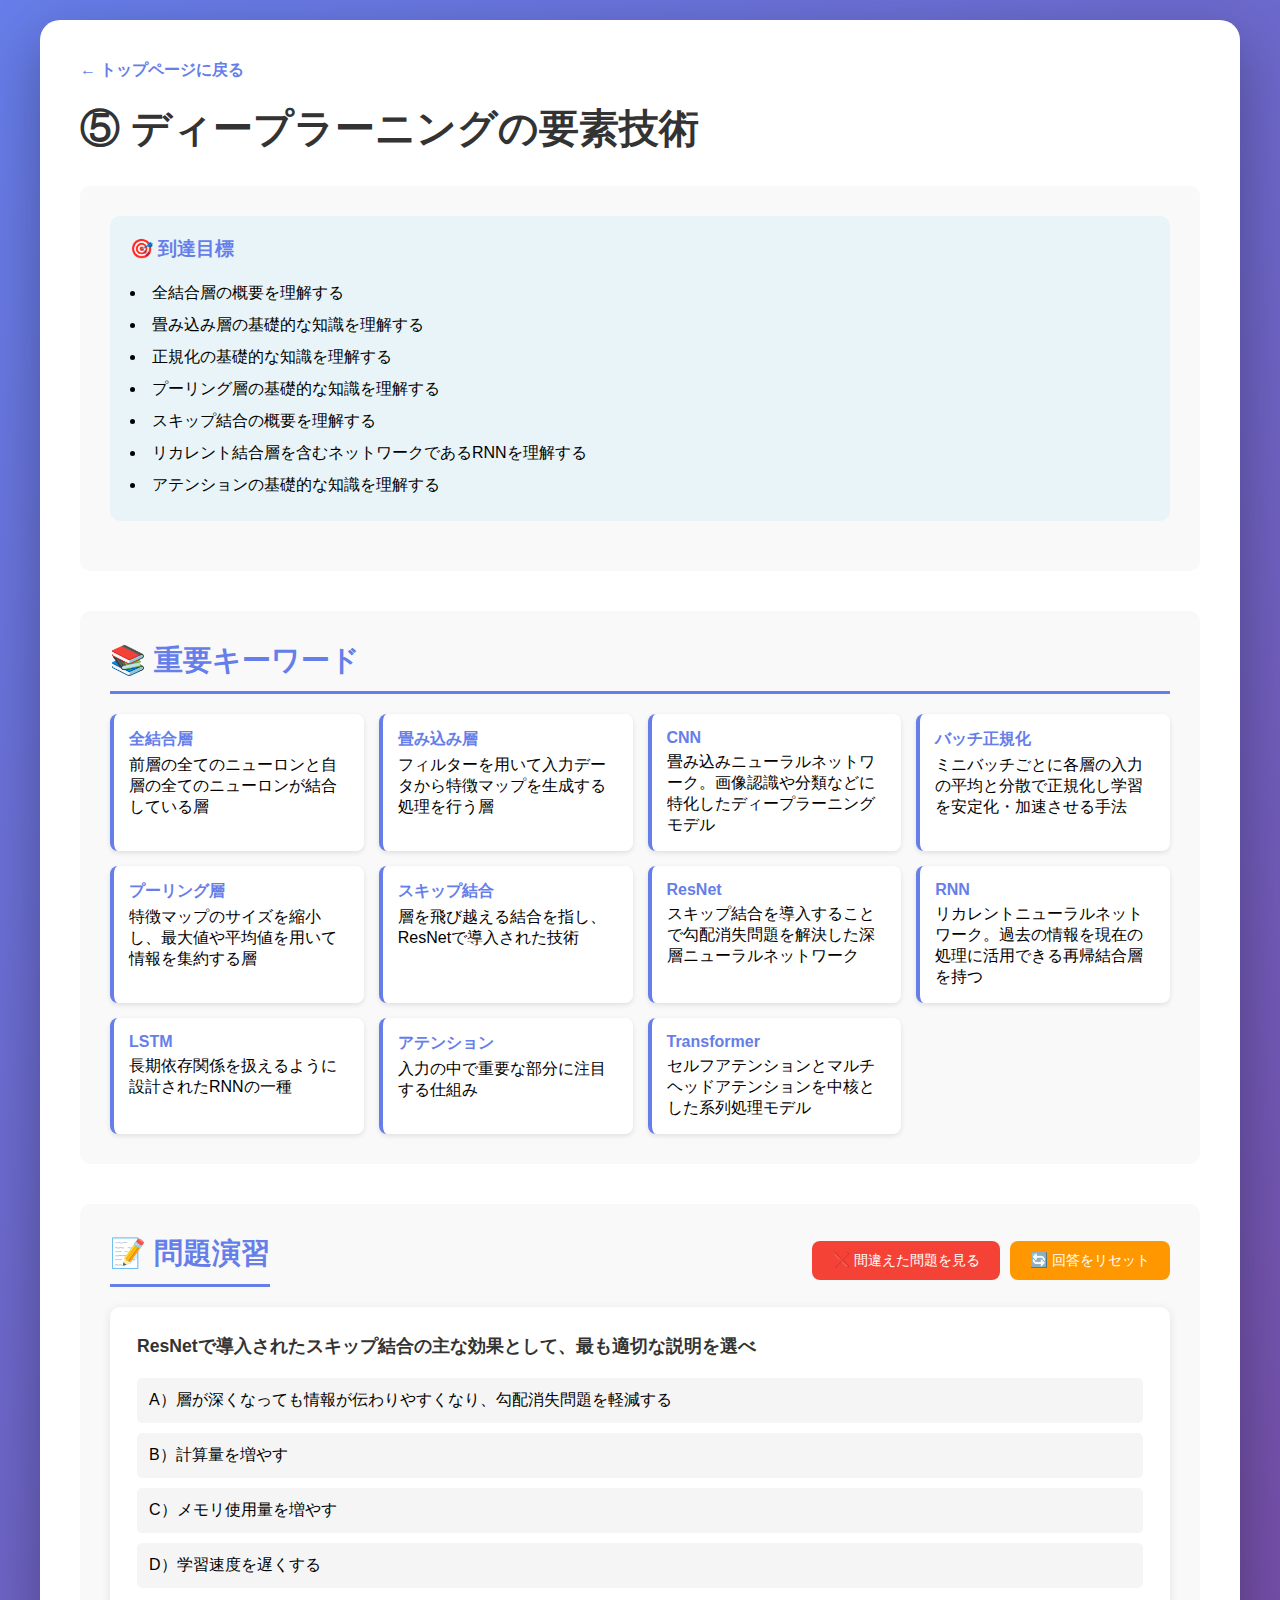
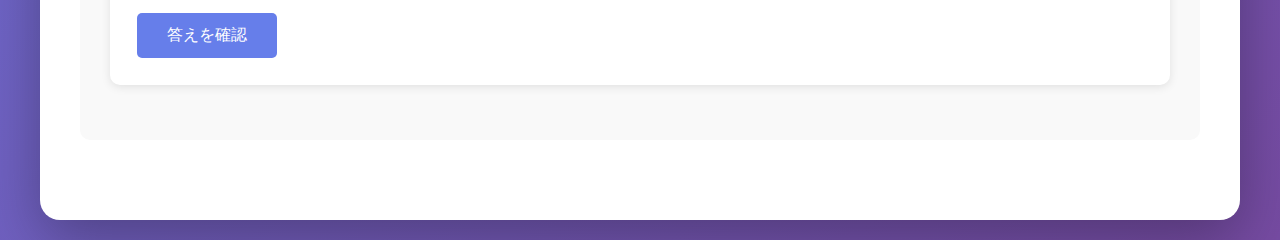
<file: category5.html>
<!DOCTYPE html>
<html lang="ja">
<head>
    <meta charset="UTF-8">
    <meta name="viewport" content="width=device-width, initial-scale=1.0">
    <title>⑤ ディープラーニングの要素技術 - G検定 学習アプリ</title>
    <link rel="stylesheet" href="styles.css">
</head>
<body>
    <div class="container">
        <a href="index.html" class="back-link">← トップページに戻る</a>
        <h1>⑤ ディープラーニングの要素技術</h1>
        <div class="section">
            <div class="goals">
                <h3>🎯 到達目標</h3>
                <ul>
                    <li>全結合層の概要を理解する</li>
                    <li>畳み込み層の基礎的な知識を理解する</li>
                    <li>正規化の基礎的な知識を理解する</li>
                    <li>プーリング層の基礎的な知識を理解する</li>
                    <li>スキップ結合の概要を理解する</li>
                    <li>リカレント結合層を含むネットワークであるRNNを理解する</li>
                    <li>アテンションの基礎的な知識を理解する</li>
                </ul>
            </div>
        </div>
        <div class="section">
            <h2>📚 重要キーワード</h2>
            <div class="keywords">
                <div class="keyword-item"><strong>全結合層</strong>前層の全てのニューロンと自層の全てのニューロンが結合している層</div>
                <div class="keyword-item"><strong>畳み込み層</strong>フィルターを用いて入力データから特徴マップを生成する処理を行う層</div>
                <div class="keyword-item"><strong>CNN</strong>畳み込みニューラルネットワーク。画像認識や分類などに特化したディープラーニングモデル</div>
                <div class="keyword-item"><strong>バッチ正規化</strong>ミニバッチごとに各層の入力の平均と分散で正規化し学習を安定化・加速させる手法</div>
                <div class="keyword-item"><strong>プーリング層</strong>特徴マップのサイズを縮小し、最大値や平均値を用いて情報を集約する層</div>
                <div class="keyword-item"><strong>スキップ結合</strong>層を飛び越える結合を指し、ResNetで導入された技術</div>
                <div class="keyword-item"><strong>ResNet</strong>スキップ結合を導入することで勾配消失問題を解決した深層ニューラルネットワーク</div>
                <div class="keyword-item"><strong>RNN</strong>リカレントニューラルネットワーク。過去の情報を現在の処理に活用できる再帰結合層を持つ</div>
                <div class="keyword-item"><strong>LSTM</strong>長期依存関係を扱えるように設計されたRNNの一種</div>
                <div class="keyword-item"><strong>アテンション</strong>入力の中で重要な部分に注目する仕組み</div>
                <div class="keyword-item"><strong>Transformer</strong>セルフアテンションとマルチヘッドアテンションを中核とした系列処理モデル</div>
            </div>
        </div>
        <div class="section quiz-section">
            <div style="display: flex; justify-content: space-between; align-items: center; margin-bottom: 20px; flex-wrap: wrap; gap: 10px;">
                <h2 style="margin: 0;">📝 問題演習</h2>
                <div style="display: flex; gap: 10px;">
                    <a href="history.html" class="wrong-questions-link" style="background: #f44336; color: white; padding: 10px 20px; border-radius: 8px; text-decoration: none; font-size: 0.9em;">❌ 間違えた問題を見る</a>
                    <button onclick="resetAnswers()" style="background: #ff9800; color: white; padding: 10px 20px; border-radius: 8px; border: none; cursor: pointer; font-size: 0.9em;">🔄 回答をリセット</button>
                </div>
            </div>
            <div class="question" id="question-0">
                <div class="question-text">ResNetで導入されたスキップ結合の主な効果として、最も適切な説明を選べ</div>
                <ul class="options">
                    <li data-option="A">A）層が深くなっても情報が伝わりやすくなり、勾配消失問題を軽減する</li>
                    <li data-option="B">B）計算量を増やす</li>
                    <li data-option="C">C）メモリ使用量を増やす</li>
                    <li data-option="D">D）学習速度を遅くする</li>
                </ul>
                <button class="answer-btn" onclick="checkAnswer(this, 'A')">答えを確認</button>
                <div class="result correct"><strong>正解：A）</strong><br>スキップ結合により層が深くなっても情報が伝わりやすくなり、勾配消失問題を軽減する効果があります。</div>
            </div>
        </div>
    </div>
    <script src="script.js"></script>
    <script>
        // 回答をリセットする関数
        function resetAnswers() {
            if (confirm('この分野の回答をリセットしますか？学習履歴からも削除されます。')) {
                const currentPage = window.location.pathname.split('/').pop().replace('.html', '');
                const history = StudyHistory.getHistory();
                if (history[currentPage]) {
                    delete history[currentPage];
                    StudyHistory.saveHistory(history);
                }
                location.reload();
            }
        }
    </script>
</body>
</html>
</file>
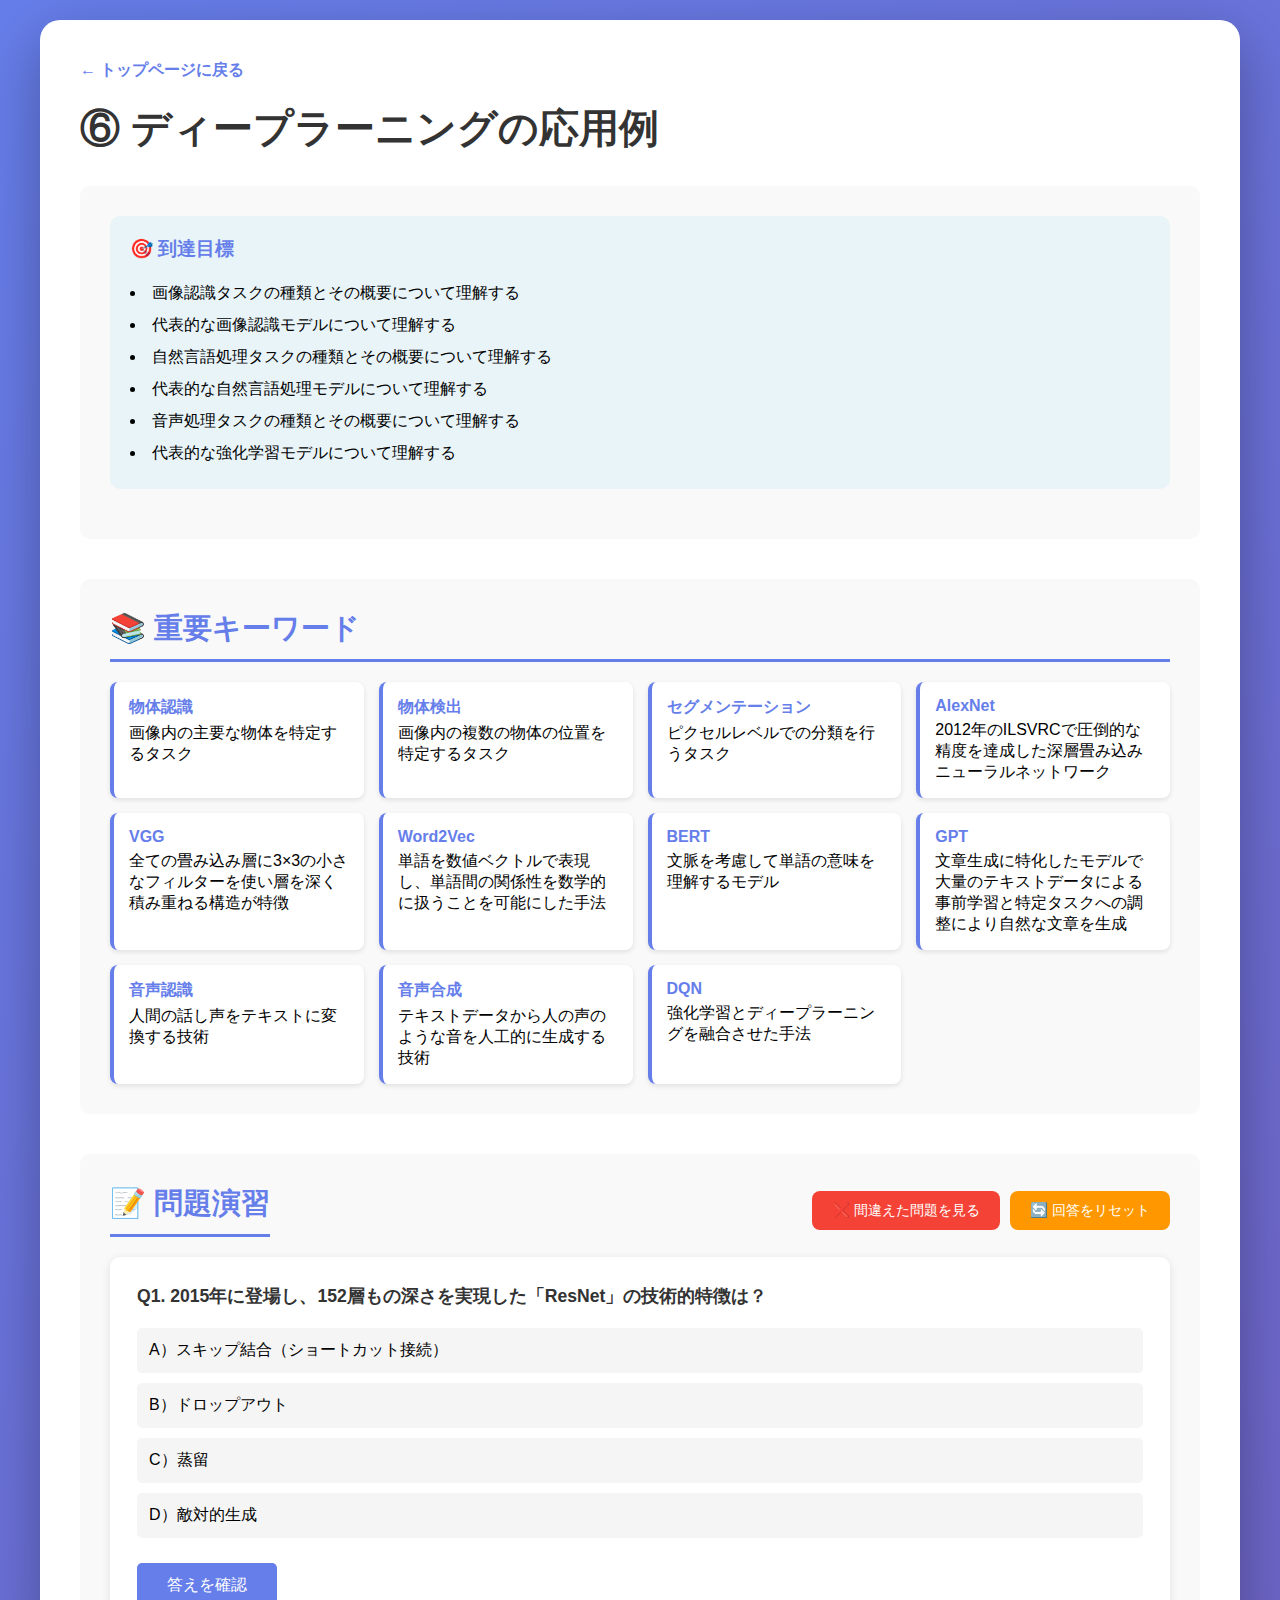
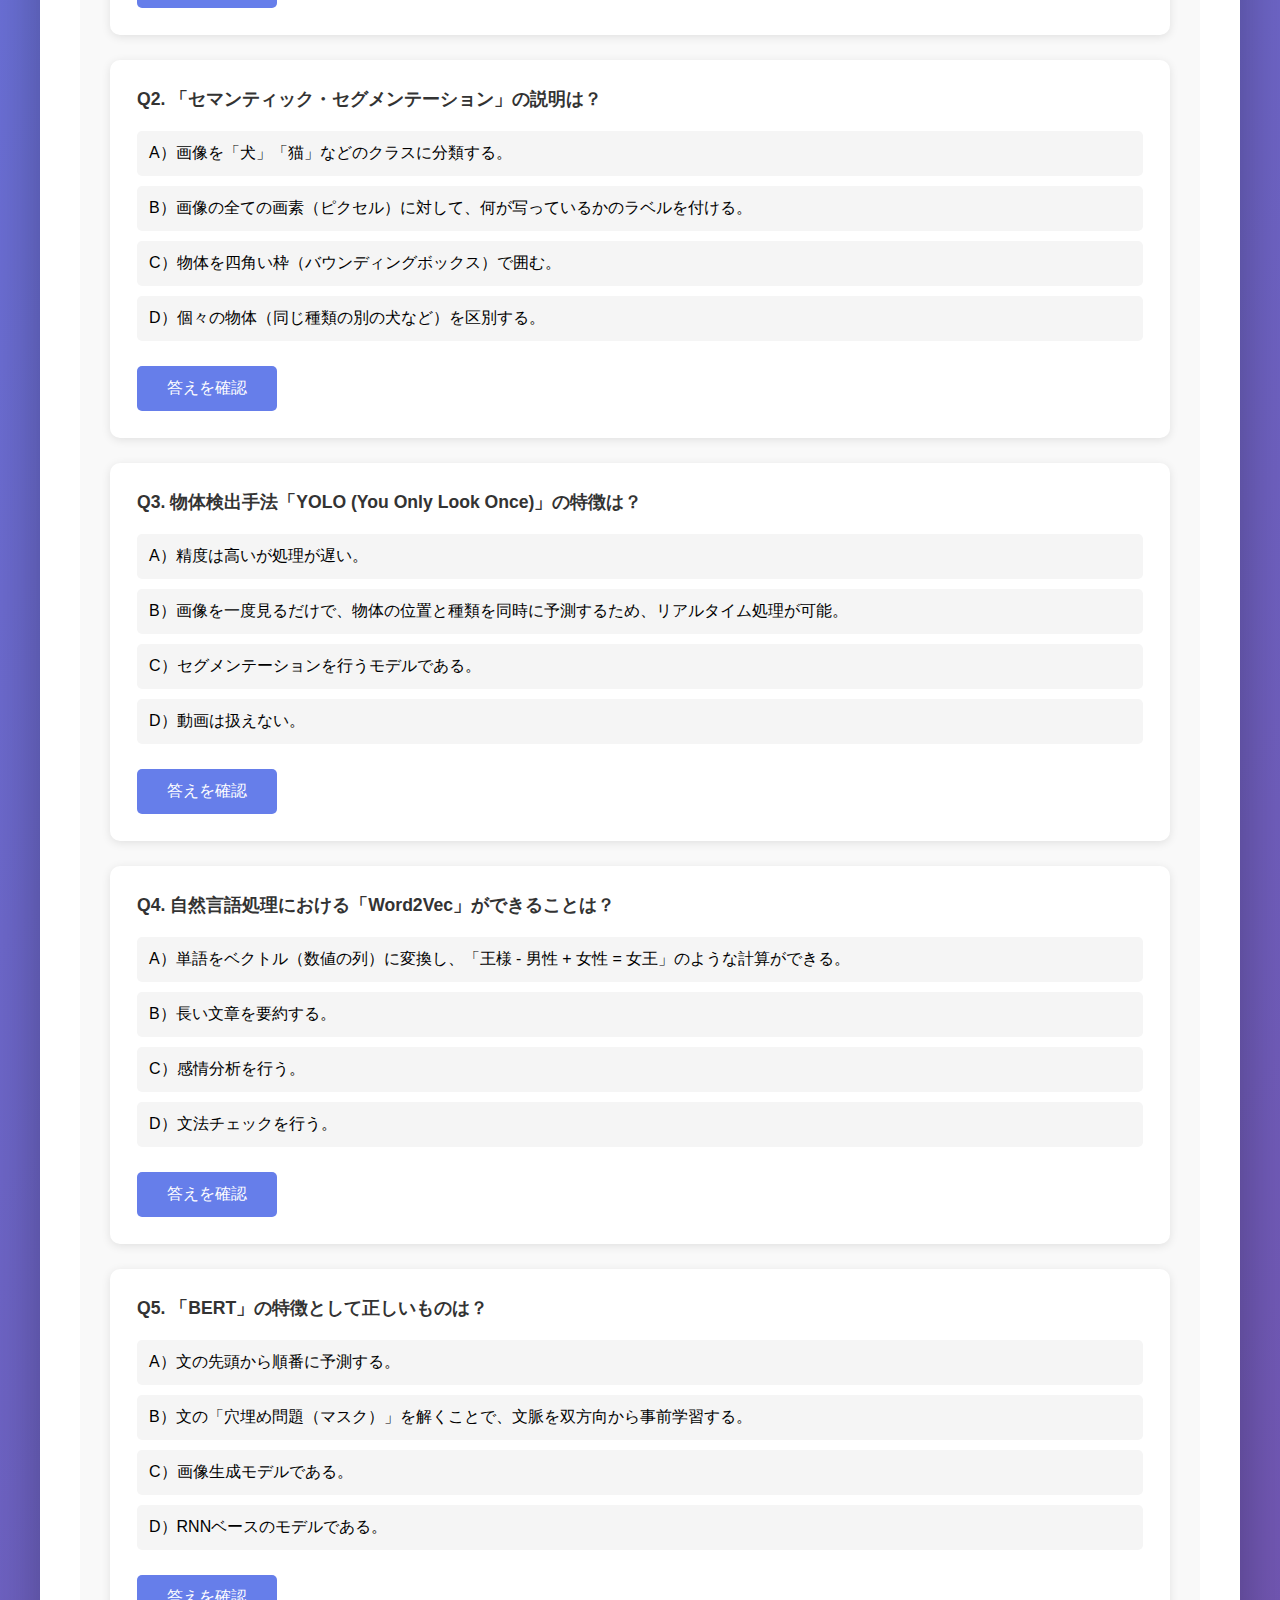
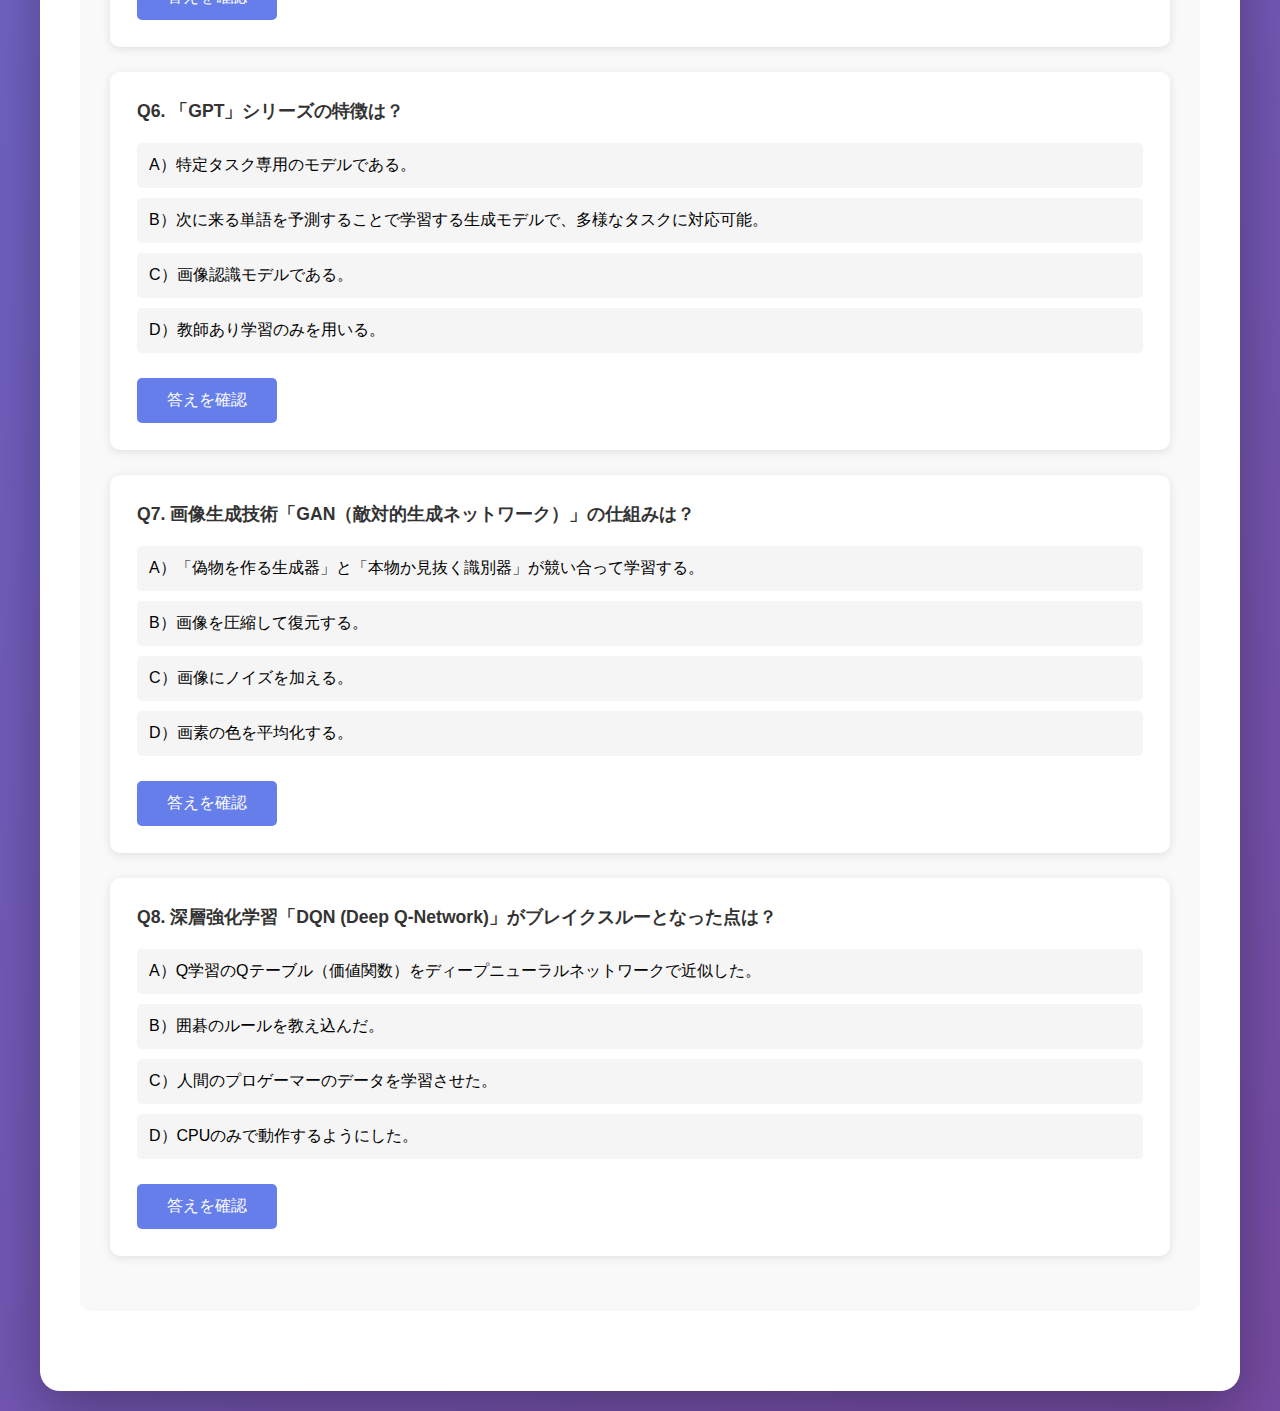
<file: category6.html>
<!DOCTYPE html>
<html lang="ja">
<head>
    <meta charset="UTF-8">
    <meta name="viewport" content="width=device-width, initial-scale=1.0">
    <title>⑥ ディープラーニングの応用例 - G検定 学習アプリ</title>
    <link rel="stylesheet" href="styles.css">
</head>
<body>
    <div class="container">
        <a href="index.html" class="back-link">← トップページに戻る</a>
        <h1>⑥ ディープラーニングの応用例</h1>
        <div class="section">
            <div class="goals">
                <h3>🎯 到達目標</h3>
                <ul>
                    <li>画像認識タスクの種類とその概要について理解する</li>
                    <li>代表的な画像認識モデルについて理解する</li>
                    <li>自然言語処理タスクの種類とその概要について理解する</li>
                    <li>代表的な自然言語処理モデルについて理解する</li>
                    <li>音声処理タスクの種類とその概要について理解する</li>
                    <li>代表的な強化学習モデルについて理解する</li>
                </ul>
            </div>
        </div>
        <div class="section">
            <h2>📚 重要キーワード</h2>
            <div class="keywords">
                <div class="keyword-item"><strong>物体認識</strong>画像内の主要な物体を特定するタスク</div>
                <div class="keyword-item"><strong>物体検出</strong>画像内の複数の物体の位置を特定するタスク</div>
                <div class="keyword-item"><strong>セグメンテーション</strong>ピクセルレベルでの分類を行うタスク</div>
                <div class="keyword-item"><strong>AlexNet</strong>2012年のILSVRCで圧倒的な精度を達成した深層畳み込みニューラルネットワーク</div>
                <div class="keyword-item"><strong>VGG</strong>全ての畳み込み層に3×3の小さなフィルターを使い層を深く積み重ねる構造が特徴</div>
                <div class="keyword-item"><strong>Word2Vec</strong>単語を数値ベクトルで表現し、単語間の関係性を数学的に扱うことを可能にした手法</div>
                <div class="keyword-item"><strong>BERT</strong>文脈を考慮して単語の意味を理解するモデル</div>
                <div class="keyword-item"><strong>GPT</strong>文章生成に特化したモデルで大量のテキストデータによる事前学習と特定タスクへの調整により自然な文章を生成</div>
                <div class="keyword-item"><strong>音声認識</strong>人間の話し声をテキストに変換する技術</div>
                <div class="keyword-item"><strong>音声合成</strong>テキストデータから人の声のような音を人工的に生成する技術</div>
                <div class="keyword-item"><strong>DQN</strong>強化学習とディープラーニングを融合させた手法</div>
            </div>
        </div>
        <div class="section quiz-section">
            <div style="display: flex; justify-content: space-between; align-items: center; margin-bottom: 20px; flex-wrap: wrap; gap: 10px;">
                <h2 style="margin: 0;">📝 問題演習</h2>
                <div style="display: flex; gap: 10px;">
                    <a href="history.html" class="wrong-questions-link" style="background: #f44336; color: white; padding: 10px 20px; border-radius: 8px; text-decoration: none; font-size: 0.9em;">❌ 間違えた問題を見る</a>
                    <button onclick="resetAnswers()" style="background: #ff9800; color: white; padding: 10px 20px; border-radius: 8px; border: none; cursor: pointer; font-size: 0.9em;">🔄 回答をリセット</button>
                </div>
            </div>

            <div class="question" id="question-0">
                <div class="question-text">Q1. 2015年に登場し、152層もの深さを実現した「ResNet」の技術的特徴は？</div>
                <ul class="options">
                    <li data-option="A">A）スキップ結合（ショートカット接続）</li>
                    <li data-option="B">B）ドロップアウト</li>
                    <li data-option="C">C）蒸留</li>
                    <li data-option="D">D）敵対的生成</li>
                </ul>
                <button class="answer-btn" onclick="checkAnswer(this, 'A')">答えを確認</button>
                <div class="result correct"><strong>正解：A）</strong><br>入力を迂回させて出力に足し合わせることで、層を深くしても勾配が消えず、性能が落ちないようにしました。</div>
            </div>

            <div class="question" id="question-1">
                <div class="question-text">Q2. 「セマンティック・セグメンテーション」の説明は？</div>
                <ul class="options">
                    <li data-option="A">A）画像を「犬」「猫」などのクラスに分類する。</li>
                    <li data-option="B">B）画像の全ての画素（ピクセル）に対して、何が写っているかのラベルを付ける。</li>
                    <li data-option="C">C）物体を四角い枠（バウンディングボックス）で囲む。</li>
                    <li data-option="D">D）個々の物体（同じ種類の別の犬など）を区別する。</li>
                </ul>
                <button class="answer-btn" onclick="checkAnswer(this, 'B')">答えを確認</button>
                <div class="result correct"><strong>正解：B）</strong><br>画像認識の中で最も細かいタスクです。自動運転で「道路」「歩行者」「空」をピクセル単位で塗り分けるのなどに使われます。</div>
            </div>

            <div class="question" id="question-2">
                <div class="question-text">Q3. 物体検出手法「YOLO (You Only Look Once)」の特徴は？</div>
                <ul class="options">
                    <li data-option="A">A）精度は高いが処理が遅い。</li>
                    <li data-option="B">B）画像を一度見るだけで、物体の位置と種類を同時に予測するため、リアルタイム処理が可能。</li>
                    <li data-option="C">C）セグメンテーションを行うモデルである。</li>
                    <li data-option="D">D）動画は扱えない。</li>
                </ul>
                <button class="answer-btn" onclick="checkAnswer(this, 'B')">答えを確認</button>
                <div class="result correct"><strong>正解：B）</strong><br>以前の手法は「候補を探す」→「中身を見る」の2段階でしたが、YOLOはこれらを1つのネットワークで一気に行うため爆速です。</div>
            </div>

            <div class="question" id="question-3">
                <div class="question-text">Q4. 自然言語処理における「Word2Vec」ができることは？</div>
                <ul class="options">
                    <li data-option="A">A）単語をベクトル（数値の列）に変換し、「王様 - 男性 + 女性 = 女王」のような計算ができる。</li>
                    <li data-option="B">B）長い文章を要約する。</li>
                    <li data-option="C">C）感情分析を行う。</li>
                    <li data-option="D">D）文法チェックを行う。</li>
                </ul>
                <button class="answer-btn" onclick="checkAnswer(this, 'A')">答えを確認</button>
                <div class="result correct"><strong>正解：A）</strong><br>単語の意味の近さを、ベクトル空間上の距離で表現できるようになりました。</div>
            </div>

            <div class="question" id="question-4">
                <div class="question-text">Q5. 「BERT」の特徴として正しいものは？</div>
                <ul class="options">
                    <li data-option="A">A）文の先頭から順番に予測する。</li>
                    <li data-option="B">B）文の「穴埋め問題（マスク）」を解くことで、文脈を双方向から事前学習する。</li>
                    <li data-option="C">C）画像生成モデルである。</li>
                    <li data-option="D">D）RNNベースのモデルである。</li>
                </ul>
                <button class="answer-btn" onclick="checkAnswer(this, 'B')">答えを確認</button>
                <div class="result correct"><strong>正解：B）</strong><br>左右両方の文脈を見て単語の意味を理解するため、検索や質問応答などで非常に高い精度を出しました。</div>
            </div>

            <div class="question" id="question-5">
                <div class="question-text">Q6. 「GPT」シリーズの特徴は？</div>
                <ul class="options">
                    <li data-option="A">A）特定タスク専用のモデルである。</li>
                    <li data-option="B">B）次に来る単語を予測することで学習する生成モデルで、多様なタスクに対応可能。</li>
                    <li data-option="C">C）画像認識モデルである。</li>
                    <li data-option="D">D）教師あり学習のみを用いる。</li>
                </ul>
                <button class="answer-btn" onclick="checkAnswer(this, 'B')">答えを確認</button>
                <div class="result correct"><strong>正解：B）</strong><br>ChatGPTの基盤です。大量のテキストから「続きを書く」訓練をすることで、驚異的な言語能力を獲得しました。</div>
            </div>

            <div class="question" id="question-6">
                <div class="question-text">Q7. 画像生成技術「GAN（敵対的生成ネットワーク）」の仕組みは？</div>
                <ul class="options">
                    <li data-option="A">A）「偽物を作る生成器」と「本物か見抜く識別器」が競い合って学習する。</li>
                    <li data-option="B">B）画像を圧縮して復元する。</li>
                    <li data-option="C">C）画像にノイズを加える。</li>
                    <li data-option="D">D）画素の色を平均化する。</li>
                </ul>
                <button class="answer-btn" onclick="checkAnswer(this, 'A')">答えを確認</button>
                <div class="result correct"><strong>正解：A）</strong><br>「偽札作り」と「警察」のいたちごっこに例えられます。結果として、警察も見破れないほど精巧な偽物（画像）が作れるようになります。</div>
            </div>

            <div class="question" id="question-7">
                <div class="question-text">Q8. 深層強化学習「DQN (Deep Q-Network)」がブレイクスルーとなった点は？</div>
                <ul class="options">
                    <li data-option="A">A）Q学習のQテーブル（価値関数）をディープニューラルネットワークで近似した。</li>
                    <li data-option="B">B）囲碁のルールを教え込んだ。</li>
                    <li data-option="C">C）人間のプロゲーマーのデータを学習させた。</li>
                    <li data-option="D">D）CPUのみで動作するようにした。</li>
                </ul>
                <button class="answer-btn" onclick="checkAnswer(this, 'A')">答えを確認</button>
                <div class="result correct"><strong>正解：A）</strong><br>それまでは巨大な表（テーブル）で管理していた情報を、AIの脳（ニューラルネット）に圧縮して覚えさせたことで、複雑なゲーム画面も扱えるようになりました。</div>
            </div>
        </div>
    </div>
    <script src="script.js"></script>
    <script>
        function resetAnswers() {
            if (confirm('この分野の回答をリセットしますか？学習履歴からも削除されます。')) {
                const currentPage = window.location.pathname.split('/').pop().replace('.html', '');
                const history = StudyHistory.getHistory();
                if (history[currentPage]) {
                    delete history[currentPage];
                    StudyHistory.saveHistory(history);
                }
                location.reload();
            }
        }
    </script>
</body>
</html>
</file>
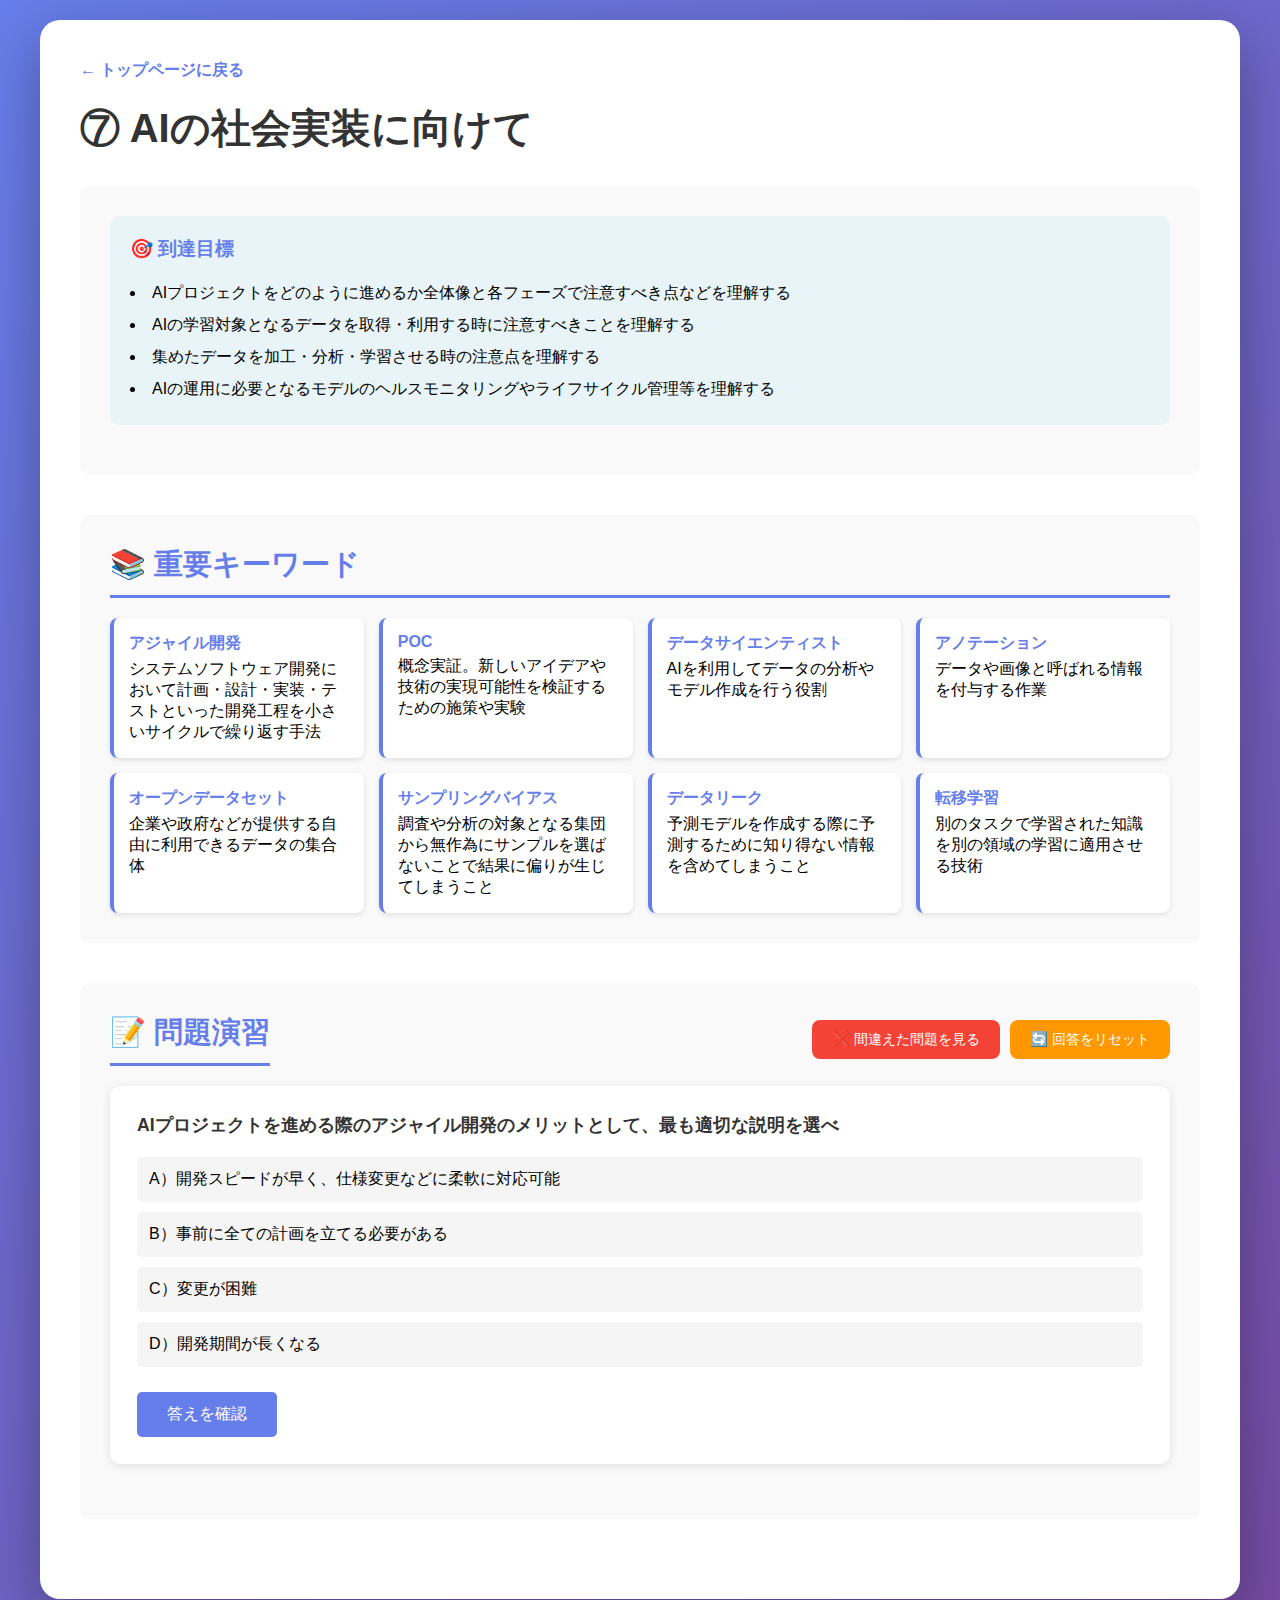
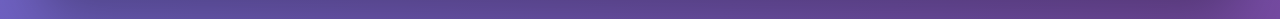
<file: category7.html>
<!DOCTYPE html>
<html lang="ja">
<head>
    <meta charset="UTF-8">
    <meta name="viewport" content="width=device-width, initial-scale=1.0">
    <title>⑦ AIの社会実装に向けて - G検定 学習アプリ</title>
    <link rel="stylesheet" href="styles.css">
</head>
<body>
    <div class="container">
        <a href="index.html" class="back-link">← トップページに戻る</a>
        <h1>⑦ AIの社会実装に向けて</h1>
        <div class="section">
            <div class="goals">
                <h3>🎯 到達目標</h3>
                <ul>
                    <li>AIプロジェクトをどのように進めるか全体像と各フェーズで注意すべき点などを理解する</li>
                    <li>AIの学習対象となるデータを取得・利用する時に注意すべきことを理解する</li>
                    <li>集めたデータを加工・分析・学習させる時の注意点を理解する</li>
                    <li>AIの運用に必要となるモデルのヘルスモニタリングやライフサイクル管理等を理解する</li>
                </ul>
            </div>
        </div>
        <div class="section">
            <h2>📚 重要キーワード</h2>
            <div class="keywords">
                <div class="keyword-item"><strong>アジャイル開発</strong>システムソフトウェア開発において計画・設計・実装・テストといった開発工程を小さいサイクルで繰り返す手法</div>
                <div class="keyword-item"><strong>POC</strong>概念実証。新しいアイデアや技術の実現可能性を検証するための施策や実験</div>
                <div class="keyword-item"><strong>データサイエンティスト</strong>AIを利用してデータの分析やモデル作成を行う役割</div>
                <div class="keyword-item"><strong>アノテーション</strong>データや画像と呼ばれる情報を付与する作業</div>
                <div class="keyword-item"><strong>オープンデータセット</strong>企業や政府などが提供する自由に利用できるデータの集合体</div>
                <div class="keyword-item"><strong>サンプリングバイアス</strong>調査や分析の対象となる集団から無作為にサンプルを選ばないことで結果に偏りが生じてしまうこと</div>
                <div class="keyword-item"><strong>データリーク</strong>予測モデルを作成する際に予測するために知り得ない情報を含めてしまうこと</div>
                <div class="keyword-item"><strong>転移学習</strong>別のタスクで学習された知識を別の領域の学習に適用させる技術</div>
            </div>
        </div>
        <div class="section quiz-section">
            <div style="display: flex; justify-content: space-between; align-items: center; margin-bottom: 20px; flex-wrap: wrap; gap: 10px;">
                <h2 style="margin: 0;">📝 問題演習</h2>
                <div style="display: flex; gap: 10px;">
                    <a href="history.html" class="wrong-questions-link" style="background: #f44336; color: white; padding: 10px 20px; border-radius: 8px; text-decoration: none; font-size: 0.9em;">❌ 間違えた問題を見る</a>
                    <button onclick="resetAnswers()" style="background: #ff9800; color: white; padding: 10px 20px; border-radius: 8px; border: none; cursor: pointer; font-size: 0.9em;">🔄 回答をリセット</button>
                </div>
            </div>
            <div class="question" id="question-0">
                <div class="question-text">AIプロジェクトを進める際のアジャイル開発のメリットとして、最も適切な説明を選べ</div>
                <ul class="options">
                    <li data-option="A">A）開発スピードが早く、仕様変更などに柔軟に対応可能</li>
                    <li data-option="B">B）事前に全ての計画を立てる必要がある</li>
                    <li data-option="C">C）変更が困難</li>
                    <li data-option="D">D）開発期間が長くなる</li>
                </ul>
                <button class="answer-btn" onclick="checkAnswer(this, 'A')">答えを確認</button>
                <div class="result correct"><strong>正解：A）</strong><br>アジャイル開発は開発スピードが早く、仕様変更などに柔軟に対応可能というメリットがあります。</div>
            </div>
        </div>
    </div>
    <script src="script.js"></script>
    <script>
        // 回答をリセットする関数
        function resetAnswers() {
            if (confirm('この分野の回答をリセットしますか？学習履歴からも削除されます。')) {
                const currentPage = window.location.pathname.split('/').pop().replace('.html', '');
                const history = StudyHistory.getHistory();
                if (history[currentPage]) {
                    delete history[currentPage];
                    StudyHistory.saveHistory(history);
                }
                location.reload();
            }
        }
    </script>
</body>
</html>
</file>
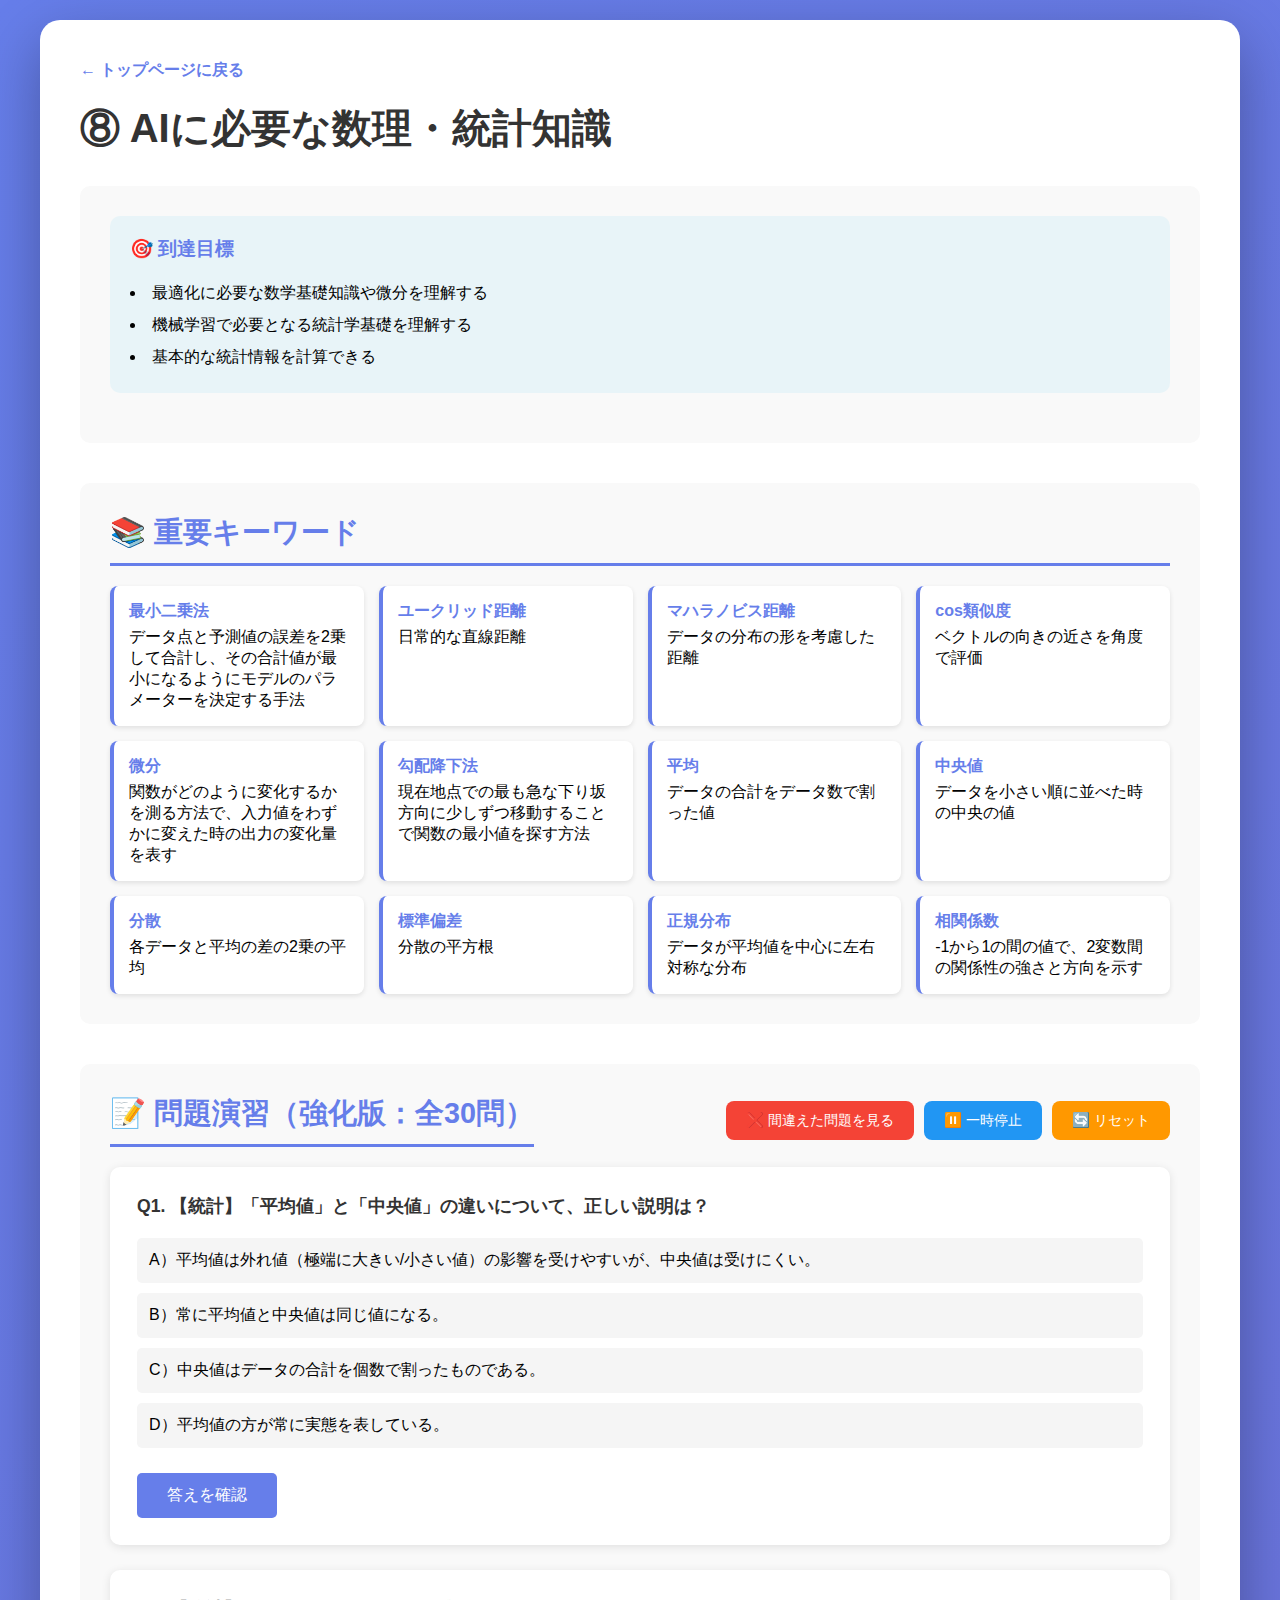
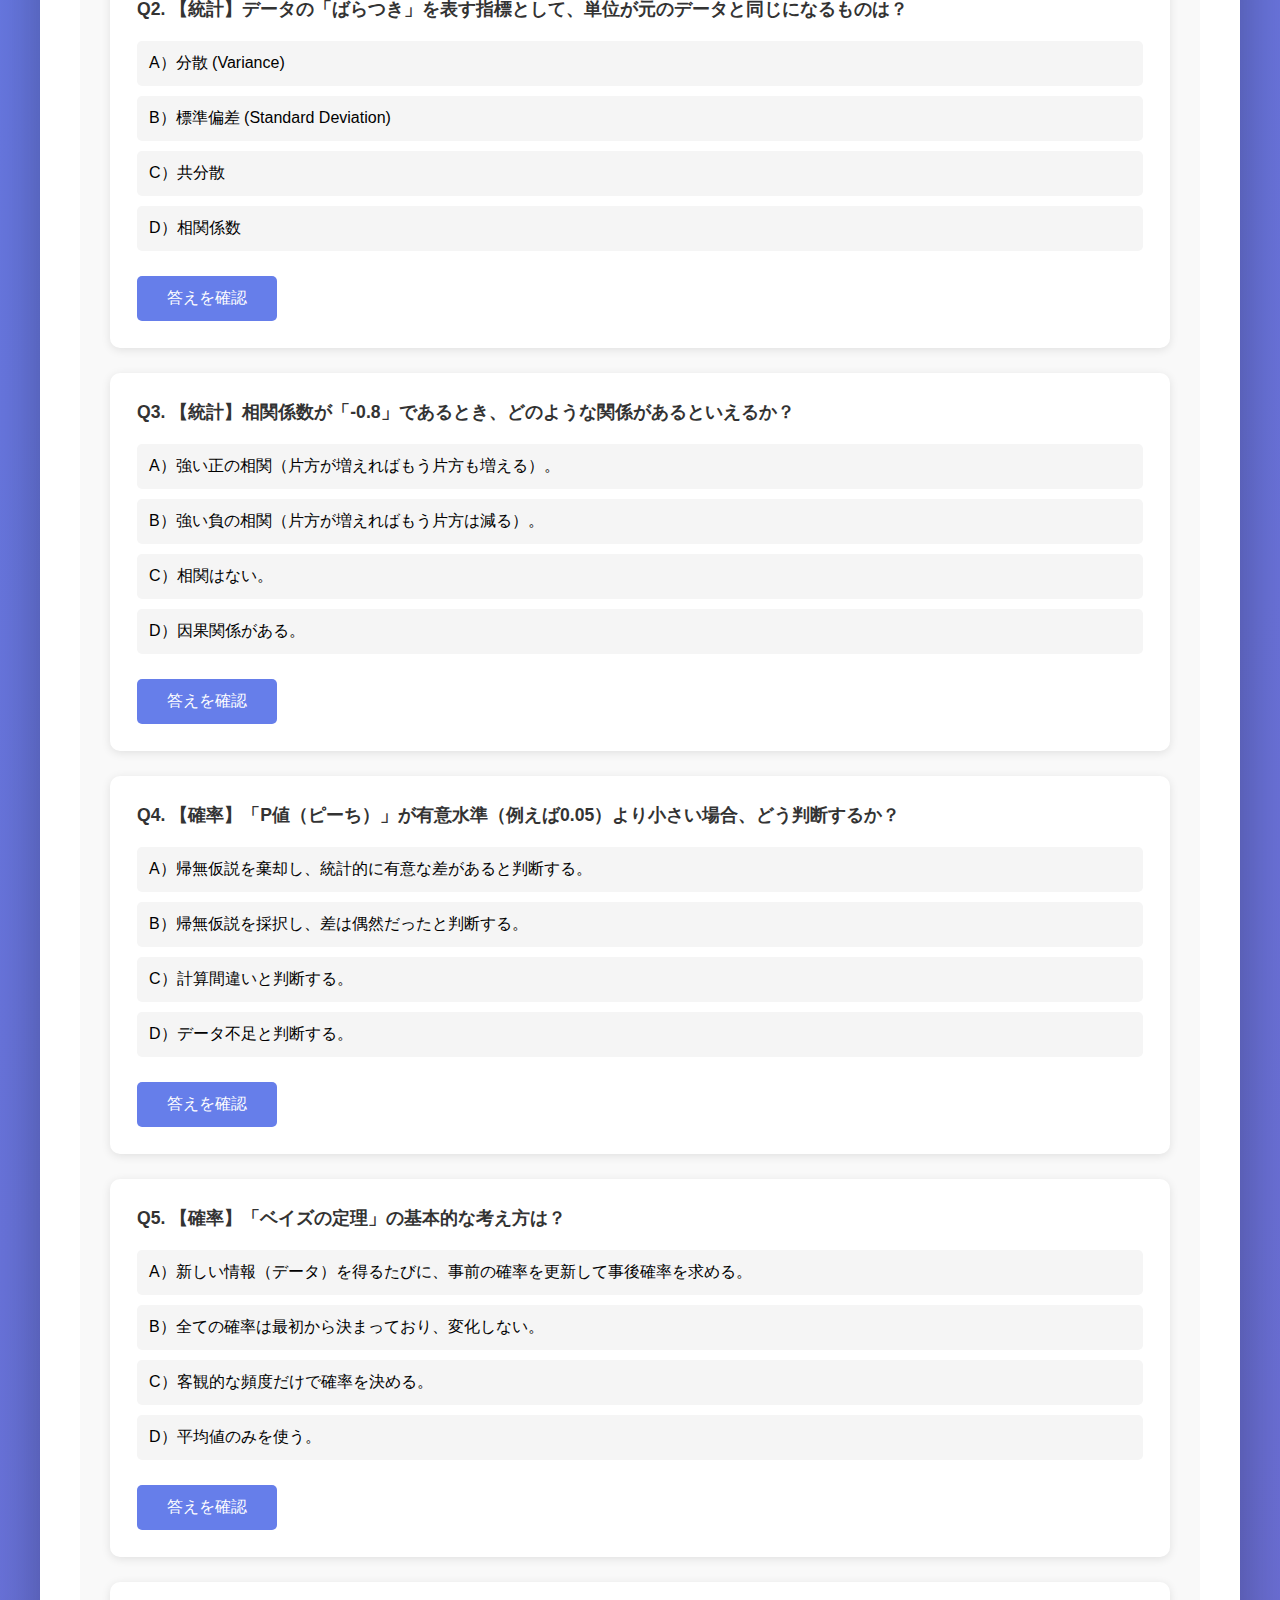
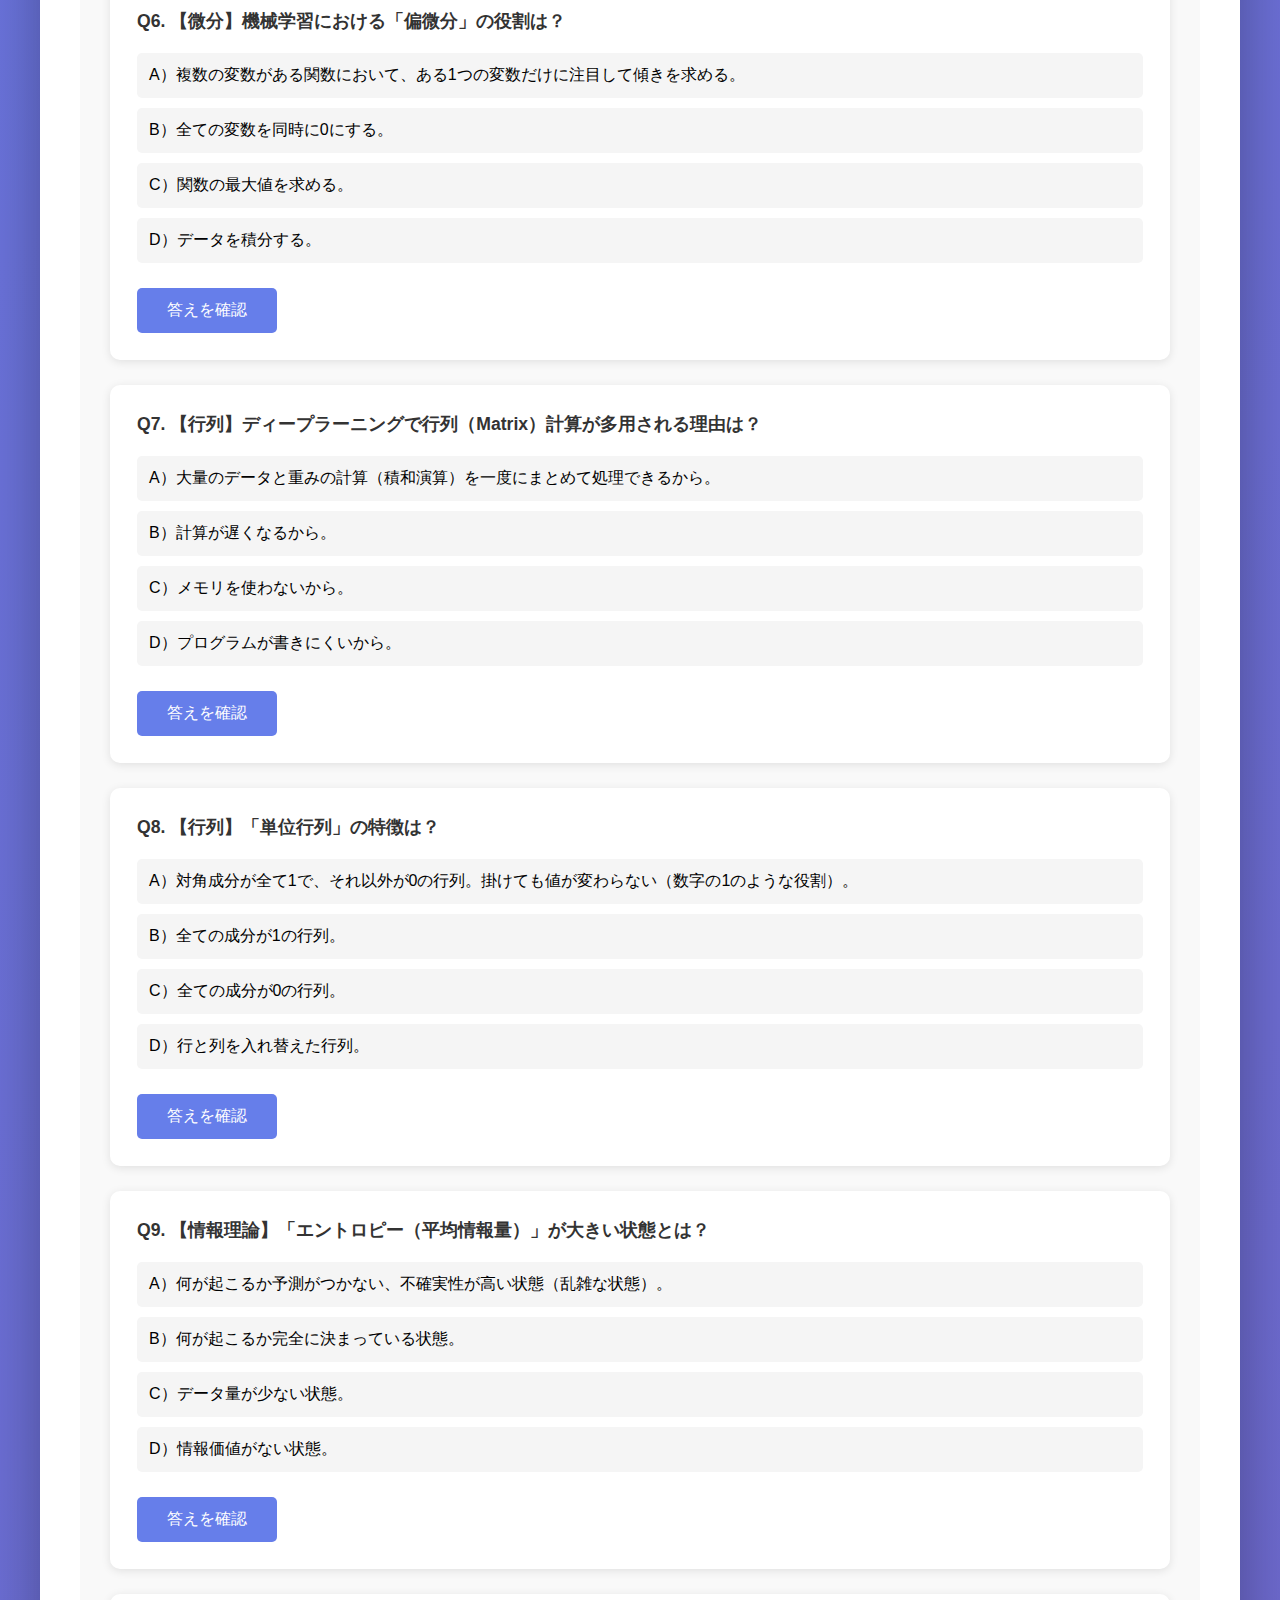
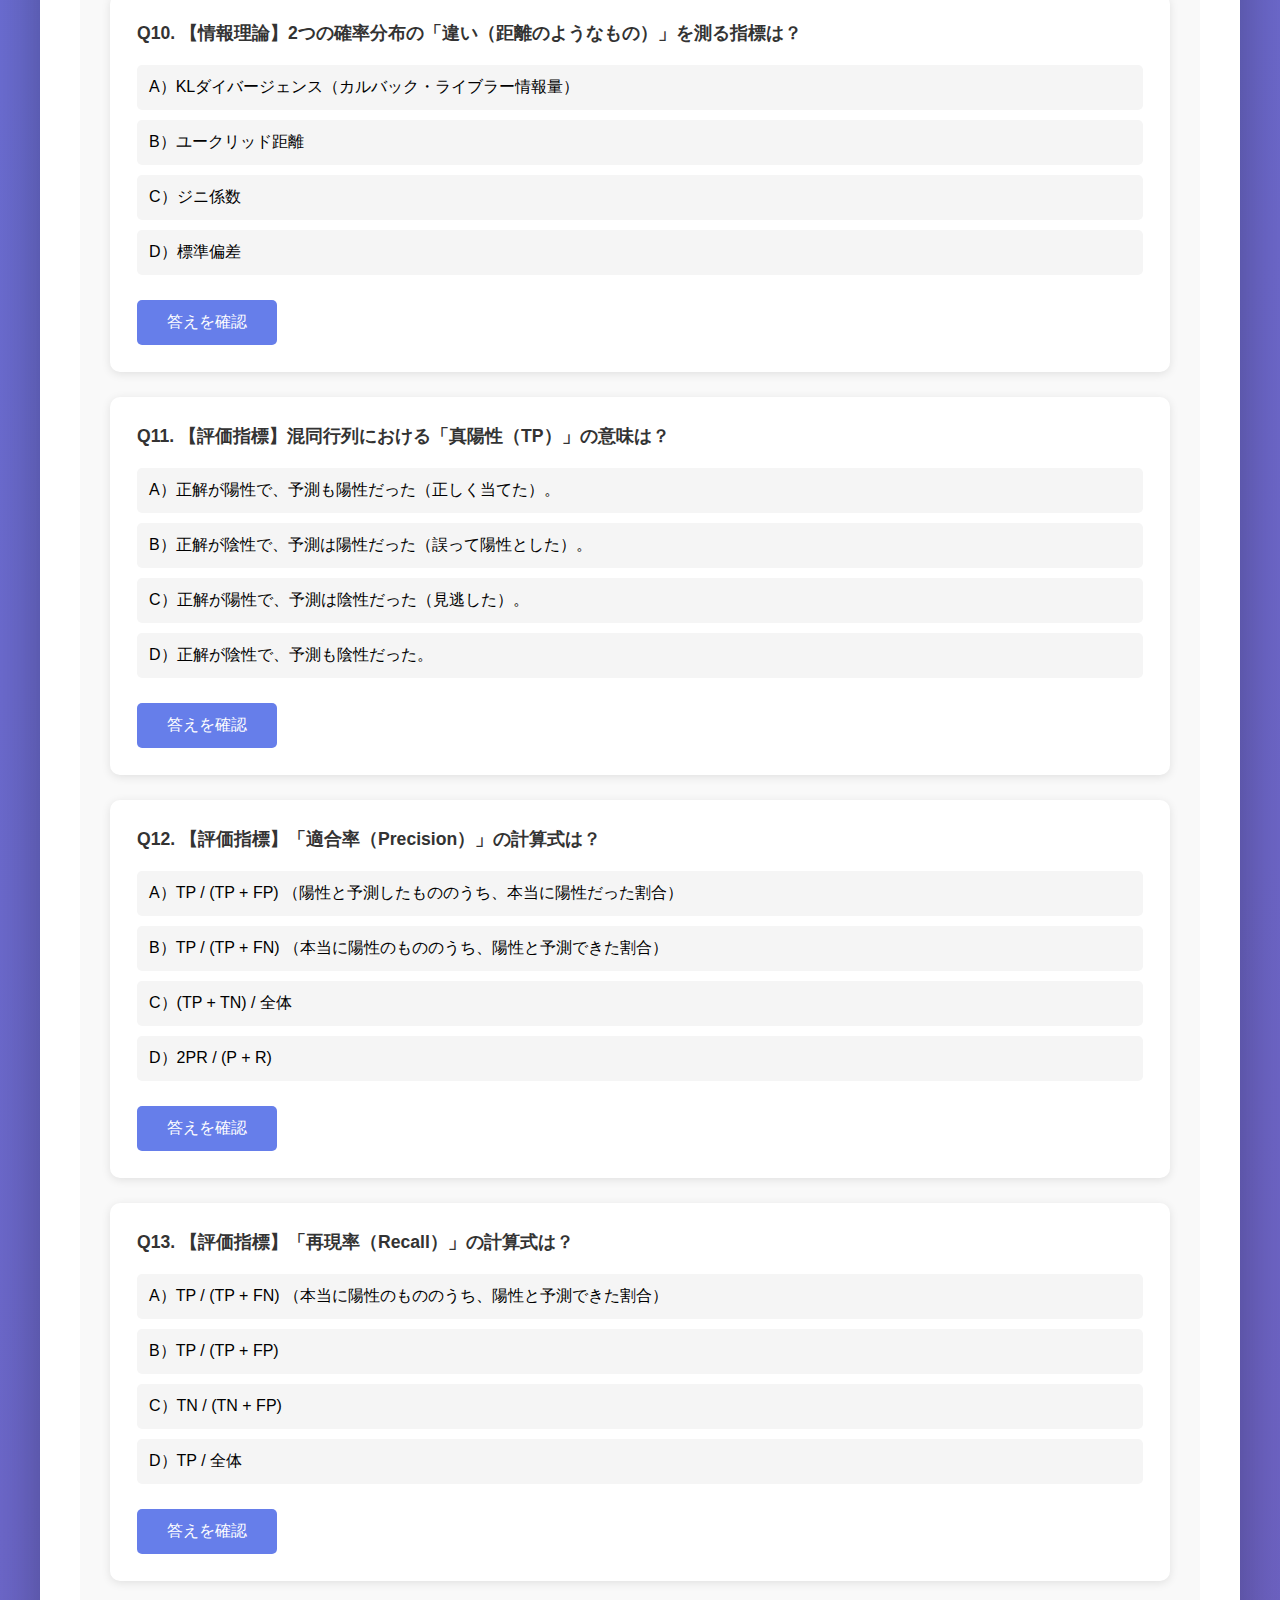
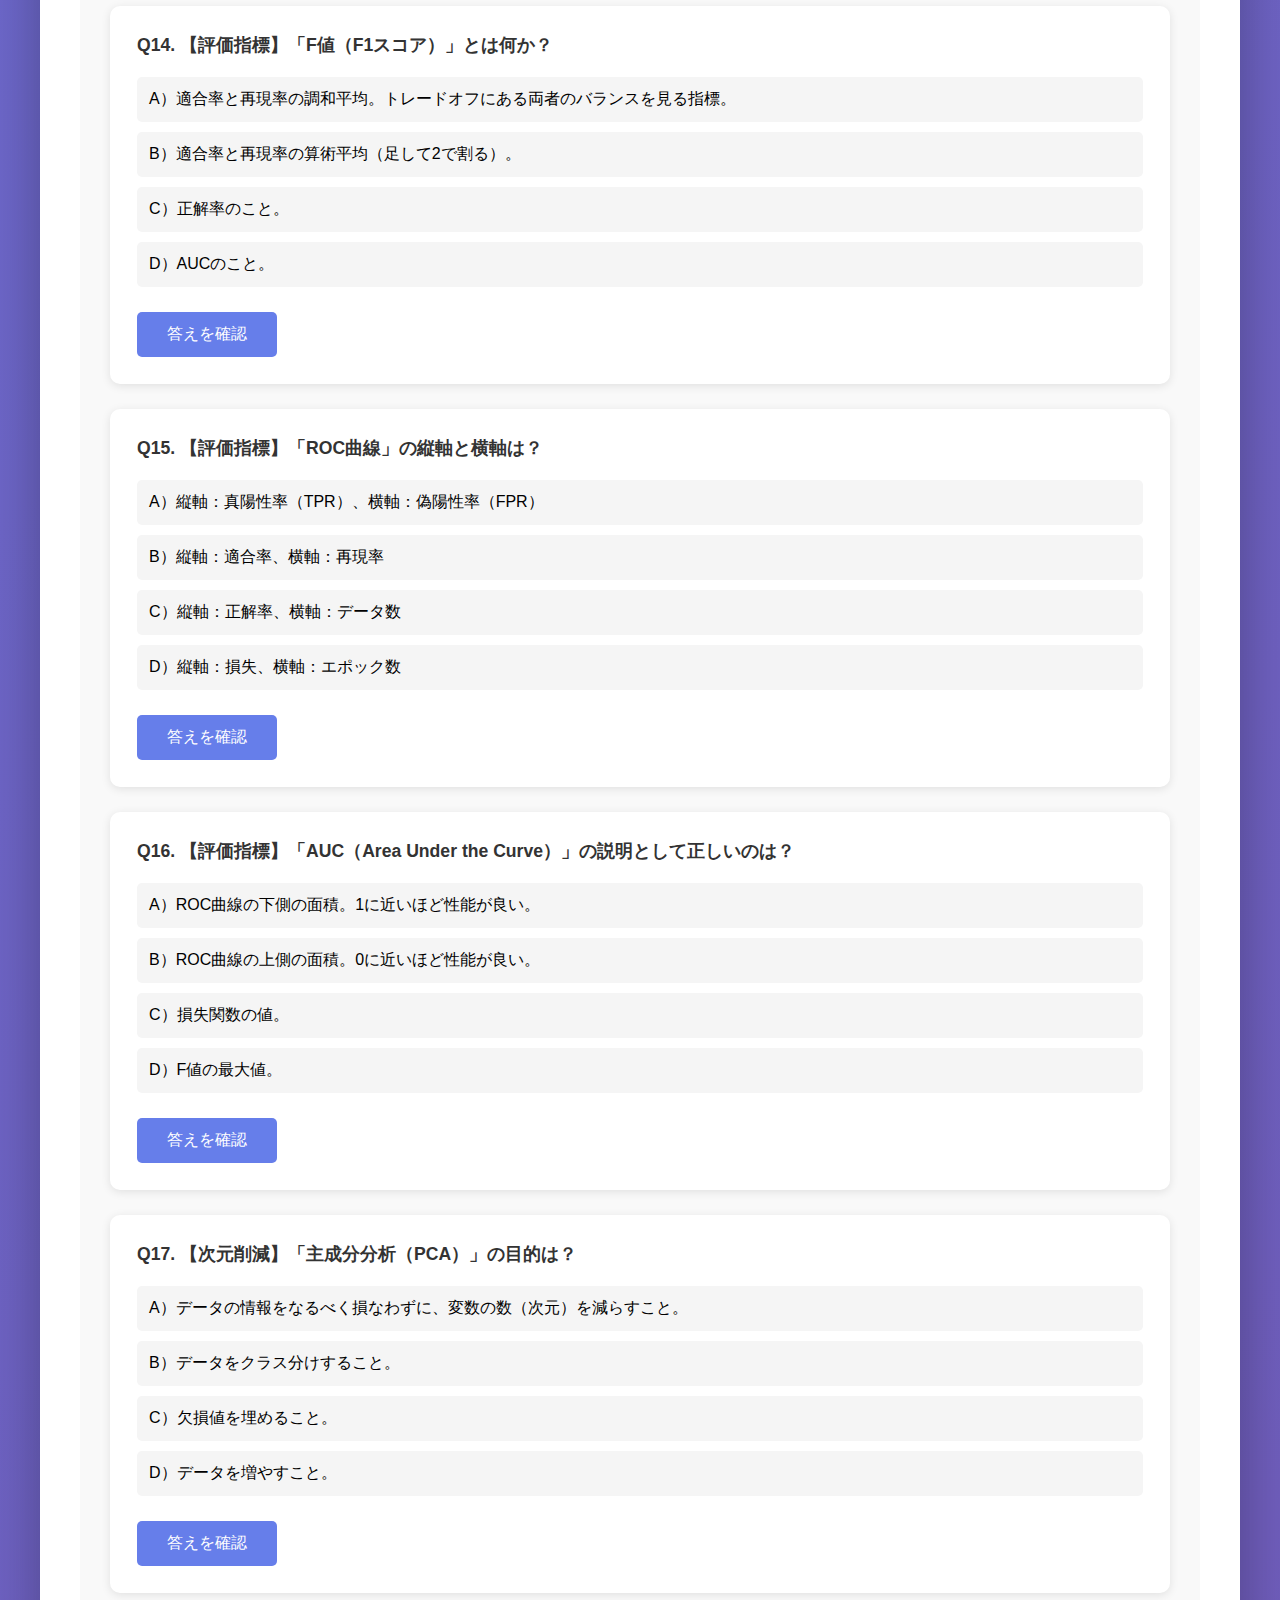
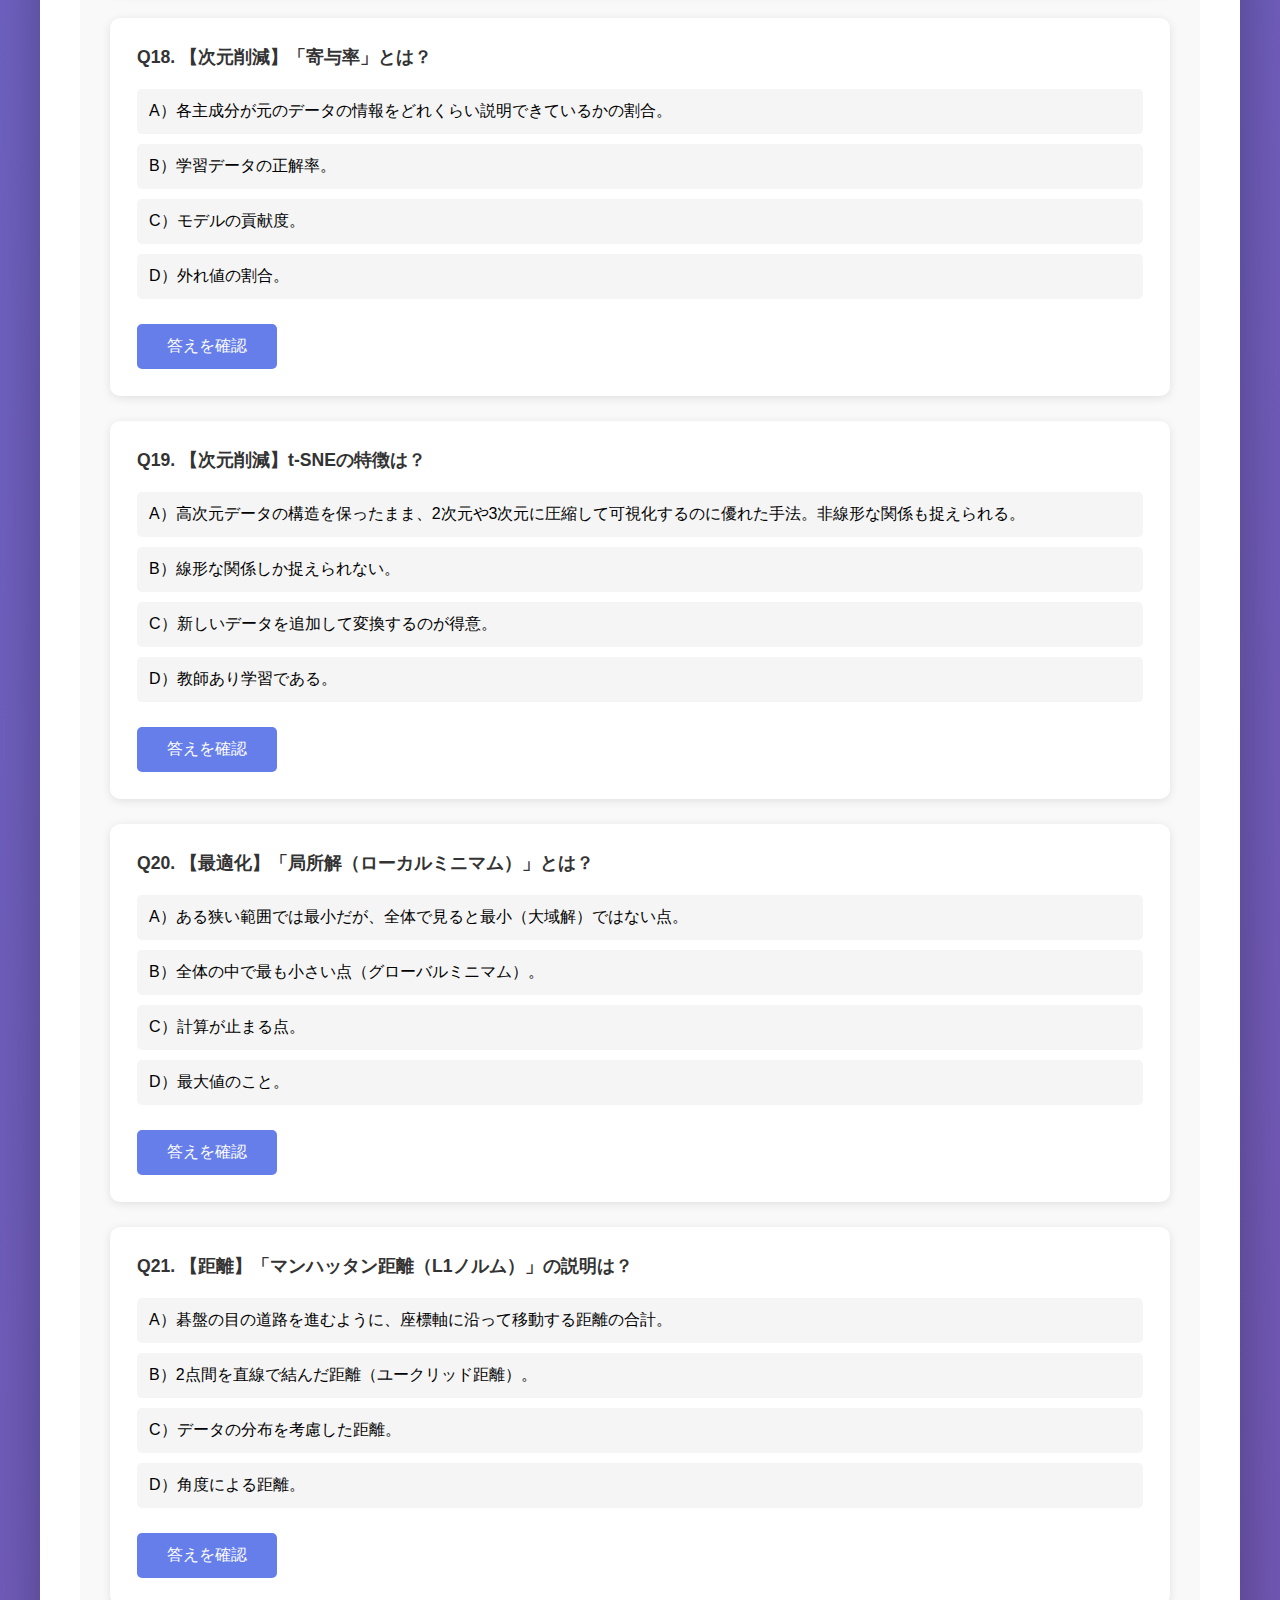
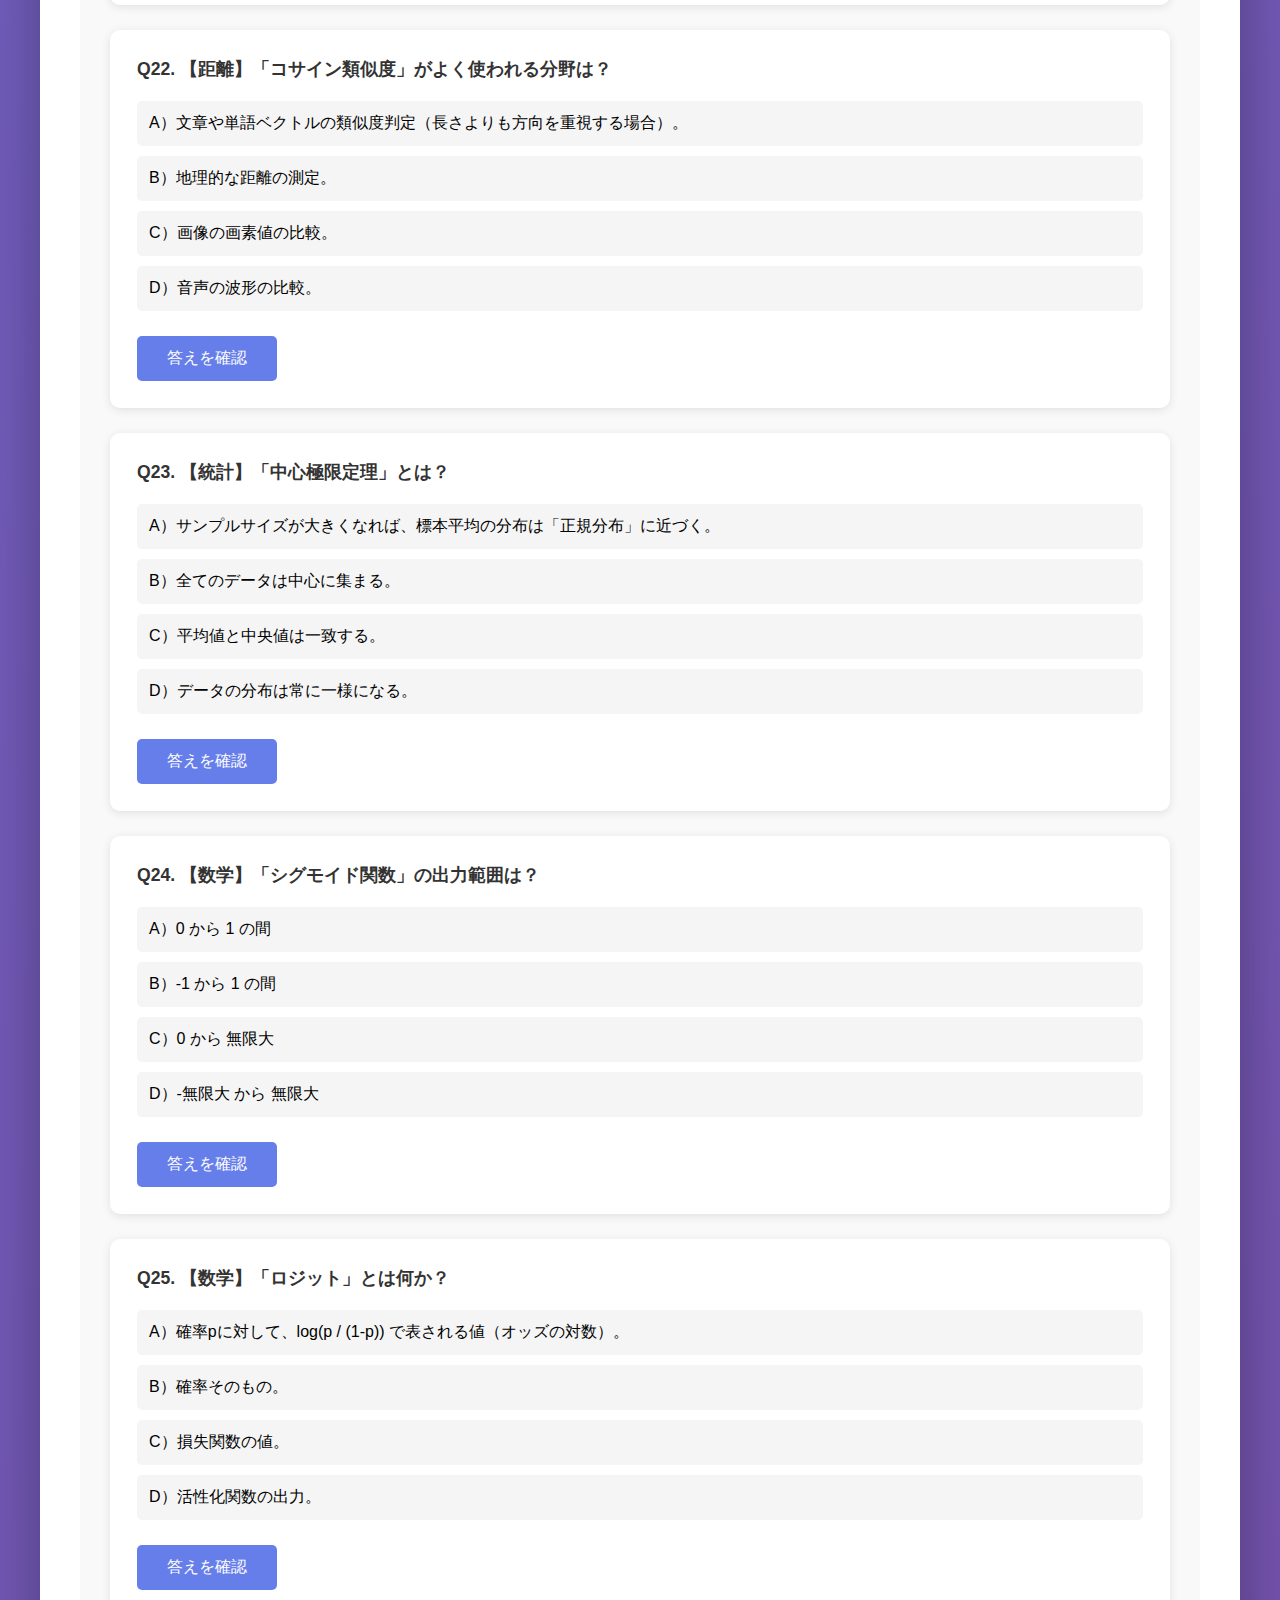
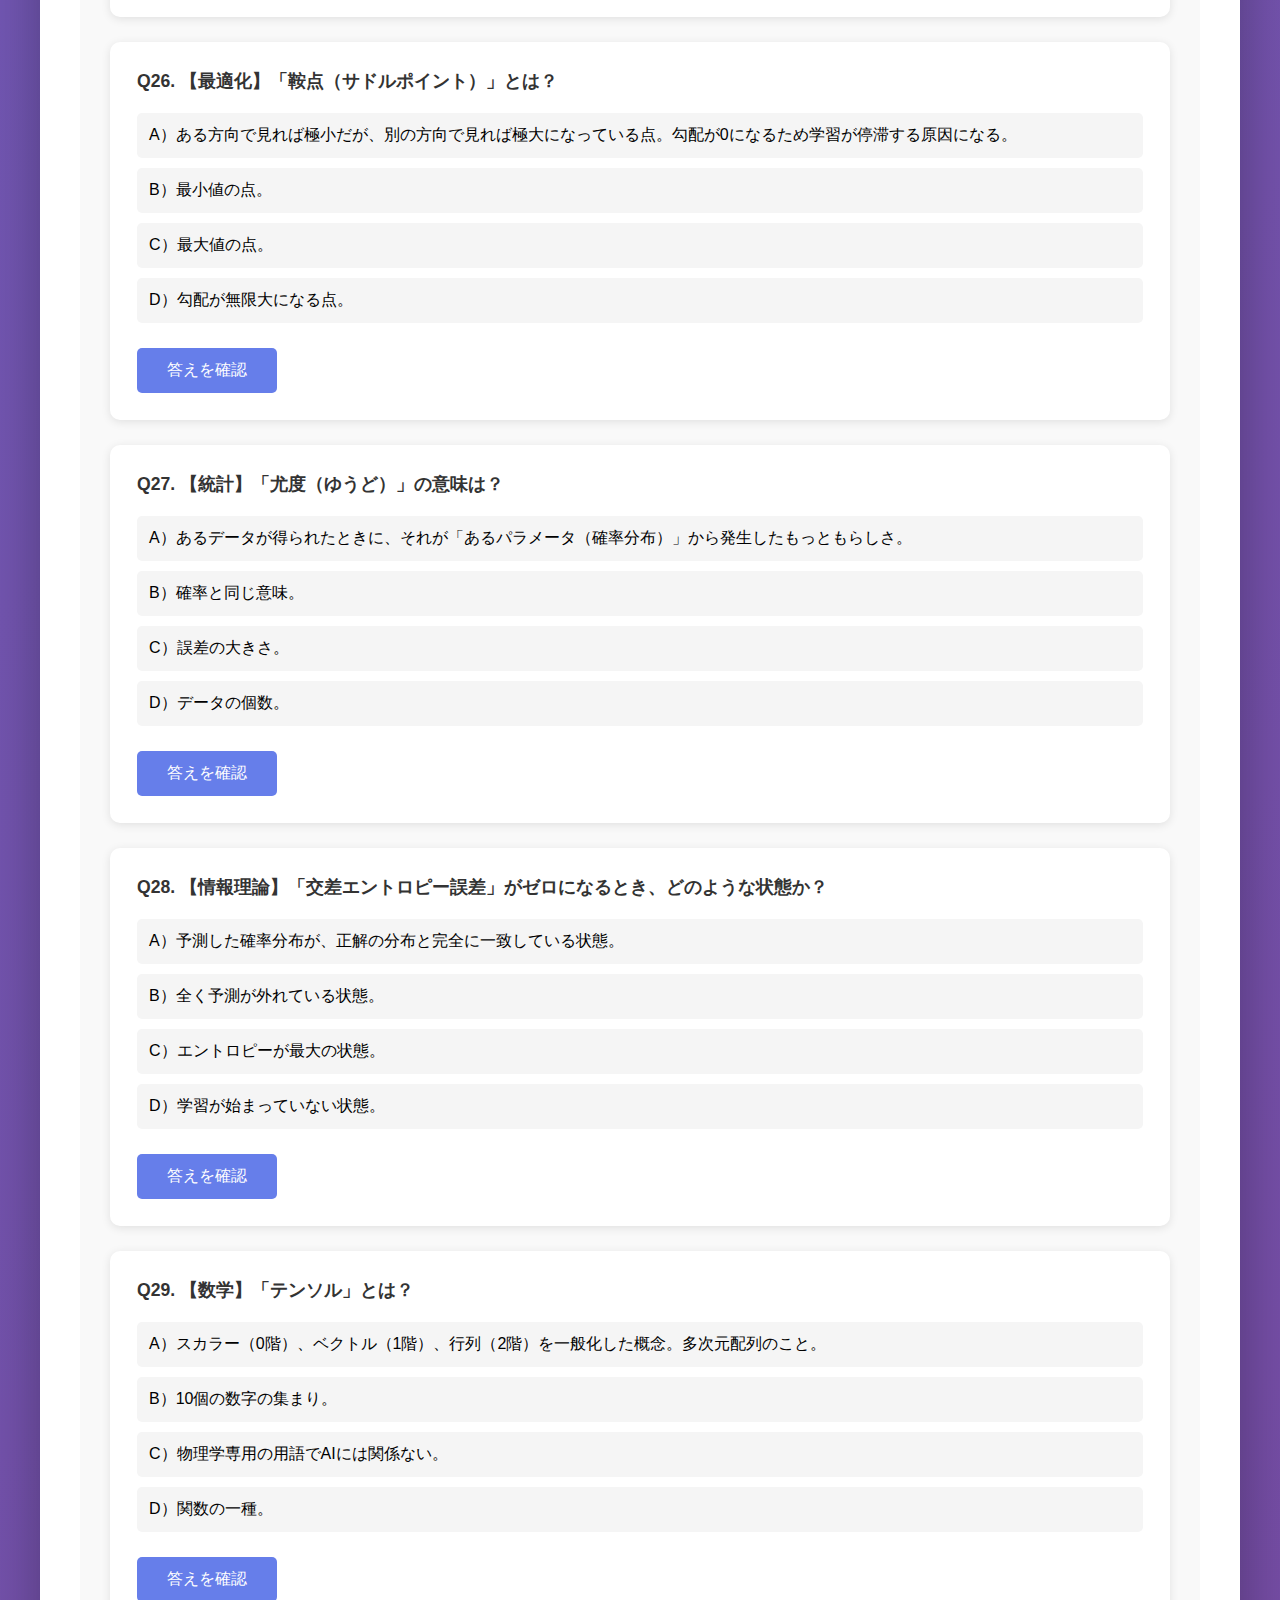
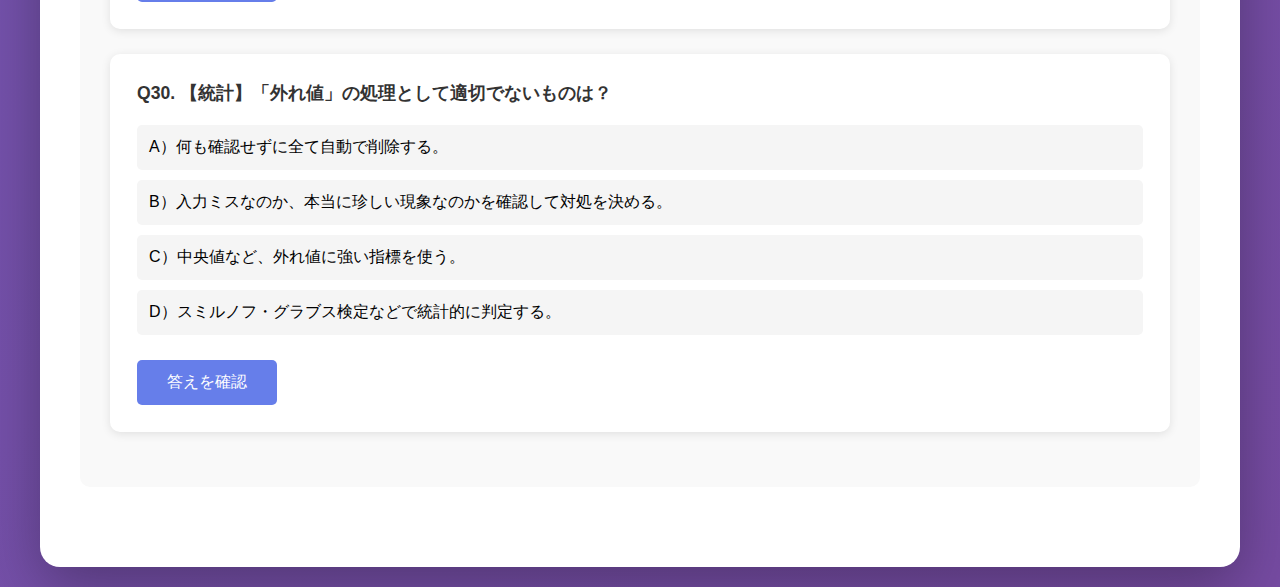
<file: category8.html>
<!DOCTYPE html>
<html lang="ja">
<head>
    <meta charset="UTF-8">
    <meta name="viewport" content="width=device-width, initial-scale=1.0">
    <title>⑧ AIに必要な数理・統計知識 - G検定 学習アプリ</title>
    <link rel="stylesheet" href="styles.css">
</head>
<body>
    <div class="container">
        <a href="index.html" class="back-link">← トップページに戻る</a>
        
        <h1>⑧ AIに必要な数理・統計知識</h1>
        
        <div class="section">
            <div class="goals">
                <h3>🎯 到達目標</h3>
                <ul>
                    <li>最適化に必要な数学基礎知識や微分を理解する</li>
                    <li>機械学習で必要となる統計学基礎を理解する</li>
                    <li>基本的な統計情報を計算できる</li>
                </ul>
            </div>
        </div>
        
        <div class="section">
            <h2>📚 重要キーワード</h2>
            <div class="keywords">
                <div class="keyword-item"><strong>最小二乗法</strong>データ点と予測値の誤差を2乗して合計し、その合計値が最小になるようにモデルのパラメーターを決定する手法</div>
                <div class="keyword-item"><strong>ユークリッド距離</strong>日常的な直線距離</div>
                <div class="keyword-item"><strong>マハラノビス距離</strong>データの分布の形を考慮した距離</div>
                <div class="keyword-item"><strong>cos類似度</strong>ベクトルの向きの近さを角度で評価</div>
                <div class="keyword-item"><strong>微分</strong>関数がどのように変化するかを測る方法で、入力値をわずかに変えた時の出力の変化量を表す</div>
                <div class="keyword-item"><strong>勾配降下法</strong>現在地点での最も急な下り坂方向に少しずつ移動することで関数の最小値を探す方法</div>
                <div class="keyword-item"><strong>平均</strong>データの合計をデータ数で割った値</div>
                <div class="keyword-item"><strong>中央値</strong>データを小さい順に並べた時の中央の値</div>
                <div class="keyword-item"><strong>分散</strong>各データと平均の差の2乗の平均</div>
                <div class="keyword-item"><strong>標準偏差</strong>分散の平方根</div>
                <div class="keyword-item"><strong>正規分布</strong>データが平均値を中心に左右対称な分布</div>
                <div class="keyword-item"><strong>相関係数</strong>-1から1の間の値で、2変数間の関係性の強さと方向を示す</div>
            </div>
        </div>
        
        <div class="section quiz-section">
            <div style="display: flex; justify-content: space-between; align-items: center; margin-bottom: 20px; flex-wrap: wrap; gap: 10px;">
                <h2 style="margin: 0;">📝 問題演習（強化版：全30問）</h2>
                <div style="display: flex; gap: 10px;">
                    <a href="history.html" class="wrong-questions-link" style="background: #f44336; color: white; padding: 10px 20px; border-radius: 8px; text-decoration: none; font-size: 0.9em;">❌ 間違えた問題を見る</a>
                    <button onclick="pauseLearning()" style="background: #2196F3; color: white; padding: 10px 20px; border-radius: 8px; border: none; cursor: pointer; font-size: 0.9em;">⏸️ 一時停止</button>
                    <button onclick="resetAnswers()" style="background: #ff9800; color: white; padding: 10px 20px; border-radius: 8px; border: none; cursor: pointer; font-size: 0.9em;">🔄 リセット</button>
                </div>
            </div>

            <div class="question" id="question-0">
                <div class="question-text">Q1. 【統計】「平均値」と「中央値」の違いについて、正しい説明は？</div>
                <ul class="options">
                    <li data-option="A">A）平均値は外れ値（極端に大きい/小さい値）の影響を受けやすいが、中央値は受けにくい。</li>
                    <li data-option="B">B）常に平均値と中央値は同じ値になる。</li>
                    <li data-option="C">C）中央値はデータの合計を個数で割ったものである。</li>
                    <li data-option="D">D）平均値の方が常に実態を表している。</li>
                </ul>
                <button class="answer-btn" onclick="checkAnswer(this, 'A')">答えを確認</button>
                <div class="result correct"><strong>正解：A）</strong><br>例えば年収データで数人の大富豪がいると平均値は跳ね上がりますが、中央値（真ん中の人の年収）はほとんど変わりません。</div>
            </div>

            <div class="question" id="question-1">
                <div class="question-text">Q2. 【統計】データの「ばらつき」を表す指標として、単位が元のデータと同じになるものは？</div>
                <ul class="options">
                    <li data-option="A">A）分散 (Variance)</li>
                    <li data-option="B">B）標準偏差 (Standard Deviation)</li>
                    <li data-option="C">C）共分散</li>
                    <li data-option="D">D）相関係数</li>
                </ul>
                <button class="answer-btn" onclick="checkAnswer(this, 'B')">答えを確認</button>
                <div class="result correct"><strong>正解：B）</strong><br>分散は2乗しているため単位が変わってしまいます（例：cm²）。標準偏差はルートをとって元の単位（例：cm）に戻したものです。</div>
            </div>

            <div class="question" id="question-2">
                <div class="question-text">Q3. 【統計】相関係数が「-0.8」であるとき、どのような関係があるといえるか？</div>
                <ul class="options">
                    <li data-option="A">A）強い正の相関（片方が増えればもう片方も増える）。</li>
                    <li data-option="B">B）強い負の相関（片方が増えればもう片方は減る）。</li>
                    <li data-option="C">C）相関はない。</li>
                    <li data-option="D">D）因果関係がある。</li>
                </ul>
                <button class="answer-btn" onclick="checkAnswer(this, 'B')">答えを確認</button>
                <div class="result correct"><strong>正解：B）</strong><br>絶対値が1に近いほど相関が強く、マイナスなので「負の相関（右肩下がり）」です。なお、相関があっても因果関係があるとは限りません。</div>
            </div>

            <div class="question" id="question-3">
                <div class="question-text">Q4. 【確率】「P値（ピーち）」が有意水準（例えば0.05）より小さい場合、どう判断するか？</div>
                <ul class="options">
                    <li data-option="A">A）帰無仮説を棄却し、統計的に有意な差があると判断する。</li>
                    <li data-option="B">B）帰無仮説を採択し、差は偶然だったと判断する。</li>
                    <li data-option="C">C）計算間違いと判断する。</li>
                    <li data-option="D">D）データ不足と判断する。</li>
                </ul>
                <button class="answer-btn" onclick="checkAnswer(this, 'A')">答えを確認</button>
                <div class="result correct"><strong>正解：A）</strong><br>「偶然こうなる確率は5%未満と極めて低い」＝「偶然ではない（何か意味がある）」と考えます。</div>
            </div>

            <div class="question" id="question-4">
                <div class="question-text">Q5. 【確率】「ベイズの定理」の基本的な考え方は？</div>
                <ul class="options">
                    <li data-option="A">A）新しい情報（データ）を得るたびに、事前の確率を更新して事後確率を求める。</li>
                    <li data-option="B">B）全ての確率は最初から決まっており、変化しない。</li>
                    <li data-option="C">C）客観的な頻度だけで確率を決める。</li>
                    <li data-option="D">D）平均値のみを使う。</li>
                </ul>
                <button class="answer-btn" onclick="checkAnswer(this, 'A')">答えを確認</button>
                <div class="result correct"><strong>正解：A）</strong><br>迷惑メールフィルタなどで使われます。「怪しい単語が含まれている」という情報を得るたびに、「これは迷惑メールだ」という確率（確信度）を高めていきます。</div>
            </div>

            <div class="question" id="question-5">
                <div class="question-text">Q6. 【微分】機械学習における「偏微分」の役割は？</div>
                <ul class="options">
                    <li data-option="A">A）複数の変数がある関数において、ある1つの変数だけに注目して傾きを求める。</li>
                    <li data-option="B">B）全ての変数を同時に0にする。</li>
                    <li data-option="C">C）関数の最大値を求める。</li>
                    <li data-option="D">D）データを積分する。</li>
                </ul>
                <button class="answer-btn" onclick="checkAnswer(this, 'A')">答えを確認</button>
                <div class="result correct"><strong>正解：A）</strong><br>ニューラルネットワークは変数が多数（重みが多数）あるため、それぞれの重みが誤差にどう影響しているかを知るために偏微分を使います。</div>
            </div>

            <div class="question" id="question-6">
                <div class="question-text">Q7. 【行列】ディープラーニングで行列（Matrix）計算が多用される理由は？</div>
                <ul class="options">
                    <li data-option="A">A）大量のデータと重みの計算（積和演算）を一度にまとめて処理できるから。</li>
                    <li data-option="B">B）計算が遅くなるから。</li>
                    <li data-option="C">C）メモリを使わないから。</li>
                    <li data-option="D">D）プログラムが書きにくいから。</li>
                </ul>
                <button class="answer-btn" onclick="checkAnswer(this, 'A')">答えを確認</button>
                <div class="result correct"><strong>正解：A）</strong><br>ニューラルネットワークの「入力×重み＋バイアス」という計算は、行列を使うと非常にシンプルかつ高速に記述できます。GPUはこの計算が得意です。</div>
            </div>

            <div class="question" id="question-7">
                <div class="question-text">Q8. 【行列】「単位行列」の特徴は？</div>
                <ul class="options">
                    <li data-option="A">A）対角成分が全て1で、それ以外が0の行列。掛けても値が変わらない（数字の1のような役割）。</li>
                    <li data-option="B">B）全ての成分が1の行列。</li>
                    <li data-option="C">C）全ての成分が0の行列。</li>
                    <li data-option="D">D）行と列を入れ替えた行列。</li>
                </ul>
                <button class="answer-btn" onclick="checkAnswer(this, 'A')">答えを確認</button>
                <div class="result correct"><strong>正解：A）</strong><br>正方行列において、掛けても相手を変えない行列です。逆行列の定義（Aと掛けると単位行列になる）などで重要です。</div>
            </div>

            <div class="question" id="question-8">
                <div class="question-text">Q9. 【情報理論】「エントロピー（平均情報量）」が大きい状態とは？</div>
                <ul class="options">
                    <li data-option="A">A）何が起こるか予測がつかない、不確実性が高い状態（乱雑な状態）。</li>
                    <li data-option="B">B）何が起こるか完全に決まっている状態。</li>
                    <li data-option="C">C）データ量が少ない状態。</li>
                    <li data-option="D">D）情報価値がない状態。</li>
                </ul>
                <button class="answer-btn" onclick="checkAnswer(this, 'A')">答えを確認</button>
                <div class="result correct"><strong>正解：A）</strong><br>例えばコイン投げ（表裏が1/2ずつ）は結果が分からずエントロピーが高いですが、両面表のコインなら結果は確実でエントロピーは0です。</div>
            </div>

            <div class="question" id="question-9">
                <div class="question-text">Q10. 【情報理論】2つの確率分布の「違い（距離のようなもの）」を測る指標は？</div>
                <ul class="options">
                    <li data-option="A">A）KLダイバージェンス（カルバック・ライブラー情報量）</li>
                    <li data-option="B">B）ユークリッド距離</li>
                    <li data-option="C">C）ジニ係数</li>
                    <li data-option="D">D）標準偏差</li>
                </ul>
                <button class="answer-btn" onclick="checkAnswer(this, 'A')">答えを確認</button>
                <div class="result correct"><strong>正解：A）</strong><br>GANやVAEなどの生成モデルで、「本物のデータの分布」と「生成したデータの分布」を近づける際などの誤差関数として登場します。</div>
            </div>

            <div class="question" id="question-10">
                <div class="question-text">Q11. 【評価指標】混同行列における「真陽性（TP）」の意味は？</div>
                <ul class="options">
                    <li data-option="A">A）正解が陽性で、予測も陽性だった（正しく当てた）。</li>
                    <li data-option="B">B）正解が陰性で、予測は陽性だった（誤って陽性とした）。</li>
                    <li data-option="C">C）正解が陽性で、予測は陰性だった（見逃した）。</li>
                    <li data-option="D">D）正解が陰性で、予測も陰性だった。</li>
                </ul>
                <button class="answer-btn" onclick="checkAnswer(this, 'A')">答えを確認</button>
                <div class="result correct"><strong>正解：A）</strong><br>True（正解）Positive（予測が陽性）という意味です。Bは偽陽性（FP）、Cは偽陰性（FN）、Dは真陰性（TN）です。</div>
            </div>

            <div class="question" id="question-11">
                <div class="question-text">Q12. 【評価指標】「適合率（Precision）」の計算式は？</div>
                <ul class="options">
                    <li data-option="A">A）TP / (TP + FP) （陽性と予測したもののうち、本当に陽性だった割合）</li>
                    <li data-option="B">B）TP / (TP + FN) （本当に陽性のもののうち、陽性と予測できた割合）</li>
                    <li data-option="C">C）(TP + TN) / 全体</li>
                    <li data-option="D">D）2PR / (P + R)</li>
                </ul>
                <button class="answer-btn" onclick="checkAnswer(this, 'A')">答えを確認</button>
                <div class="result correct"><strong>正解：A）</strong><br>「予測の正確さ」です。スパムメール判定など、誤検知（冤罪）を減らしたいときに重視します。Bは再現率（Recall）です。</div>
            </div>

            <div class="question" id="question-12">
                <div class="question-text">Q13. 【評価指標】「再現率（Recall）」の計算式は？</div>
                <ul class="options">
                    <li data-option="A">A）TP / (TP + FN) （本当に陽性のもののうち、陽性と予測できた割合）</li>
                    <li data-option="B">B）TP / (TP + FP)</li>
                    <li data-option="C">C）TN / (TN + FP)</li>
                    <li data-option="D">D）TP / 全体</li>
                </ul>
                <button class="answer-btn" onclick="checkAnswer(this, 'A')">答えを確認</button>
                <div class="result correct"><strong>正解：A）</strong><br>「取りこぼしのなさ」です。がん検診など、見逃しが許されない場合に重視します。感度（Sensitivity）とも呼ばれます。</div>
            </div>

            <div class="question" id="question-13">
                <div class="question-text">Q14. 【評価指標】「F値（F1スコア）」とは何か？</div>
                <ul class="options">
                    <li data-option="A">A）適合率と再現率の調和平均。トレードオフにある両者のバランスを見る指標。</li>
                    <li data-option="B">B）適合率と再現率の算術平均（足して2で割る）。</li>
                    <li data-option="C">C）正解率のこと。</li>
                    <li data-option="D">D）AUCのこと。</li>
                </ul>
                <button class="answer-btn" onclick="checkAnswer(this, 'A')">答えを確認</button>
                <div class="result correct"><strong>正解：A）</strong><br>極端に低い値に引っ張られる「調和平均」を使うことで、適合率と再現率のどちらかが低ければF値も低くなるようになっています。</div>
            </div>

            <div class="question" id="question-14">
                <div class="question-text">Q15. 【評価指標】「ROC曲線」の縦軸と横軸は？</div>
                <ul class="options">
                    <li data-option="A">A）縦軸：真陽性率（TPR）、横軸：偽陽性率（FPR）</li>
                    <li data-option="B">B）縦軸：適合率、横軸：再現率</li>
                    <li data-option="C">C）縦軸：正解率、横軸：データ数</li>
                    <li data-option="D">D）縦軸：損失、横軸：エポック数</li>
                </ul>
                <button class="answer-btn" onclick="checkAnswer(this, 'A')">答えを確認</button>
                <div class="result correct"><strong>正解：A）</strong><br>閾値を変化させたときのモデルの性能変化をプロットしたものです。左上に膨らんでいるほど良いモデルです。BはPR曲線です。</div>
            </div>

            <div class="question" id="question-15">
                <div class="question-text">Q16. 【評価指標】「AUC（Area Under the Curve）」の説明として正しいのは？</div>
                <ul class="options">
                    <li data-option="A">A）ROC曲線の下側の面積。1に近いほど性能が良い。</li>
                    <li data-option="B">B）ROC曲線の上側の面積。0に近いほど性能が良い。</li>
                    <li data-option="C">C）損失関数の値。</li>
                    <li data-option="D">D）F値の最大値。</li>
                </ul>
                <button class="answer-btn" onclick="checkAnswer(this, 'A')">答えを確認</button>
                <div class="result correct"><strong>正解：A）</strong><br>ランダムな予測だと0.5になり、完璧な予測だと1.0になります。不均衡データなどの評価によく使われます。</div>
            </div>

            <div class="question" id="question-16">
                <div class="question-text">Q17. 【次元削減】「主成分分析（PCA）」の目的は？</div>
                <ul class="options">
                    <li data-option="A">A）データの情報をなるべく損なわずに、変数の数（次元）を減らすこと。</li>
                    <li data-option="B">B）データをクラス分けすること。</li>
                    <li data-option="C">C）欠損値を埋めること。</li>
                    <li data-option="D">D）データを増やすこと。</li>
                </ul>
                <button class="answer-btn" onclick="checkAnswer(this, 'A')">答えを確認</button>
                <div class="result correct"><strong>正解：A）</strong><br>分散が最大になる方向（第1主成分）を見つけ、そこにデータを射影することで、情報のロスを最小限に抑えて要約します。</div>
            </div>

            <div class="question" id="question-17">
                <div class="question-text">Q18. 【次元削減】「寄与率」とは？</div>
                <ul class="options">
                    <li data-option="A">A）各主成分が元のデータの情報をどれくらい説明できているかの割合。</li>
                    <li data-option="B">B）学習データの正解率。</li>
                    <li data-option="C">C）モデルの貢献度。</li>
                    <li data-option="D">D）外れ値の割合。</li>
                </ul>
                <button class="answer-btn" onclick="checkAnswer(this, 'A')">答えを確認</button>
                <div class="result correct"><strong>正解：A）</strong><br>第1主成分、第2主成分...と足していった「累積寄与率」を見て、どのくらいの次元数まで採用するかを決めます（例：80%を超えるまで）。</div>
            </div>

            <div class="question" id="question-18">
                <div class="question-text">Q19. 【次元削減】t-SNEの特徴は？</div>
                <ul class="options">
                    <li data-option="A">A）高次元データの構造を保ったまま、2次元や3次元に圧縮して可視化するのに優れた手法。非線形な関係も捉えられる。</li>
                    <li data-option="B">B）線形な関係しか捉えられない。</li>
                    <li data-option="C">C）新しいデータを追加して変換するのが得意。</li>
                    <li data-option="D">D）教師あり学習である。</li>
                </ul>
                <button class="answer-btn" onclick="checkAnswer(this, 'A')">答えを確認</button>
                <div class="result correct"><strong>正解：A）</strong><br>PCAでは潰れてしまうような複雑な分布でも、t-SNEなら綺麗に分離して可視化できることが多いです。ただし計算は重めです。</div>
            </div>

            <div class="question" id="question-19">
                <div class="question-text">Q20. 【最適化】「局所解（ローカルミニマム）」とは？</div>
                <ul class="options">
                    <li data-option="A">A）ある狭い範囲では最小だが、全体で見ると最小（大域解）ではない点。</li>
                    <li data-option="B">B）全体の中で最も小さい点（グローバルミニマム）。</li>
                    <li data-option="C">C）計算が止まる点。</li>
                    <li data-option="D">D）最大値のこと。</li>
                </ul>
                <button class="answer-btn" onclick="checkAnswer(this, 'A')">答えを確認</button>
                <div class="result correct"><strong>正解：A）</strong><br>山の「小さなくぼみ」にハマってしまい、そこが一番低いと勘違いして学習が止まってしまう問題です。</div>
            </div>

            <div class="question" id="question-20">
                <div class="question-text">Q21. 【距離】「マンハッタン距離（L1ノルム）」の説明は？</div>
                <ul class="options">
                    <li data-option="A">A）碁盤の目の道路を進むように、座標軸に沿って移動する距離の合計。</li>
                    <li data-option="B">B）2点間を直線で結んだ距離（ユークリッド距離）。</li>
                    <li data-option="C">C）データの分布を考慮した距離。</li>
                    <li data-option="D">D）角度による距離。</li>
                </ul>
                <button class="answer-btn" onclick="checkAnswer(this, 'A')">答えを確認</button>
                <div class="result correct"><strong>正解：A）</strong><br>L1正則化（ラッソ）とも関連が深いです。BはL2ノルムです。</div>
            </div>

            <div class="question" id="question-21">
                <div class="question-text">Q22. 【距離】「コサイン類似度」がよく使われる分野は？</div>
                <ul class="options">
                    <li data-option="A">A）文章や単語ベクトルの類似度判定（長さよりも方向を重視する場合）。</li>
                    <li data-option="B">B）地理的な距離の測定。</li>
                    <li data-option="C">C）画像の画素値の比較。</li>
                    <li data-option="D">D）音声の波形の比較。</li>
                </ul>
                <button class="answer-btn" onclick="checkAnswer(this, 'A')">答えを確認</button>
                <div class="result correct"><strong>正解：A）</strong><br>文章の長さが違っても、使われている単語の傾向（ベクトルの向き）が似ていれば類似していると判断できるため、NLPで多用されます。</div>
            </div>

            <div class="question" id="question-22">
                <div class="question-text">Q23. 【統計】「中心極限定理」とは？</div>
                <ul class="options">
                    <li data-option="A">A）サンプルサイズが大きくなれば、標本平均の分布は「正規分布」に近づく。</li>
                    <li data-option="B">B）全てのデータは中心に集まる。</li>
                    <li data-option="C">C）平均値と中央値は一致する。</li>
                    <li data-option="D">D）データの分布は常に一様になる。</li>
                </ul>
                <button class="answer-btn" onclick="checkAnswer(this, 'A')">答えを確認</button>
                <div class="result correct"><strong>正解：A）</strong><br>元のデータがどんな変な分布であっても、そこから何度もデータを取って平均を出せば、その平均値たちは正規分布に従うという強力な定理です。</div>
            </div>

            <div class="question" id="question-23">
                <div class="question-text">Q24. 【数学】「シグモイド関数」の出力範囲は？</div>
                <ul class="options">
                    <li data-option="A">A）0 から 1 の間</li>
                    <li data-option="B">B）-1 から 1 の間</li>
                    <li data-option="C">C）0 から 無限大</li>
                    <li data-option="D">D）-無限大 から 無限大</li>
                </ul>
                <button class="answer-btn" onclick="checkAnswer(this, 'A')">答えを確認</button>
                <div class="result correct"><strong>正解：A）</strong><br>確率（0〜100%）として扱いたいとき（2値分類の出力層など）に便利です。</div>
            </div>

            <div class="question" id="question-24">
                <div class="question-text">Q25. 【数学】「ロジット」とは何か？</div>
                <ul class="options">
                    <li data-option="A">A）確率pに対して、log(p / (1-p)) で表される値（オッズの対数）。</li>
                    <li data-option="B">B）確率そのもの。</li>
                    <li data-option="C">C）損失関数の値。</li>
                    <li data-option="D">D）活性化関数の出力。</li>
                </ul>
                <button class="answer-btn" onclick="checkAnswer(this, 'A')">答えを確認</button>
                <div class="result correct"><strong>正解：A）</strong><br>ロジスティック回帰では、このロジット（対数オッズ）を線形回帰するようにモデル化します。逆関数がシグモイド関数です。</div>
            </div>

            <div class="question" id="question-25">
                <div class="question-text">Q26. 【最適化】「鞍点（サドルポイント）」とは？</div>
                <ul class="options">
                    <li data-option="A">A）ある方向で見れば極小だが、別の方向で見れば極大になっている点。勾配が0になるため学習が停滞する原因になる。</li>
                    <li data-option="B">B）最小値の点。</li>
                    <li data-option="C">C）最大値の点。</li>
                    <li data-option="D">D）勾配が無限大になる点。</li>
                </ul>
                <button class="answer-btn" onclick="checkAnswer(this, 'A')">答えを確認</button>
                <div class="result correct"><strong>正解：A）</strong><br>馬の鞍（くら）のような形です。高次元空間でのディープラーニングでは、局所解よりもこの鞍点の方が問題になりやすいと言われています。</div>
            </div>

            <div class="question" id="question-26">
                <div class="question-text">Q27. 【統計】「尤度（ゆうど）」の意味は？</div>
                <ul class="options">
                    <li data-option="A">A）あるデータが得られたときに、それが「あるパラメータ（確率分布）」から発生したもっともらしさ。</li>
                    <li data-option="B">B）確率と同じ意味。</li>
                    <li data-option="C">C）誤差の大きさ。</li>
                    <li data-option="D">D）データの個数。</li>
                </ul>
                <button class="answer-btn" onclick="checkAnswer(this, 'A')">答えを確認</button>
                <div class="result correct"><strong>正解：A）</strong><br>「結果（データ）」から「原因（パラメータ）」を推測する際に、この尤度を最大にするパラメータを選ぶのが「最尤推定」です。</div>
            </div>

            <div class="question" id="question-27">
                <div class="question-text">Q28. 【情報理論】「交差エントロピー誤差」がゼロになるとき、どのような状態か？</div>
                <ul class="options">
                    <li data-option="A">A）予測した確率分布が、正解の分布と完全に一致している状態。</li>
                    <li data-option="B">B）全く予測が外れている状態。</li>
                    <li data-option="C">C）エントロピーが最大の状態。</li>
                    <li data-option="D">D）学習が始まっていない状態。</li>
                </ul>
                <button class="answer-btn" onclick="checkAnswer(this, 'A')">答えを確認</button>
                <div class="result correct"><strong>正解：A）</strong><br>分類問題の損失関数として使われます。正解ラベル（確率1.0）に対して、予測も1.0を出せば誤差は0になります。</div>
            </div>

            <div class="question" id="question-28">
                <div class="question-text">Q29. 【数学】「テンソル」とは？</div>
                <ul class="options">
                    <li data-option="A">A）スカラー（0階）、ベクトル（1階）、行列（2階）を一般化した概念。多次元配列のこと。</li>
                    <li data-option="B">B）10個の数字の集まり。</li>
                    <li data-option="C">C）物理学専用の用語でAIには関係ない。</li>
                    <li data-option="D">D）関数の一種。</li>
                </ul>
                <button class="answer-btn" onclick="checkAnswer(this, 'A')">答えを確認</button>
                <div class="result correct"><strong>正解：A）</strong><br>カラー画像は「高さ×幅×色（3）」の3階テンソル、動画はさらに時間軸を加えた4階テンソルとして扱います。TensorFlowの名前の由来です。</div>
            </div>

            <div class="question" id="question-29">
                <div class="question-text">Q30. 【統計】「外れ値」の処理として適切でないものは？</div>
                <ul class="options">
                    <li data-option="A">A）何も確認せずに全て自動で削除する。</li>
                    <li data-option="B">B）入力ミスなのか、本当に珍しい現象なのかを確認して対処を決める。</li>
                    <li data-option="C">C）中央値など、外れ値に強い指標を使う。</li>
                    <li data-option="D">D）スミルノフ・グラブス検定などで統計的に判定する。</li>
                </ul>
                <button class="answer-btn" onclick="checkAnswer(this, 'A')">答えを確認</button>
                <div class="result correct"><strong>正解：A）</strong><br>「異常検知」のように、その外れ値こそが発見したい重要なデータである場合もあるため、安易な削除は禁物です。</div>
            </div>
        </div>
    </div>
    
    <script src="script.js"></script>
    <script>
        // 回答リセット機能
        function resetAnswers() {
            if (confirm('この分野の回答をリセットしますか？学習履歴からも削除されます。')) {
                const currentPage = window.location.pathname.split('/').pop().replace('.html', '');
                const history = StudyHistory.getHistory();
                if (history[currentPage]) {
                    delete history[currentPage];
                    StudyHistory.saveHistory(history);
                }
                location.reload();
            }
        }

        // 学習一時停止機能
        function pauseLearning() {
            const currentPage = window.location.pathname.split('/').pop().replace('.html', '');
            const questions = document.querySelectorAll('.question');
            let currentQuestionIndex = 0;
            
            // 未回答の最初の問題を探す
            for (let i = 0; i < questions.length; i++) {
                if (!questions[i].classList.contains('answered-correct') && !questions[i].classList.contains('answered-incorrect')) {
                    currentQuestionIndex = i;
                    break;
                }
            }
            
            const scrollPosition = window.scrollY;
            StudyHistory.saveSession(currentPage, currentQuestionIndex, scrollPosition);
            alert('学習を一時停止しました。TOPページから「学習を再開」ボタンで続きから始められます。');
            window.location.href = 'index.html';
        }
        
        // ページ読み込み時に続きから再開する機能
        document.addEventListener('DOMContentLoaded', function() {
            const session = StudyHistory.getSession();
            const currentPage = window.location.pathname.split('/').pop().replace('.html', '');
            
            // セッション情報があり、かつ同じページの場合のみ復元
            if (session && session.category === currentPage) {
                // スクロール位置を復元
                if (session.scrollPosition) {
                    setTimeout(() => {
                        window.scrollTo({
                            top: session.scrollPosition,
                            behavior: 'smooth'
                        });
                    }, 100);
                }
            }
        });
    </script>
</body>
</html>
</file>
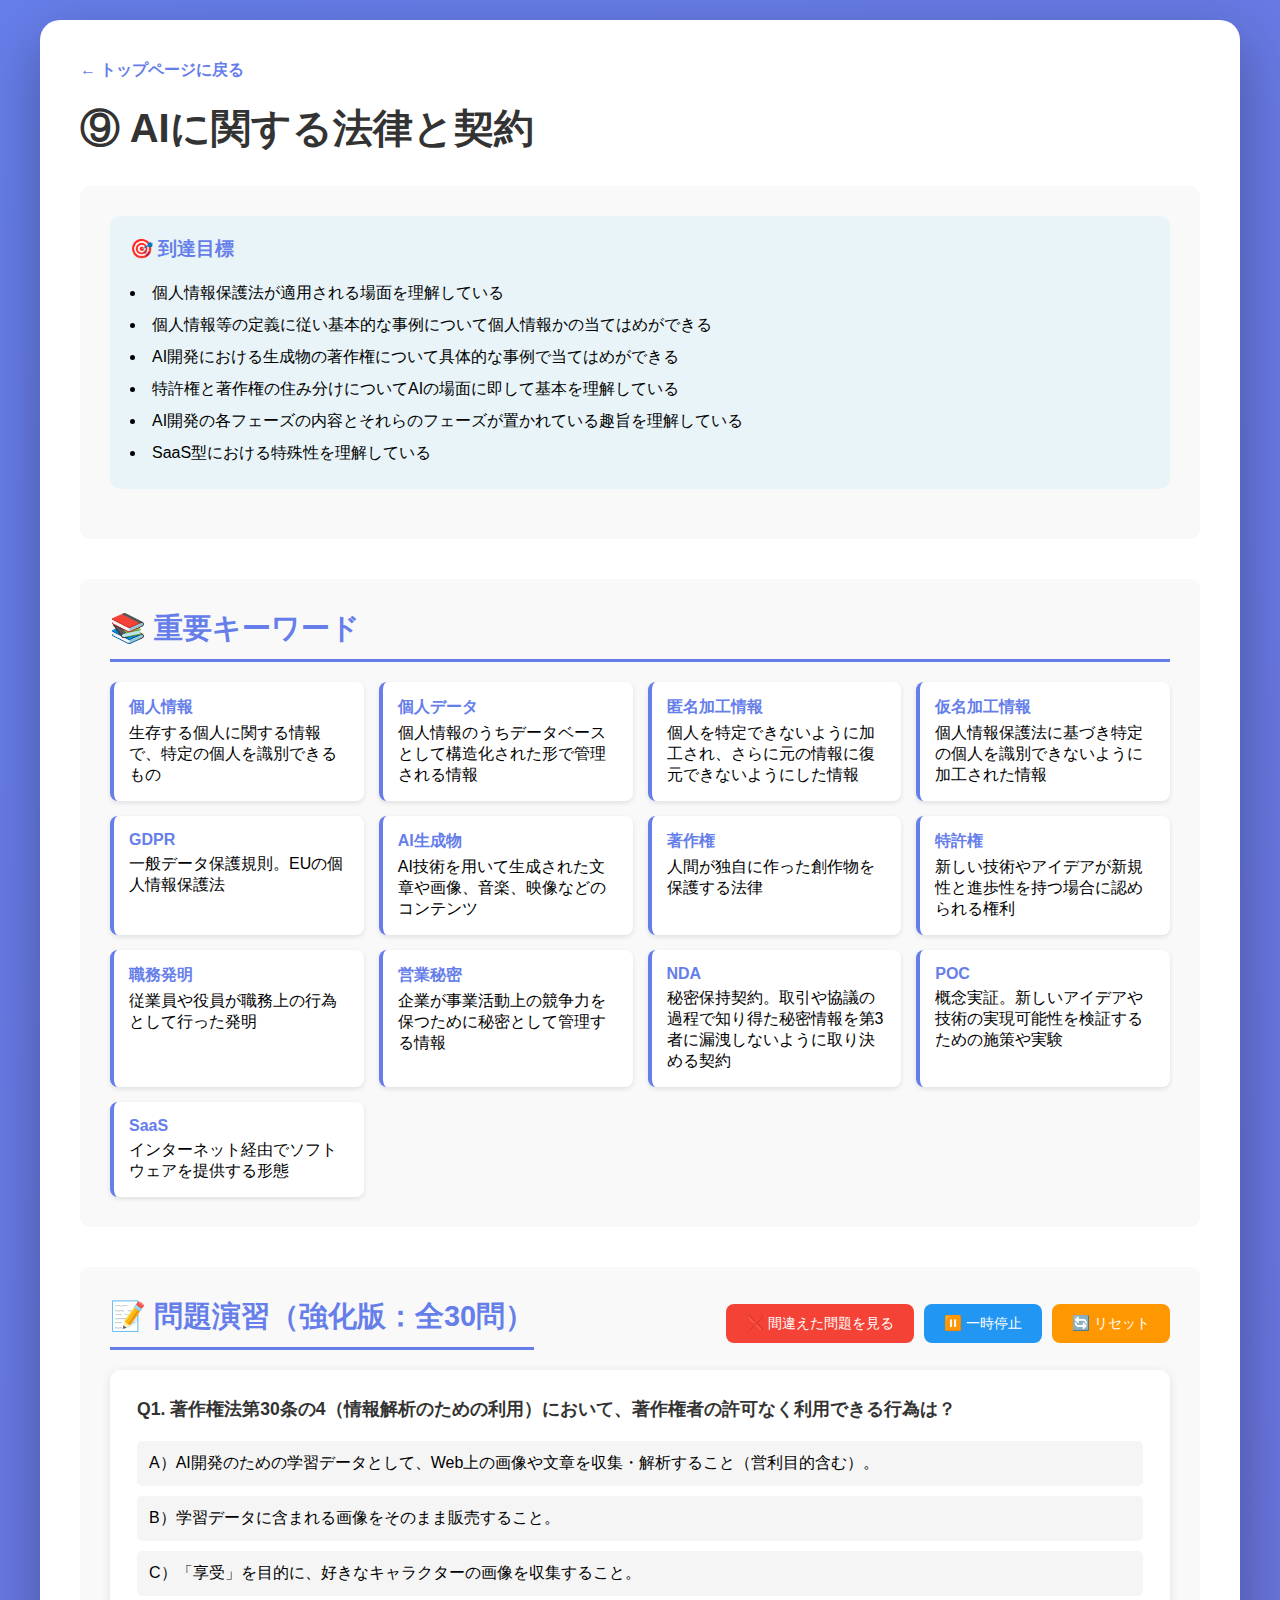
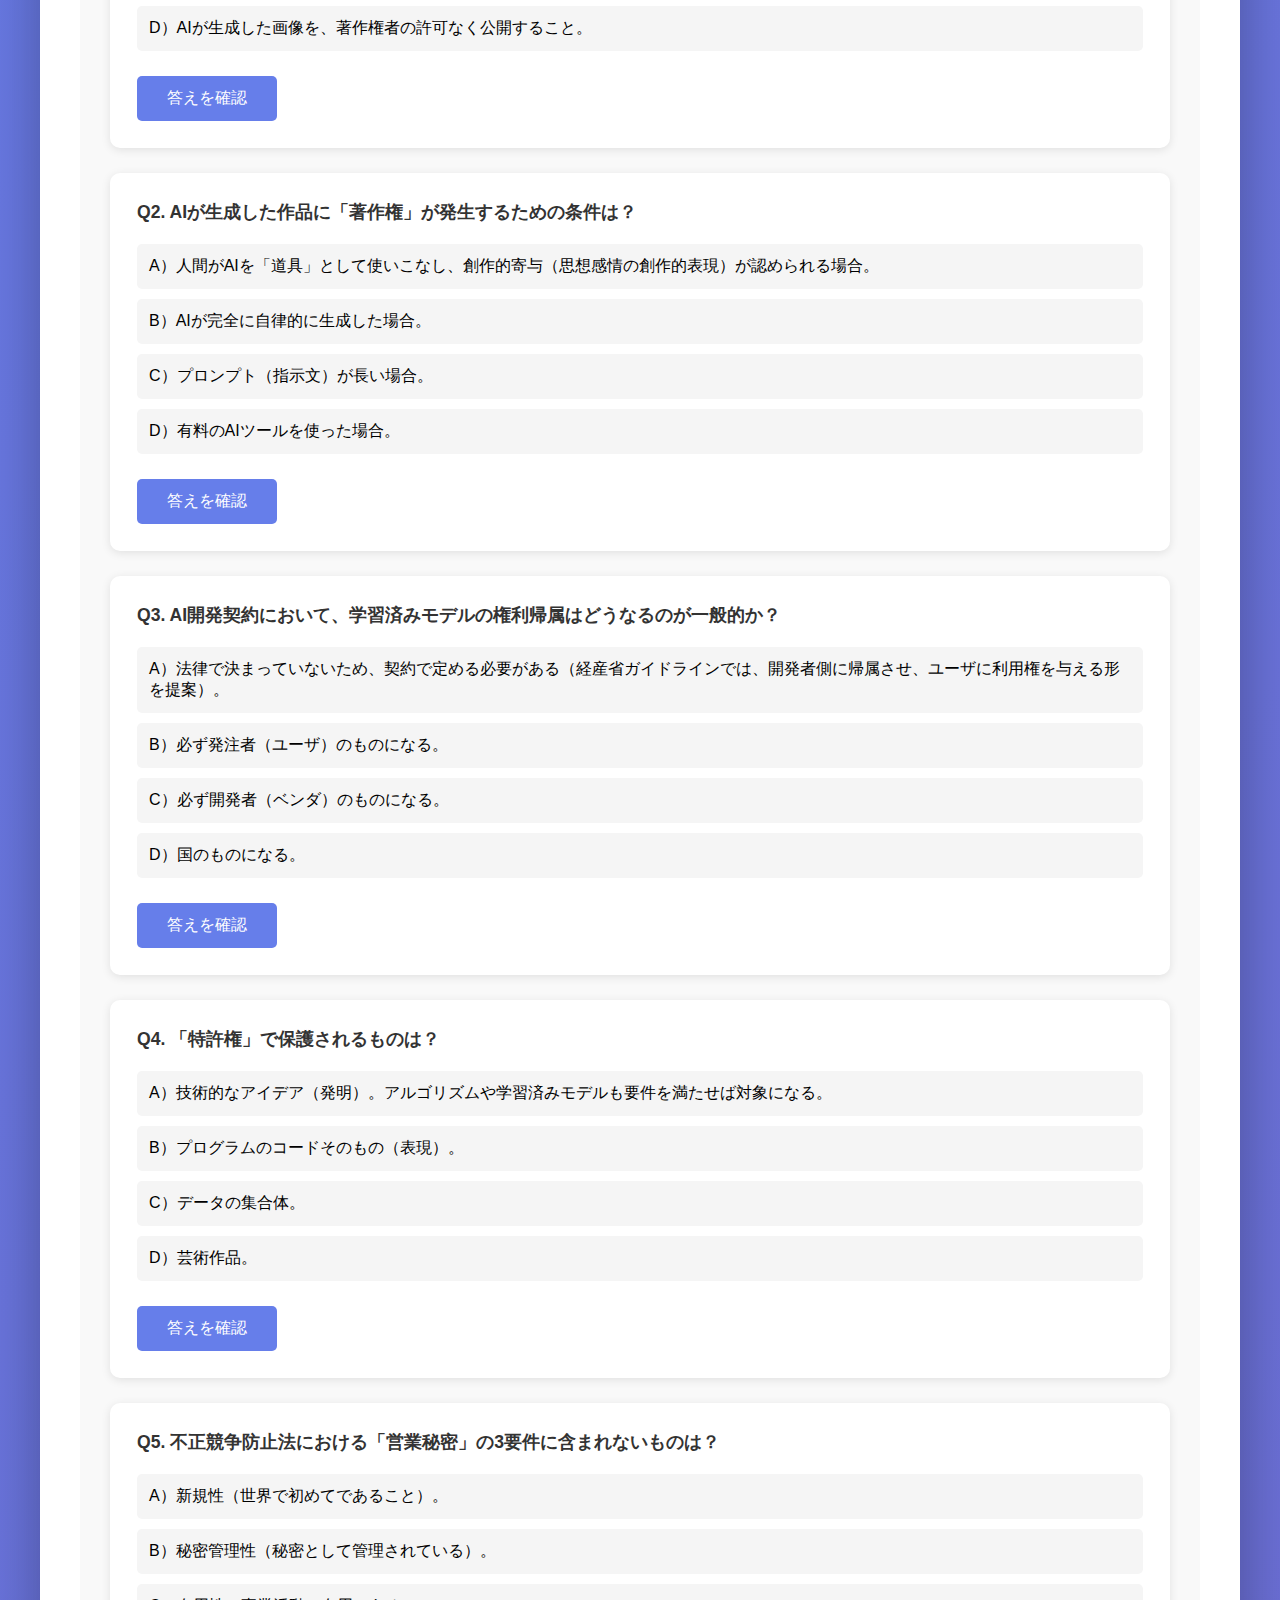
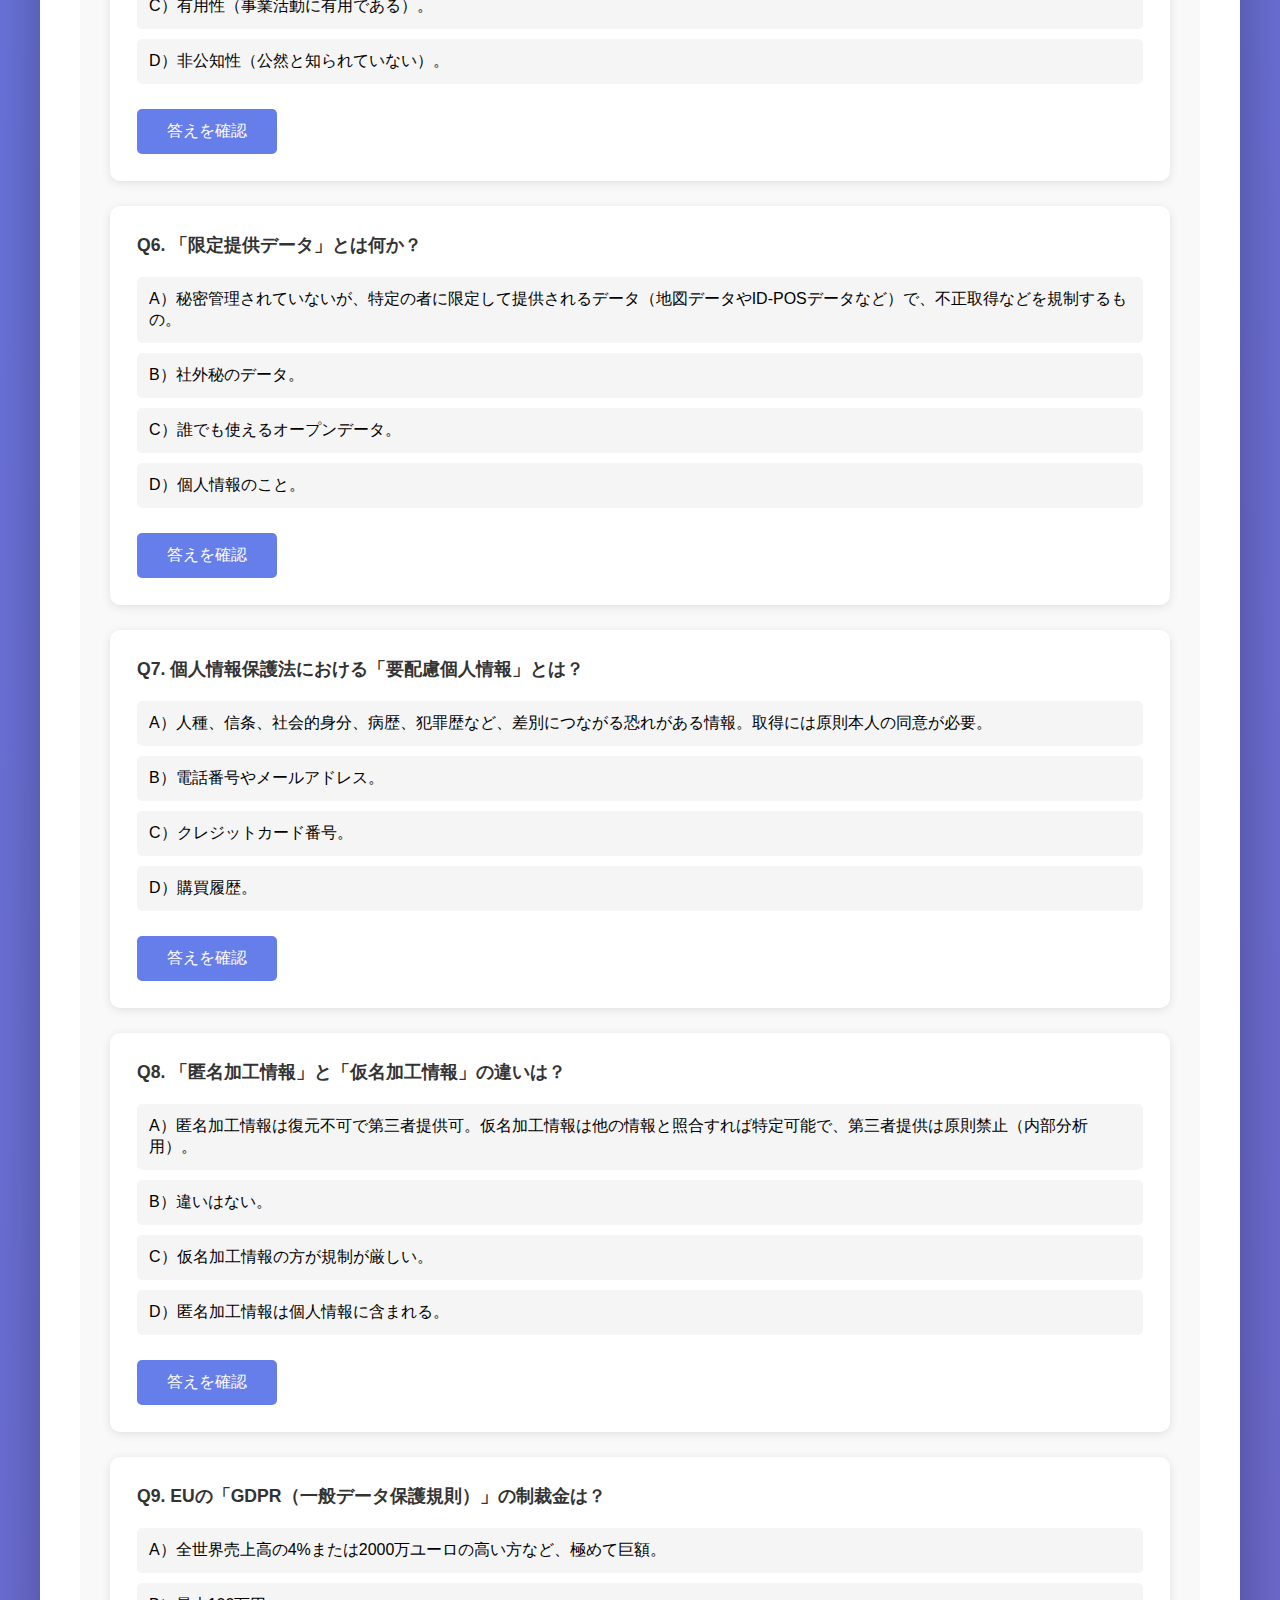
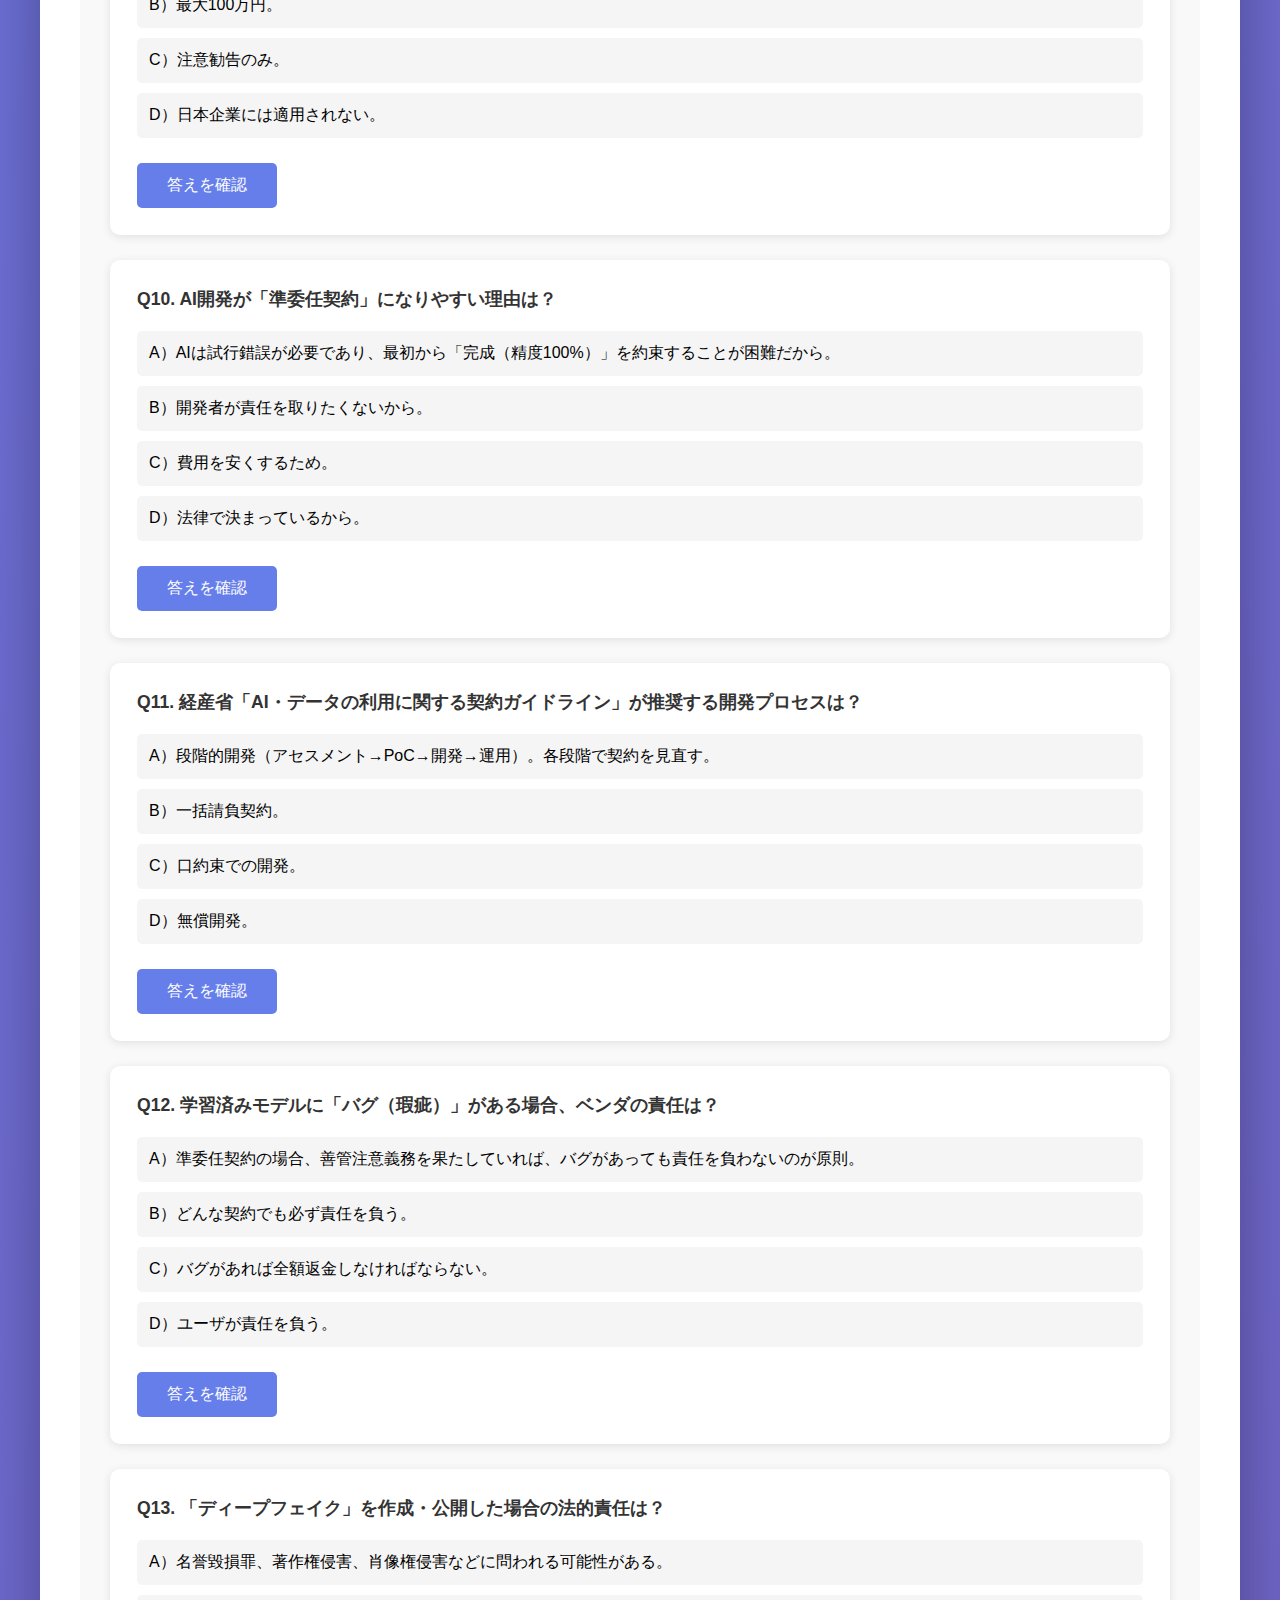
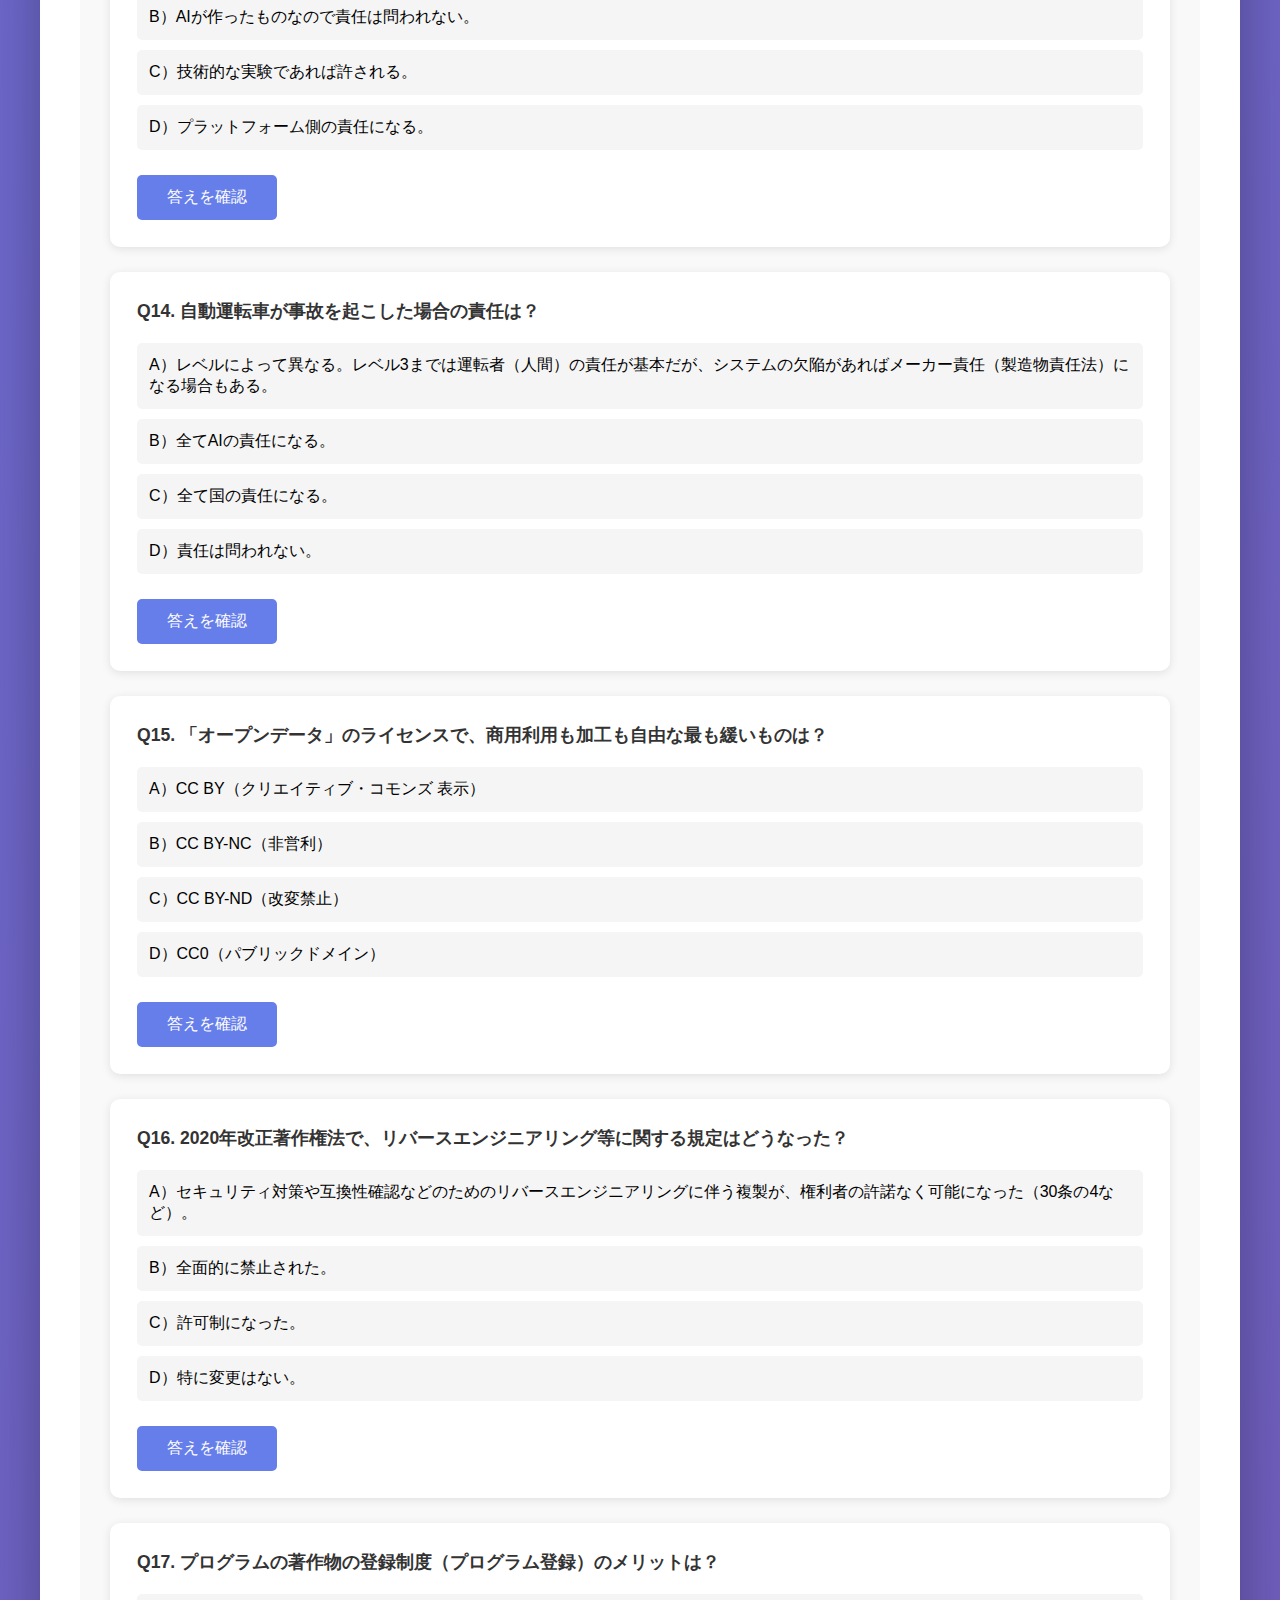
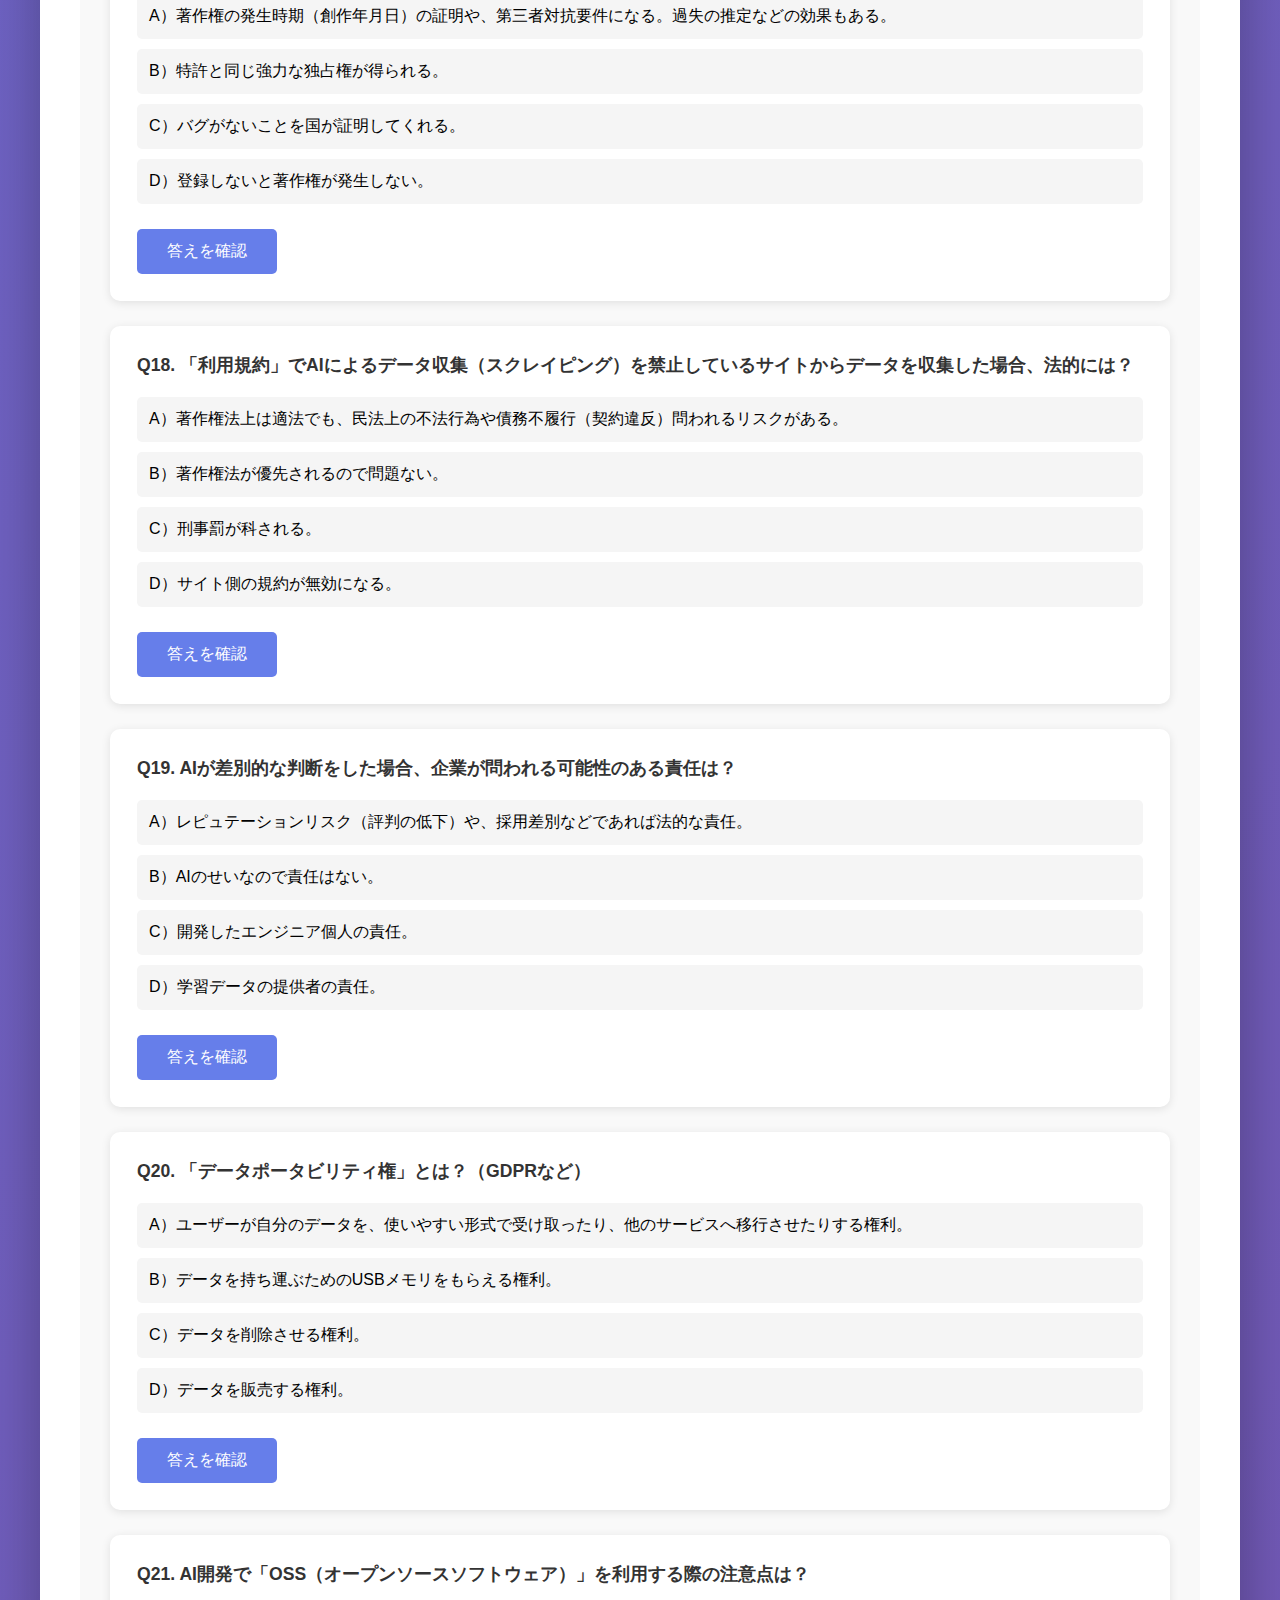
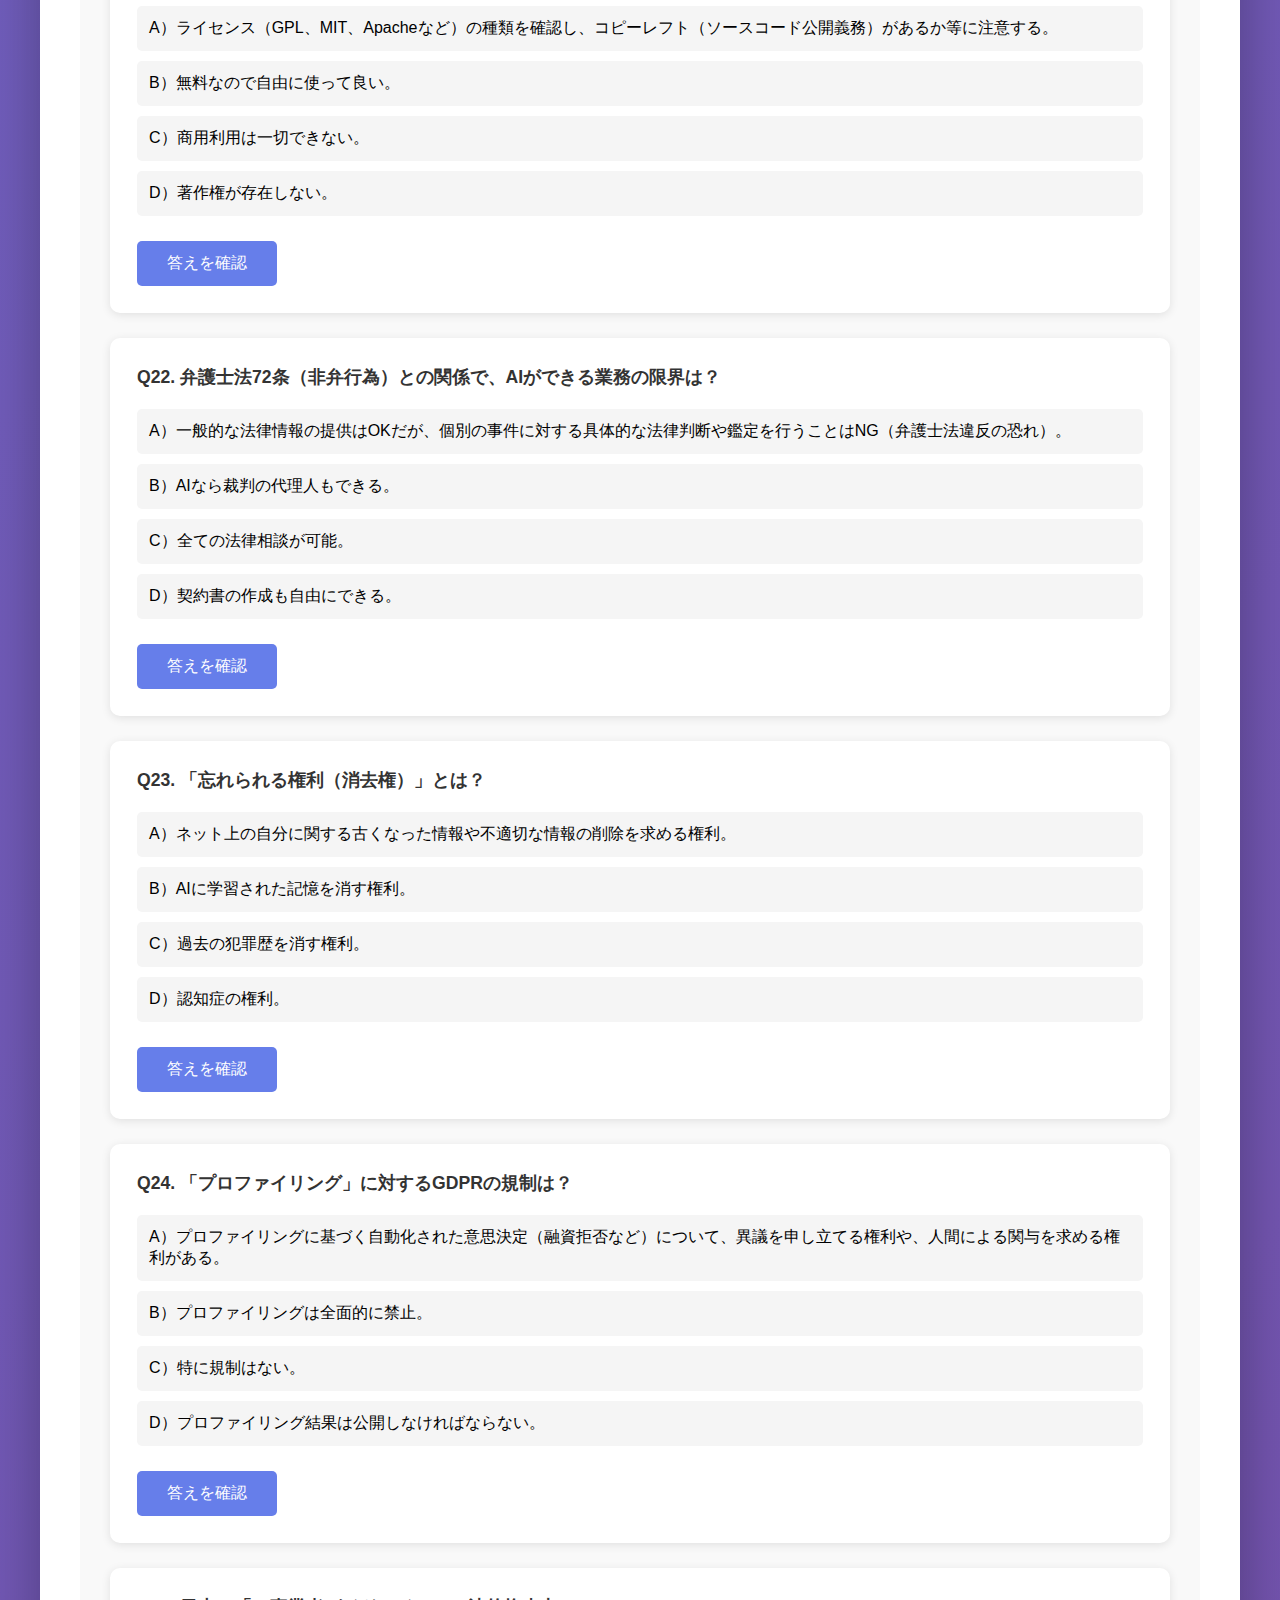
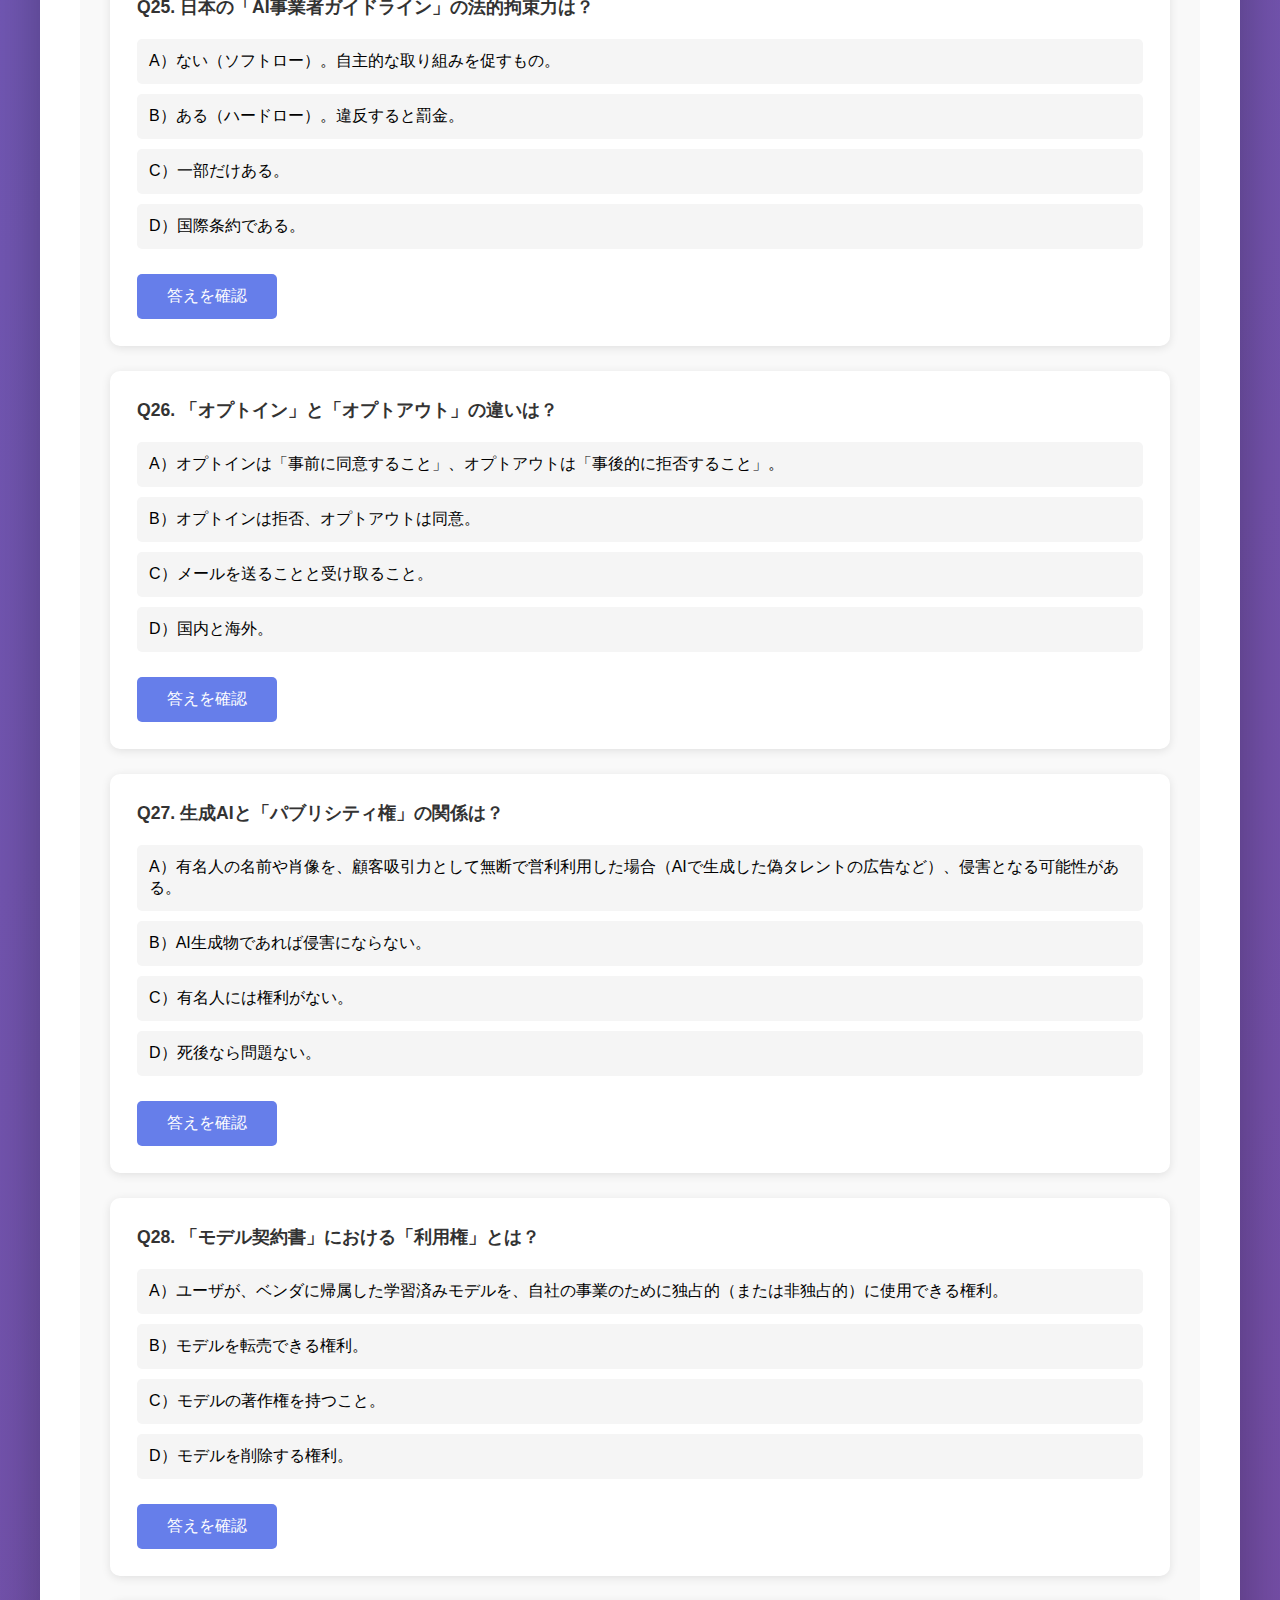
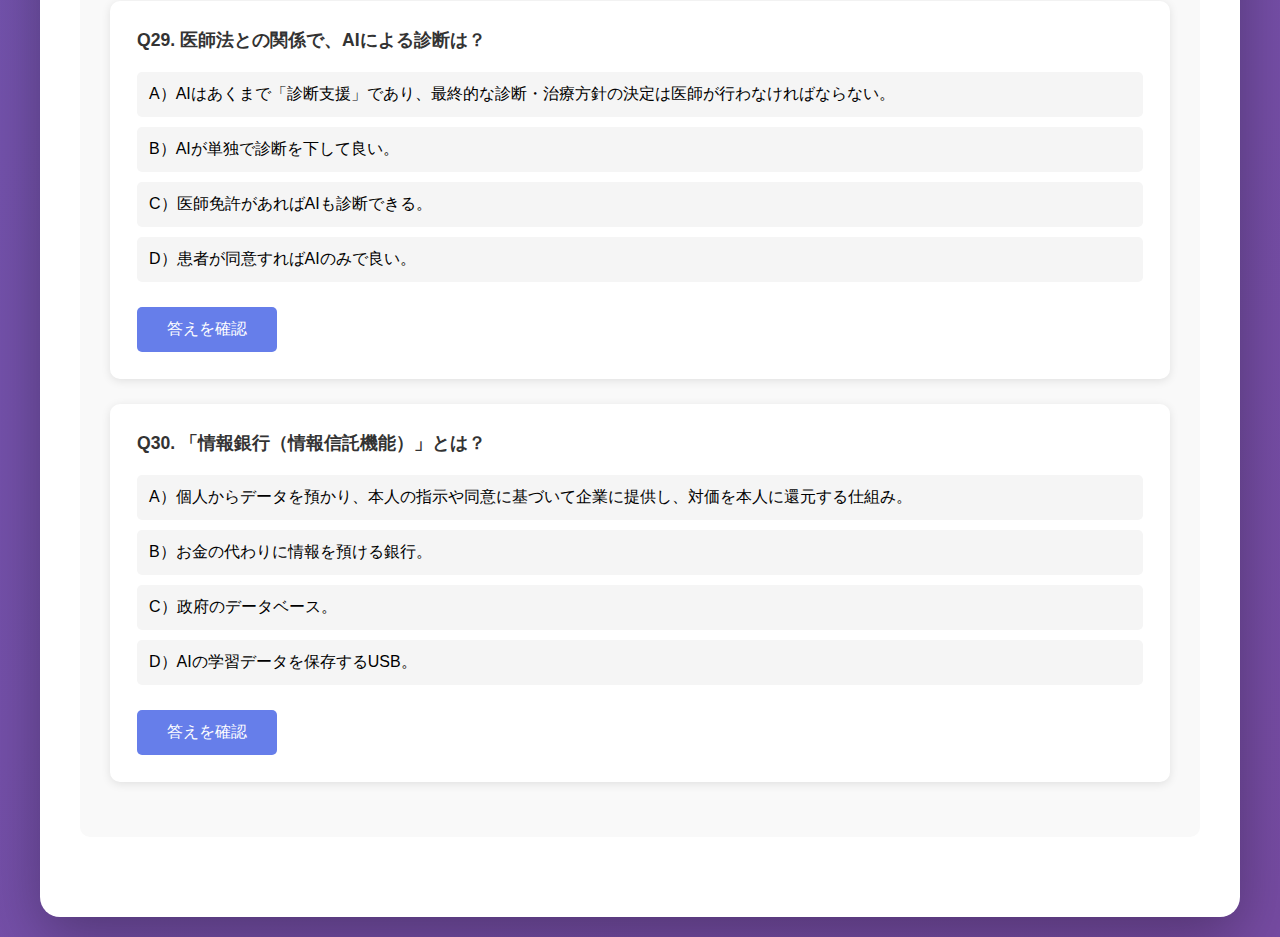
<file: category9.html>
<!DOCTYPE html>
<html lang="ja">
<head>
    <meta charset="UTF-8">
    <meta name="viewport" content="width=device-width, initial-scale=1.0">
    <title>⑨ AIに関する法律と契約 - G検定 学習アプリ</title>
    <link rel="stylesheet" href="styles.css">
</head>
<body>
    <div class="container">
        <a href="index.html" class="back-link">← トップページに戻る</a>
        
        <h1>⑨ AIに関する法律と契約</h1>
        
        <div class="section">
            <div class="goals">
                <h3>🎯 到達目標</h3>
                <ul>
                    <li>個人情報保護法が適用される場面を理解している</li>
                    <li>個人情報等の定義に従い基本的な事例について個人情報かの当てはめができる</li>
                    <li>AI開発における生成物の著作権について具体的な事例で当てはめができる</li>
                    <li>特許権と著作権の住み分けについてAIの場面に即して基本を理解している</li>
                    <li>AI開発の各フェーズの内容とそれらのフェーズが置かれている趣旨を理解している</li>
                    <li>SaaS型における特殊性を理解している</li>
                </ul>
            </div>
        </div>
        
        <div class="section">
            <h2>📚 重要キーワード</h2>
            <div class="keywords">
                <div class="keyword-item"><strong>個人情報</strong>生存する個人に関する情報で、特定の個人を識別できるもの</div>
                <div class="keyword-item"><strong>個人データ</strong>個人情報のうちデータベースとして構造化された形で管理される情報</div>
                <div class="keyword-item"><strong>匿名加工情報</strong>個人を特定できないように加工され、さらに元の情報に復元できないようにした情報</div>
                <div class="keyword-item"><strong>仮名加工情報</strong>個人情報保護法に基づき特定の個人を識別できないように加工された情報</div>
                <div class="keyword-item"><strong>GDPR</strong>一般データ保護規則。EUの個人情報保護法</div>
                <div class="keyword-item"><strong>AI生成物</strong>AI技術を用いて生成された文章や画像、音楽、映像などのコンテンツ</div>
                <div class="keyword-item"><strong>著作権</strong>人間が独自に作った創作物を保護する法律</div>
                <div class="keyword-item"><strong>特許権</strong>新しい技術やアイデアが新規性と進歩性を持つ場合に認められる権利</div>
                <div class="keyword-item"><strong>職務発明</strong>従業員や役員が職務上の行為として行った発明</div>
                <div class="keyword-item"><strong>営業秘密</strong>企業が事業活動上の競争力を保つために秘密として管理する情報</div>
                <div class="keyword-item"><strong>NDA</strong>秘密保持契約。取引や協議の過程で知り得た秘密情報を第3者に漏洩しないように取り決める契約</div>
                <div class="keyword-item"><strong>POC</strong>概念実証。新しいアイデアや技術の実現可能性を検証するための施策や実験</div>
                <div class="keyword-item"><strong>SaaS</strong>インターネット経由でソフトウェアを提供する形態</div>
            </div>
        </div>
        
        <div class="section quiz-section">
            <div style="display: flex; justify-content: space-between; align-items: center; margin-bottom: 20px; flex-wrap: wrap; gap: 10px;">
                <h2 style="margin: 0;">📝 問題演習（強化版：全30問）</h2>
                <div style="display: flex; gap: 10px;">
                    <a href="history.html" class="wrong-questions-link" style="background: #f44336; color: white; padding: 10px 20px; border-radius: 8px; text-decoration: none; font-size: 0.9em;">❌ 間違えた問題を見る</a>
                    <button onclick="pauseLearning()" style="background: #2196F3; color: white; padding: 10px 20px; border-radius: 8px; border: none; cursor: pointer; font-size: 0.9em;">⏸️ 一時停止</button>
                    <button onclick="resetAnswers()" style="background: #ff9800; color: white; padding: 10px 20px; border-radius: 8px; border: none; cursor: pointer; font-size: 0.9em;">🔄 リセット</button>
                </div>
            </div>

            <div class="question" id="question-0">
                <div class="question-text">Q1. 著作権法第30条の4（情報解析のための利用）において、著作権者の許可なく利用できる行為は？</div>
                <ul class="options">
                    <li data-option="A">A）AI開発のための学習データとして、Web上の画像や文章を収集・解析すること（営利目的含む）。</li>
                    <li data-option="B">B）学習データに含まれる画像をそのまま販売すること。</li>
                    <li data-option="C">C）「享受」を目的に、好きなキャラクターの画像を収集すること。</li>
                    <li data-option="D">D）AIが生成した画像を、著作権者の許可なく公開すること。</li>
                </ul>
                <button class="answer-btn" onclick="checkAnswer(this, 'A')">答えを確認</button>
                <div class="result correct"><strong>正解：A）</strong><br>「思想又は感情を享受する目的」でなければ、原則として許諾不要です。これが日本が「機械学習パラダイス」と呼ばれる理由です。</div>
            </div>

            <div class="question" id="question-1">
                <div class="question-text">Q2. AIが生成した作品に「著作権」が発生するための条件は？</div>
                <ul class="options">
                    <li data-option="A">A）人間がAIを「道具」として使いこなし、創作的寄与（思想感情の創作的表現）が認められる場合。</li>
                    <li data-option="B">B）AIが完全に自律的に生成した場合。</li>
                    <li data-option="C">C）プロンプト（指示文）が長い場合。</li>
                    <li data-option="D">D）有料のAIツールを使った場合。</li>
                </ul>
                <button class="answer-btn" onclick="checkAnswer(this, 'A')">答えを確認</button>
                <div class="result correct"><strong>正解：A）</strong><br>単に「猫の絵を描いて」と指示しただけでは著作権は発生しません。人間が加筆修正したり、詳細な指示で試行錯誤した過程が必要です。</div>
            </div>

            <div class="question" id="question-2">
                <div class="question-text">Q3. AI開発契約において、学習済みモデルの権利帰属はどうなるのが一般的か？</div>
                <ul class="options">
                    <li data-option="A">A）法律で決まっていないため、契約で定める必要がある（経産省ガイドラインでは、開発者側に帰属させ、ユーザに利用権を与える形を提案）。</li>
                    <li data-option="B">B）必ず発注者（ユーザ）のものになる。</li>
                    <li data-option="C">C）必ず開発者（ベンダ）のものになる。</li>
                    <li data-option="D">D）国のものになる。</li>
                </ul>
                <button class="answer-btn" onclick="checkAnswer(this, 'A')">答えを確認</button>
                <div class="result correct"><strong>正解：A）</strong><br>モデルはベンダのノウハウの塊である一方、データはユーザのものなので揉めやすい部分です。契約での明確化が必須です。</div>
            </div>

            <div class="question" id="question-3">
                <div class="question-text">Q4. 「特許権」で保護されるものは？</div>
                <ul class="options">
                    <li data-option="A">A）技術的なアイデア（発明）。アルゴリズムや学習済みモデルも要件を満たせば対象になる。</li>
                    <li data-option="B">B）プログラムのコードそのもの（表現）。</li>
                    <li data-option="C">C）データの集合体。</li>
                    <li data-option="D">D）芸術作品。</li>
                </ul>
                <button class="answer-btn" onclick="checkAnswer(this, 'A')">答えを確認</button>
                <div class="result correct"><strong>正解：A）</strong><br>著作権は「表現（コード）」を守り、特許権は「アイデア（技術）」を守ります。AIの発明も「物の発明」として保護され得ます。</div>
            </div>

            <div class="question" id="question-4">
                <div class="question-text">Q5. 不正競争防止法における「営業秘密」の3要件に含まれないものは？</div>
                <ul class="options">
                    <li data-option="A">A）新規性（世界で初めてであること）。</li>
                    <li data-option="B">B）秘密管理性（秘密として管理されている）。</li>
                    <li data-option="C">C）有用性（事業活動に有用である）。</li>
                    <li data-option="D">D）非公知性（公然と知られていない）。</li>
                </ul>
                <button class="answer-btn" onclick="checkAnswer(this, 'A')">答えを確認</button>
                <div class="result correct"><strong>正解：A）</strong><br>「新規性」は特許の要件です。営業秘密は、古くからの秘伝のタレのように、新しくなくても秘密であれば守られます。</div>
            </div>

            <div class="question" id="question-5">
                <div class="question-text">Q6. 「限定提供データ」とは何か？</div>
                <ul class="options">
                    <li data-option="A">A）秘密管理されていないが、特定の者に限定して提供されるデータ（地図データやID-POSデータなど）で、不正取得などを規制するもの。</li>
                    <li data-option="B">B）社外秘のデータ。</li>
                    <li data-option="C">C）誰でも使えるオープンデータ。</li>
                    <li data-option="D">D）個人情報のこと。</li>
                </ul>
                <button class="answer-btn" onclick="checkAnswer(this, 'A')">答えを確認</button>
                <div class="result correct"><strong>正解：A）</strong><br>ビッグデータ時代に対応し、営業秘密ほど厳格ではないが、価値あるデータの不正利用を防ぐために新設されました。</div>
            </div>

            <div class="question" id="question-6">
                <div class="question-text">Q7. 個人情報保護法における「要配慮個人情報」とは？</div>
                <ul class="options">
                    <li data-option="A">A）人種、信条、社会的身分、病歴、犯罪歴など、差別につながる恐れがある情報。取得には原則本人の同意が必要。</li>
                    <li data-option="B">B）電話番号やメールアドレス。</li>
                    <li data-option="C">C）クレジットカード番号。</li>
                    <li data-option="D">D）購買履歴。</li>
                </ul>
                <button class="answer-btn" onclick="checkAnswer(this, 'A')">答えを確認</button>
                <div class="result correct"><strong>正解：A）</strong><br>取り扱いに特に慎重さが求められる情報です。「オプトアウト（事後停止）」による第三者提供も禁止されています。</div>
            </div>

            <div class="question" id="question-7">
                <div class="question-text">Q8. 「匿名加工情報」と「仮名加工情報」の違いは？</div>
                <ul class="options">
                    <li data-option="A">A）匿名加工情報は復元不可で第三者提供可。仮名加工情報は他の情報と照合すれば特定可能で、第三者提供は原則禁止（内部分析用）。</li>
                    <li data-option="B">B）違いはない。</li>
                    <li data-option="C">C）仮名加工情報の方が規制が厳しい。</li>
                    <li data-option="D">D）匿名加工情報は個人情報に含まれる。</li>
                </ul>
                <button class="answer-btn" onclick="checkAnswer(this, 'A')">答えを確認</button>
                <div class="result correct"><strong>正解：A）</strong><br>2020年改正で作られた「仮名加工情報」は、企業内でのデータ活用（AI開発など）をやりやすくするための緩和措置です。</div>
            </div>

            <div class="question" id="question-8">
                <div class="question-text">Q9. EUの「GDPR（一般データ保護規則）」の制裁金は？</div>
                <ul class="options">
                    <li data-option="A">A）全世界売上高の4%または2000万ユーロの高い方など、極めて巨額。</li>
                    <li data-option="B">B）最大100万円。</li>
                    <li data-option="C">C）注意勧告のみ。</li>
                    <li data-option="D">D）日本企業には適用されない。</li>
                </ul>
                <button class="answer-btn" onclick="checkAnswer(this, 'A')">答えを確認</button>
                <div class="result correct"><strong>正解：A）</strong><br>世界で最も厳しいプライバシー規制の一つです。日本からEU域内のデータを扱う場合も対象になるため注意が必要です（域外適用）。</div>
            </div>

            <div class="question" id="question-9">
                <div class="question-text">Q10. AI開発が「準委任契約」になりやすい理由は？</div>
                <ul class="options">
                    <li data-option="A">A）AIは試行錯誤が必要であり、最初から「完成（精度100%）」を約束することが困難だから。</li>
                    <li data-option="B">B）開発者が責任を取りたくないから。</li>
                    <li data-option="C">C）費用を安くするため。</li>
                    <li data-option="D">D）法律で決まっているから。</li>
                </ul>
                <button class="answer-btn" onclick="checkAnswer(this, 'A')">答えを確認</button>
                <div class="result correct"><strong>正解：A）</strong><br>請負契約（完成責任あり）だと、精度が出なかった場合に契約違反になってしまいます。</div>
            </div>

            <div class="question" id="question-10">
                <div class="question-text">Q11. 経産省「AI・データの利用に関する契約ガイドライン」が推奨する開発プロセスは？</div>
                <ul class="options">
                    <li data-option="A">A）段階的開発（アセスメント→PoC→開発→運用）。各段階で契約を見直す。</li>
                    <li data-option="B">B）一括請負契約。</li>
                    <li data-option="C">C）口約束での開発。</li>
                    <li data-option="D">D）無償開発。</li>
                </ul>
                <button class="answer-btn" onclick="checkAnswer(this, 'A')">答えを確認</button>
                <div class="result correct"><strong>正解：A）</strong><br>リスクをコントロールするため、フェーズごとに契約を結び直したり、終了条件を決めたりすることが推奨されています。</div>
            </div>

            <div class="question" id="question-11">
                <div class="question-text">Q12. 学習済みモデルに「バグ（瑕疵）」がある場合、ベンダの責任は？</div>
                <ul class="options">
                    <li data-option="A">A）準委任契約の場合、善管注意義務を果たしていれば、バグがあっても責任を負わないのが原則。</li>
                    <li data-option="B">B）どんな契約でも必ず責任を負う。</li>
                    <li data-option="C">C）バグがあれば全額返金しなければならない。</li>
                    <li data-option="D">D）ユーザが責任を負う。</li>
                </ul>
                <button class="answer-btn" onclick="checkAnswer(this, 'A')">答えを確認</button>
                <div class="result correct"><strong>正解：A）</strong><br>ただし、明らかに注意不足だった場合（善管注意義務違反）は責任を問われます。請負契約の場合は契約不適合責任（旧：瑕疵担保責任）を負います。</div>
            </div>

            <div class="question" id="question-12">
                <div class="question-text">Q13. 「ディープフェイク」を作成・公開した場合の法的責任は？</div>
                <ul class="options">
                    <li data-option="A">A）名誉毀損罪、著作権侵害、肖像権侵害などに問われる可能性がある。</li>
                    <li data-option="B">B）AIが作ったものなので責任は問われない。</li>
                    <li data-option="C">C）技術的な実験であれば許される。</li>
                    <li data-option="D">D）プラットフォーム側の責任になる。</li>
                </ul>
                <button class="answer-btn" onclick="checkAnswer(this, 'A')">答えを確認</button>
                <div class="result correct"><strong>正解：A）</strong><br>たとえ「AIがやった」と言い訳しても、作成者や拡散者は法的責任を免れません。</div>
            </div>

            <div class="question" id="question-13">
                <div class="question-text">Q14. 自動運転車が事故を起こした場合の責任は？</div>
                <ul class="options">
                    <li data-option="A">A）レベルによって異なる。レベル3までは運転者（人間）の責任が基本だが、システムの欠陥があればメーカー責任（製造物責任法）になる場合もある。</li>
                    <li data-option="B">B）全てAIの責任になる。</li>
                    <li data-option="C">C）全て国の責任になる。</li>
                    <li data-option="D">D）責任は問われない。</li>
                </ul>
                <button class="answer-btn" onclick="checkAnswer(this, 'A')">答えを確認</button>
                <div class="result correct"><strong>正解：A）</strong><br>レベル4以上（完全自動）になると、刑事責任を人間に問うのが難しくなるため、法整備の過渡期にあります。</div>
            </div>

            <div class="question" id="question-14">
                <div class="question-text">Q15. 「オープンデータ」のライセンスで、商用利用も加工も自由な最も緩いものは？</div>
                <ul class="options">
                    <li data-option="A">A）CC BY（クリエイティブ・コモンズ 表示）</li>
                    <li data-option="B">B）CC BY-NC（非営利）</li>
                    <li data-option="C">C）CC BY-ND（改変禁止）</li>
                    <li data-option="D">D）CC0（パブリックドメイン）</li>
                </ul>
                <button class="answer-btn" onclick="checkAnswer(this, 'D')">答えを確認</button>
                <div class="result correct"><strong>正解：D）</strong><br>CC0は著作権を放棄（または不行使）した状態で、クレジット表示すら不要です。CC BYは表示すれば自由に使えます。</div>
            </div>

            <div class="question" id="question-15">
                <div class="question-text">Q16. 2020年改正著作権法で、リバースエンジニアリング等に関する規定はどうなった？</div>
                <ul class="options">
                    <li data-option="A">A）セキュリティ対策や互換性確認などのためのリバースエンジニアリングに伴う複製が、権利者の許諾なく可能になった（30条の4など）。</li>
                    <li data-option="B">B）全面的に禁止された。</li>
                    <li data-option="C">C）許可制になった。</li>
                    <li data-option="D">D）特に変更はない。</li>
                </ul>
                <button class="answer-btn" onclick="checkAnswer(this, 'A')">答えを確認</button>
                <div class="result correct"><strong>正解：A）</strong><br>AI開発だけでなく、セキュリティ解析なども含めて、イノベーションを阻害しないよう柔軟な権利制限規定が整備されました。</div>
            </div>

            <div class="question" id="question-16">
                <div class="question-text">Q17. プログラムの著作物の登録制度（プログラム登録）のメリットは？</div>
                <ul class="options">
                    <li data-option="A">A）著作権の発生時期（創作年月日）の証明や、第三者対抗要件になる。過失の推定などの効果もある。</li>
                    <li data-option="B">B）特許と同じ強力な独占権が得られる。</li>
                    <li data-option="C">C）バグがないことを国が証明してくれる。</li>
                    <li data-option="D">D）登録しないと著作権が発生しない。</li>
                </ul>
                <button class="answer-btn" onclick="checkAnswer(this, 'A')">答えを確認</button>
                <div class="result correct"><strong>正解：A）</strong><br>著作権は作った瞬間に発生（無方式主義）しますが、登録することで「いつ作ったか」などを証明しやすくなり、裁判で有利になります。</div>
            </div>

            <div class="question" id="question-17">
                <div class="question-text">Q18. 「利用規約」でAIによるデータ収集（スクレイピング）を禁止しているサイトからデータを収集した場合、法的には？</div>
                <ul class="options">
                    <li data-option="A">A）著作権法上は適法でも、民法上の不法行為や債務不履行（契約違反）問われるリスクがある。</li>
                    <li data-option="B">B）著作権法が優先されるので問題ない。</li>
                    <li data-option="C">C）刑事罰が科される。</li>
                    <li data-option="D">D）サイト側の規約が無効になる。</li>
                </ul>
                <button class="answer-btn" onclick="checkAnswer(this, 'A')">答えを確認</button>
                <div class="result correct"><strong>正解：A）</strong><br>法律でOKでも、契約（規約）でNGならアウトです。クローリング時はrobots.txtや規約の確認が必須です。</div>
            </div>

            <div class="question" id="question-18">
                <div class="question-text">Q19. AIが差別的な判断をした場合、企業が問われる可能性のある責任は？</div>
                <ul class="options">
                    <li data-option="A">A）レピュテーションリスク（評判の低下）や、採用差別などであれば法的な責任。</li>
                    <li data-option="B">B）AIのせいなので責任はない。</li>
                    <li data-option="C">C）開発したエンジニア個人の責任。</li>
                    <li data-option="D">D）学習データの提供者の責任。</li>
                </ul>
                <button class="answer-btn" onclick="checkAnswer(this, 'A')">答えを確認</button>
                <div class="result correct"><strong>正解：A）</strong><br>AIの判断結果に対する責任は、それを利用して事業を行っている企業が負います。「AIガバナンス」が重要になる理由です。</div>
            </div>

            <div class="question" id="question-19">
                <div class="question-text">Q20. 「データポータビリティ権」とは？（GDPRなど）</div>
                <ul class="options">
                    <li data-option="A">A）ユーザーが自分のデータを、使いやすい形式で受け取ったり、他のサービスへ移行させたりする権利。</li>
                    <li data-option="B">B）データを持ち運ぶためのUSBメモリをもらえる権利。</li>
                    <li data-option="C">C）データを削除させる権利。</li>
                    <li data-option="D">D）データを販売する権利。</li>
                </ul>
                <button class="answer-btn" onclick="checkAnswer(this, 'A')">答えを確認</button>
                <div class="result correct"><strong>正解：A）</strong><br>特定のプラットフォーマーによるデータの囲い込み（ロックイン）を防ぐための権利です。</div>
            </div>

            <div class="question" id="question-20">
                <div class="question-text">Q21. AI開発で「OSS（オープンソースソフトウェア）」を利用する際の注意点は？</div>
                <ul class="options">
                    <li data-option="A">A）ライセンス（GPL、MIT、Apacheなど）の種類を確認し、コピーレフト（ソースコード公開義務）があるか等に注意する。</li>
                    <li data-option="B">B）無料なので自由に使って良い。</li>
                    <li data-option="C">C）商用利用は一切できない。</li>
                    <li data-option="D">D）著作権が存在しない。</li>
                </ul>
                <button class="answer-btn" onclick="checkAnswer(this, 'A')">答えを確認</button>
                <div class="result correct"><strong>正解：A）</strong><br>GPLライセンスのコードを組み込むと、自社製品のコードも公開しなければならなくなる（感染する）リスクがあります。</div>
            </div>

            <div class="question" id="question-21">
                <div class="question-text">Q22. 弁護士法72条（非弁行為）との関係で、AIができる業務の限界は？</div>
                <ul class="options">
                    <li data-option="A">A）一般的な法律情報の提供はOKだが、個別の事件に対する具体的な法律判断や鑑定を行うことはNG（弁護士法違反の恐れ）。</li>
                    <li data-option="B">B）AIなら裁判の代理人もできる。</li>
                    <li data-option="C">C）全ての法律相談が可能。</li>
                    <li data-option="D">D）契約書の作成も自由にできる。</li>
                </ul>
                <button class="answer-btn" onclick="checkAnswer(this, 'A')">答えを確認</button>
                <div class="result correct"><strong>正解：A）</strong><br>「リーガルテック」の限界点です。具体的な事件の解決策を提示するのは弁護士の独占業務です。</div>
            </div>

            <div class="question" id="question-22">
                <div class="question-text">Q23. 「忘れられる権利（消去権）」とは？</div>
                <ul class="options">
                    <li data-option="A">A）ネット上の自分に関する古くなった情報や不適切な情報の削除を求める権利。</li>
                    <li data-option="B">B）AIに学習された記憶を消す権利。</li>
                    <li data-option="C">C）過去の犯罪歴を消す権利。</li>
                    <li data-option="D">D）認知症の権利。</li>
                </ul>
                <button class="answer-btn" onclick="checkAnswer(this, 'A')">答えを確認</button>
                <div class="result correct"><strong>正解：A）</strong><br>検索エンジンの検索結果からの削除などが議論されます。AI学習データの削除（Machine Unlearning）も今後の課題です。</div>
            </div>

            <div class="question" id="question-23">
                <div class="question-text">Q24. 「プロファイリング」に対するGDPRの規制は？</div>
                <ul class="options">
                    <li data-option="A">A）プロファイリングに基づく自動化された意思決定（融資拒否など）について、異議を申し立てる権利や、人間による関与を求める権利がある。</li>
                    <li data-option="B">B）プロファイリングは全面的に禁止。</li>
                    <li data-option="C">C）特に規制はない。</li>
                    <li data-option="D">D）プロファイリング結果は公開しなければならない。</li>
                </ul>
                <button class="answer-btn" onclick="checkAnswer(this, 'A')">答えを確認</button>
                <div class="result correct"><strong>正解：A）</strong><br>AIに「あなたは信用がない」と勝手に決めつけられない権利が保障されています。</div>
            </div>

            <div class="question" id="question-24">
                <div class="question-text">Q25. 日本の「AI事業者ガイドライン」の法的拘束力は？</div>
                <ul class="options">
                    <li data-option="A">A）ない（ソフトロー）。自主的な取り組みを促すもの。</li>
                    <li data-option="B">B）ある（ハードロー）。違反すると罰金。</li>
                    <li data-option="C">C）一部だけある。</li>
                    <li data-option="D">D）国際条約である。</li>
                </ul>
                <button class="answer-btn" onclick="checkAnswer(this, 'A')">答えを確認</button>
                <div class="result correct"><strong>正解：A）</strong><br>技術の進化が早いため、硬直的な法律（ハードロー）ではなく、柔軟なガイドライン（ソフトロー）で対応するのが日本の基本スタンスです（EUはハードロー志向）。</div>
            </div>

            <div class="question" id="question-25">
                <div class="question-text">Q26. 「オプトイン」と「オプトアウト」の違いは？</div>
                <ul class="options">
                    <li data-option="A">A）オプトインは「事前に同意すること」、オプトアウトは「事後的に拒否すること」。</li>
                    <li data-option="B">B）オプトインは拒否、オプトアウトは同意。</li>
                    <li data-option="C">C）メールを送ることと受け取ること。</li>
                    <li data-option="D">D）国内と海外。</li>
                </ul>
                <button class="answer-btn" onclick="checkAnswer(this, 'A')">答えを確認</button>
                <div class="result correct"><strong>正解：A）</strong><br>個人情報の第三者提供やメルマガ配信などは、原則「オプトイン（事前同意）」が必要です。</div>
            </div>

            <div class="question" id="question-26">
                <div class="question-text">Q27. 生成AIと「パブリシティ権」の関係は？</div>
                <ul class="options">
                    <li data-option="A">A）有名人の名前や肖像を、顧客吸引力として無断で営利利用した場合（AIで生成した偽タレントの広告など）、侵害となる可能性がある。</li>
                    <li data-option="B">B）AI生成物であれば侵害にならない。</li>
                    <li data-option="C">C）有名人には権利がない。</li>
                    <li data-option="D">D）死後なら問題ない。</li>
                </ul>
                <button class="answer-btn" onclick="checkAnswer(this, 'A')">答えを確認</button>
                <div class="result correct"><strong>正解：A）</strong><br>人格権とは別に、有名人の「経済的な価値」を守る権利です。LoRAなどで特定の画風や声を真似る行為も議論になっています。</div>
            </div>

            <div class="question" id="question-27">
                <div class="question-text">Q28. 「モデル契約書」における「利用権」とは？</div>
                <ul class="options">
                    <li data-option="A">A）ユーザが、ベンダに帰属した学習済みモデルを、自社の事業のために独占的（または非独占的）に使用できる権利。</li>
                    <li data-option="B">B）モデルを転売できる権利。</li>
                    <li data-option="C">C）モデルの著作権を持つこと。</li>
                    <li data-option="D">D）モデルを削除する権利。</li>
                </ul>
                <button class="answer-btn" onclick="checkAnswer(this, 'A')">答えを確認</button>
                <div class="result correct"><strong>正解：A）</strong><br>所有権や知財がベンダにあっても、ユーザが自由にビジネスで使えれば（利用権があれば）目的は達成できる、という考え方です。</div>
            </div>

            <div class="question" id="question-28">
                <div class="question-text">Q29. 医師法との関係で、AIによる診断は？</div>
                <ul class="options">
                    <li data-option="A">A）AIはあくまで「診断支援」であり、最終的な診断・治療方針の決定は医師が行わなければならない。</li>
                    <li data-option="B">B）AIが単独で診断を下して良い。</li>
                    <li data-option="C">C）医師免許があればAIも診断できる。</li>
                    <li data-option="D">D）患者が同意すればAIのみで良い。</li>
                </ul>
                <button class="answer-btn" onclick="checkAnswer(this, 'A')">答えを確認</button>
                <div class="result correct"><strong>正解：A）</strong><br>AIが勝手に病名を確定させることは医師法違反（無資格医業）になる恐れがあります。責任主体は常に医師です。</div>
            </div>

            <div class="question" id="question-29">
                <div class="question-text">Q30. 「情報銀行（情報信託機能）」とは？</div>
                <ul class="options">
                    <li data-option="A">A）個人からデータを預かり、本人の指示や同意に基づいて企業に提供し、対価を本人に還元する仕組み。</li>
                    <li data-option="B">B）お金の代わりに情報を預ける銀行。</li>
                    <li data-option="C">C）政府のデータベース。</li>
                    <li data-option="D">D）AIの学習データを保存するUSB。</li>
                </ul>
                <button class="answer-btn" onclick="checkAnswer(this, 'A')">答えを確認</button>
                <div class="result correct"><strong>正解：A）</strong><br>個人が自分のデータをコントロールし（PDS）、活用してメリットを得るための社会インフラです。</div>
            </div>
        </div>
    </div>
    
    <script src="script.js"></script>
    <script>
        // 回答リセット機能
        function resetAnswers() {
            if (confirm('この分野の回答をリセットしますか？学習履歴からも削除されます。')) {
                const currentPage = window.location.pathname.split('/').pop().replace('.html', '');
                const history = StudyHistory.getHistory();
                if (history[currentPage]) {
                    delete history[currentPage];
                    StudyHistory.saveHistory(history);
                }
                location.reload();
            }
        }

        // 学習一時停止機能
        function pauseLearning() {
            const currentPage = window.location.pathname.split('/').pop().replace('.html', '');
            const questions = document.querySelectorAll('.question');
            let currentQuestionIndex = 0;
            
            // 未回答の最初の問題を探す
            for (let i = 0; i < questions.length; i++) {
                if (!questions[i].classList.contains('answered-correct') && !questions[i].classList.contains('answered-incorrect')) {
                    currentQuestionIndex = i;
                    break;
                }
            }
            
            const scrollPosition = window.scrollY;
            StudyHistory.saveSession(currentPage, currentQuestionIndex, scrollPosition);
            alert('学習を一時停止しました。TOPページから「学習を再開」ボタンで続きから始められます。');
            window.location.href = 'index.html';
        }
        
        // ページ読み込み時に続きから再開する機能
        document.addEventListener('DOMContentLoaded', function() {
            const session = StudyHistory.getSession();
            const currentPage = window.location.pathname.split('/').pop().replace('.html', '');
            
            // セッション情報があり、かつ同じページの場合のみ復元
            if (session && session.category === currentPage) {
                // スクロール位置を復元
                if (session.scrollPosition) {
                    setTimeout(() => {
                        window.scrollTo({
                            top: session.scrollPosition,
                            behavior: 'smooth'
                        });
                    }, 100);
                }
            }
        });
    </script>
</body>
</html>
</file>
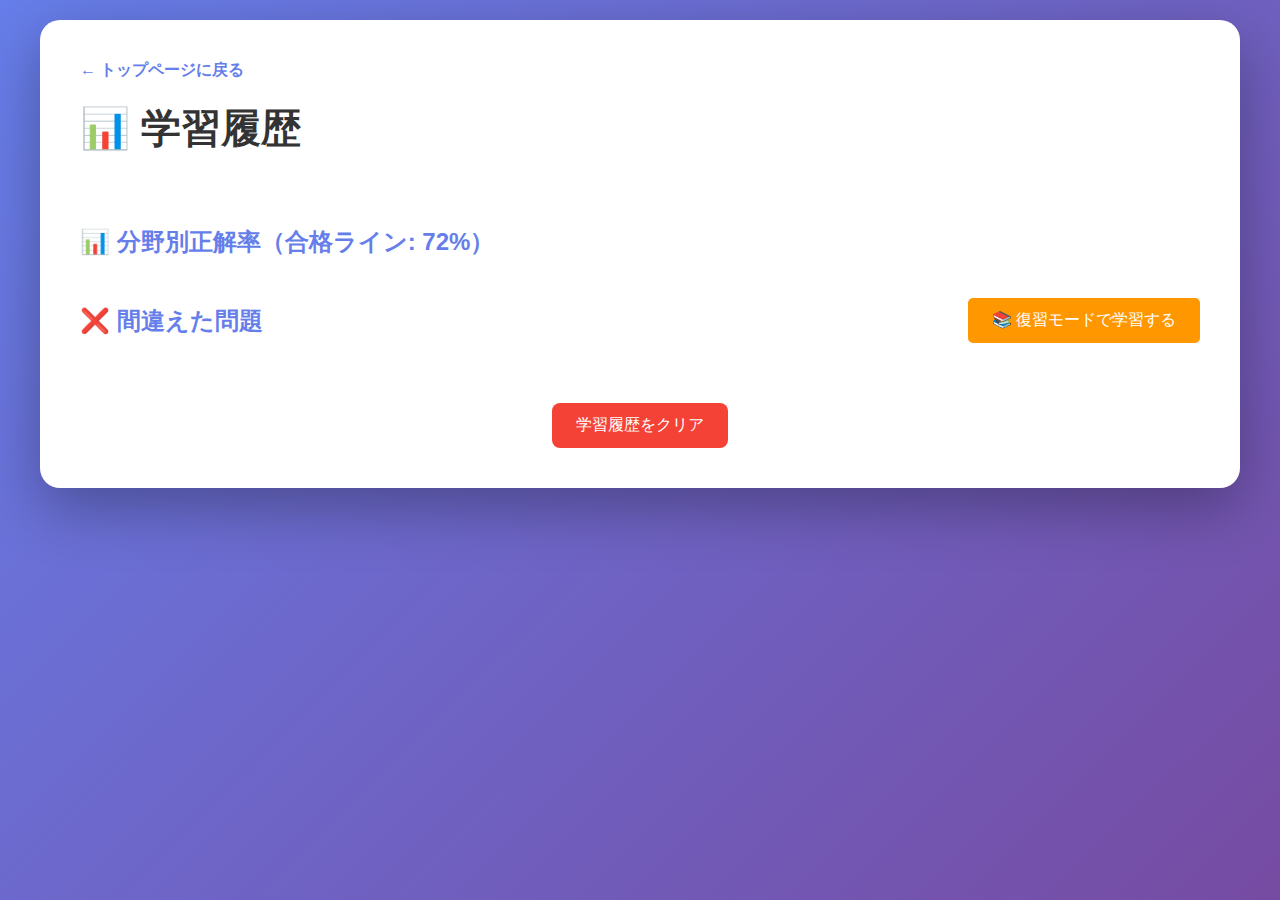
<file: history.html>
<!DOCTYPE html>
<html lang="ja">
<head>
    <meta charset="UTF-8">
    <meta name="viewport" content="width=device-width, initial-scale=1.0">
    <title>学習履歴 - G検定 学習アプリ</title>
    <link rel="stylesheet" href="styles.css">
    <style>
        .history-container {
            max-width: 1200px;
            margin: 0 auto;
            background: white;
            border-radius: 20px;
            box-shadow: 0 20px 60px rgba(0,0,0,0.3);
            padding: 40px;
        }
        
        .stats-grid {
            display: grid;
            grid-template-columns: repeat(auto-fit, minmax(200px, 1fr));
            gap: 20px;
            margin-bottom: 40px;
        }
        
        .stat-card {
            background: linear-gradient(135deg, #667eea 0%, #764ba2 100%);
            color: white;
            padding: 25px;
            border-radius: 15px;
            text-align: center;
        }
        
        .stat-card h3 {
            font-size: 2em;
            margin-bottom: 10px;
        }
        
        .stat-card p {
            font-size: 0.9em;
            opacity: 0.9;
        }
        
        .category-section {
            margin-bottom: 40px;
            padding: 25px;
            background: #f9f9f9;
            border-radius: 10px;
        }
        
        .category-section h3 {
            color: #667eea;
            margin-bottom: 20px;
            font-size: 1.5em;
        }
        
        .wrong-questions-list {
            list-style: none;
        }
        
        .wrong-question-item {
            background: white;
            padding: 15px;
            margin-bottom: 15px;
            border-radius: 8px;
            border-left: 4px solid #f44336;
            box-shadow: 0 2px 5px rgba(0,0,0,0.1);
        }
        
        .wrong-question-item.correct {
            border-left-color: #4caf50;
            background: #e8f5e9;
        }
        
        .wrong-question-item {
            transition: transform 0.2s;
        }
        
        .wrong-question-item:hover {
            transform: translateX(5px);
        }
        
        .question-info {
            display: flex;
            justify-content: space-between;
            align-items: center;
            margin-bottom: 10px;
        }
        
        .question-link {
            background: #667eea;
            color: white;
            padding: 8px 16px;
            border-radius: 5px;
            text-decoration: none;
            font-size: 0.9em;
        }
        
        .question-link:hover {
            background: #5568d3;
        }
        
        .answer-info {
            font-size: 0.9em;
            color: #666;
        }
        
        .answer-info .correct-answer {
            color: #4caf50;
            font-weight: bold;
        }
        
        .answer-info .wrong-answer {
            color: #f44336;
        }
        
        .clear-btn {
            background: #f44336;
            color: white;
            border: none;
            padding: 12px 24px;
            border-radius: 8px;
            cursor: pointer;
            font-size: 1em;
            margin-top: 20px;
        }
        
        .clear-btn:hover {
            background: #d32f2f;
        }
        
        .no-data {
            text-align: center;
            padding: 40px;
            color: #999;
        }
        
        .accuracy-chart-item {
            margin-bottom: 20px;
            padding: 15px;
            background: white;
            border-radius: 8px;
            box-shadow: 0 2px 5px rgba(0,0,0,0.1);
        }
        
        .accuracy-chart-header {
            display: flex;
            justify-content: space-between;
            align-items: center;
            margin-bottom: 10px;
        }
        
        .accuracy-chart-label {
            font-weight: bold;
            color: #333;
            font-size: 1em;
        }
        
        .accuracy-chart-percentage {
            font-weight: bold;
            font-size: 1.1em;
            color: #667eea;
        }
        
        .accuracy-chart-bar-container {
            width: 100%;
            height: 30px;
            background: #e0e0e0;
            border-radius: 15px;
            overflow: hidden;
            position: relative;
            margin-top: 8px;
        }
        
        .accuracy-chart-bar {
            height: 100%;
            border-radius: 15px;
            transition: width 0.5s ease;
            display: flex;
            align-items: center;
            justify-content: flex-end;
            padding-right: 10px;
            color: white;
            font-weight: bold;
            font-size: 0.9em;
        }
        
        .accuracy-chart-bar.pass {
            background: linear-gradient(90deg, #4caf50 0%, #66bb6a 100%);
        }
        
        .accuracy-chart-bar.fail {
            background: linear-gradient(90deg, #f44336 0%, #ef5350 100%);
        }
        
        .accuracy-chart-pass-line {
            position: absolute;
            left: 72%;
            top: 0;
            bottom: 0;
            width: 2px;
            background: #ff9800;
            z-index: 10;
        }
        
        .accuracy-chart-pass-label {
            position: absolute;
            left: 72%;
            top: -25px;
            transform: translateX(-50%);
            font-size: 0.75em;
            color: #ff9800;
            font-weight: bold;
            white-space: nowrap;
        }
    </style>
</head>
<body>
    <div class="history-container">
        <a href="index.html" class="back-link">← トップページに戻る</a>
        
        <h1>📊 学習履歴</h1>
        
        <div class="stats-grid" id="statsGrid">
            <!-- 統計情報がここに表示されます -->
        </div>
        
        <div id="accuracyChartSection" style="margin-bottom: 40px;">
            <h2 style="color: #667eea; margin-bottom: 20px;">📊 分野別正解率（合格ライン: 72%）</h2>
            <div id="accuracyChart">
                <!-- 正解率グラフがここに表示されます -->
            </div>
        </div>
        
        <div id="wrongQuestionsSection">
            <div style="display: flex; justify-content: space-between; align-items: center; margin-bottom: 20px; flex-wrap: wrap; gap: 10px;">
                <h2 style="color: #667eea; margin: 0;">❌ 間違えた問題</h2>
                <a href="review.html" class="question-link" style="background: #ff9800; font-size: 1em; padding: 12px 24px;">
                    📚 復習モードで学習する
                </a>
            </div>
            <div id="wrongQuestionsList">
                <!-- 間違えた問題がここに表示されます -->
            </div>
        </div>
        
        <div style="text-align: center; margin-top: 40px;">
            <button class="clear-btn" onclick="clearHistory()">学習履歴をクリア</button>
        </div>
    </div>
    
    <script src="script.js"></script>
    <script>
        const categoryNames = {
            'category1': '① 人工知能とは',
            'category2': '② 人工知能をめぐる動向',
            'category3': '③ 機械学習の概要',
            'category4': '④ ディープラーニングの概要',
            'category5': '⑤ ディープラーニングの要素技術',
            'category6': '⑥ ディープラーニングの応用例',
            'category7': '⑦ AIの社会実装に向けて',
            'category8': '⑧ AIに必要な数理・統計知識',
            'category9': '⑨ AIに関する法律と契約',
            'category10': '⑩ AI倫理・AIガバナンス'
        };
        
        function loadHistory() {
            const history = StudyHistory.getHistory();
            const allProgress = StudyHistory.getAllProgress();
            
            // 統計情報を計算
            let totalQuestions = 0;
            let totalCorrect = 0;
            let totalWrong = 0;
            let studiedCategories = 0;
            
            Object.keys(history).forEach(category => {
                if (history[category] && history[category].totalQuestions > 0) {
                    studiedCategories++;
                    totalQuestions += history[category].totalQuestions;
                    totalCorrect += history[category].correctAnswers;
                    totalWrong += (history[category].totalQuestions - history[category].correctAnswers);
                }
            });
            
            const overallProgress = totalQuestions > 0 ? Math.round((totalCorrect / totalQuestions) * 100) : 0;
            
            // 統計カードを表示
            const statsGrid = document.getElementById('statsGrid');
            statsGrid.innerHTML = `
                <div class="stat-card">
                    <h3>${overallProgress}%</h3>
                    <p>全体の正答率</p>
                </div>
                <div class="stat-card">
                    <h3>${totalQuestions}</h3>
                    <p>回答済み問題数</p>
                </div>
                <div class="stat-card">
                    <h3>${totalCorrect}</h3>
                    <p>正解数</p>
                </div>
                <div class="stat-card">
                    <h3>${totalWrong}</h3>
                    <p>間違い数</p>
                </div>
                <div class="stat-card">
                    <h3>${studiedCategories}</h3>
                    <p>学習済み分野</p>
                </div>
            `;
            
            // 正解率グラフを表示
            displayAccuracyChart();
            
            // 間違えた問題を収集
            const wrongQuestions = [];
            Object.keys(history).forEach(category => {
                if (history[category] && history[category].questions) {
                    history[category].questions.forEach((question, index) => {
                        if (question && !question.isCorrect) {
                            wrongQuestions.push({
                                category: category,
                                categoryName: categoryNames[category] || category,
                                questionIndex: index,
                                selectedAnswer: question.selectedAnswer,
                                correctAnswer: question.correctAnswer,
                                timestamp: question.timestamp
                            });
                        }
                    });
                }
            });
            
            // 間違えた問題を表示
            const wrongQuestionsList = document.getElementById('wrongQuestionsList');
            if (wrongQuestions.length === 0) {
                wrongQuestionsList.innerHTML = '<div class="no-data">間違えた問題はありません。素晴らしいです！🎉</div>';
            } else {
                // 最新の間違いから順に表示
                wrongQuestions.sort((a, b) => new Date(b.timestamp) - new Date(a.timestamp));
                
                wrongQuestionsList.innerHTML = wrongQuestions.map((item, idx) => {
                    const date = new Date(item.timestamp);
                    const dateStr = date.toLocaleDateString('ja-JP') + ' ' + date.toLocaleTimeString('ja-JP', {hour: '2-digit', minute: '2-digit'});
                    
                    return `
                        <div class="wrong-question-item">
                            <div class="question-info">
                                <div>
                                    <strong style="color: #f44336;">❌ ${item.categoryName}</strong> - 問題 #${item.questionIndex + 1}
                                </div>
                                <a href="${item.category}.html#question-${item.questionIndex}" class="question-link">問題を見る</a>
                            </div>
                            <div class="answer-info">
                                <span class="wrong-answer" style="background: #ffebee; padding: 4px 8px; border-radius: 4px; margin-right: 10px;">あなたの回答: ${item.selectedAnswer}</span> 
                                <span class="correct-answer" style="background: #e8f5e9; padding: 4px 8px; border-radius: 4px;">正解: ${item.correctAnswer}</span>
                            </div>
                            <div style="font-size: 0.85em; color: #999; margin-top: 5px;">📅 ${dateStr}</div>
                        </div>
                    `;
                }).join('');
            }
        }
        
        function clearHistory() {
            if (confirm('学習履歴を全て削除しますか？この操作は取り消せません。')) {
                StudyHistory.clearHistory();
                alert('学習履歴を削除しました。');
                loadHistory();
            }
        }
        
        // 正解率グラフを表示
        function displayAccuracyChart() {
            const accuracyRates = StudyHistory.getAllAccuracyRates();
            const chartContainer = document.getElementById('accuracyChart');
            const PASS_LINE = 72; // 合格ライン
            
            let hasData = false;
            let chartHTML = '';
            
            Object.keys(categoryNames).forEach(category => {
                const rate = accuracyRates[category];
                if (rate !== null) {
                    hasData = true;
                    const isPass = rate >= PASS_LINE;
                    const barClass = isPass ? 'pass' : 'fail';
                    
                    chartHTML += `
                        <div class="accuracy-chart-item">
                            <div class="accuracy-chart-header">
                                <span class="accuracy-chart-label">${categoryNames[category]}</span>
                                <span class="accuracy-chart-percentage">${rate}%</span>
                            </div>
                            <div class="accuracy-chart-bar-container">
                                <div class="accuracy-chart-pass-line"></div>
                                <div class="accuracy-chart-pass-label">合格ライン 72%</div>
                                <div class="accuracy-chart-bar ${barClass}" style="width: ${rate}%">
                                    ${rate >= 10 ? rate + '%' : ''}
                                </div>
                            </div>
                        </div>
                    `;
                }
            });
            
            if (!hasData) {
                chartContainer.innerHTML = '<div class="no-data">まだ回答データがありません。問題に回答すると正解率が表示されます。</div>';
            } else {
                chartContainer.innerHTML = chartHTML;
            }
        }
        
        // ページ読み込み時に履歴を表示
        document.addEventListener('DOMContentLoaded', loadHistory);
    </script>
</body>
</html>
</file>
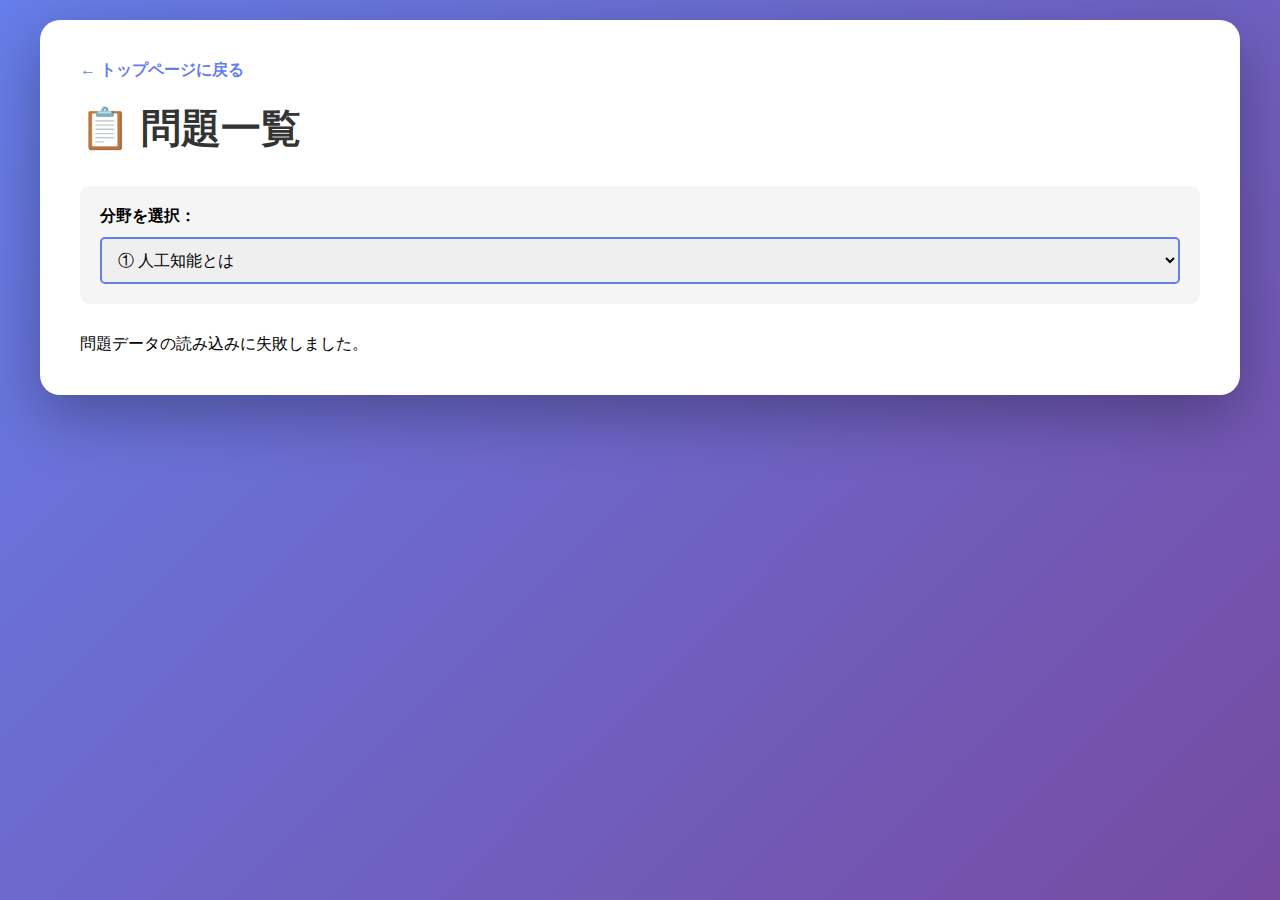
<file: question-list.html>
<!DOCTYPE html>
<html lang="ja">
<head>
    <meta charset="UTF-8">
    <meta name="viewport" content="width=device-width, initial-scale=1.0">
    <title>問題一覧 - G検定 学習アプリ</title>
    <link rel="stylesheet" href="styles.css">
    <style>
        .question-list-container {
            max-width: 1200px;
            margin: 0 auto;
            background: white;
            border-radius: 20px;
            box-shadow: 0 20px 60px rgba(0,0,0,0.3);
            padding: 40px;
        }
        
        .question-list-item {
            background: #f9f9f9;
            padding: 20px;
            margin-bottom: 20px;
            border-radius: 10px;
            border-left: 4px solid #667eea;
        }
        
        .question-list-item.wrong {
            border-left-color: #f44336;
            background: #ffebee;
        }
        
        .question-list-item.correct {
            border-left-color: #4caf50;
            background: #e8f5e9;
        }
        
        .question-number {
            font-size: 1.2em;
            font-weight: bold;
            color: #667eea;
            margin-bottom: 10px;
        }
        
        .question-text-list {
            font-size: 1.1em;
            margin-bottom: 15px;
            line-height: 1.6;
        }
        
        .answer-section {
            background: white;
            padding: 15px;
            border-radius: 8px;
            margin-top: 10px;
        }
        
        .correct-answer {
            color: #4caf50;
            font-weight: bold;
            font-size: 1.1em;
            margin-bottom: 10px;
        }
        
        .explanation {
            color: #666;
            line-height: 1.6;
            margin-top: 10px;
        }
        
        .category-selector {
            margin-bottom: 30px;
            padding: 20px;
            background: #f5f5f5;
            border-radius: 10px;
        }
        
        .category-selector select {
            width: 100%;
            padding: 12px;
            font-size: 1em;
            border-radius: 5px;
            border: 2px solid #667eea;
        }
    </style>
</head>
<body>
    <div class="question-list-container">
        <a href="index.html" class="back-link">← トップページに戻る</a>
        
        <h1>📋 問題一覧</h1>
        
        <div class="category-selector">
            <label for="categorySelect" style="display: block; margin-bottom: 10px; font-weight: bold;">分野を選択：</label>
            <select id="categorySelect" onchange="loadQuestionList()">
                <option value="category1">① 人工知能とは</option>
                <option value="category2">② 人工知能をめぐる動向</option>
                <option value="category3">③ 機械学習の概要</option>
                <option value="category4">④ ディープラーニングの概要</option>
                <option value="category5">⑤ ディープラーニングの要素技術</option>
                <option value="category6">⑥ ディープラーニングの応用例</option>
                <option value="category7">⑦ AIの社会実装に向けて</option>
                <option value="category8">⑧ AIに必要な数理・統計知識</option>
                <option value="category9">⑨ AIに関する法律と契約</option>
                <option value="category10">⑩ AI倫理・AIガバナンス</option>
            </select>
        </div>
        
        <div id="questionList">
            <!-- 問題一覧がここに表示されます -->
        </div>
    </div>
    
    <script src="script.js"></script>
    <script>
        const categoryNames = {
            'category1': '① 人工知能とは',
            'category2': '② 人工知能をめぐる動向',
            'category3': '③ 機械学習の概要',
            'category4': '④ ディープラーニングの概要',
            'category5': '⑤ ディープラーニングの要素技術',
            'category6': '⑥ ディープラーニングの応用例',
            'category7': '⑦ AIの社会実装に向けて',
            'category8': '⑧ AIに必要な数理・統計知識',
            'category9': '⑨ AIに関する法律と契約',
            'category10': '⑩ AI倫理・AIガバナンス'
        };
        
        // URLパラメータからカテゴリーを取得
        function getCategoryFromURL() {
            const urlParams = new URLSearchParams(window.location.search);
            return urlParams.get('category') || 'category1';
        }
        
        // 問題一覧を読み込む
        function loadQuestionList() {
            const category = document.getElementById('categorySelect').value;
            const questionListDiv = document.getElementById('questionList');
            
            // カテゴリーページを読み込んで問題を抽出
            fetch(`${category}.html`)
                .then(response => response.text())
                .then(html => {
                    const parser = new DOMParser();
                    const doc = parser.parseFromString(html, 'text/html');
                    const questions = doc.querySelectorAll('.question');
                    
                    let htmlContent = `<h2 style="color: #667eea; margin-bottom: 20px;">${categoryNames[category]} - 問題一覧（全${questions.length}問）</h2>`;
                    htmlContent += '<p style="margin-bottom: 20px; color: #666;">各問題の正解と説明を確認できます。間違えやすい問題を重点的に復習しましょう。</p>';
                    
                    if (questions.length === 0) {
                        htmlContent += '<div class="no-data">問題が見つかりませんでした。</div>';
                    } else {
                        questions.forEach((question, index) => {
                            const questionText = question.querySelector('.question-text')?.textContent || question.querySelector('.question-text')?.innerHTML || '';
                            const result = question.querySelector('.result');
                            const correctAnswer = result?.querySelector('strong')?.textContent || '';
                            const explanation = result?.textContent?.replace(correctAnswer, '').trim() || '';
                            
                            // 学習履歴から回答状況を取得
                            const history = StudyHistory.getHistory();
                            const categoryHistory = history[category] || { questions: [] };
                            const questionHistory = categoryHistory.questions?.[index];
                            const isWrong = questionHistory && !questionHistory.isCorrect;
                            const itemClass = isWrong ? 'wrong' : (questionHistory?.isCorrect ? 'correct' : '');
                            
                            htmlContent += `
                                <div class="question-list-item ${itemClass}">
                                    <div class="question-number">問題 ${index + 1}${isWrong ? ' ❌' : questionHistory?.isCorrect ? ' ✓' : ''}</div>
                                    <div class="question-text-list">${questionText}</div>
                                    <div class="answer-section">
                                        <div class="correct-answer">${correctAnswer || '正解情報なし'}</div>
                                        <div class="explanation">${explanation || '説明情報なし'}</div>
                                    </div>
                                </div>
                            `;
                        });
                    }
                    
                    questionListDiv.innerHTML = htmlContent;
                })
                .catch(error => {
                    questionListDiv.innerHTML = '<div class="no-data">問題データの読み込みに失敗しました。</div>';
                    console.error('Error loading questions:', error);
                });
        }
        
        // ページ読み込み時
        document.addEventListener('DOMContentLoaded', function() {
            const category = getCategoryFromURL();
            document.getElementById('categorySelect').value = category;
            loadQuestionList();
        });
    </script>
</body>
</html>
</file>
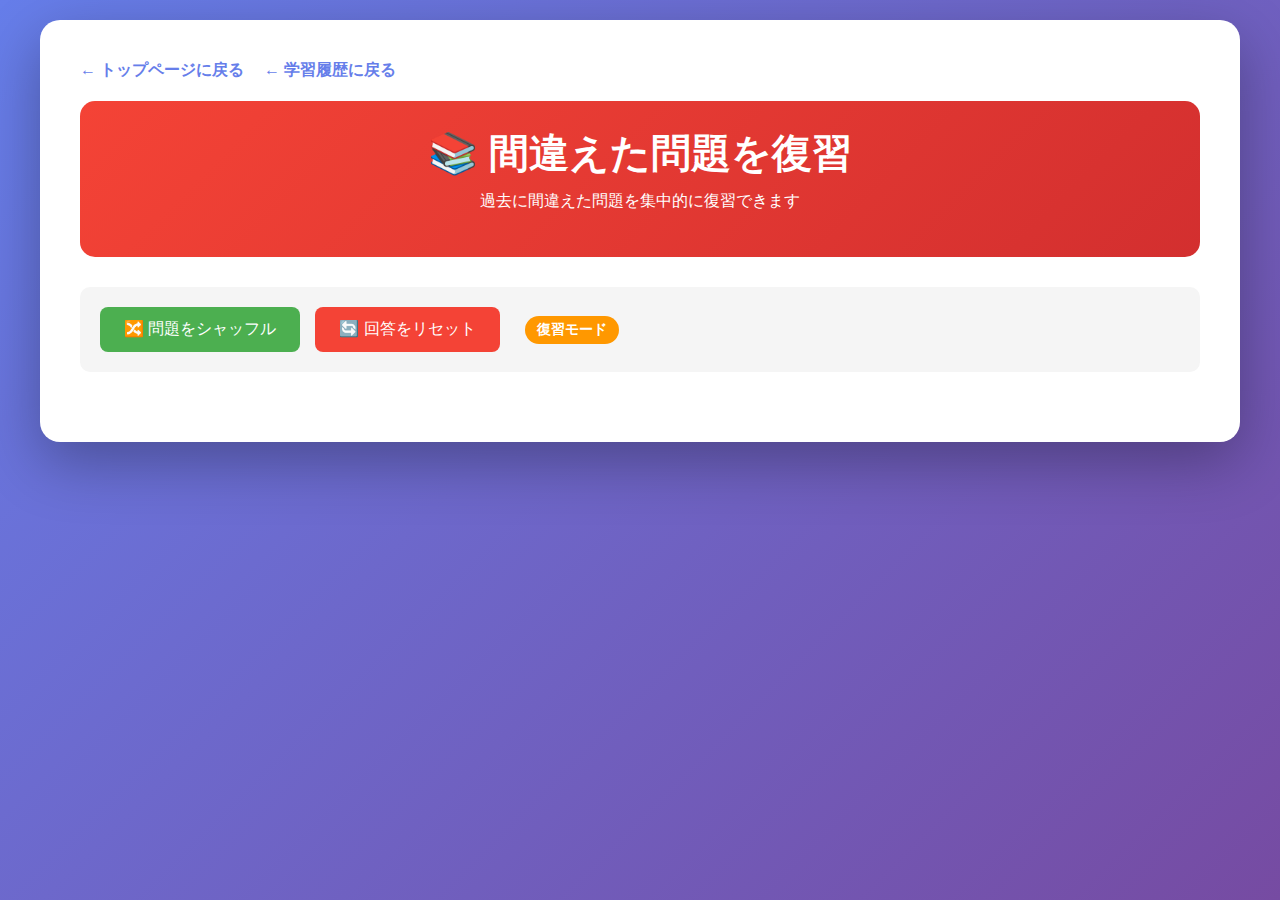
<file: review.html>
<!DOCTYPE html>
<html lang="ja">
<head>
    <meta charset="UTF-8">
    <meta name="viewport" content="width=device-width, initial-scale=1.0">
    <title>間違えた問題を復習 - G検定 学習アプリ</title>
    <link rel="stylesheet" href="styles.css">
    <style>
        .review-container {
            max-width: 1200px;
            margin: 0 auto;
            background: white;
            border-radius: 20px;
            box-shadow: 0 20px 60px rgba(0,0,0,0.3);
            padding: 40px;
        }
        
        .review-header {
            background: linear-gradient(135deg, #f44336 0%, #d32f2f 100%);
            color: white;
            padding: 25px;
            border-radius: 15px;
            margin-bottom: 30px;
            text-align: center;
        }
        
        .review-header h1 {
            color: white;
            margin-bottom: 10px;
        }
        
        .review-stats {
            display: flex;
            justify-content: center;
            gap: 30px;
            margin-top: 20px;
            flex-wrap: wrap;
        }
        
        .review-stat {
            text-align: center;
        }
        
        .review-stat-number {
            font-size: 2em;
            font-weight: bold;
            margin-bottom: 5px;
        }
        
        .review-stat-label {
            font-size: 0.9em;
            opacity: 0.9;
        }
        
        .review-controls {
            background: #f5f5f5;
            padding: 20px;
            border-radius: 10px;
            margin-bottom: 30px;
            display: flex;
            gap: 15px;
            flex-wrap: wrap;
            align-items: center;
        }
        
        .review-controls button {
            background: #667eea;
            color: white;
            border: none;
            padding: 12px 24px;
            border-radius: 8px;
            cursor: pointer;
            font-size: 1em;
            transition: background 0.3s;
        }
        
        .review-controls button:hover {
            background: #5568d3;
        }
        
        .review-controls button.secondary {
            background: #4caf50;
        }
        
        .review-controls button.secondary:hover {
            background: #45a049;
        }
        
        .review-controls button.danger {
            background: #f44336;
        }
        
        .review-controls button.danger:hover {
            background: #d32f2f;
        }
        
        .review-mode-badge {
            display: inline-block;
            background: #ff9800;
            color: white;
            padding: 5px 12px;
            border-radius: 20px;
            font-size: 0.85em;
            font-weight: bold;
            margin-left: 10px;
        }
        
        .no-wrong-questions {
            text-align: center;
            padding: 60px 20px;
            color: #666;
        }
        
        .no-wrong-questions h2 {
            color: #4caf50;
            margin-bottom: 15px;
        }
        
        .question.review-mode {
            border: 3px solid #f44336;
        }
        
        .question.review-mode.correct-now {
            border-color: #4caf50;
        }
    </style>
</head>
<body>
    <div class="review-container">
        <a href="index.html" class="back-link">← トップページに戻る</a>
        <a href="history.html" class="back-link" style="margin-left: 15px;">← 学習履歴に戻る</a>
        
        <div class="review-header">
            <h1>📚 間違えた問題を復習</h1>
            <p>過去に間違えた問題を集中的に復習できます</p>
            <div class="review-stats" id="reviewStats">
                <!-- 統計情報がここに表示されます -->
            </div>
        </div>
        
        <div class="review-controls">
            <button onclick="shuffleQuestions()" class="secondary">🔀 問題をシャッフル</button>
            <button onclick="resetReviewAnswers()" class="danger">🔄 回答をリセット</button>
            <span class="review-mode-badge">復習モード</span>
        </div>
        
        <div id="reviewQuestionsContainer">
            <!-- 間違えた問題がここに表示されます -->
        </div>
    </div>
    
    <script src="script.js"></script>
    <script>
        const categoryNames = {
            'category1': '① 人工知能とは',
            'category2': '② 人工知能をめぐる動向',
            'category3': '③ 機械学習の概要',
            'category4': '④ ディープラーニングの概要',
            'category5': '⑤ ディープラーニングの要素技術',
            'category6': '⑥ ディープラーニングの応用例',
            'category7': '⑦ AIの社会実装に向けて',
            'category8': '⑧ AIに必要な数理・統計知識',
            'category9': '⑨ AIに関する法律と契約',
            'category10': '⑩ AI倫理・AIガバナンス'
        };
        
        let wrongQuestions = [];
        let currentQuestions = [];
        
        // 間違えた問題を読み込む
        function loadWrongQuestions() {
            const history = StudyHistory.getHistory();
            wrongQuestions = [];
            
            Object.keys(history).forEach(category => {
                if (history[category] && history[category].questions) {
                    history[category].questions.forEach((question, index) => {
                        if (question && !question.isCorrect) {
                            wrongQuestions.push({
                                category: category,
                                categoryName: categoryNames[category] || category,
                                questionIndex: index,
                                selectedAnswer: question.selectedAnswer,
                                correctAnswer: question.correctAnswer,
                                timestamp: question.timestamp
                            });
                        }
                    });
                }
            });
            
            // 最新の間違いから順に表示
            wrongQuestions.sort((a, b) => new Date(b.timestamp) - new Date(a.timestamp));
            currentQuestions = [...wrongQuestions];
            
            updateStats();
            displayQuestions();
        }
        
        // 統計情報を更新
        function updateStats() {
            const statsDiv = document.getElementById('reviewStats');
            const totalWrong = wrongQuestions.length;
            const reviewed = wrongQuestions.filter(q => {
                const history = StudyHistory.getHistory();
                if (history[q.category] && history[q.category].questions[q.questionIndex]) {
                    return history[q.category].questions[q.questionIndex].isCorrect;
                }
                return false;
            }).length;
            
            statsDiv.innerHTML = `
                <div class="review-stat">
                    <div class="review-stat-number">${totalWrong}</div>
                    <div class="review-stat-label">間違えた問題数</div>
                </div>
                <div class="review-stat">
                    <div class="review-stat-number">${reviewed}</div>
                    <div class="review-stat-label">復習済み（正解）</div>
                </div>
                <div class="review-stat">
                    <div class="review-stat-number">${totalWrong - reviewed}</div>
                    <div class="review-stat-label">残り</div>
                </div>
            `;
        }
        
        // 問題を表示
        function displayQuestions() {
            const container = document.getElementById('reviewQuestionsContainer');
            
            if (currentQuestions.length === 0) {
                container.innerHTML = `
                    <div class="no-wrong-questions">
                        <h2>🎉 素晴らしい！</h2>
                        <p>間違えた問題はありません。すべて正解できています！</p>
                        <a href="index.html" class="history-link" style="display: inline-block; margin-top: 20px;">トップページに戻る</a>
                    </div>
                `;
                return;
            }
            
            let html = '';
            currentQuestions.forEach((item, idx) => {
                html += `
                    <div class="question review-mode" id="review-question-${idx}" data-category="${item.category}" data-index="${item.questionIndex}">
                        <div style="background: #fff3cd; padding: 10px; border-radius: 5px; margin-bottom: 15px; font-size: 0.9em;">
                            <strong>${item.categoryName}</strong> - 問題 #${item.questionIndex + 1} | 
                            前回の回答: <span style="color: #f44336; font-weight: bold;">${item.selectedAnswer}</span> | 
                            正解: <span style="color: #4caf50; font-weight: bold;">${item.correctAnswer}</span>
                        </div>
                        <div class="question-text" id="question-text-${idx}">
                            <!-- 問題文がここに読み込まれます -->
                        </div>
                        <ul class="options" id="options-${idx}">
                            <!-- 選択肢がここに読み込まれます -->
                        </ul>
                        <button class="answer-btn" onclick="checkReviewAnswer(this, ${idx}, '${item.correctAnswer}')">答えを確認</button>
                        <div class="result" id="result-${idx}">
                            <!-- 結果がここに表示されます -->
                        </div>
                    </div>
                `;
            });
            
            container.innerHTML = html;
            
            // 各問題を読み込む
            currentQuestions.forEach((item, idx) => {
                loadQuestionContent(item.category, item.questionIndex, idx);
            });
        }
        
        // 問題の内容を読み込む
        function loadQuestionContent(category, questionIndex, displayIndex) {
            fetch(`${category}.html`)
                .then(response => response.text())
                .then(html => {
                    const parser = new DOMParser();
                    const doc = parser.parseFromString(html, 'text/html');
                    const questions = doc.querySelectorAll('.question');
                    
                    if (questions[questionIndex]) {
                        const question = questions[questionIndex];
                        const questionText = question.querySelector('.question-text');
                        const options = question.querySelectorAll('.options li');
                        const result = question.querySelector('.result');
                        
                        // 問題文を表示
                        const questionTextDiv = document.getElementById(`question-text-${displayIndex}`);
                        if (questionTextDiv && questionText) {
                            questionTextDiv.innerHTML = questionText.innerHTML;
                        }
                        
                        // 選択肢を表示
                        const optionsUl = document.getElementById(`options-${displayIndex}`);
                        if (optionsUl) {
                            optionsUl.innerHTML = '';
                            options.forEach(option => {
                                const li = document.createElement('li');
                                li.setAttribute('data-option', option.getAttribute('data-option'));
                                li.textContent = option.textContent;
                                li.addEventListener('click', function() {
                                    const questionEl = this.closest('.question');
                                    questionEl.querySelectorAll('.options li').forEach(li => {
                                        li.classList.remove('selected');
                                    });
                                    this.classList.add('selected');
                                });
                                optionsUl.appendChild(li);
                            });
                        }
                        
                        // 結果を表示（既に回答済みの場合）
                        const history = StudyHistory.getHistory();
                        if (history[category] && history[category].questions[questionIndex]) {
                            const questionData = history[category].questions[questionIndex];
                            if (questionData.answered) {
                                const resultDiv = document.getElementById(`result-${displayIndex}`);
                                const questionEl = document.getElementById(`review-question-${displayIndex}`);
                                
                                if (resultDiv && result) {
                                    resultDiv.innerHTML = result.innerHTML;
                                    resultDiv.style.display = 'block';
                                    if (questionData.isCorrect) {
                                        resultDiv.classList.add('correct');
                                        resultDiv.classList.remove('incorrect');
                                        questionEl.classList.add('correct-now');
                                    } else {
                                        resultDiv.classList.add('incorrect');
                                        resultDiv.classList.remove('correct');
                                    }
                                }
                                
                                // 選択肢の色を設定
                                const options = questionEl.querySelectorAll('.options li');
                                options.forEach(option => {
                                    const optionValue = option.getAttribute('data-option');
                                    if (optionValue === questionData.correctAnswer) {
                                        option.classList.add('correct');
                                    } else if (optionValue === questionData.selectedAnswer && !questionData.isCorrect) {
                                        option.classList.add('incorrect');
                                    }
                                });
                                
                                // ボタンを無効化
                                const button = questionEl.querySelector('.answer-btn');
                                if (button) {
                                    button.disabled = true;
                                    button.style.opacity = '0.6';
                                    button.textContent = questionData.isCorrect ? '✓ 正解しました！' : '✗ 不正解';
                                }
                            }
                        }
                    }
                })
                .catch(error => {
                    console.error('Error loading question:', error);
                });
        }
        
        // 復習モードでの回答確認
        function checkReviewAnswer(button, displayIndex, correctAnswer) {
            const question = button.closest('.question');
            const selected = question.querySelector('.options li.selected');
            const result = question.querySelector('.result');
            const options = question.querySelectorAll('.options li');
            
            if (!selected) {
                alert('選択肢を選んでください');
                return;
            }
            
            const selectedAnswer = selected.getAttribute('data-option');
            const isCorrect = selectedAnswer === correctAnswer;
            const category = question.getAttribute('data-category');
            const questionIndex = parseInt(question.getAttribute('data-index'));
            
            // 学習履歴に記録
            StudyHistory.recordAnswer(category, questionIndex, isCorrect, selectedAnswer, correctAnswer);
            
            // 問題全体の背景色を変更
            question.classList.remove('answered-correct', 'answered-incorrect');
            if (isCorrect) {
                question.classList.add('answered-correct', 'correct-now');
            } else {
                question.classList.add('answered-incorrect');
            }
            
            // 選択肢の色を変更
            options.forEach(option => {
                option.classList.remove('correct', 'incorrect', 'selected');
                const optionValue = option.getAttribute('data-option');
                if (optionValue === correctAnswer) {
                    option.classList.add('correct');
                } else if (optionValue === selectedAnswer && selectedAnswer !== correctAnswer) {
                    option.classList.add('incorrect');
                }
            });
            
            // 答えを表示
            result.style.display = 'block';
            if (isCorrect) {
                result.classList.add('correct');
                result.classList.remove('incorrect');
            } else {
                result.classList.add('incorrect');
                result.classList.remove('correct');
            }
            
            // 問題の説明を読み込んで表示
            fetch(`${category}.html`)
                .then(response => response.text())
                .then(html => {
                    const parser = new DOMParser();
                    const doc = parser.parseFromString(html, 'text/html');
                    const questions = doc.querySelectorAll('.question');
                    if (questions[questionIndex]) {
                        const originalResult = questions[questionIndex].querySelector('.result');
                        if (originalResult) {
                            result.innerHTML = originalResult.innerHTML;
                        }
                    }
                });
            
            // ボタンを無効化
            button.disabled = true;
            button.style.opacity = '0.6';
            button.textContent = isCorrect ? '✓ 正解しました！' : '✗ 不正解';
            
            // 統計を更新
            updateStats();
        }
        
        // 問題をシャッフル
        function shuffleQuestions() {
            currentQuestions = [...wrongQuestions];
            for (let i = currentQuestions.length - 1; i > 0; i--) {
                const j = Math.floor(Math.random() * (i + 1));
                [currentQuestions[i], currentQuestions[j]] = [currentQuestions[j], currentQuestions[i]];
            }
            displayQuestions();
        }
        
        // 復習の回答をリセット
        function resetReviewAnswers() {
            if (confirm('復習モードでの回答をリセットしますか？学習履歴からも削除されます。')) {
                wrongQuestions.forEach(item => {
                    const history = StudyHistory.getHistory();
                    if (history[item.category] && history[item.category].questions[item.questionIndex]) {
                        // 間違えた問題として残す（isCorrectをfalseに戻す）
                        history[item.category].questions[item.questionIndex].isCorrect = false;
                        StudyHistory.saveHistory(history);
                    }
                });
                loadWrongQuestions();
            }
        }
        
        // ページ読み込み時に間違えた問題を読み込む
        document.addEventListener('DOMContentLoaded', loadWrongQuestions);
    </script>
</body>
</html>
</file>
<file: styles.css>
* {
    margin: 0;
    padding: 0;
    box-sizing: border-box;
}

body {
    font-family: 'Segoe UI', Tahoma, Geneva, Verdana, sans-serif;
    background: linear-gradient(135deg, #667eea 0%, #764ba2 100%);
    min-height: 100vh;
    padding: 20px;
}

.container {
    max-width: 1200px;
    margin: 0 auto;
    background: white;
    border-radius: 20px;
    box-shadow: 0 20px 60px rgba(0,0,0,0.3);
    padding: 40px;
}

.back-link {
    display: inline-block;
    margin-bottom: 20px;
    color: #667eea;
    text-decoration: none;
    font-weight: bold;
}

.back-link:hover {
    text-decoration: underline;
}

h1 {
    color: #333;
    margin-bottom: 30px;
    font-size: 2.5em;
}

.section {
    margin-bottom: 40px;
    padding: 30px;
    background: #f9f9f9;
    border-radius: 10px;
}

.section h2 {
    color: #667eea;
    margin-bottom: 20px;
    font-size: 1.8em;
    border-bottom: 3px solid #667eea;
    padding-bottom: 10px;
}

.goals {
    background: #e8f4f8;
    padding: 20px;
    border-radius: 10px;
    margin-bottom: 20px;
}

.goals h3 {
    color: #667eea;
    margin-bottom: 15px;
}

.goals ul {
    list-style-position: inside;
    line-height: 2;
}

.keywords {
    display: grid;
    grid-template-columns: repeat(auto-fill, minmax(250px, 1fr));
    gap: 15px;
    margin-top: 20px;
}

.keyword-item {
    background: white;
    padding: 15px;
    border-radius: 8px;
    border-left: 4px solid #667eea;
    box-shadow: 0 2px 5px rgba(0,0,0,0.1);
}

.keyword-item strong {
    color: #667eea;
    display: block;
    margin-bottom: 5px;
}

.quiz-section {
    margin-top: 40px;
}

.question {
    background: white;
    padding: 25px;
    border-radius: 10px;
    margin-bottom: 25px;
    box-shadow: 0 2px 10px rgba(0,0,0,0.1);
    transition: all 0.3s ease;
    border: 2px solid transparent;
}

.question.answered-correct {
    background: #e8f5e9;
    border-color: #4caf50;
    box-shadow: 0 4px 15px rgba(76, 175, 80, 0.2);
}

.question.answered-incorrect {
    background: #ffebee;
    border-color: #f44336;
    box-shadow: 0 4px 15px rgba(244, 67, 54, 0.2);
}

.question.answered-correct .question-text::before {
    content: "✓ ";
    color: #4caf50;
    font-weight: bold;
    font-size: 1.2em;
}

.question.answered-incorrect .question-text::before {
    content: "✗ ";
    color: #f44336;
    font-weight: bold;
    font-size: 1.2em;
}

.question-text {
    font-size: 1.1em;
    margin-bottom: 20px;
    font-weight: bold;
    color: #333;
}

.options {
    list-style: none;
}

.options li {
    padding: 12px;
    margin-bottom: 10px;
    background: #f5f5f5;
    border-radius: 5px;
    cursor: pointer;
    transition: background 0.3s;
}

.options li:hover {
    background: #e0e0e0;
}

.options li.selected {
    background: #667eea;
    color: white;
}

.options li.correct {
    background: #4caf50;
    color: white;
    font-weight: bold;
    box-shadow: 0 2px 8px rgba(76, 175, 80, 0.3);
    animation: correctPulse 0.5s ease;
}

.options li.incorrect {
    background: #f44336;
    color: white;
    font-weight: bold;
    box-shadow: 0 2px 8px rgba(244, 67, 54, 0.3);
    animation: incorrectShake 0.5s ease;
}

@keyframes correctPulse {
    0% { transform: scale(1); }
    50% { transform: scale(1.05); }
    100% { transform: scale(1); }
}

@keyframes incorrectShake {
    0%, 100% { transform: translateX(0); }
    25% { transform: translateX(-5px); }
    75% { transform: translateX(5px); }
}

.answer-btn {
    background: #667eea;
    color: white;
    border: none;
    padding: 12px 30px;
    border-radius: 5px;
    cursor: pointer;
    font-size: 1em;
    margin-top: 15px;
}

.answer-btn:hover {
    background: #5568d3;
}

.next-question-btn {
    background: #667eea;
    color: white;
    border: none;
    padding: 12px 30px;
    border-radius: 5px;
    cursor: pointer;
    font-size: 1em;
    margin-top: 15px;
    display: block;
    transition: background 0.3s;
}

.next-question-btn:hover {
    background: #5568d3;
    transform: translateY(-2px);
    box-shadow: 0 4px 8px rgba(102, 126, 234, 0.3);
}

.result {
    margin-top: 15px;
    padding: 15px;
    border-radius: 5px;
    display: none;
}

.result.correct {
    background: #d4edda;
    color: #155724;
    border: 1px solid #c3e6cb;
}

.result.incorrect {
    background: #f8d7da;
    color: #721c24;
    border: 1px solid #f5c6cb;
}

.wrong-questions-link {
    transition: background 0.3s;
}

.wrong-questions-link:hover {
    background: #d32f2f !important;
}

.progress-display {
    background: #e8f4f8;
    padding: 15px;
    border-radius: 8px;
    margin-bottom: 20px;
}

.progress-display h4 {
    color: #667eea;
    margin-bottom: 10px;
}

.progress-bar-wrapper {
    width: 100%;
    height: 25px;
    background: #e0e0e0;
    border-radius: 12px;
    overflow: hidden;
    margin-bottom: 10px;
}

.progress-bar-wrapper .progress-bar-fill {
    height: 100%;
    background: linear-gradient(90deg, #667eea 0%, #764ba2 100%);
    transition: width 0.3s;
    display: flex;
    align-items: center;
    justify-content: center;
    color: white;
    font-size: 0.85em;
    font-weight: bold;
}

.settings-panel {
    background: #f5f5f5;
    padding: 20px;
    border-radius: 10px;
    margin-bottom: 30px;
}

.settings-panel h3 {
    color: #667eea;
    margin-bottom: 15px;
}

.setting-item {
    margin-bottom: 15px;
}

.setting-item label {
    display: flex;
    align-items: center;
    cursor: pointer;
}

.setting-item input[type="checkbox"] {
    margin-right: 10px;
    width: 20px;
    height: 20px;
    cursor: pointer;
}
</file>
